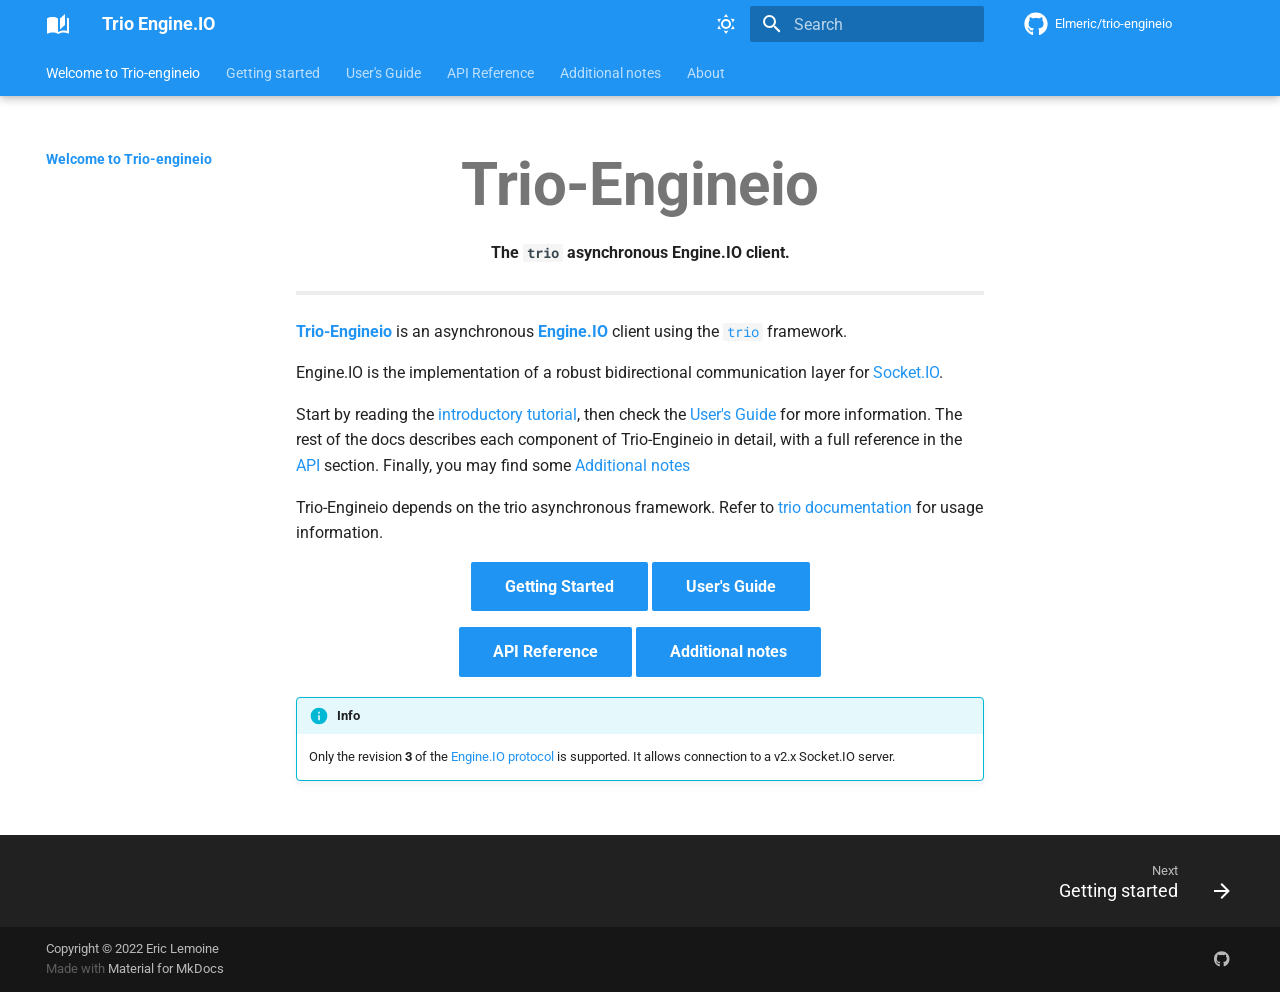
<file: index.html>
<!doctype html>
<html lang="en" class="no-js">
  <head>
    
      <meta charset="utf-8">
      <meta name="viewport" content="width=device-width,initial-scale=1">
      
        <meta name="description" content="An asynchronous Engine.IO client using the trio framework.">
      
      
      
        <link rel="canonical" href="https://Elmeric.github.io/trio-engineio/">
      
      <link rel="icon" href="assets/images/favicon.png">
      <meta name="generator" content="mkdocs-1.4.2, mkdocs-material-8.5.10">
    
    
      
        <title>Trio Engine.IO</title>
      
    
    
      <link rel="stylesheet" href="assets/stylesheets/main.472b142f.min.css">
      
        
        <link rel="stylesheet" href="assets/stylesheets/palette.08040f6c.min.css">
        
      
      

    
    
    
      
        
        
        <link rel="preconnect" href="https://fonts.gstatic.com" crossorigin>
        <link rel="stylesheet" href="https://fonts.googleapis.com/css?family=Roboto:300,300i,400,400i,700,700i%7CRoboto+Mono:400,400i,700,700i&display=fallback">
        <style>:root{--md-text-font:"Roboto";--md-code-font:"Roboto Mono"}</style>
      
    
    
      <link rel="stylesheet" href="assets/_mkdocstrings.css">
    
      <link rel="stylesheet" href="css/extra.css">
    
      <link rel="stylesheet" href="css/material.css">
    
      <link rel="stylesheet" href="css/mkdocstrings.css">
    
    <script>__md_scope=new URL(".",location),__md_hash=e=>[...e].reduce((e,_)=>(e<<5)-e+_.charCodeAt(0),0),__md_get=(e,_=localStorage,t=__md_scope)=>JSON.parse(_.getItem(t.pathname+"."+e)),__md_set=(e,_,t=localStorage,a=__md_scope)=>{try{t.setItem(a.pathname+"."+e,JSON.stringify(_))}catch(e){}}</script>
    
      

    
    
    
  </head>
  
  
    
    
      
    
    
    
    
    <body dir="ltr" data-md-color-scheme="default" data-md-color-primary="blue" data-md-color-accent="purple">
  
    
    
      <script>var palette=__md_get("__palette");if(palette&&"object"==typeof palette.color)for(var key of Object.keys(palette.color))document.body.setAttribute("data-md-color-"+key,palette.color[key])</script>
    
    <input class="md-toggle" data-md-toggle="drawer" type="checkbox" id="__drawer" autocomplete="off">
    <input class="md-toggle" data-md-toggle="search" type="checkbox" id="__search" autocomplete="off">
    <label class="md-overlay" for="__drawer"></label>
    <div data-md-component="skip">
      
        
        <a href="#trio-engineio" class="md-skip">
          Skip to content
        </a>
      
    </div>
    <div data-md-component="announce">
      
    </div>
    
    
      

  

<header class="md-header md-header--lifted" data-md-component="header">
  <nav class="md-header__inner md-grid" aria-label="Header">
    <a href="." title="Trio Engine.IO" class="md-header__button md-logo" aria-label="Trio Engine.IO" data-md-component="logo">
      
  
  <svg xmlns="http://www.w3.org/2000/svg" viewBox="0 0 24 24"><path d="m19 2-5 4.5v11l5-4.5V2M6.5 5C4.55 5 2.45 5.4 1 6.5v14.66c0 .25.25.5.5.5.1 0 .15-.07.25-.07 1.35-.65 3.3-1.09 4.75-1.09 1.95 0 4.05.4 5.5 1.5 1.35-.85 3.8-1.5 5.5-1.5 1.65 0 3.35.31 4.75 1.06.1.05.15.03.25.03.25 0 .5-.25.5-.5V6.5c-.6-.45-1.25-.75-2-1V19c-1.1-.35-2.3-.5-3.5-.5-1.7 0-4.15.65-5.5 1.5V6.5C10.55 5.4 8.45 5 6.5 5Z"/></svg>

    </a>
    <label class="md-header__button md-icon" for="__drawer">
      <svg xmlns="http://www.w3.org/2000/svg" viewBox="0 0 24 24"><path d="M3 6h18v2H3V6m0 5h18v2H3v-2m0 5h18v2H3v-2Z"/></svg>
    </label>
    <div class="md-header__title" data-md-component="header-title">
      <div class="md-header__ellipsis">
        <div class="md-header__topic">
          <span class="md-ellipsis">
            Trio Engine.IO
          </span>
        </div>
        <div class="md-header__topic" data-md-component="header-topic">
          <span class="md-ellipsis">
            
              Welcome to Trio-engineio
            
          </span>
        </div>
      </div>
    </div>
    
      <form class="md-header__option" data-md-component="palette">
        
          
          
          
          <input class="md-option" data-md-color-media="(prefers-color-scheme: light)" data-md-color-scheme="default" data-md-color-primary="blue" data-md-color-accent="purple"  aria-label="Switch to dark mode"  type="radio" name="__palette" id="__palette_1">
          
            <label class="md-header__button md-icon" title="Switch to dark mode" for="__palette_2" hidden>
              <svg xmlns="http://www.w3.org/2000/svg" viewBox="0 0 24 24"><path d="M12 7a5 5 0 0 1 5 5 5 5 0 0 1-5 5 5 5 0 0 1-5-5 5 5 0 0 1 5-5m0 2a3 3 0 0 0-3 3 3 3 0 0 0 3 3 3 3 0 0 0 3-3 3 3 0 0 0-3-3m0-7 2.39 3.42C13.65 5.15 12.84 5 12 5c-.84 0-1.65.15-2.39.42L12 2M3.34 7l4.16-.35A7.2 7.2 0 0 0 5.94 8.5c-.44.74-.69 1.5-.83 2.29L3.34 7m.02 10 1.76-3.77a7.131 7.131 0 0 0 2.38 4.14L3.36 17M20.65 7l-1.77 3.79a7.023 7.023 0 0 0-2.38-4.15l4.15.36m-.01 10-4.14.36c.59-.51 1.12-1.14 1.54-1.86.42-.73.69-1.5.83-2.29L20.64 17M12 22l-2.41-3.44c.74.27 1.55.44 2.41.44.82 0 1.63-.17 2.37-.44L12 22Z"/></svg>
            </label>
          
        
          
          
          
          <input class="md-option" data-md-color-media="(prefers-color-scheme: dark)" data-md-color-scheme="slate" data-md-color-primary="black" data-md-color-accent="lime"  aria-label="Switch to light mode"  type="radio" name="__palette" id="__palette_2">
          
            <label class="md-header__button md-icon" title="Switch to light mode" for="__palette_1" hidden>
              <svg xmlns="http://www.w3.org/2000/svg" viewBox="0 0 24 24"><path d="m17.75 4.09-2.53 1.94.91 3.06-2.63-1.81-2.63 1.81.91-3.06-2.53-1.94L12.44 4l1.06-3 1.06 3 3.19.09m3.5 6.91-1.64 1.25.59 1.98-1.7-1.17-1.7 1.17.59-1.98L15.75 11l2.06-.05L18.5 9l.69 1.95 2.06.05m-2.28 4.95c.83-.08 1.72 1.1 1.19 1.85-.32.45-.66.87-1.08 1.27C15.17 23 8.84 23 4.94 19.07c-3.91-3.9-3.91-10.24 0-14.14.4-.4.82-.76 1.27-1.08.75-.53 1.93.36 1.85 1.19-.27 2.86.69 5.83 2.89 8.02a9.96 9.96 0 0 0 8.02 2.89m-1.64 2.02a12.08 12.08 0 0 1-7.8-3.47c-2.17-2.19-3.33-5-3.49-7.82-2.81 3.14-2.7 7.96.31 10.98 3.02 3.01 7.84 3.12 10.98.31Z"/></svg>
            </label>
          
        
      </form>
    
    
    
      <label class="md-header__button md-icon" for="__search">
        <svg xmlns="http://www.w3.org/2000/svg" viewBox="0 0 24 24"><path d="M9.5 3A6.5 6.5 0 0 1 16 9.5c0 1.61-.59 3.09-1.56 4.23l.27.27h.79l5 5-1.5 1.5-5-5v-.79l-.27-.27A6.516 6.516 0 0 1 9.5 16 6.5 6.5 0 0 1 3 9.5 6.5 6.5 0 0 1 9.5 3m0 2C7 5 5 7 5 9.5S7 14 9.5 14 14 12 14 9.5 12 5 9.5 5Z"/></svg>
      </label>
      <div class="md-search" data-md-component="search" role="dialog">
  <label class="md-search__overlay" for="__search"></label>
  <div class="md-search__inner" role="search">
    <form class="md-search__form" name="search">
      <input type="text" class="md-search__input" name="query" aria-label="Search" placeholder="Search" autocapitalize="off" autocorrect="off" autocomplete="off" spellcheck="false" data-md-component="search-query" required>
      <label class="md-search__icon md-icon" for="__search">
        <svg xmlns="http://www.w3.org/2000/svg" viewBox="0 0 24 24"><path d="M9.5 3A6.5 6.5 0 0 1 16 9.5c0 1.61-.59 3.09-1.56 4.23l.27.27h.79l5 5-1.5 1.5-5-5v-.79l-.27-.27A6.516 6.516 0 0 1 9.5 16 6.5 6.5 0 0 1 3 9.5 6.5 6.5 0 0 1 9.5 3m0 2C7 5 5 7 5 9.5S7 14 9.5 14 14 12 14 9.5 12 5 9.5 5Z"/></svg>
        <svg xmlns="http://www.w3.org/2000/svg" viewBox="0 0 24 24"><path d="M20 11v2H8l5.5 5.5-1.42 1.42L4.16 12l7.92-7.92L13.5 5.5 8 11h12Z"/></svg>
      </label>
      <nav class="md-search__options" aria-label="Search">
        
        <button type="reset" class="md-search__icon md-icon" title="Clear" aria-label="Clear" tabindex="-1">
          <svg xmlns="http://www.w3.org/2000/svg" viewBox="0 0 24 24"><path d="M19 6.41 17.59 5 12 10.59 6.41 5 5 6.41 10.59 12 5 17.59 6.41 19 12 13.41 17.59 19 19 17.59 13.41 12 19 6.41Z"/></svg>
        </button>
      </nav>
      
    </form>
    <div class="md-search__output">
      <div class="md-search__scrollwrap" data-md-scrollfix>
        <div class="md-search-result" data-md-component="search-result">
          <div class="md-search-result__meta">
            Initializing search
          </div>
          <ol class="md-search-result__list"></ol>
        </div>
      </div>
    </div>
  </div>
</div>
    
    
      <div class="md-header__source">
        <a href="https://github.com/Elmeric/trio-engineio" title="Go to repository" class="md-source" data-md-component="source">
  <div class="md-source__icon md-icon">
    
    <svg xmlns="http://www.w3.org/2000/svg" viewBox="0 0 496 512"><!--! Font Awesome Free 6.2.0 by @fontawesome - https://fontawesome.com License - https://fontawesome.com/license/free (Icons: CC BY 4.0, Fonts: SIL OFL 1.1, Code: MIT License) Copyright 2022 Fonticons, Inc.--><path d="M165.9 397.4c0 2-2.3 3.6-5.2 3.6-3.3.3-5.6-1.3-5.6-3.6 0-2 2.3-3.6 5.2-3.6 3-.3 5.6 1.3 5.6 3.6zm-31.1-4.5c-.7 2 1.3 4.3 4.3 4.9 2.6 1 5.6 0 6.2-2s-1.3-4.3-4.3-5.2c-2.6-.7-5.5.3-6.2 2.3zm44.2-1.7c-2.9.7-4.9 2.6-4.6 4.9.3 2 2.9 3.3 5.9 2.6 2.9-.7 4.9-2.6 4.6-4.6-.3-1.9-3-3.2-5.9-2.9zM244.8 8C106.1 8 0 113.3 0 252c0 110.9 69.8 205.8 169.5 239.2 12.8 2.3 17.3-5.6 17.3-12.1 0-6.2-.3-40.4-.3-61.4 0 0-70 15-84.7-29.8 0 0-11.4-29.1-27.8-36.6 0 0-22.9-15.7 1.6-15.4 0 0 24.9 2 38.6 25.8 21.9 38.6 58.6 27.5 72.9 20.9 2.3-16 8.8-27.1 16-33.7-55.9-6.2-112.3-14.3-112.3-110.5 0-27.5 7.6-41.3 23.6-58.9-2.6-6.5-11.1-33.3 2.6-67.9 20.9-6.5 69 27 69 27 20-5.6 41.5-8.5 62.8-8.5s42.8 2.9 62.8 8.5c0 0 48.1-33.6 69-27 13.7 34.7 5.2 61.4 2.6 67.9 16 17.7 25.8 31.5 25.8 58.9 0 96.5-58.9 104.2-114.8 110.5 9.2 7.9 17 22.9 17 46.4 0 33.7-.3 75.4-.3 83.6 0 6.5 4.6 14.4 17.3 12.1C428.2 457.8 496 362.9 496 252 496 113.3 383.5 8 244.8 8zM97.2 352.9c-1.3 1-1 3.3.7 5.2 1.6 1.6 3.9 2.3 5.2 1 1.3-1 1-3.3-.7-5.2-1.6-1.6-3.9-2.3-5.2-1zm-10.8-8.1c-.7 1.3.3 2.9 2.3 3.9 1.6 1 3.6.7 4.3-.7.7-1.3-.3-2.9-2.3-3.9-2-.6-3.6-.3-4.3.7zm32.4 35.6c-1.6 1.3-1 4.3 1.3 6.2 2.3 2.3 5.2 2.6 6.5 1 1.3-1.3.7-4.3-1.3-6.2-2.2-2.3-5.2-2.6-6.5-1zm-11.4-14.7c-1.6 1-1.6 3.6 0 5.9 1.6 2.3 4.3 3.3 5.6 2.3 1.6-1.3 1.6-3.9 0-6.2-1.4-2.3-4-3.3-5.6-2z"/></svg>
  </div>
  <div class="md-source__repository">
    Elmeric/trio-engineio
  </div>
</a>
      </div>
    
  </nav>
  
    
      
<nav class="md-tabs" aria-label="Tabs" data-md-component="tabs">
  <div class="md-tabs__inner md-grid">
    <ul class="md-tabs__list">
      
        
  
  
    
  


  <li class="md-tabs__item">
    <a href="." class="md-tabs__link md-tabs__link--active">
      Welcome to Trio-engineio
    </a>
  </li>

      
        
  
  


  <li class="md-tabs__item">
    <a href="tutorials/" class="md-tabs__link">
      Getting started
    </a>
  </li>

      
        
  
  


  <li class="md-tabs__item">
    <a href="how-to-guides/" class="md-tabs__link">
      User's Guide
    </a>
  </li>

      
        
  
  


  <li class="md-tabs__item">
    <a href="reference/" class="md-tabs__link">
      API Reference
    </a>
  </li>

      
        
  
  


  <li class="md-tabs__item">
    <a href="explanation/" class="md-tabs__link">
      Additional notes
    </a>
  </li>

      
        
  
  


  
  
  
    <li class="md-tabs__item">
      <a href="changelog/" class="md-tabs__link">
        About
      </a>
    </li>
  

      
    </ul>
  </div>
</nav>
    
  
</header>
    
    <div class="md-container" data-md-component="container">
      
      
        
      
      <main class="md-main" data-md-component="main">
        <div class="md-main__inner md-grid">
          
            
              
              <div class="md-sidebar md-sidebar--primary" data-md-component="sidebar" data-md-type="navigation" >
                <div class="md-sidebar__scrollwrap">
                  <div class="md-sidebar__inner">
                    

  


<nav class="md-nav md-nav--primary md-nav--lifted" aria-label="Navigation" data-md-level="0">
  <label class="md-nav__title" for="__drawer">
    <a href="." title="Trio Engine.IO" class="md-nav__button md-logo" aria-label="Trio Engine.IO" data-md-component="logo">
      
  
  <svg xmlns="http://www.w3.org/2000/svg" viewBox="0 0 24 24"><path d="m19 2-5 4.5v11l5-4.5V2M6.5 5C4.55 5 2.45 5.4 1 6.5v14.66c0 .25.25.5.5.5.1 0 .15-.07.25-.07 1.35-.65 3.3-1.09 4.75-1.09 1.95 0 4.05.4 5.5 1.5 1.35-.85 3.8-1.5 5.5-1.5 1.65 0 3.35.31 4.75 1.06.1.05.15.03.25.03.25 0 .5-.25.5-.5V6.5c-.6-.45-1.25-.75-2-1V19c-1.1-.35-2.3-.5-3.5-.5-1.7 0-4.15.65-5.5 1.5V6.5C10.55 5.4 8.45 5 6.5 5Z"/></svg>

    </a>
    Trio Engine.IO
  </label>
  
    <div class="md-nav__source">
      <a href="https://github.com/Elmeric/trio-engineio" title="Go to repository" class="md-source" data-md-component="source">
  <div class="md-source__icon md-icon">
    
    <svg xmlns="http://www.w3.org/2000/svg" viewBox="0 0 496 512"><!--! Font Awesome Free 6.2.0 by @fontawesome - https://fontawesome.com License - https://fontawesome.com/license/free (Icons: CC BY 4.0, Fonts: SIL OFL 1.1, Code: MIT License) Copyright 2022 Fonticons, Inc.--><path d="M165.9 397.4c0 2-2.3 3.6-5.2 3.6-3.3.3-5.6-1.3-5.6-3.6 0-2 2.3-3.6 5.2-3.6 3-.3 5.6 1.3 5.6 3.6zm-31.1-4.5c-.7 2 1.3 4.3 4.3 4.9 2.6 1 5.6 0 6.2-2s-1.3-4.3-4.3-5.2c-2.6-.7-5.5.3-6.2 2.3zm44.2-1.7c-2.9.7-4.9 2.6-4.6 4.9.3 2 2.9 3.3 5.9 2.6 2.9-.7 4.9-2.6 4.6-4.6-.3-1.9-3-3.2-5.9-2.9zM244.8 8C106.1 8 0 113.3 0 252c0 110.9 69.8 205.8 169.5 239.2 12.8 2.3 17.3-5.6 17.3-12.1 0-6.2-.3-40.4-.3-61.4 0 0-70 15-84.7-29.8 0 0-11.4-29.1-27.8-36.6 0 0-22.9-15.7 1.6-15.4 0 0 24.9 2 38.6 25.8 21.9 38.6 58.6 27.5 72.9 20.9 2.3-16 8.8-27.1 16-33.7-55.9-6.2-112.3-14.3-112.3-110.5 0-27.5 7.6-41.3 23.6-58.9-2.6-6.5-11.1-33.3 2.6-67.9 20.9-6.5 69 27 69 27 20-5.6 41.5-8.5 62.8-8.5s42.8 2.9 62.8 8.5c0 0 48.1-33.6 69-27 13.7 34.7 5.2 61.4 2.6 67.9 16 17.7 25.8 31.5 25.8 58.9 0 96.5-58.9 104.2-114.8 110.5 9.2 7.9 17 22.9 17 46.4 0 33.7-.3 75.4-.3 83.6 0 6.5 4.6 14.4 17.3 12.1C428.2 457.8 496 362.9 496 252 496 113.3 383.5 8 244.8 8zM97.2 352.9c-1.3 1-1 3.3.7 5.2 1.6 1.6 3.9 2.3 5.2 1 1.3-1 1-3.3-.7-5.2-1.6-1.6-3.9-2.3-5.2-1zm-10.8-8.1c-.7 1.3.3 2.9 2.3 3.9 1.6 1 3.6.7 4.3-.7.7-1.3-.3-2.9-2.3-3.9-2-.6-3.6-.3-4.3.7zm32.4 35.6c-1.6 1.3-1 4.3 1.3 6.2 2.3 2.3 5.2 2.6 6.5 1 1.3-1.3.7-4.3-1.3-6.2-2.2-2.3-5.2-2.6-6.5-1zm-11.4-14.7c-1.6 1-1.6 3.6 0 5.9 1.6 2.3 4.3 3.3 5.6 2.3 1.6-1.3 1.6-3.9 0-6.2-1.4-2.3-4-3.3-5.6-2z"/></svg>
  </div>
  <div class="md-source__repository">
    Elmeric/trio-engineio
  </div>
</a>
    </div>
  
  <ul class="md-nav__list" data-md-scrollfix>
    
      
      
      

  
  
    
  
  
    <li class="md-nav__item md-nav__item--active">
      
      <input class="md-nav__toggle md-toggle" data-md-toggle="toc" type="checkbox" id="__toc">
      
      
        
      
      
      <a href="." class="md-nav__link md-nav__link--active">
        Welcome to Trio-engineio
      </a>
      
    </li>
  

    
      
      
      

  
  
  
    <li class="md-nav__item">
      <a href="tutorials/" class="md-nav__link">
        Getting started
      </a>
    </li>
  

    
      
      
      

  
  
  
    <li class="md-nav__item">
      <a href="how-to-guides/" class="md-nav__link">
        User's Guide
      </a>
    </li>
  

    
      
      
      

  
  
  
    <li class="md-nav__item">
      <a href="reference/" class="md-nav__link">
        API Reference
      </a>
    </li>
  

    
      
      
      

  
  
  
    <li class="md-nav__item">
      <a href="explanation/" class="md-nav__link">
        Additional notes
      </a>
    </li>
  

    
      
      
      

  
  
  
    
    <li class="md-nav__item md-nav__item--nested">
      
      
        <input class="md-nav__toggle md-toggle" data-md-toggle="__nav_6" type="checkbox" id="__nav_6" >
      
      
      
      
        <label class="md-nav__link" for="__nav_6">
          About
          <span class="md-nav__icon md-icon"></span>
        </label>
      
      <nav class="md-nav" aria-label="About" data-md-level="1">
        <label class="md-nav__title" for="__nav_6">
          <span class="md-nav__icon md-icon"></span>
          About
        </label>
        <ul class="md-nav__list" data-md-scrollfix>
          
            
              
  
  
  
    <li class="md-nav__item">
      <a href="changelog/" class="md-nav__link">
        Changelog
      </a>
    </li>
  

            
          
            
              
  
  
  
    <li class="md-nav__item">
      <a href="credits/" class="md-nav__link">
        Credits
      </a>
    </li>
  

            
          
            
              
  
  
  
    <li class="md-nav__item">
      <a href="license/" class="md-nav__link">
        License
      </a>
    </li>
  

            
          
        </ul>
      </nav>
    </li>
  

    
  </ul>
</nav>
                  </div>
                </div>
              </div>
            
            
              
              <div class="md-sidebar md-sidebar--secondary" data-md-component="sidebar" data-md-type="toc" >
                <div class="md-sidebar__scrollwrap">
                  <div class="md-sidebar__inner">
                    

<nav class="md-nav md-nav--secondary" aria-label="Table of contents">
  
  
  
    
  
  
</nav>
                  </div>
                </div>
              </div>
            
          
          
            <div class="md-content" data-md-component="content">
              <article class="md-content__inner md-typeset">
                
                  

  <a href="https://github.com/Elmeric/trio-engineio/edit/master/docs/index.md" title="Edit this page" class="md-content__button md-icon">
    
    <svg xmlns="http://www.w3.org/2000/svg" viewBox="0 0 24 24"><path d="M20.71 7.04c.39-.39.39-1.04 0-1.41l-2.34-2.34c-.37-.39-1.02-.39-1.41 0l-1.84 1.83 3.75 3.75M3 17.25V21h3.75L17.81 9.93l-3.75-3.75L3 17.25Z"/></svg>
  </a>


<h1 id="trio-engineio"><strong>Trio-Engineio</strong><a class="headerlink" href="#trio-engineio" title="Permanent link">☛</a></h1>
<p><strong>The <code>trio</code> asynchronous Engine.IO client.</strong></p>
<hr />
<p><strong><a href="https://github.com/Elmeric/trio-engineio">Trio-Engineio</a></strong> is an asynchronous <strong><a href="https://github.com/socketio/engine.io">Engine.IO</a></strong> client using the <a href="https://trio.readthedocs.io/en/stable"><code>trio</code></a>
framework.</p>
<p>Engine.IO is the implementation of a robust bidirectional communication layer for
<a href="https://socket.io/docs/v2/">Socket.IO</a>.</p>
<p>Start by reading the <a href="tutorials/">introductory tutorial</a>, then check the
<a href="how-to-guides/">User's Guide</a> for more information.
The rest of the docs describes each component of Trio-Engineio in detail, with a full
reference in the <a href="reference/">API</a> section.
Finally, you may find some <a href="explanation/">Additional notes</a></p>
<p>Trio-Engineio depends on the trio asynchronous framework.
Refer to <a href="https://trio.readthedocs.io/en/stable">trio documentation</a> for usage information. </p>
<div align="center">
<p><a align="center" class="md-button md-button--primary" href="tutorials/">Getting Started</a>
<a align="center" class="md-button md-button--primary" href="how-to-guides/">User's Guide</a></p>
</div>
<div align="center">
<p><a align="center" class="md-button md-button--primary" href="reference/">API Reference</a>
<a align="center" class="md-button md-button--primary" href="explanation/">Additional notes</a></p>
</div>
<div class="admonition info">
<p class="admonition-title">Info</p>
<p>Only the revision <strong>3</strong> of the <a href="https://github.com/socketio/engine.io-protocol/tree/v3">Engine.IO protocol</a>
is supported. It allows connection to a v2.x Socket.IO server.</p>
</div>





                
              </article>
            </div>
          
          
        </div>
        
          <a href="#" class="md-top md-icon" data-md-component="top" hidden>
            <svg xmlns="http://www.w3.org/2000/svg" viewBox="0 0 24 24"><path d="M13 20h-2V8l-5.5 5.5-1.42-1.42L12 4.16l7.92 7.92-1.42 1.42L13 8v12Z"/></svg>
            Back to top
          </a>
        
      </main>
      
        <footer class="md-footer">
  
    
    <nav class="md-footer__inner md-grid" aria-label="Footer" >
      
      
        
        <a href="tutorials/" class="md-footer__link md-footer__link--next" aria-label="Next: Getting started" rel="next">
          <div class="md-footer__title">
            <div class="md-ellipsis">
              <span class="md-footer__direction">
                Next
              </span>
              Getting started
            </div>
          </div>
          <div class="md-footer__button md-icon">
            <svg xmlns="http://www.w3.org/2000/svg" viewBox="0 0 24 24"><path d="M4 11v2h12l-5.5 5.5 1.42 1.42L19.84 12l-7.92-7.92L10.5 5.5 16 11H4Z"/></svg>
          </div>
        </a>
      
    </nav>
  
  <div class="md-footer-meta md-typeset">
    <div class="md-footer-meta__inner md-grid">
      <div class="md-copyright">
  
    <div class="md-copyright__highlight">
      Copyright &copy; 2022 Eric Lemoine
    </div>
  
  
    Made with
    <a href="https://squidfunk.github.io/mkdocs-material/" target="_blank" rel="noopener">
      Material for MkDocs
    </a>
  
</div>
      
        <div class="md-social">
  
    
    
      
      
    
    <a href="https://github.com/Elmeric" target="_blank" rel="noopener" title="github.com" class="md-social__link">
      <svg xmlns="http://www.w3.org/2000/svg" viewBox="0 0 496 512"><!--! Font Awesome Free 6.2.0 by @fontawesome - https://fontawesome.com License - https://fontawesome.com/license/free (Icons: CC BY 4.0, Fonts: SIL OFL 1.1, Code: MIT License) Copyright 2022 Fonticons, Inc.--><path d="M165.9 397.4c0 2-2.3 3.6-5.2 3.6-3.3.3-5.6-1.3-5.6-3.6 0-2 2.3-3.6 5.2-3.6 3-.3 5.6 1.3 5.6 3.6zm-31.1-4.5c-.7 2 1.3 4.3 4.3 4.9 2.6 1 5.6 0 6.2-2s-1.3-4.3-4.3-5.2c-2.6-.7-5.5.3-6.2 2.3zm44.2-1.7c-2.9.7-4.9 2.6-4.6 4.9.3 2 2.9 3.3 5.9 2.6 2.9-.7 4.9-2.6 4.6-4.6-.3-1.9-3-3.2-5.9-2.9zM244.8 8C106.1 8 0 113.3 0 252c0 110.9 69.8 205.8 169.5 239.2 12.8 2.3 17.3-5.6 17.3-12.1 0-6.2-.3-40.4-.3-61.4 0 0-70 15-84.7-29.8 0 0-11.4-29.1-27.8-36.6 0 0-22.9-15.7 1.6-15.4 0 0 24.9 2 38.6 25.8 21.9 38.6 58.6 27.5 72.9 20.9 2.3-16 8.8-27.1 16-33.7-55.9-6.2-112.3-14.3-112.3-110.5 0-27.5 7.6-41.3 23.6-58.9-2.6-6.5-11.1-33.3 2.6-67.9 20.9-6.5 69 27 69 27 20-5.6 41.5-8.5 62.8-8.5s42.8 2.9 62.8 8.5c0 0 48.1-33.6 69-27 13.7 34.7 5.2 61.4 2.6 67.9 16 17.7 25.8 31.5 25.8 58.9 0 96.5-58.9 104.2-114.8 110.5 9.2 7.9 17 22.9 17 46.4 0 33.7-.3 75.4-.3 83.6 0 6.5 4.6 14.4 17.3 12.1C428.2 457.8 496 362.9 496 252 496 113.3 383.5 8 244.8 8zM97.2 352.9c-1.3 1-1 3.3.7 5.2 1.6 1.6 3.9 2.3 5.2 1 1.3-1 1-3.3-.7-5.2-1.6-1.6-3.9-2.3-5.2-1zm-10.8-8.1c-.7 1.3.3 2.9 2.3 3.9 1.6 1 3.6.7 4.3-.7.7-1.3-.3-2.9-2.3-3.9-2-.6-3.6-.3-4.3.7zm32.4 35.6c-1.6 1.3-1 4.3 1.3 6.2 2.3 2.3 5.2 2.6 6.5 1 1.3-1.3.7-4.3-1.3-6.2-2.2-2.3-5.2-2.6-6.5-1zm-11.4-14.7c-1.6 1-1.6 3.6 0 5.9 1.6 2.3 4.3 3.3 5.6 2.3 1.6-1.3 1.6-3.9 0-6.2-1.4-2.3-4-3.3-5.6-2z"/></svg>
    </a>
  
</div>
      
    </div>
  </div>
</footer>
      
    </div>
    <div class="md-dialog" data-md-component="dialog">
      <div class="md-dialog__inner md-typeset"></div>
    </div>
    
    <script id="__config" type="application/json">{"base": ".", "features": ["navigation.tabs", "navigation.tabs.sticky", "navigation.top"], "search": "assets/javascripts/workers/search.16e2a7d4.min.js", "translations": {"clipboard.copied": "Copied to clipboard", "clipboard.copy": "Copy to clipboard", "search.config.lang": "en", "search.config.pipeline": "trimmer, stopWordFilter", "search.config.separator": "[\\s\\-]+", "search.placeholder": "Search", "search.result.more.one": "1 more on this page", "search.result.more.other": "# more on this page", "search.result.none": "No matching documents", "search.result.one": "1 matching document", "search.result.other": "# matching documents", "search.result.placeholder": "Type to start searching", "search.result.term.missing": "Missing", "select.version.title": "Select version"}}</script>
    
    
      <script src="assets/javascripts/bundle.d6c3db9e.min.js"></script>
      
    
  </body>
</html>
</file>
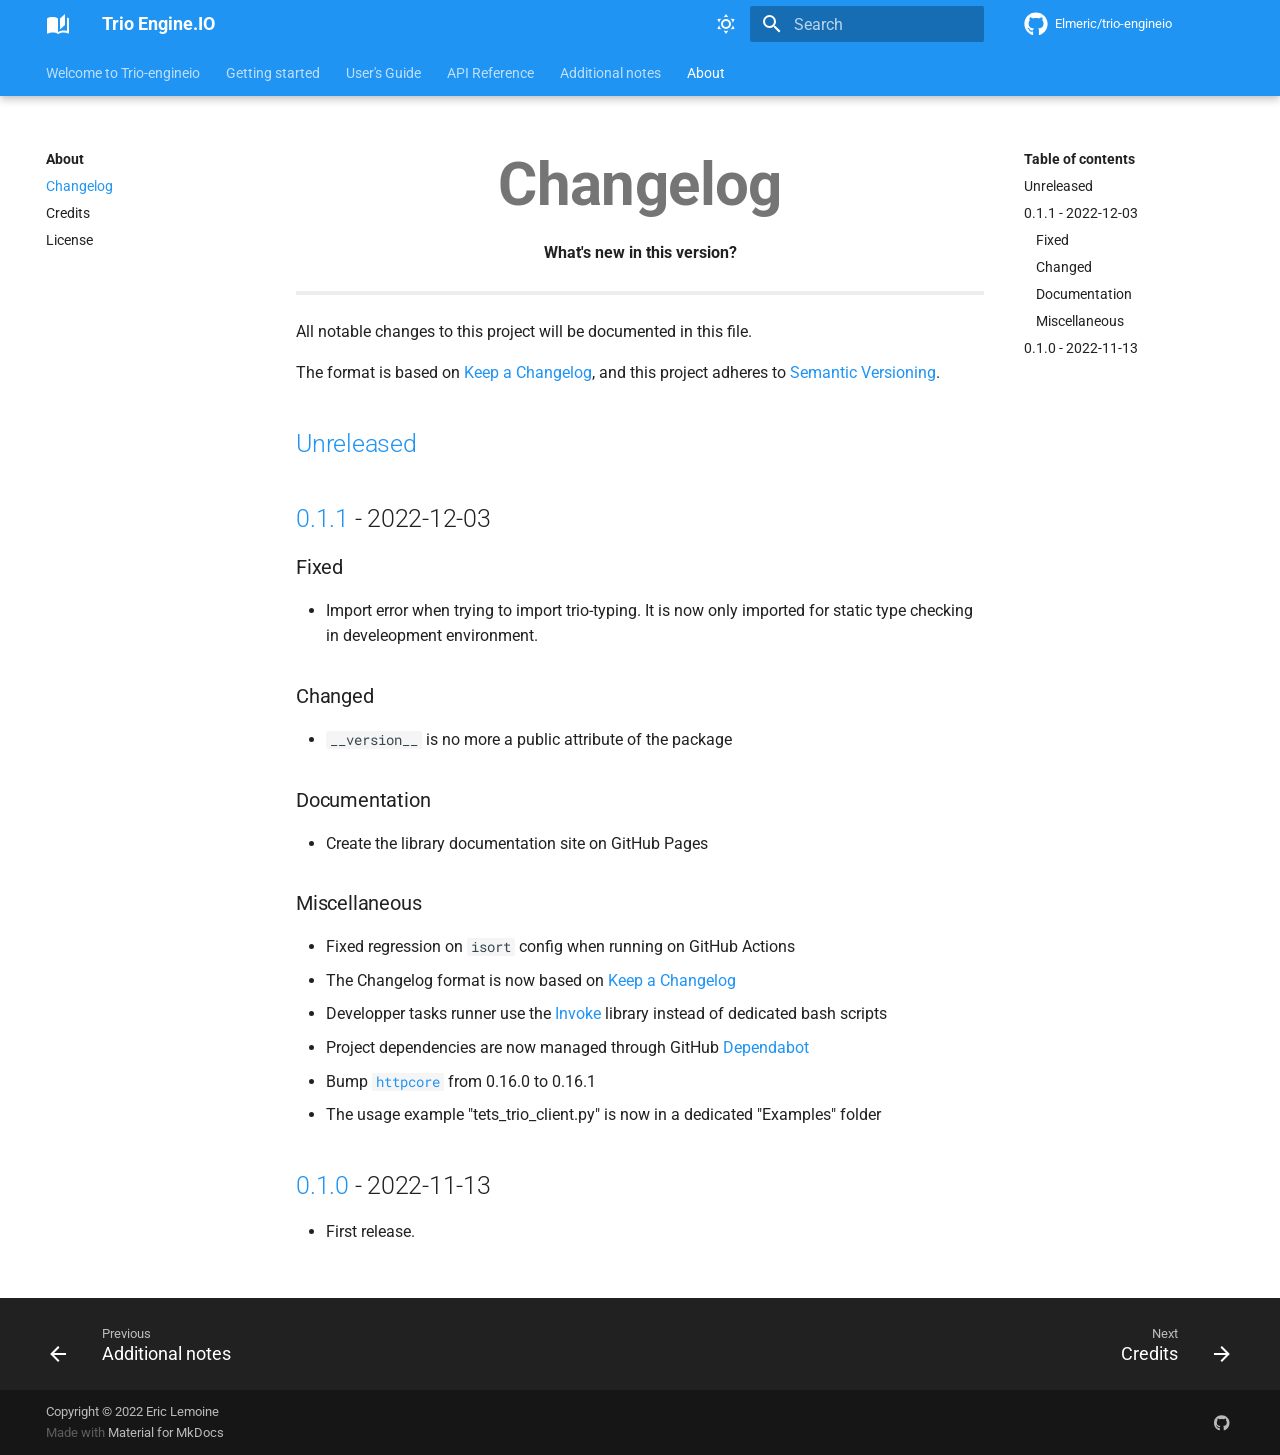
<file: changelog/index.html>
<!doctype html>
<html lang="en" class="no-js">
  <head>
    
      <meta charset="utf-8">
      <meta name="viewport" content="width=device-width,initial-scale=1">
      
        <meta name="description" content="An asynchronous Engine.IO client using the trio framework.">
      
      
      
        <link rel="canonical" href="https://Elmeric.github.io/trio-engineio/changelog/">
      
      <link rel="icon" href="../assets/images/favicon.png">
      <meta name="generator" content="mkdocs-1.4.2, mkdocs-material-8.5.10">
    
    
      
        <title>Changelog - Trio Engine.IO</title>
      
    
    
      <link rel="stylesheet" href="../assets/stylesheets/main.472b142f.min.css">
      
        
        <link rel="stylesheet" href="../assets/stylesheets/palette.08040f6c.min.css">
        
      
      

    
    
    
      
        
        
        <link rel="preconnect" href="https://fonts.gstatic.com" crossorigin>
        <link rel="stylesheet" href="https://fonts.googleapis.com/css?family=Roboto:300,300i,400,400i,700,700i%7CRoboto+Mono:400,400i,700,700i&display=fallback">
        <style>:root{--md-text-font:"Roboto";--md-code-font:"Roboto Mono"}</style>
      
    
    
      <link rel="stylesheet" href="../assets/_mkdocstrings.css">
    
      <link rel="stylesheet" href="../css/extra.css">
    
      <link rel="stylesheet" href="../css/material.css">
    
      <link rel="stylesheet" href="../css/mkdocstrings.css">
    
    <script>__md_scope=new URL("..",location),__md_hash=e=>[...e].reduce((e,_)=>(e<<5)-e+_.charCodeAt(0),0),__md_get=(e,_=localStorage,t=__md_scope)=>JSON.parse(_.getItem(t.pathname+"."+e)),__md_set=(e,_,t=localStorage,a=__md_scope)=>{try{t.setItem(a.pathname+"."+e,JSON.stringify(_))}catch(e){}}</script>
    
      

    
    
    
  </head>
  
  
    
    
      
    
    
    
    
    <body dir="ltr" data-md-color-scheme="default" data-md-color-primary="blue" data-md-color-accent="purple">
  
    
    
      <script>var palette=__md_get("__palette");if(palette&&"object"==typeof palette.color)for(var key of Object.keys(palette.color))document.body.setAttribute("data-md-color-"+key,palette.color[key])</script>
    
    <input class="md-toggle" data-md-toggle="drawer" type="checkbox" id="__drawer" autocomplete="off">
    <input class="md-toggle" data-md-toggle="search" type="checkbox" id="__search" autocomplete="off">
    <label class="md-overlay" for="__drawer"></label>
    <div data-md-component="skip">
      
        
        <a href="#changelog" class="md-skip">
          Skip to content
        </a>
      
    </div>
    <div data-md-component="announce">
      
    </div>
    
    
      

  

<header class="md-header md-header--lifted" data-md-component="header">
  <nav class="md-header__inner md-grid" aria-label="Header">
    <a href=".." title="Trio Engine.IO" class="md-header__button md-logo" aria-label="Trio Engine.IO" data-md-component="logo">
      
  
  <svg xmlns="http://www.w3.org/2000/svg" viewBox="0 0 24 24"><path d="m19 2-5 4.5v11l5-4.5V2M6.5 5C4.55 5 2.45 5.4 1 6.5v14.66c0 .25.25.5.5.5.1 0 .15-.07.25-.07 1.35-.65 3.3-1.09 4.75-1.09 1.95 0 4.05.4 5.5 1.5 1.35-.85 3.8-1.5 5.5-1.5 1.65 0 3.35.31 4.75 1.06.1.05.15.03.25.03.25 0 .5-.25.5-.5V6.5c-.6-.45-1.25-.75-2-1V19c-1.1-.35-2.3-.5-3.5-.5-1.7 0-4.15.65-5.5 1.5V6.5C10.55 5.4 8.45 5 6.5 5Z"/></svg>

    </a>
    <label class="md-header__button md-icon" for="__drawer">
      <svg xmlns="http://www.w3.org/2000/svg" viewBox="0 0 24 24"><path d="M3 6h18v2H3V6m0 5h18v2H3v-2m0 5h18v2H3v-2Z"/></svg>
    </label>
    <div class="md-header__title" data-md-component="header-title">
      <div class="md-header__ellipsis">
        <div class="md-header__topic">
          <span class="md-ellipsis">
            Trio Engine.IO
          </span>
        </div>
        <div class="md-header__topic" data-md-component="header-topic">
          <span class="md-ellipsis">
            
              Changelog
            
          </span>
        </div>
      </div>
    </div>
    
      <form class="md-header__option" data-md-component="palette">
        
          
          
          
          <input class="md-option" data-md-color-media="(prefers-color-scheme: light)" data-md-color-scheme="default" data-md-color-primary="blue" data-md-color-accent="purple"  aria-label="Switch to dark mode"  type="radio" name="__palette" id="__palette_1">
          
            <label class="md-header__button md-icon" title="Switch to dark mode" for="__palette_2" hidden>
              <svg xmlns="http://www.w3.org/2000/svg" viewBox="0 0 24 24"><path d="M12 7a5 5 0 0 1 5 5 5 5 0 0 1-5 5 5 5 0 0 1-5-5 5 5 0 0 1 5-5m0 2a3 3 0 0 0-3 3 3 3 0 0 0 3 3 3 3 0 0 0 3-3 3 3 0 0 0-3-3m0-7 2.39 3.42C13.65 5.15 12.84 5 12 5c-.84 0-1.65.15-2.39.42L12 2M3.34 7l4.16-.35A7.2 7.2 0 0 0 5.94 8.5c-.44.74-.69 1.5-.83 2.29L3.34 7m.02 10 1.76-3.77a7.131 7.131 0 0 0 2.38 4.14L3.36 17M20.65 7l-1.77 3.79a7.023 7.023 0 0 0-2.38-4.15l4.15.36m-.01 10-4.14.36c.59-.51 1.12-1.14 1.54-1.86.42-.73.69-1.5.83-2.29L20.64 17M12 22l-2.41-3.44c.74.27 1.55.44 2.41.44.82 0 1.63-.17 2.37-.44L12 22Z"/></svg>
            </label>
          
        
          
          
          
          <input class="md-option" data-md-color-media="(prefers-color-scheme: dark)" data-md-color-scheme="slate" data-md-color-primary="black" data-md-color-accent="lime"  aria-label="Switch to light mode"  type="radio" name="__palette" id="__palette_2">
          
            <label class="md-header__button md-icon" title="Switch to light mode" for="__palette_1" hidden>
              <svg xmlns="http://www.w3.org/2000/svg" viewBox="0 0 24 24"><path d="m17.75 4.09-2.53 1.94.91 3.06-2.63-1.81-2.63 1.81.91-3.06-2.53-1.94L12.44 4l1.06-3 1.06 3 3.19.09m3.5 6.91-1.64 1.25.59 1.98-1.7-1.17-1.7 1.17.59-1.98L15.75 11l2.06-.05L18.5 9l.69 1.95 2.06.05m-2.28 4.95c.83-.08 1.72 1.1 1.19 1.85-.32.45-.66.87-1.08 1.27C15.17 23 8.84 23 4.94 19.07c-3.91-3.9-3.91-10.24 0-14.14.4-.4.82-.76 1.27-1.08.75-.53 1.93.36 1.85 1.19-.27 2.86.69 5.83 2.89 8.02a9.96 9.96 0 0 0 8.02 2.89m-1.64 2.02a12.08 12.08 0 0 1-7.8-3.47c-2.17-2.19-3.33-5-3.49-7.82-2.81 3.14-2.7 7.96.31 10.98 3.02 3.01 7.84 3.12 10.98.31Z"/></svg>
            </label>
          
        
      </form>
    
    
    
      <label class="md-header__button md-icon" for="__search">
        <svg xmlns="http://www.w3.org/2000/svg" viewBox="0 0 24 24"><path d="M9.5 3A6.5 6.5 0 0 1 16 9.5c0 1.61-.59 3.09-1.56 4.23l.27.27h.79l5 5-1.5 1.5-5-5v-.79l-.27-.27A6.516 6.516 0 0 1 9.5 16 6.5 6.5 0 0 1 3 9.5 6.5 6.5 0 0 1 9.5 3m0 2C7 5 5 7 5 9.5S7 14 9.5 14 14 12 14 9.5 12 5 9.5 5Z"/></svg>
      </label>
      <div class="md-search" data-md-component="search" role="dialog">
  <label class="md-search__overlay" for="__search"></label>
  <div class="md-search__inner" role="search">
    <form class="md-search__form" name="search">
      <input type="text" class="md-search__input" name="query" aria-label="Search" placeholder="Search" autocapitalize="off" autocorrect="off" autocomplete="off" spellcheck="false" data-md-component="search-query" required>
      <label class="md-search__icon md-icon" for="__search">
        <svg xmlns="http://www.w3.org/2000/svg" viewBox="0 0 24 24"><path d="M9.5 3A6.5 6.5 0 0 1 16 9.5c0 1.61-.59 3.09-1.56 4.23l.27.27h.79l5 5-1.5 1.5-5-5v-.79l-.27-.27A6.516 6.516 0 0 1 9.5 16 6.5 6.5 0 0 1 3 9.5 6.5 6.5 0 0 1 9.5 3m0 2C7 5 5 7 5 9.5S7 14 9.5 14 14 12 14 9.5 12 5 9.5 5Z"/></svg>
        <svg xmlns="http://www.w3.org/2000/svg" viewBox="0 0 24 24"><path d="M20 11v2H8l5.5 5.5-1.42 1.42L4.16 12l7.92-7.92L13.5 5.5 8 11h12Z"/></svg>
      </label>
      <nav class="md-search__options" aria-label="Search">
        
        <button type="reset" class="md-search__icon md-icon" title="Clear" aria-label="Clear" tabindex="-1">
          <svg xmlns="http://www.w3.org/2000/svg" viewBox="0 0 24 24"><path d="M19 6.41 17.59 5 12 10.59 6.41 5 5 6.41 10.59 12 5 17.59 6.41 19 12 13.41 17.59 19 19 17.59 13.41 12 19 6.41Z"/></svg>
        </button>
      </nav>
      
    </form>
    <div class="md-search__output">
      <div class="md-search__scrollwrap" data-md-scrollfix>
        <div class="md-search-result" data-md-component="search-result">
          <div class="md-search-result__meta">
            Initializing search
          </div>
          <ol class="md-search-result__list"></ol>
        </div>
      </div>
    </div>
  </div>
</div>
    
    
      <div class="md-header__source">
        <a href="https://github.com/Elmeric/trio-engineio" title="Go to repository" class="md-source" data-md-component="source">
  <div class="md-source__icon md-icon">
    
    <svg xmlns="http://www.w3.org/2000/svg" viewBox="0 0 496 512"><!--! Font Awesome Free 6.2.0 by @fontawesome - https://fontawesome.com License - https://fontawesome.com/license/free (Icons: CC BY 4.0, Fonts: SIL OFL 1.1, Code: MIT License) Copyright 2022 Fonticons, Inc.--><path d="M165.9 397.4c0 2-2.3 3.6-5.2 3.6-3.3.3-5.6-1.3-5.6-3.6 0-2 2.3-3.6 5.2-3.6 3-.3 5.6 1.3 5.6 3.6zm-31.1-4.5c-.7 2 1.3 4.3 4.3 4.9 2.6 1 5.6 0 6.2-2s-1.3-4.3-4.3-5.2c-2.6-.7-5.5.3-6.2 2.3zm44.2-1.7c-2.9.7-4.9 2.6-4.6 4.9.3 2 2.9 3.3 5.9 2.6 2.9-.7 4.9-2.6 4.6-4.6-.3-1.9-3-3.2-5.9-2.9zM244.8 8C106.1 8 0 113.3 0 252c0 110.9 69.8 205.8 169.5 239.2 12.8 2.3 17.3-5.6 17.3-12.1 0-6.2-.3-40.4-.3-61.4 0 0-70 15-84.7-29.8 0 0-11.4-29.1-27.8-36.6 0 0-22.9-15.7 1.6-15.4 0 0 24.9 2 38.6 25.8 21.9 38.6 58.6 27.5 72.9 20.9 2.3-16 8.8-27.1 16-33.7-55.9-6.2-112.3-14.3-112.3-110.5 0-27.5 7.6-41.3 23.6-58.9-2.6-6.5-11.1-33.3 2.6-67.9 20.9-6.5 69 27 69 27 20-5.6 41.5-8.5 62.8-8.5s42.8 2.9 62.8 8.5c0 0 48.1-33.6 69-27 13.7 34.7 5.2 61.4 2.6 67.9 16 17.7 25.8 31.5 25.8 58.9 0 96.5-58.9 104.2-114.8 110.5 9.2 7.9 17 22.9 17 46.4 0 33.7-.3 75.4-.3 83.6 0 6.5 4.6 14.4 17.3 12.1C428.2 457.8 496 362.9 496 252 496 113.3 383.5 8 244.8 8zM97.2 352.9c-1.3 1-1 3.3.7 5.2 1.6 1.6 3.9 2.3 5.2 1 1.3-1 1-3.3-.7-5.2-1.6-1.6-3.9-2.3-5.2-1zm-10.8-8.1c-.7 1.3.3 2.9 2.3 3.9 1.6 1 3.6.7 4.3-.7.7-1.3-.3-2.9-2.3-3.9-2-.6-3.6-.3-4.3.7zm32.4 35.6c-1.6 1.3-1 4.3 1.3 6.2 2.3 2.3 5.2 2.6 6.5 1 1.3-1.3.7-4.3-1.3-6.2-2.2-2.3-5.2-2.6-6.5-1zm-11.4-14.7c-1.6 1-1.6 3.6 0 5.9 1.6 2.3 4.3 3.3 5.6 2.3 1.6-1.3 1.6-3.9 0-6.2-1.4-2.3-4-3.3-5.6-2z"/></svg>
  </div>
  <div class="md-source__repository">
    Elmeric/trio-engineio
  </div>
</a>
      </div>
    
  </nav>
  
    
      
<nav class="md-tabs" aria-label="Tabs" data-md-component="tabs">
  <div class="md-tabs__inner md-grid">
    <ul class="md-tabs__list">
      
        
  
  


  <li class="md-tabs__item">
    <a href=".." class="md-tabs__link">
      Welcome to Trio-engineio
    </a>
  </li>

      
        
  
  


  <li class="md-tabs__item">
    <a href="../tutorials/" class="md-tabs__link">
      Getting started
    </a>
  </li>

      
        
  
  


  <li class="md-tabs__item">
    <a href="../how-to-guides/" class="md-tabs__link">
      User's Guide
    </a>
  </li>

      
        
  
  


  <li class="md-tabs__item">
    <a href="../reference/" class="md-tabs__link">
      API Reference
    </a>
  </li>

      
        
  
  


  <li class="md-tabs__item">
    <a href="../explanation/" class="md-tabs__link">
      Additional notes
    </a>
  </li>

      
        
  
  
    
  


  
  
  
    <li class="md-tabs__item">
      <a href="./" class="md-tabs__link md-tabs__link--active">
        About
      </a>
    </li>
  

      
    </ul>
  </div>
</nav>
    
  
</header>
    
    <div class="md-container" data-md-component="container">
      
      
        
      
      <main class="md-main" data-md-component="main">
        <div class="md-main__inner md-grid">
          
            
              
              <div class="md-sidebar md-sidebar--primary" data-md-component="sidebar" data-md-type="navigation" >
                <div class="md-sidebar__scrollwrap">
                  <div class="md-sidebar__inner">
                    

  


<nav class="md-nav md-nav--primary md-nav--lifted" aria-label="Navigation" data-md-level="0">
  <label class="md-nav__title" for="__drawer">
    <a href=".." title="Trio Engine.IO" class="md-nav__button md-logo" aria-label="Trio Engine.IO" data-md-component="logo">
      
  
  <svg xmlns="http://www.w3.org/2000/svg" viewBox="0 0 24 24"><path d="m19 2-5 4.5v11l5-4.5V2M6.5 5C4.55 5 2.45 5.4 1 6.5v14.66c0 .25.25.5.5.5.1 0 .15-.07.25-.07 1.35-.65 3.3-1.09 4.75-1.09 1.95 0 4.05.4 5.5 1.5 1.35-.85 3.8-1.5 5.5-1.5 1.65 0 3.35.31 4.75 1.06.1.05.15.03.25.03.25 0 .5-.25.5-.5V6.5c-.6-.45-1.25-.75-2-1V19c-1.1-.35-2.3-.5-3.5-.5-1.7 0-4.15.65-5.5 1.5V6.5C10.55 5.4 8.45 5 6.5 5Z"/></svg>

    </a>
    Trio Engine.IO
  </label>
  
    <div class="md-nav__source">
      <a href="https://github.com/Elmeric/trio-engineio" title="Go to repository" class="md-source" data-md-component="source">
  <div class="md-source__icon md-icon">
    
    <svg xmlns="http://www.w3.org/2000/svg" viewBox="0 0 496 512"><!--! Font Awesome Free 6.2.0 by @fontawesome - https://fontawesome.com License - https://fontawesome.com/license/free (Icons: CC BY 4.0, Fonts: SIL OFL 1.1, Code: MIT License) Copyright 2022 Fonticons, Inc.--><path d="M165.9 397.4c0 2-2.3 3.6-5.2 3.6-3.3.3-5.6-1.3-5.6-3.6 0-2 2.3-3.6 5.2-3.6 3-.3 5.6 1.3 5.6 3.6zm-31.1-4.5c-.7 2 1.3 4.3 4.3 4.9 2.6 1 5.6 0 6.2-2s-1.3-4.3-4.3-5.2c-2.6-.7-5.5.3-6.2 2.3zm44.2-1.7c-2.9.7-4.9 2.6-4.6 4.9.3 2 2.9 3.3 5.9 2.6 2.9-.7 4.9-2.6 4.6-4.6-.3-1.9-3-3.2-5.9-2.9zM244.8 8C106.1 8 0 113.3 0 252c0 110.9 69.8 205.8 169.5 239.2 12.8 2.3 17.3-5.6 17.3-12.1 0-6.2-.3-40.4-.3-61.4 0 0-70 15-84.7-29.8 0 0-11.4-29.1-27.8-36.6 0 0-22.9-15.7 1.6-15.4 0 0 24.9 2 38.6 25.8 21.9 38.6 58.6 27.5 72.9 20.9 2.3-16 8.8-27.1 16-33.7-55.9-6.2-112.3-14.3-112.3-110.5 0-27.5 7.6-41.3 23.6-58.9-2.6-6.5-11.1-33.3 2.6-67.9 20.9-6.5 69 27 69 27 20-5.6 41.5-8.5 62.8-8.5s42.8 2.9 62.8 8.5c0 0 48.1-33.6 69-27 13.7 34.7 5.2 61.4 2.6 67.9 16 17.7 25.8 31.5 25.8 58.9 0 96.5-58.9 104.2-114.8 110.5 9.2 7.9 17 22.9 17 46.4 0 33.7-.3 75.4-.3 83.6 0 6.5 4.6 14.4 17.3 12.1C428.2 457.8 496 362.9 496 252 496 113.3 383.5 8 244.8 8zM97.2 352.9c-1.3 1-1 3.3.7 5.2 1.6 1.6 3.9 2.3 5.2 1 1.3-1 1-3.3-.7-5.2-1.6-1.6-3.9-2.3-5.2-1zm-10.8-8.1c-.7 1.3.3 2.9 2.3 3.9 1.6 1 3.6.7 4.3-.7.7-1.3-.3-2.9-2.3-3.9-2-.6-3.6-.3-4.3.7zm32.4 35.6c-1.6 1.3-1 4.3 1.3 6.2 2.3 2.3 5.2 2.6 6.5 1 1.3-1.3.7-4.3-1.3-6.2-2.2-2.3-5.2-2.6-6.5-1zm-11.4-14.7c-1.6 1-1.6 3.6 0 5.9 1.6 2.3 4.3 3.3 5.6 2.3 1.6-1.3 1.6-3.9 0-6.2-1.4-2.3-4-3.3-5.6-2z"/></svg>
  </div>
  <div class="md-source__repository">
    Elmeric/trio-engineio
  </div>
</a>
    </div>
  
  <ul class="md-nav__list" data-md-scrollfix>
    
      
      
      

  
  
  
    <li class="md-nav__item">
      <a href=".." class="md-nav__link">
        Welcome to Trio-engineio
      </a>
    </li>
  

    
      
      
      

  
  
  
    <li class="md-nav__item">
      <a href="../tutorials/" class="md-nav__link">
        Getting started
      </a>
    </li>
  

    
      
      
      

  
  
  
    <li class="md-nav__item">
      <a href="../how-to-guides/" class="md-nav__link">
        User's Guide
      </a>
    </li>
  

    
      
      
      

  
  
  
    <li class="md-nav__item">
      <a href="../reference/" class="md-nav__link">
        API Reference
      </a>
    </li>
  

    
      
      
      

  
  
  
    <li class="md-nav__item">
      <a href="../explanation/" class="md-nav__link">
        Additional notes
      </a>
    </li>
  

    
      
      
      

  
  
    
  
  
    
    <li class="md-nav__item md-nav__item--active md-nav__item--nested">
      
      
        <input class="md-nav__toggle md-toggle" data-md-toggle="__nav_6" type="checkbox" id="__nav_6" checked>
      
      
      
      
        <label class="md-nav__link" for="__nav_6">
          About
          <span class="md-nav__icon md-icon"></span>
        </label>
      
      <nav class="md-nav" aria-label="About" data-md-level="1">
        <label class="md-nav__title" for="__nav_6">
          <span class="md-nav__icon md-icon"></span>
          About
        </label>
        <ul class="md-nav__list" data-md-scrollfix>
          
            
              
  
  
    
  
  
    <li class="md-nav__item md-nav__item--active">
      
      <input class="md-nav__toggle md-toggle" data-md-toggle="toc" type="checkbox" id="__toc">
      
      
        
      
      
        <label class="md-nav__link md-nav__link--active" for="__toc">
          Changelog
          <span class="md-nav__icon md-icon"></span>
        </label>
      
      <a href="./" class="md-nav__link md-nav__link--active">
        Changelog
      </a>
      
        

<nav class="md-nav md-nav--secondary" aria-label="Table of contents">
  
  
  
    
  
  
    <label class="md-nav__title" for="__toc">
      <span class="md-nav__icon md-icon"></span>
      Table of contents
    </label>
    <ul class="md-nav__list" data-md-component="toc" data-md-scrollfix>
      
        <li class="md-nav__item">
  <a href="#unreleased" class="md-nav__link">
    Unreleased
  </a>
  
</li>
      
        <li class="md-nav__item">
  <a href="#011-2022-12-03" class="md-nav__link">
    0.1.1 - 2022-12-03
  </a>
  
    <nav class="md-nav" aria-label="0.1.1 - 2022-12-03">
      <ul class="md-nav__list">
        
          <li class="md-nav__item">
  <a href="#fixed" class="md-nav__link">
    Fixed
  </a>
  
</li>
        
          <li class="md-nav__item">
  <a href="#changed" class="md-nav__link">
    Changed
  </a>
  
</li>
        
          <li class="md-nav__item">
  <a href="#documentation" class="md-nav__link">
    Documentation
  </a>
  
</li>
        
          <li class="md-nav__item">
  <a href="#miscellaneous" class="md-nav__link">
    Miscellaneous
  </a>
  
</li>
        
      </ul>
    </nav>
  
</li>
      
        <li class="md-nav__item">
  <a href="#010-2022-11-13" class="md-nav__link">
    0.1.0 - 2022-11-13
  </a>
  
</li>
      
    </ul>
  
</nav>
      
    </li>
  

            
          
            
              
  
  
  
    <li class="md-nav__item">
      <a href="../credits/" class="md-nav__link">
        Credits
      </a>
    </li>
  

            
          
            
              
  
  
  
    <li class="md-nav__item">
      <a href="../license/" class="md-nav__link">
        License
      </a>
    </li>
  

            
          
        </ul>
      </nav>
    </li>
  

    
  </ul>
</nav>
                  </div>
                </div>
              </div>
            
            
              
              <div class="md-sidebar md-sidebar--secondary" data-md-component="sidebar" data-md-type="toc" >
                <div class="md-sidebar__scrollwrap">
                  <div class="md-sidebar__inner">
                    

<nav class="md-nav md-nav--secondary" aria-label="Table of contents">
  
  
  
    
  
  
    <label class="md-nav__title" for="__toc">
      <span class="md-nav__icon md-icon"></span>
      Table of contents
    </label>
    <ul class="md-nav__list" data-md-component="toc" data-md-scrollfix>
      
        <li class="md-nav__item">
  <a href="#unreleased" class="md-nav__link">
    Unreleased
  </a>
  
</li>
      
        <li class="md-nav__item">
  <a href="#011-2022-12-03" class="md-nav__link">
    0.1.1 - 2022-12-03
  </a>
  
    <nav class="md-nav" aria-label="0.1.1 - 2022-12-03">
      <ul class="md-nav__list">
        
          <li class="md-nav__item">
  <a href="#fixed" class="md-nav__link">
    Fixed
  </a>
  
</li>
        
          <li class="md-nav__item">
  <a href="#changed" class="md-nav__link">
    Changed
  </a>
  
</li>
        
          <li class="md-nav__item">
  <a href="#documentation" class="md-nav__link">
    Documentation
  </a>
  
</li>
        
          <li class="md-nav__item">
  <a href="#miscellaneous" class="md-nav__link">
    Miscellaneous
  </a>
  
</li>
        
      </ul>
    </nav>
  
</li>
      
        <li class="md-nav__item">
  <a href="#010-2022-11-13" class="md-nav__link">
    0.1.0 - 2022-11-13
  </a>
  
</li>
      
    </ul>
  
</nav>
                  </div>
                </div>
              </div>
            
          
          
            <div class="md-content" data-md-component="content">
              <article class="md-content__inner md-typeset">
                
                  

  <a href="https://github.com/Elmeric/trio-engineio/edit/master/docs/changelog.md" title="Edit this page" class="md-content__button md-icon">
    
    <svg xmlns="http://www.w3.org/2000/svg" viewBox="0 0 24 24"><path d="M20.71 7.04c.39-.39.39-1.04 0-1.41l-2.34-2.34c-.37-.39-1.02-.39-1.41 0l-1.84 1.83 3.75 3.75M3 17.25V21h3.75L17.81 9.93l-3.75-3.75L3 17.25Z"/></svg>
  </a>


<h1 id="changelog"><strong>Changelog</strong><a class="headerlink" href="#changelog" title="Permanent link">☛</a></h1>
<p><strong>What's new in this version?</strong></p>
<hr />
<p>All notable changes to this project will be documented in this file.</p>
<p>The format is based on <a href="https://keepachangelog.com/en/1.0.0/">Keep a Changelog</a>, and this project adheres
to <a href="https://semver.org/spec/v2.0.0.html">Semantic Versioning</a>.</p>
<h2 id="unreleased"><a href="https://github.com/Elmeric/trio-engineio/compare/v0.1.1...HEAD">Unreleased</a><a class="headerlink" href="#unreleased" title="Permanent link">☛</a></h2>
<h2 id="011-2022-12-03"><a href="https://github.com/Elmeric/trio-engineio/compare/v0.1.0...v0.1.1">0.1.1</a> - 2022-12-03<a class="headerlink" href="#011-2022-12-03" title="Permanent link">☛</a></h2>
<h3 id="fixed">Fixed<a class="headerlink" href="#fixed" title="Permanent link">☛</a></h3>
<ul>
<li>Import error when trying to import trio-typing. It is now only imported for 
static type checking in develeopment environment.</li>
</ul>
<h3 id="changed">Changed<a class="headerlink" href="#changed" title="Permanent link">☛</a></h3>
<ul>
<li><code>__version__</code> is no more a public attribute of the package</li>
</ul>
<h3 id="documentation">Documentation<a class="headerlink" href="#documentation" title="Permanent link">☛</a></h3>
<ul>
<li>Create the library documentation site on GitHub Pages</li>
</ul>
<h3 id="miscellaneous">Miscellaneous<a class="headerlink" href="#miscellaneous" title="Permanent link">☛</a></h3>
<ul>
<li>Fixed regression on <code>isort</code> config when running on GitHub Actions</li>
<li>The Changelog format is now based on <a href="https://keepachangelog.com/en/1.0.0/">Keep a Changelog</a></li>
<li>Developper tasks runner use the <a href="https://www.pyinvoke.org/">Invoke</a> library instead of
dedicated bash scripts</li>
<li>Project dependencies are now managed through GitHub <a href="https://docs.github.com/en/code-security/dependabot/dependabot-version-updates/about-dependabot-version-updates">Dependabot</a> </li>
<li>Bump <a href="https://www.encode.io/httpcore/"><code>httpcore</code></a> from 0.16.0 to 0.16.1</li>
<li>The usage example "tets_trio_client.py" is now in a dedicated "Examples" folder</li>
</ul>
<h2 id="010-2022-11-13"><a href="https://github.com/Elmeric/trio-engineio/releases/tag/v0.1.0">0.1.0</a> - 2022-11-13<a class="headerlink" href="#010-2022-11-13" title="Permanent link">☛</a></h2>
<ul>
<li>First release.</li>
</ul>





                
              </article>
            </div>
          
          
        </div>
        
          <a href="#" class="md-top md-icon" data-md-component="top" hidden>
            <svg xmlns="http://www.w3.org/2000/svg" viewBox="0 0 24 24"><path d="M13 20h-2V8l-5.5 5.5-1.42-1.42L12 4.16l7.92 7.92-1.42 1.42L13 8v12Z"/></svg>
            Back to top
          </a>
        
      </main>
      
        <footer class="md-footer">
  
    
    <nav class="md-footer__inner md-grid" aria-label="Footer" >
      
        
        <a href="../explanation/" class="md-footer__link md-footer__link--prev" aria-label="Previous: Additional notes" rel="prev">
          <div class="md-footer__button md-icon">
            <svg xmlns="http://www.w3.org/2000/svg" viewBox="0 0 24 24"><path d="M20 11v2H8l5.5 5.5-1.42 1.42L4.16 12l7.92-7.92L13.5 5.5 8 11h12Z"/></svg>
          </div>
          <div class="md-footer__title">
            <div class="md-ellipsis">
              <span class="md-footer__direction">
                Previous
              </span>
              Additional notes
            </div>
          </div>
        </a>
      
      
        
        <a href="../credits/" class="md-footer__link md-footer__link--next" aria-label="Next: Credits" rel="next">
          <div class="md-footer__title">
            <div class="md-ellipsis">
              <span class="md-footer__direction">
                Next
              </span>
              Credits
            </div>
          </div>
          <div class="md-footer__button md-icon">
            <svg xmlns="http://www.w3.org/2000/svg" viewBox="0 0 24 24"><path d="M4 11v2h12l-5.5 5.5 1.42 1.42L19.84 12l-7.92-7.92L10.5 5.5 16 11H4Z"/></svg>
          </div>
        </a>
      
    </nav>
  
  <div class="md-footer-meta md-typeset">
    <div class="md-footer-meta__inner md-grid">
      <div class="md-copyright">
  
    <div class="md-copyright__highlight">
      Copyright &copy; 2022 Eric Lemoine
    </div>
  
  
    Made with
    <a href="https://squidfunk.github.io/mkdocs-material/" target="_blank" rel="noopener">
      Material for MkDocs
    </a>
  
</div>
      
        <div class="md-social">
  
    
    
      
      
    
    <a href="https://github.com/Elmeric" target="_blank" rel="noopener" title="github.com" class="md-social__link">
      <svg xmlns="http://www.w3.org/2000/svg" viewBox="0 0 496 512"><!--! Font Awesome Free 6.2.0 by @fontawesome - https://fontawesome.com License - https://fontawesome.com/license/free (Icons: CC BY 4.0, Fonts: SIL OFL 1.1, Code: MIT License) Copyright 2022 Fonticons, Inc.--><path d="M165.9 397.4c0 2-2.3 3.6-5.2 3.6-3.3.3-5.6-1.3-5.6-3.6 0-2 2.3-3.6 5.2-3.6 3-.3 5.6 1.3 5.6 3.6zm-31.1-4.5c-.7 2 1.3 4.3 4.3 4.9 2.6 1 5.6 0 6.2-2s-1.3-4.3-4.3-5.2c-2.6-.7-5.5.3-6.2 2.3zm44.2-1.7c-2.9.7-4.9 2.6-4.6 4.9.3 2 2.9 3.3 5.9 2.6 2.9-.7 4.9-2.6 4.6-4.6-.3-1.9-3-3.2-5.9-2.9zM244.8 8C106.1 8 0 113.3 0 252c0 110.9 69.8 205.8 169.5 239.2 12.8 2.3 17.3-5.6 17.3-12.1 0-6.2-.3-40.4-.3-61.4 0 0-70 15-84.7-29.8 0 0-11.4-29.1-27.8-36.6 0 0-22.9-15.7 1.6-15.4 0 0 24.9 2 38.6 25.8 21.9 38.6 58.6 27.5 72.9 20.9 2.3-16 8.8-27.1 16-33.7-55.9-6.2-112.3-14.3-112.3-110.5 0-27.5 7.6-41.3 23.6-58.9-2.6-6.5-11.1-33.3 2.6-67.9 20.9-6.5 69 27 69 27 20-5.6 41.5-8.5 62.8-8.5s42.8 2.9 62.8 8.5c0 0 48.1-33.6 69-27 13.7 34.7 5.2 61.4 2.6 67.9 16 17.7 25.8 31.5 25.8 58.9 0 96.5-58.9 104.2-114.8 110.5 9.2 7.9 17 22.9 17 46.4 0 33.7-.3 75.4-.3 83.6 0 6.5 4.6 14.4 17.3 12.1C428.2 457.8 496 362.9 496 252 496 113.3 383.5 8 244.8 8zM97.2 352.9c-1.3 1-1 3.3.7 5.2 1.6 1.6 3.9 2.3 5.2 1 1.3-1 1-3.3-.7-5.2-1.6-1.6-3.9-2.3-5.2-1zm-10.8-8.1c-.7 1.3.3 2.9 2.3 3.9 1.6 1 3.6.7 4.3-.7.7-1.3-.3-2.9-2.3-3.9-2-.6-3.6-.3-4.3.7zm32.4 35.6c-1.6 1.3-1 4.3 1.3 6.2 2.3 2.3 5.2 2.6 6.5 1 1.3-1.3.7-4.3-1.3-6.2-2.2-2.3-5.2-2.6-6.5-1zm-11.4-14.7c-1.6 1-1.6 3.6 0 5.9 1.6 2.3 4.3 3.3 5.6 2.3 1.6-1.3 1.6-3.9 0-6.2-1.4-2.3-4-3.3-5.6-2z"/></svg>
    </a>
  
</div>
      
    </div>
  </div>
</footer>
      
    </div>
    <div class="md-dialog" data-md-component="dialog">
      <div class="md-dialog__inner md-typeset"></div>
    </div>
    
    <script id="__config" type="application/json">{"base": "..", "features": ["navigation.tabs", "navigation.tabs.sticky", "navigation.top"], "search": "../assets/javascripts/workers/search.16e2a7d4.min.js", "translations": {"clipboard.copied": "Copied to clipboard", "clipboard.copy": "Copy to clipboard", "search.config.lang": "en", "search.config.pipeline": "trimmer, stopWordFilter", "search.config.separator": "[\\s\\-]+", "search.placeholder": "Search", "search.result.more.one": "1 more on this page", "search.result.more.other": "# more on this page", "search.result.none": "No matching documents", "search.result.one": "1 matching document", "search.result.other": "# matching documents", "search.result.placeholder": "Type to start searching", "search.result.term.missing": "Missing", "select.version.title": "Select version"}}</script>
    
    
      <script src="../assets/javascripts/bundle.d6c3db9e.min.js"></script>
      
    
  </body>
</html>
</file>
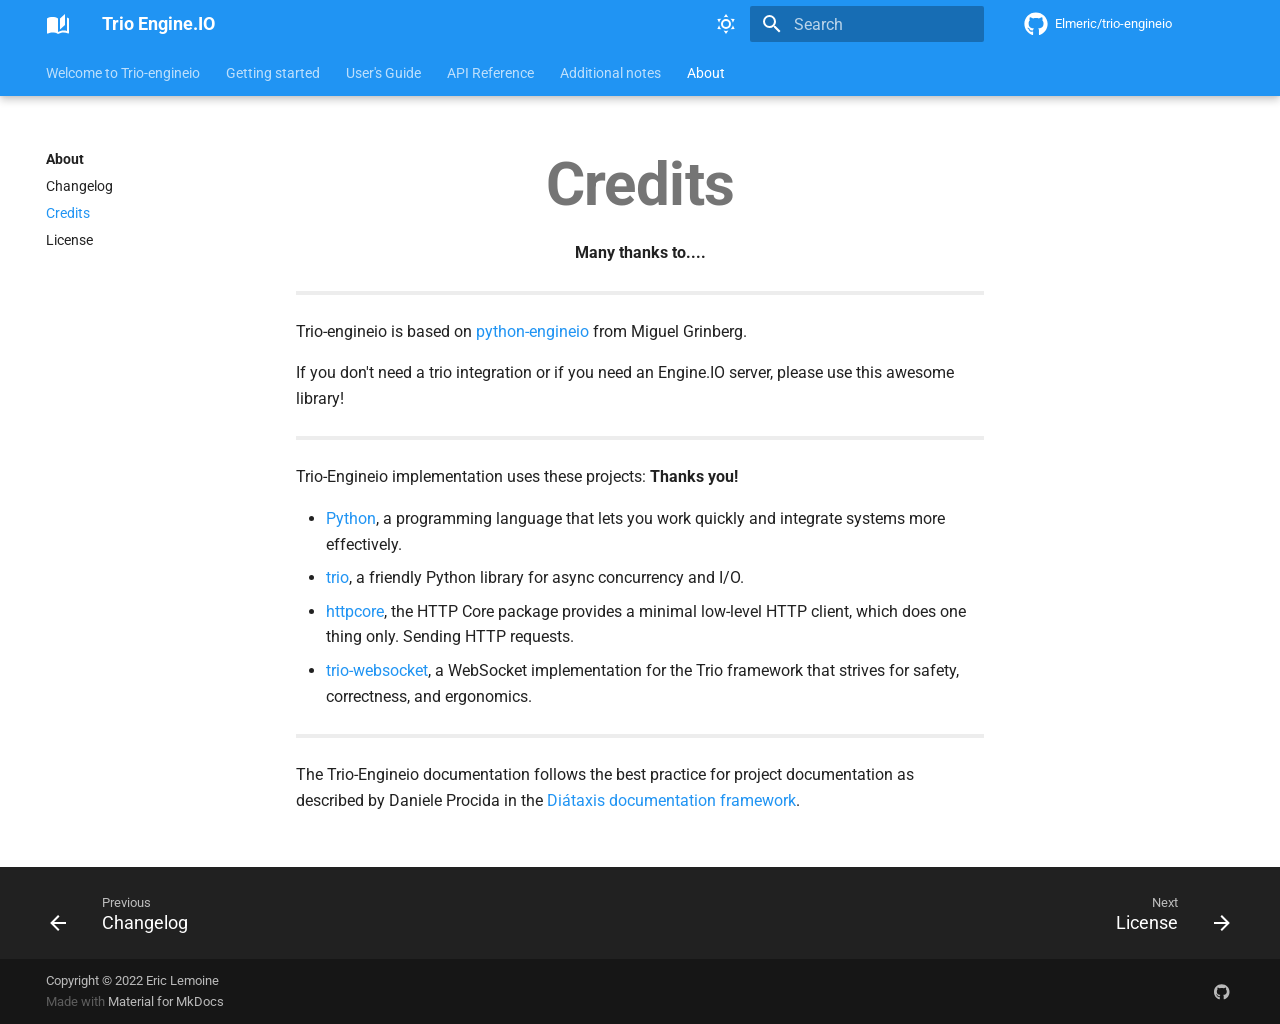
<file: credits/index.html>
<!doctype html>
<html lang="en" class="no-js">
  <head>
    
      <meta charset="utf-8">
      <meta name="viewport" content="width=device-width,initial-scale=1">
      
        <meta name="description" content="An asynchronous Engine.IO client using the trio framework.">
      
      
      
        <link rel="canonical" href="https://Elmeric.github.io/trio-engineio/credits/">
      
      <link rel="icon" href="../assets/images/favicon.png">
      <meta name="generator" content="mkdocs-1.4.2, mkdocs-material-8.5.10">
    
    
      
        <title>Credits - Trio Engine.IO</title>
      
    
    
      <link rel="stylesheet" href="../assets/stylesheets/main.472b142f.min.css">
      
        
        <link rel="stylesheet" href="../assets/stylesheets/palette.08040f6c.min.css">
        
      
      

    
    
    
      
        
        
        <link rel="preconnect" href="https://fonts.gstatic.com" crossorigin>
        <link rel="stylesheet" href="https://fonts.googleapis.com/css?family=Roboto:300,300i,400,400i,700,700i%7CRoboto+Mono:400,400i,700,700i&display=fallback">
        <style>:root{--md-text-font:"Roboto";--md-code-font:"Roboto Mono"}</style>
      
    
    
      <link rel="stylesheet" href="../assets/_mkdocstrings.css">
    
      <link rel="stylesheet" href="../css/extra.css">
    
      <link rel="stylesheet" href="../css/material.css">
    
      <link rel="stylesheet" href="../css/mkdocstrings.css">
    
    <script>__md_scope=new URL("..",location),__md_hash=e=>[...e].reduce((e,_)=>(e<<5)-e+_.charCodeAt(0),0),__md_get=(e,_=localStorage,t=__md_scope)=>JSON.parse(_.getItem(t.pathname+"."+e)),__md_set=(e,_,t=localStorage,a=__md_scope)=>{try{t.setItem(a.pathname+"."+e,JSON.stringify(_))}catch(e){}}</script>
    
      

    
    
    
  </head>
  
  
    
    
      
    
    
    
    
    <body dir="ltr" data-md-color-scheme="default" data-md-color-primary="blue" data-md-color-accent="purple">
  
    
    
      <script>var palette=__md_get("__palette");if(palette&&"object"==typeof palette.color)for(var key of Object.keys(palette.color))document.body.setAttribute("data-md-color-"+key,palette.color[key])</script>
    
    <input class="md-toggle" data-md-toggle="drawer" type="checkbox" id="__drawer" autocomplete="off">
    <input class="md-toggle" data-md-toggle="search" type="checkbox" id="__search" autocomplete="off">
    <label class="md-overlay" for="__drawer"></label>
    <div data-md-component="skip">
      
        
        <a href="#credits" class="md-skip">
          Skip to content
        </a>
      
    </div>
    <div data-md-component="announce">
      
    </div>
    
    
      

  

<header class="md-header md-header--lifted" data-md-component="header">
  <nav class="md-header__inner md-grid" aria-label="Header">
    <a href=".." title="Trio Engine.IO" class="md-header__button md-logo" aria-label="Trio Engine.IO" data-md-component="logo">
      
  
  <svg xmlns="http://www.w3.org/2000/svg" viewBox="0 0 24 24"><path d="m19 2-5 4.5v11l5-4.5V2M6.5 5C4.55 5 2.45 5.4 1 6.5v14.66c0 .25.25.5.5.5.1 0 .15-.07.25-.07 1.35-.65 3.3-1.09 4.75-1.09 1.95 0 4.05.4 5.5 1.5 1.35-.85 3.8-1.5 5.5-1.5 1.65 0 3.35.31 4.75 1.06.1.05.15.03.25.03.25 0 .5-.25.5-.5V6.5c-.6-.45-1.25-.75-2-1V19c-1.1-.35-2.3-.5-3.5-.5-1.7 0-4.15.65-5.5 1.5V6.5C10.55 5.4 8.45 5 6.5 5Z"/></svg>

    </a>
    <label class="md-header__button md-icon" for="__drawer">
      <svg xmlns="http://www.w3.org/2000/svg" viewBox="0 0 24 24"><path d="M3 6h18v2H3V6m0 5h18v2H3v-2m0 5h18v2H3v-2Z"/></svg>
    </label>
    <div class="md-header__title" data-md-component="header-title">
      <div class="md-header__ellipsis">
        <div class="md-header__topic">
          <span class="md-ellipsis">
            Trio Engine.IO
          </span>
        </div>
        <div class="md-header__topic" data-md-component="header-topic">
          <span class="md-ellipsis">
            
              Credits
            
          </span>
        </div>
      </div>
    </div>
    
      <form class="md-header__option" data-md-component="palette">
        
          
          
          
          <input class="md-option" data-md-color-media="(prefers-color-scheme: light)" data-md-color-scheme="default" data-md-color-primary="blue" data-md-color-accent="purple"  aria-label="Switch to dark mode"  type="radio" name="__palette" id="__palette_1">
          
            <label class="md-header__button md-icon" title="Switch to dark mode" for="__palette_2" hidden>
              <svg xmlns="http://www.w3.org/2000/svg" viewBox="0 0 24 24"><path d="M12 7a5 5 0 0 1 5 5 5 5 0 0 1-5 5 5 5 0 0 1-5-5 5 5 0 0 1 5-5m0 2a3 3 0 0 0-3 3 3 3 0 0 0 3 3 3 3 0 0 0 3-3 3 3 0 0 0-3-3m0-7 2.39 3.42C13.65 5.15 12.84 5 12 5c-.84 0-1.65.15-2.39.42L12 2M3.34 7l4.16-.35A7.2 7.2 0 0 0 5.94 8.5c-.44.74-.69 1.5-.83 2.29L3.34 7m.02 10 1.76-3.77a7.131 7.131 0 0 0 2.38 4.14L3.36 17M20.65 7l-1.77 3.79a7.023 7.023 0 0 0-2.38-4.15l4.15.36m-.01 10-4.14.36c.59-.51 1.12-1.14 1.54-1.86.42-.73.69-1.5.83-2.29L20.64 17M12 22l-2.41-3.44c.74.27 1.55.44 2.41.44.82 0 1.63-.17 2.37-.44L12 22Z"/></svg>
            </label>
          
        
          
          
          
          <input class="md-option" data-md-color-media="(prefers-color-scheme: dark)" data-md-color-scheme="slate" data-md-color-primary="black" data-md-color-accent="lime"  aria-label="Switch to light mode"  type="radio" name="__palette" id="__palette_2">
          
            <label class="md-header__button md-icon" title="Switch to light mode" for="__palette_1" hidden>
              <svg xmlns="http://www.w3.org/2000/svg" viewBox="0 0 24 24"><path d="m17.75 4.09-2.53 1.94.91 3.06-2.63-1.81-2.63 1.81.91-3.06-2.53-1.94L12.44 4l1.06-3 1.06 3 3.19.09m3.5 6.91-1.64 1.25.59 1.98-1.7-1.17-1.7 1.17.59-1.98L15.75 11l2.06-.05L18.5 9l.69 1.95 2.06.05m-2.28 4.95c.83-.08 1.72 1.1 1.19 1.85-.32.45-.66.87-1.08 1.27C15.17 23 8.84 23 4.94 19.07c-3.91-3.9-3.91-10.24 0-14.14.4-.4.82-.76 1.27-1.08.75-.53 1.93.36 1.85 1.19-.27 2.86.69 5.83 2.89 8.02a9.96 9.96 0 0 0 8.02 2.89m-1.64 2.02a12.08 12.08 0 0 1-7.8-3.47c-2.17-2.19-3.33-5-3.49-7.82-2.81 3.14-2.7 7.96.31 10.98 3.02 3.01 7.84 3.12 10.98.31Z"/></svg>
            </label>
          
        
      </form>
    
    
    
      <label class="md-header__button md-icon" for="__search">
        <svg xmlns="http://www.w3.org/2000/svg" viewBox="0 0 24 24"><path d="M9.5 3A6.5 6.5 0 0 1 16 9.5c0 1.61-.59 3.09-1.56 4.23l.27.27h.79l5 5-1.5 1.5-5-5v-.79l-.27-.27A6.516 6.516 0 0 1 9.5 16 6.5 6.5 0 0 1 3 9.5 6.5 6.5 0 0 1 9.5 3m0 2C7 5 5 7 5 9.5S7 14 9.5 14 14 12 14 9.5 12 5 9.5 5Z"/></svg>
      </label>
      <div class="md-search" data-md-component="search" role="dialog">
  <label class="md-search__overlay" for="__search"></label>
  <div class="md-search__inner" role="search">
    <form class="md-search__form" name="search">
      <input type="text" class="md-search__input" name="query" aria-label="Search" placeholder="Search" autocapitalize="off" autocorrect="off" autocomplete="off" spellcheck="false" data-md-component="search-query" required>
      <label class="md-search__icon md-icon" for="__search">
        <svg xmlns="http://www.w3.org/2000/svg" viewBox="0 0 24 24"><path d="M9.5 3A6.5 6.5 0 0 1 16 9.5c0 1.61-.59 3.09-1.56 4.23l.27.27h.79l5 5-1.5 1.5-5-5v-.79l-.27-.27A6.516 6.516 0 0 1 9.5 16 6.5 6.5 0 0 1 3 9.5 6.5 6.5 0 0 1 9.5 3m0 2C7 5 5 7 5 9.5S7 14 9.5 14 14 12 14 9.5 12 5 9.5 5Z"/></svg>
        <svg xmlns="http://www.w3.org/2000/svg" viewBox="0 0 24 24"><path d="M20 11v2H8l5.5 5.5-1.42 1.42L4.16 12l7.92-7.92L13.5 5.5 8 11h12Z"/></svg>
      </label>
      <nav class="md-search__options" aria-label="Search">
        
        <button type="reset" class="md-search__icon md-icon" title="Clear" aria-label="Clear" tabindex="-1">
          <svg xmlns="http://www.w3.org/2000/svg" viewBox="0 0 24 24"><path d="M19 6.41 17.59 5 12 10.59 6.41 5 5 6.41 10.59 12 5 17.59 6.41 19 12 13.41 17.59 19 19 17.59 13.41 12 19 6.41Z"/></svg>
        </button>
      </nav>
      
    </form>
    <div class="md-search__output">
      <div class="md-search__scrollwrap" data-md-scrollfix>
        <div class="md-search-result" data-md-component="search-result">
          <div class="md-search-result__meta">
            Initializing search
          </div>
          <ol class="md-search-result__list"></ol>
        </div>
      </div>
    </div>
  </div>
</div>
    
    
      <div class="md-header__source">
        <a href="https://github.com/Elmeric/trio-engineio" title="Go to repository" class="md-source" data-md-component="source">
  <div class="md-source__icon md-icon">
    
    <svg xmlns="http://www.w3.org/2000/svg" viewBox="0 0 496 512"><!--! Font Awesome Free 6.2.0 by @fontawesome - https://fontawesome.com License - https://fontawesome.com/license/free (Icons: CC BY 4.0, Fonts: SIL OFL 1.1, Code: MIT License) Copyright 2022 Fonticons, Inc.--><path d="M165.9 397.4c0 2-2.3 3.6-5.2 3.6-3.3.3-5.6-1.3-5.6-3.6 0-2 2.3-3.6 5.2-3.6 3-.3 5.6 1.3 5.6 3.6zm-31.1-4.5c-.7 2 1.3 4.3 4.3 4.9 2.6 1 5.6 0 6.2-2s-1.3-4.3-4.3-5.2c-2.6-.7-5.5.3-6.2 2.3zm44.2-1.7c-2.9.7-4.9 2.6-4.6 4.9.3 2 2.9 3.3 5.9 2.6 2.9-.7 4.9-2.6 4.6-4.6-.3-1.9-3-3.2-5.9-2.9zM244.8 8C106.1 8 0 113.3 0 252c0 110.9 69.8 205.8 169.5 239.2 12.8 2.3 17.3-5.6 17.3-12.1 0-6.2-.3-40.4-.3-61.4 0 0-70 15-84.7-29.8 0 0-11.4-29.1-27.8-36.6 0 0-22.9-15.7 1.6-15.4 0 0 24.9 2 38.6 25.8 21.9 38.6 58.6 27.5 72.9 20.9 2.3-16 8.8-27.1 16-33.7-55.9-6.2-112.3-14.3-112.3-110.5 0-27.5 7.6-41.3 23.6-58.9-2.6-6.5-11.1-33.3 2.6-67.9 20.9-6.5 69 27 69 27 20-5.6 41.5-8.5 62.8-8.5s42.8 2.9 62.8 8.5c0 0 48.1-33.6 69-27 13.7 34.7 5.2 61.4 2.6 67.9 16 17.7 25.8 31.5 25.8 58.9 0 96.5-58.9 104.2-114.8 110.5 9.2 7.9 17 22.9 17 46.4 0 33.7-.3 75.4-.3 83.6 0 6.5 4.6 14.4 17.3 12.1C428.2 457.8 496 362.9 496 252 496 113.3 383.5 8 244.8 8zM97.2 352.9c-1.3 1-1 3.3.7 5.2 1.6 1.6 3.9 2.3 5.2 1 1.3-1 1-3.3-.7-5.2-1.6-1.6-3.9-2.3-5.2-1zm-10.8-8.1c-.7 1.3.3 2.9 2.3 3.9 1.6 1 3.6.7 4.3-.7.7-1.3-.3-2.9-2.3-3.9-2-.6-3.6-.3-4.3.7zm32.4 35.6c-1.6 1.3-1 4.3 1.3 6.2 2.3 2.3 5.2 2.6 6.5 1 1.3-1.3.7-4.3-1.3-6.2-2.2-2.3-5.2-2.6-6.5-1zm-11.4-14.7c-1.6 1-1.6 3.6 0 5.9 1.6 2.3 4.3 3.3 5.6 2.3 1.6-1.3 1.6-3.9 0-6.2-1.4-2.3-4-3.3-5.6-2z"/></svg>
  </div>
  <div class="md-source__repository">
    Elmeric/trio-engineio
  </div>
</a>
      </div>
    
  </nav>
  
    
      
<nav class="md-tabs" aria-label="Tabs" data-md-component="tabs">
  <div class="md-tabs__inner md-grid">
    <ul class="md-tabs__list">
      
        
  
  


  <li class="md-tabs__item">
    <a href=".." class="md-tabs__link">
      Welcome to Trio-engineio
    </a>
  </li>

      
        
  
  


  <li class="md-tabs__item">
    <a href="../tutorials/" class="md-tabs__link">
      Getting started
    </a>
  </li>

      
        
  
  


  <li class="md-tabs__item">
    <a href="../how-to-guides/" class="md-tabs__link">
      User's Guide
    </a>
  </li>

      
        
  
  


  <li class="md-tabs__item">
    <a href="../reference/" class="md-tabs__link">
      API Reference
    </a>
  </li>

      
        
  
  


  <li class="md-tabs__item">
    <a href="../explanation/" class="md-tabs__link">
      Additional notes
    </a>
  </li>

      
        
  
  
    
  


  
  
  
    <li class="md-tabs__item">
      <a href="../changelog/" class="md-tabs__link md-tabs__link--active">
        About
      </a>
    </li>
  

      
    </ul>
  </div>
</nav>
    
  
</header>
    
    <div class="md-container" data-md-component="container">
      
      
        
      
      <main class="md-main" data-md-component="main">
        <div class="md-main__inner md-grid">
          
            
              
              <div class="md-sidebar md-sidebar--primary" data-md-component="sidebar" data-md-type="navigation" >
                <div class="md-sidebar__scrollwrap">
                  <div class="md-sidebar__inner">
                    

  


<nav class="md-nav md-nav--primary md-nav--lifted" aria-label="Navigation" data-md-level="0">
  <label class="md-nav__title" for="__drawer">
    <a href=".." title="Trio Engine.IO" class="md-nav__button md-logo" aria-label="Trio Engine.IO" data-md-component="logo">
      
  
  <svg xmlns="http://www.w3.org/2000/svg" viewBox="0 0 24 24"><path d="m19 2-5 4.5v11l5-4.5V2M6.5 5C4.55 5 2.45 5.4 1 6.5v14.66c0 .25.25.5.5.5.1 0 .15-.07.25-.07 1.35-.65 3.3-1.09 4.75-1.09 1.95 0 4.05.4 5.5 1.5 1.35-.85 3.8-1.5 5.5-1.5 1.65 0 3.35.31 4.75 1.06.1.05.15.03.25.03.25 0 .5-.25.5-.5V6.5c-.6-.45-1.25-.75-2-1V19c-1.1-.35-2.3-.5-3.5-.5-1.7 0-4.15.65-5.5 1.5V6.5C10.55 5.4 8.45 5 6.5 5Z"/></svg>

    </a>
    Trio Engine.IO
  </label>
  
    <div class="md-nav__source">
      <a href="https://github.com/Elmeric/trio-engineio" title="Go to repository" class="md-source" data-md-component="source">
  <div class="md-source__icon md-icon">
    
    <svg xmlns="http://www.w3.org/2000/svg" viewBox="0 0 496 512"><!--! Font Awesome Free 6.2.0 by @fontawesome - https://fontawesome.com License - https://fontawesome.com/license/free (Icons: CC BY 4.0, Fonts: SIL OFL 1.1, Code: MIT License) Copyright 2022 Fonticons, Inc.--><path d="M165.9 397.4c0 2-2.3 3.6-5.2 3.6-3.3.3-5.6-1.3-5.6-3.6 0-2 2.3-3.6 5.2-3.6 3-.3 5.6 1.3 5.6 3.6zm-31.1-4.5c-.7 2 1.3 4.3 4.3 4.9 2.6 1 5.6 0 6.2-2s-1.3-4.3-4.3-5.2c-2.6-.7-5.5.3-6.2 2.3zm44.2-1.7c-2.9.7-4.9 2.6-4.6 4.9.3 2 2.9 3.3 5.9 2.6 2.9-.7 4.9-2.6 4.6-4.6-.3-1.9-3-3.2-5.9-2.9zM244.8 8C106.1 8 0 113.3 0 252c0 110.9 69.8 205.8 169.5 239.2 12.8 2.3 17.3-5.6 17.3-12.1 0-6.2-.3-40.4-.3-61.4 0 0-70 15-84.7-29.8 0 0-11.4-29.1-27.8-36.6 0 0-22.9-15.7 1.6-15.4 0 0 24.9 2 38.6 25.8 21.9 38.6 58.6 27.5 72.9 20.9 2.3-16 8.8-27.1 16-33.7-55.9-6.2-112.3-14.3-112.3-110.5 0-27.5 7.6-41.3 23.6-58.9-2.6-6.5-11.1-33.3 2.6-67.9 20.9-6.5 69 27 69 27 20-5.6 41.5-8.5 62.8-8.5s42.8 2.9 62.8 8.5c0 0 48.1-33.6 69-27 13.7 34.7 5.2 61.4 2.6 67.9 16 17.7 25.8 31.5 25.8 58.9 0 96.5-58.9 104.2-114.8 110.5 9.2 7.9 17 22.9 17 46.4 0 33.7-.3 75.4-.3 83.6 0 6.5 4.6 14.4 17.3 12.1C428.2 457.8 496 362.9 496 252 496 113.3 383.5 8 244.8 8zM97.2 352.9c-1.3 1-1 3.3.7 5.2 1.6 1.6 3.9 2.3 5.2 1 1.3-1 1-3.3-.7-5.2-1.6-1.6-3.9-2.3-5.2-1zm-10.8-8.1c-.7 1.3.3 2.9 2.3 3.9 1.6 1 3.6.7 4.3-.7.7-1.3-.3-2.9-2.3-3.9-2-.6-3.6-.3-4.3.7zm32.4 35.6c-1.6 1.3-1 4.3 1.3 6.2 2.3 2.3 5.2 2.6 6.5 1 1.3-1.3.7-4.3-1.3-6.2-2.2-2.3-5.2-2.6-6.5-1zm-11.4-14.7c-1.6 1-1.6 3.6 0 5.9 1.6 2.3 4.3 3.3 5.6 2.3 1.6-1.3 1.6-3.9 0-6.2-1.4-2.3-4-3.3-5.6-2z"/></svg>
  </div>
  <div class="md-source__repository">
    Elmeric/trio-engineio
  </div>
</a>
    </div>
  
  <ul class="md-nav__list" data-md-scrollfix>
    
      
      
      

  
  
  
    <li class="md-nav__item">
      <a href=".." class="md-nav__link">
        Welcome to Trio-engineio
      </a>
    </li>
  

    
      
      
      

  
  
  
    <li class="md-nav__item">
      <a href="../tutorials/" class="md-nav__link">
        Getting started
      </a>
    </li>
  

    
      
      
      

  
  
  
    <li class="md-nav__item">
      <a href="../how-to-guides/" class="md-nav__link">
        User's Guide
      </a>
    </li>
  

    
      
      
      

  
  
  
    <li class="md-nav__item">
      <a href="../reference/" class="md-nav__link">
        API Reference
      </a>
    </li>
  

    
      
      
      

  
  
  
    <li class="md-nav__item">
      <a href="../explanation/" class="md-nav__link">
        Additional notes
      </a>
    </li>
  

    
      
      
      

  
  
    
  
  
    
    <li class="md-nav__item md-nav__item--active md-nav__item--nested">
      
      
        <input class="md-nav__toggle md-toggle" data-md-toggle="__nav_6" type="checkbox" id="__nav_6" checked>
      
      
      
      
        <label class="md-nav__link" for="__nav_6">
          About
          <span class="md-nav__icon md-icon"></span>
        </label>
      
      <nav class="md-nav" aria-label="About" data-md-level="1">
        <label class="md-nav__title" for="__nav_6">
          <span class="md-nav__icon md-icon"></span>
          About
        </label>
        <ul class="md-nav__list" data-md-scrollfix>
          
            
              
  
  
  
    <li class="md-nav__item">
      <a href="../changelog/" class="md-nav__link">
        Changelog
      </a>
    </li>
  

            
          
            
              
  
  
    
  
  
    <li class="md-nav__item md-nav__item--active">
      
      <input class="md-nav__toggle md-toggle" data-md-toggle="toc" type="checkbox" id="__toc">
      
      
        
      
      
      <a href="./" class="md-nav__link md-nav__link--active">
        Credits
      </a>
      
    </li>
  

            
          
            
              
  
  
  
    <li class="md-nav__item">
      <a href="../license/" class="md-nav__link">
        License
      </a>
    </li>
  

            
          
        </ul>
      </nav>
    </li>
  

    
  </ul>
</nav>
                  </div>
                </div>
              </div>
            
            
              
              <div class="md-sidebar md-sidebar--secondary" data-md-component="sidebar" data-md-type="toc" >
                <div class="md-sidebar__scrollwrap">
                  <div class="md-sidebar__inner">
                    

<nav class="md-nav md-nav--secondary" aria-label="Table of contents">
  
  
  
    
  
  
</nav>
                  </div>
                </div>
              </div>
            
          
          
            <div class="md-content" data-md-component="content">
              <article class="md-content__inner md-typeset">
                
                  

  <a href="https://github.com/Elmeric/trio-engineio/edit/master/docs/credits.md" title="Edit this page" class="md-content__button md-icon">
    
    <svg xmlns="http://www.w3.org/2000/svg" viewBox="0 0 24 24"><path d="M20.71 7.04c.39-.39.39-1.04 0-1.41l-2.34-2.34c-.37-.39-1.02-.39-1.41 0l-1.84 1.83 3.75 3.75M3 17.25V21h3.75L17.81 9.93l-3.75-3.75L3 17.25Z"/></svg>
  </a>


<h1 id="credits"><strong>Credits</strong><a class="headerlink" href="#credits" title="Permanent link">☛</a></h1>
<p><strong>Many thanks to....</strong></p>
<hr />
<p>Trio-engineio is based on <a href="https://github.com/miguelgrinberg/python-engineio">python-engineio</a> from Miguel Grinberg.</p>
<p>If you don't need a trio integration or if you need an Engine.IO server, please
use this awesome library!</p>
<hr />
<p>Trio-Engineio implementation uses these projects: <strong> Thanks you!</strong></p>
<ul>
<li><a href="https://www.python.org">Python</a>, a programming language that lets you work quickly and integrate systems
more effectively.</li>
<li><a href="https://trio.readthedocs.io/en/stable">trio</a>, a friendly Python library for async concurrency and I/O.</li>
<li><a href="https://www.encode.io/httpcore">httpcore</a>, the HTTP Core package provides a minimal low-level HTTP client,
which does one thing only. Sending HTTP requests.</li>
<li><a href="https://trio-websocket.readthedocs.io/en/stable">trio-websocket</a>, a WebSocket implementation for the Trio framework that strives for 
safety, correctness, and ergonomics.</li>
</ul>
<hr />
<p>The Trio-Engineio documentation follows the best practice for project documentation
as described by Daniele Procida in the <a href="https://diataxis.fr">Diátaxis documentation framework</a>.</p>





                
              </article>
            </div>
          
          
        </div>
        
          <a href="#" class="md-top md-icon" data-md-component="top" hidden>
            <svg xmlns="http://www.w3.org/2000/svg" viewBox="0 0 24 24"><path d="M13 20h-2V8l-5.5 5.5-1.42-1.42L12 4.16l7.92 7.92-1.42 1.42L13 8v12Z"/></svg>
            Back to top
          </a>
        
      </main>
      
        <footer class="md-footer">
  
    
    <nav class="md-footer__inner md-grid" aria-label="Footer" >
      
        
        <a href="../changelog/" class="md-footer__link md-footer__link--prev" aria-label="Previous: Changelog" rel="prev">
          <div class="md-footer__button md-icon">
            <svg xmlns="http://www.w3.org/2000/svg" viewBox="0 0 24 24"><path d="M20 11v2H8l5.5 5.5-1.42 1.42L4.16 12l7.92-7.92L13.5 5.5 8 11h12Z"/></svg>
          </div>
          <div class="md-footer__title">
            <div class="md-ellipsis">
              <span class="md-footer__direction">
                Previous
              </span>
              Changelog
            </div>
          </div>
        </a>
      
      
        
        <a href="../license/" class="md-footer__link md-footer__link--next" aria-label="Next: License" rel="next">
          <div class="md-footer__title">
            <div class="md-ellipsis">
              <span class="md-footer__direction">
                Next
              </span>
              License
            </div>
          </div>
          <div class="md-footer__button md-icon">
            <svg xmlns="http://www.w3.org/2000/svg" viewBox="0 0 24 24"><path d="M4 11v2h12l-5.5 5.5 1.42 1.42L19.84 12l-7.92-7.92L10.5 5.5 16 11H4Z"/></svg>
          </div>
        </a>
      
    </nav>
  
  <div class="md-footer-meta md-typeset">
    <div class="md-footer-meta__inner md-grid">
      <div class="md-copyright">
  
    <div class="md-copyright__highlight">
      Copyright &copy; 2022 Eric Lemoine
    </div>
  
  
    Made with
    <a href="https://squidfunk.github.io/mkdocs-material/" target="_blank" rel="noopener">
      Material for MkDocs
    </a>
  
</div>
      
        <div class="md-social">
  
    
    
      
      
    
    <a href="https://github.com/Elmeric" target="_blank" rel="noopener" title="github.com" class="md-social__link">
      <svg xmlns="http://www.w3.org/2000/svg" viewBox="0 0 496 512"><!--! Font Awesome Free 6.2.0 by @fontawesome - https://fontawesome.com License - https://fontawesome.com/license/free (Icons: CC BY 4.0, Fonts: SIL OFL 1.1, Code: MIT License) Copyright 2022 Fonticons, Inc.--><path d="M165.9 397.4c0 2-2.3 3.6-5.2 3.6-3.3.3-5.6-1.3-5.6-3.6 0-2 2.3-3.6 5.2-3.6 3-.3 5.6 1.3 5.6 3.6zm-31.1-4.5c-.7 2 1.3 4.3 4.3 4.9 2.6 1 5.6 0 6.2-2s-1.3-4.3-4.3-5.2c-2.6-.7-5.5.3-6.2 2.3zm44.2-1.7c-2.9.7-4.9 2.6-4.6 4.9.3 2 2.9 3.3 5.9 2.6 2.9-.7 4.9-2.6 4.6-4.6-.3-1.9-3-3.2-5.9-2.9zM244.8 8C106.1 8 0 113.3 0 252c0 110.9 69.8 205.8 169.5 239.2 12.8 2.3 17.3-5.6 17.3-12.1 0-6.2-.3-40.4-.3-61.4 0 0-70 15-84.7-29.8 0 0-11.4-29.1-27.8-36.6 0 0-22.9-15.7 1.6-15.4 0 0 24.9 2 38.6 25.8 21.9 38.6 58.6 27.5 72.9 20.9 2.3-16 8.8-27.1 16-33.7-55.9-6.2-112.3-14.3-112.3-110.5 0-27.5 7.6-41.3 23.6-58.9-2.6-6.5-11.1-33.3 2.6-67.9 20.9-6.5 69 27 69 27 20-5.6 41.5-8.5 62.8-8.5s42.8 2.9 62.8 8.5c0 0 48.1-33.6 69-27 13.7 34.7 5.2 61.4 2.6 67.9 16 17.7 25.8 31.5 25.8 58.9 0 96.5-58.9 104.2-114.8 110.5 9.2 7.9 17 22.9 17 46.4 0 33.7-.3 75.4-.3 83.6 0 6.5 4.6 14.4 17.3 12.1C428.2 457.8 496 362.9 496 252 496 113.3 383.5 8 244.8 8zM97.2 352.9c-1.3 1-1 3.3.7 5.2 1.6 1.6 3.9 2.3 5.2 1 1.3-1 1-3.3-.7-5.2-1.6-1.6-3.9-2.3-5.2-1zm-10.8-8.1c-.7 1.3.3 2.9 2.3 3.9 1.6 1 3.6.7 4.3-.7.7-1.3-.3-2.9-2.3-3.9-2-.6-3.6-.3-4.3.7zm32.4 35.6c-1.6 1.3-1 4.3 1.3 6.2 2.3 2.3 5.2 2.6 6.5 1 1.3-1.3.7-4.3-1.3-6.2-2.2-2.3-5.2-2.6-6.5-1zm-11.4-14.7c-1.6 1-1.6 3.6 0 5.9 1.6 2.3 4.3 3.3 5.6 2.3 1.6-1.3 1.6-3.9 0-6.2-1.4-2.3-4-3.3-5.6-2z"/></svg>
    </a>
  
</div>
      
    </div>
  </div>
</footer>
      
    </div>
    <div class="md-dialog" data-md-component="dialog">
      <div class="md-dialog__inner md-typeset"></div>
    </div>
    
    <script id="__config" type="application/json">{"base": "..", "features": ["navigation.tabs", "navigation.tabs.sticky", "navigation.top"], "search": "../assets/javascripts/workers/search.16e2a7d4.min.js", "translations": {"clipboard.copied": "Copied to clipboard", "clipboard.copy": "Copy to clipboard", "search.config.lang": "en", "search.config.pipeline": "trimmer, stopWordFilter", "search.config.separator": "[\\s\\-]+", "search.placeholder": "Search", "search.result.more.one": "1 more on this page", "search.result.more.other": "# more on this page", "search.result.none": "No matching documents", "search.result.one": "1 matching document", "search.result.other": "# matching documents", "search.result.placeholder": "Type to start searching", "search.result.term.missing": "Missing", "select.version.title": "Select version"}}</script>
    
    
      <script src="../assets/javascripts/bundle.d6c3db9e.min.js"></script>
      
    
  </body>
</html>
</file>
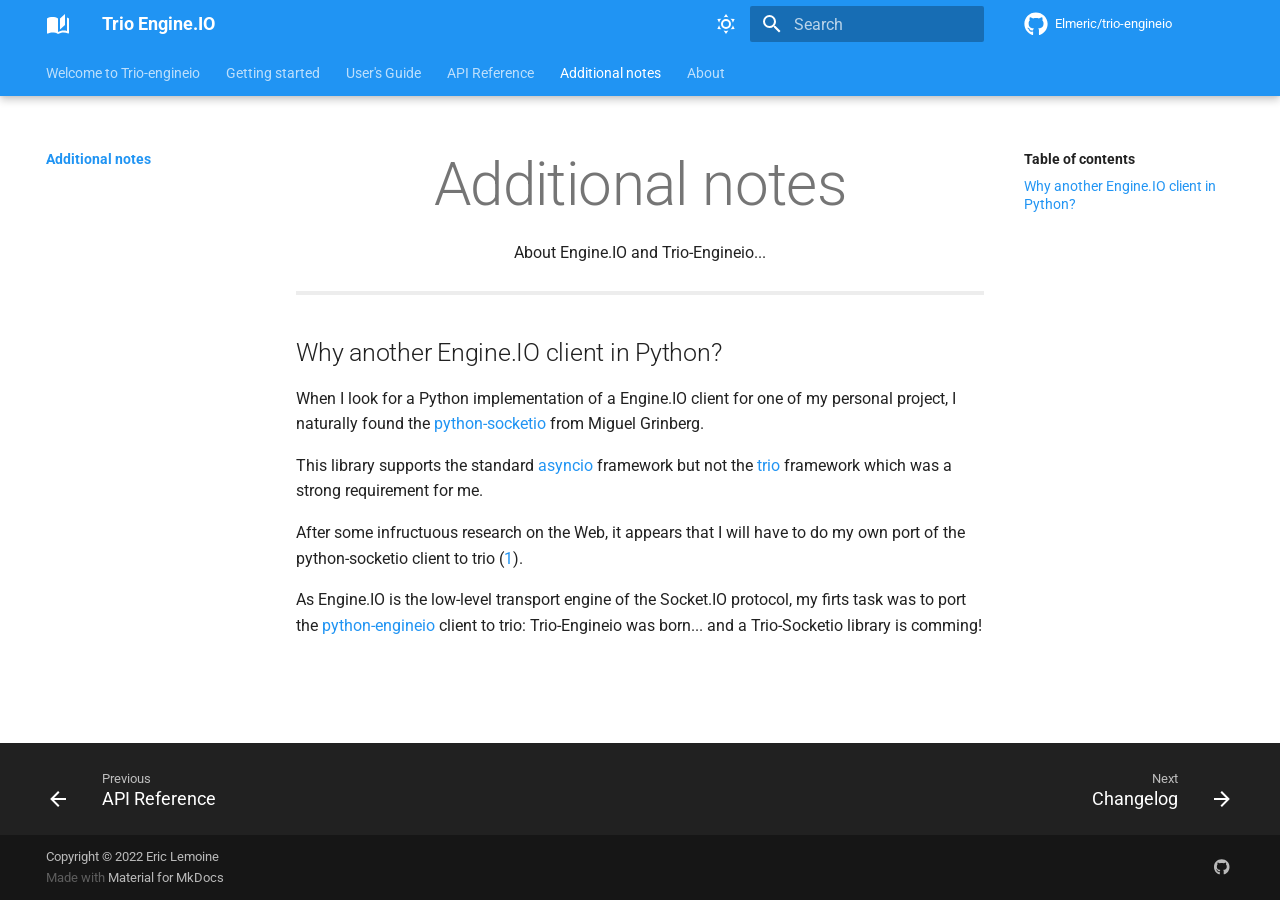
<file: explanation/index.html>
<!doctype html>
<html lang="en" class="no-js">
  <head>
    
      <meta charset="utf-8">
      <meta name="viewport" content="width=device-width,initial-scale=1">
      
        <meta name="description" content="An asynchronous Engine.IO client using the trio framework.">
      
      
      
        <link rel="canonical" href="https://Elmeric.github.io/trio-engineio/explanation/">
      
      <link rel="icon" href="../assets/images/favicon.png">
      <meta name="generator" content="mkdocs-1.4.2, mkdocs-material-8.5.10">
    
    
      
        <title>Additional notes - Trio Engine.IO</title>
      
    
    
      <link rel="stylesheet" href="../assets/stylesheets/main.472b142f.min.css">
      
        
        <link rel="stylesheet" href="../assets/stylesheets/palette.08040f6c.min.css">
        
      
      

    
    
    
      
        
        
        <link rel="preconnect" href="https://fonts.gstatic.com" crossorigin>
        <link rel="stylesheet" href="https://fonts.googleapis.com/css?family=Roboto:300,300i,400,400i,700,700i%7CRoboto+Mono:400,400i,700,700i&display=fallback">
        <style>:root{--md-text-font:"Roboto";--md-code-font:"Roboto Mono"}</style>
      
    
    
      <link rel="stylesheet" href="../assets/_mkdocstrings.css">
    
      <link rel="stylesheet" href="../css/extra.css">
    
      <link rel="stylesheet" href="../css/material.css">
    
      <link rel="stylesheet" href="../css/mkdocstrings.css">
    
    <script>__md_scope=new URL("..",location),__md_hash=e=>[...e].reduce((e,_)=>(e<<5)-e+_.charCodeAt(0),0),__md_get=(e,_=localStorage,t=__md_scope)=>JSON.parse(_.getItem(t.pathname+"."+e)),__md_set=(e,_,t=localStorage,a=__md_scope)=>{try{t.setItem(a.pathname+"."+e,JSON.stringify(_))}catch(e){}}</script>
    
      

    
    
    
  </head>
  
  
    
    
      
    
    
    
    
    <body dir="ltr" data-md-color-scheme="default" data-md-color-primary="blue" data-md-color-accent="purple">
  
    
    
      <script>var palette=__md_get("__palette");if(palette&&"object"==typeof palette.color)for(var key of Object.keys(palette.color))document.body.setAttribute("data-md-color-"+key,palette.color[key])</script>
    
    <input class="md-toggle" data-md-toggle="drawer" type="checkbox" id="__drawer" autocomplete="off">
    <input class="md-toggle" data-md-toggle="search" type="checkbox" id="__search" autocomplete="off">
    <label class="md-overlay" for="__drawer"></label>
    <div data-md-component="skip">
      
        
        <a href="#additional-notes" class="md-skip">
          Skip to content
        </a>
      
    </div>
    <div data-md-component="announce">
      
    </div>
    
    
      

  

<header class="md-header md-header--lifted" data-md-component="header">
  <nav class="md-header__inner md-grid" aria-label="Header">
    <a href=".." title="Trio Engine.IO" class="md-header__button md-logo" aria-label="Trio Engine.IO" data-md-component="logo">
      
  
  <svg xmlns="http://www.w3.org/2000/svg" viewBox="0 0 24 24"><path d="m19 2-5 4.5v11l5-4.5V2M6.5 5C4.55 5 2.45 5.4 1 6.5v14.66c0 .25.25.5.5.5.1 0 .15-.07.25-.07 1.35-.65 3.3-1.09 4.75-1.09 1.95 0 4.05.4 5.5 1.5 1.35-.85 3.8-1.5 5.5-1.5 1.65 0 3.35.31 4.75 1.06.1.05.15.03.25.03.25 0 .5-.25.5-.5V6.5c-.6-.45-1.25-.75-2-1V19c-1.1-.35-2.3-.5-3.5-.5-1.7 0-4.15.65-5.5 1.5V6.5C10.55 5.4 8.45 5 6.5 5Z"/></svg>

    </a>
    <label class="md-header__button md-icon" for="__drawer">
      <svg xmlns="http://www.w3.org/2000/svg" viewBox="0 0 24 24"><path d="M3 6h18v2H3V6m0 5h18v2H3v-2m0 5h18v2H3v-2Z"/></svg>
    </label>
    <div class="md-header__title" data-md-component="header-title">
      <div class="md-header__ellipsis">
        <div class="md-header__topic">
          <span class="md-ellipsis">
            Trio Engine.IO
          </span>
        </div>
        <div class="md-header__topic" data-md-component="header-topic">
          <span class="md-ellipsis">
            
              Additional notes
            
          </span>
        </div>
      </div>
    </div>
    
      <form class="md-header__option" data-md-component="palette">
        
          
          
          
          <input class="md-option" data-md-color-media="(prefers-color-scheme: light)" data-md-color-scheme="default" data-md-color-primary="blue" data-md-color-accent="purple"  aria-label="Switch to dark mode"  type="radio" name="__palette" id="__palette_1">
          
            <label class="md-header__button md-icon" title="Switch to dark mode" for="__palette_2" hidden>
              <svg xmlns="http://www.w3.org/2000/svg" viewBox="0 0 24 24"><path d="M12 7a5 5 0 0 1 5 5 5 5 0 0 1-5 5 5 5 0 0 1-5-5 5 5 0 0 1 5-5m0 2a3 3 0 0 0-3 3 3 3 0 0 0 3 3 3 3 0 0 0 3-3 3 3 0 0 0-3-3m0-7 2.39 3.42C13.65 5.15 12.84 5 12 5c-.84 0-1.65.15-2.39.42L12 2M3.34 7l4.16-.35A7.2 7.2 0 0 0 5.94 8.5c-.44.74-.69 1.5-.83 2.29L3.34 7m.02 10 1.76-3.77a7.131 7.131 0 0 0 2.38 4.14L3.36 17M20.65 7l-1.77 3.79a7.023 7.023 0 0 0-2.38-4.15l4.15.36m-.01 10-4.14.36c.59-.51 1.12-1.14 1.54-1.86.42-.73.69-1.5.83-2.29L20.64 17M12 22l-2.41-3.44c.74.27 1.55.44 2.41.44.82 0 1.63-.17 2.37-.44L12 22Z"/></svg>
            </label>
          
        
          
          
          
          <input class="md-option" data-md-color-media="(prefers-color-scheme: dark)" data-md-color-scheme="slate" data-md-color-primary="black" data-md-color-accent="lime"  aria-label="Switch to light mode"  type="radio" name="__palette" id="__palette_2">
          
            <label class="md-header__button md-icon" title="Switch to light mode" for="__palette_1" hidden>
              <svg xmlns="http://www.w3.org/2000/svg" viewBox="0 0 24 24"><path d="m17.75 4.09-2.53 1.94.91 3.06-2.63-1.81-2.63 1.81.91-3.06-2.53-1.94L12.44 4l1.06-3 1.06 3 3.19.09m3.5 6.91-1.64 1.25.59 1.98-1.7-1.17-1.7 1.17.59-1.98L15.75 11l2.06-.05L18.5 9l.69 1.95 2.06.05m-2.28 4.95c.83-.08 1.72 1.1 1.19 1.85-.32.45-.66.87-1.08 1.27C15.17 23 8.84 23 4.94 19.07c-3.91-3.9-3.91-10.24 0-14.14.4-.4.82-.76 1.27-1.08.75-.53 1.93.36 1.85 1.19-.27 2.86.69 5.83 2.89 8.02a9.96 9.96 0 0 0 8.02 2.89m-1.64 2.02a12.08 12.08 0 0 1-7.8-3.47c-2.17-2.19-3.33-5-3.49-7.82-2.81 3.14-2.7 7.96.31 10.98 3.02 3.01 7.84 3.12 10.98.31Z"/></svg>
            </label>
          
        
      </form>
    
    
    
      <label class="md-header__button md-icon" for="__search">
        <svg xmlns="http://www.w3.org/2000/svg" viewBox="0 0 24 24"><path d="M9.5 3A6.5 6.5 0 0 1 16 9.5c0 1.61-.59 3.09-1.56 4.23l.27.27h.79l5 5-1.5 1.5-5-5v-.79l-.27-.27A6.516 6.516 0 0 1 9.5 16 6.5 6.5 0 0 1 3 9.5 6.5 6.5 0 0 1 9.5 3m0 2C7 5 5 7 5 9.5S7 14 9.5 14 14 12 14 9.5 12 5 9.5 5Z"/></svg>
      </label>
      <div class="md-search" data-md-component="search" role="dialog">
  <label class="md-search__overlay" for="__search"></label>
  <div class="md-search__inner" role="search">
    <form class="md-search__form" name="search">
      <input type="text" class="md-search__input" name="query" aria-label="Search" placeholder="Search" autocapitalize="off" autocorrect="off" autocomplete="off" spellcheck="false" data-md-component="search-query" required>
      <label class="md-search__icon md-icon" for="__search">
        <svg xmlns="http://www.w3.org/2000/svg" viewBox="0 0 24 24"><path d="M9.5 3A6.5 6.5 0 0 1 16 9.5c0 1.61-.59 3.09-1.56 4.23l.27.27h.79l5 5-1.5 1.5-5-5v-.79l-.27-.27A6.516 6.516 0 0 1 9.5 16 6.5 6.5 0 0 1 3 9.5 6.5 6.5 0 0 1 9.5 3m0 2C7 5 5 7 5 9.5S7 14 9.5 14 14 12 14 9.5 12 5 9.5 5Z"/></svg>
        <svg xmlns="http://www.w3.org/2000/svg" viewBox="0 0 24 24"><path d="M20 11v2H8l5.5 5.5-1.42 1.42L4.16 12l7.92-7.92L13.5 5.5 8 11h12Z"/></svg>
      </label>
      <nav class="md-search__options" aria-label="Search">
        
        <button type="reset" class="md-search__icon md-icon" title="Clear" aria-label="Clear" tabindex="-1">
          <svg xmlns="http://www.w3.org/2000/svg" viewBox="0 0 24 24"><path d="M19 6.41 17.59 5 12 10.59 6.41 5 5 6.41 10.59 12 5 17.59 6.41 19 12 13.41 17.59 19 19 17.59 13.41 12 19 6.41Z"/></svg>
        </button>
      </nav>
      
    </form>
    <div class="md-search__output">
      <div class="md-search__scrollwrap" data-md-scrollfix>
        <div class="md-search-result" data-md-component="search-result">
          <div class="md-search-result__meta">
            Initializing search
          </div>
          <ol class="md-search-result__list"></ol>
        </div>
      </div>
    </div>
  </div>
</div>
    
    
      <div class="md-header__source">
        <a href="https://github.com/Elmeric/trio-engineio" title="Go to repository" class="md-source" data-md-component="source">
  <div class="md-source__icon md-icon">
    
    <svg xmlns="http://www.w3.org/2000/svg" viewBox="0 0 496 512"><!--! Font Awesome Free 6.2.0 by @fontawesome - https://fontawesome.com License - https://fontawesome.com/license/free (Icons: CC BY 4.0, Fonts: SIL OFL 1.1, Code: MIT License) Copyright 2022 Fonticons, Inc.--><path d="M165.9 397.4c0 2-2.3 3.6-5.2 3.6-3.3.3-5.6-1.3-5.6-3.6 0-2 2.3-3.6 5.2-3.6 3-.3 5.6 1.3 5.6 3.6zm-31.1-4.5c-.7 2 1.3 4.3 4.3 4.9 2.6 1 5.6 0 6.2-2s-1.3-4.3-4.3-5.2c-2.6-.7-5.5.3-6.2 2.3zm44.2-1.7c-2.9.7-4.9 2.6-4.6 4.9.3 2 2.9 3.3 5.9 2.6 2.9-.7 4.9-2.6 4.6-4.6-.3-1.9-3-3.2-5.9-2.9zM244.8 8C106.1 8 0 113.3 0 252c0 110.9 69.8 205.8 169.5 239.2 12.8 2.3 17.3-5.6 17.3-12.1 0-6.2-.3-40.4-.3-61.4 0 0-70 15-84.7-29.8 0 0-11.4-29.1-27.8-36.6 0 0-22.9-15.7 1.6-15.4 0 0 24.9 2 38.6 25.8 21.9 38.6 58.6 27.5 72.9 20.9 2.3-16 8.8-27.1 16-33.7-55.9-6.2-112.3-14.3-112.3-110.5 0-27.5 7.6-41.3 23.6-58.9-2.6-6.5-11.1-33.3 2.6-67.9 20.9-6.5 69 27 69 27 20-5.6 41.5-8.5 62.8-8.5s42.8 2.9 62.8 8.5c0 0 48.1-33.6 69-27 13.7 34.7 5.2 61.4 2.6 67.9 16 17.7 25.8 31.5 25.8 58.9 0 96.5-58.9 104.2-114.8 110.5 9.2 7.9 17 22.9 17 46.4 0 33.7-.3 75.4-.3 83.6 0 6.5 4.6 14.4 17.3 12.1C428.2 457.8 496 362.9 496 252 496 113.3 383.5 8 244.8 8zM97.2 352.9c-1.3 1-1 3.3.7 5.2 1.6 1.6 3.9 2.3 5.2 1 1.3-1 1-3.3-.7-5.2-1.6-1.6-3.9-2.3-5.2-1zm-10.8-8.1c-.7 1.3.3 2.9 2.3 3.9 1.6 1 3.6.7 4.3-.7.7-1.3-.3-2.9-2.3-3.9-2-.6-3.6-.3-4.3.7zm32.4 35.6c-1.6 1.3-1 4.3 1.3 6.2 2.3 2.3 5.2 2.6 6.5 1 1.3-1.3.7-4.3-1.3-6.2-2.2-2.3-5.2-2.6-6.5-1zm-11.4-14.7c-1.6 1-1.6 3.6 0 5.9 1.6 2.3 4.3 3.3 5.6 2.3 1.6-1.3 1.6-3.9 0-6.2-1.4-2.3-4-3.3-5.6-2z"/></svg>
  </div>
  <div class="md-source__repository">
    Elmeric/trio-engineio
  </div>
</a>
      </div>
    
  </nav>
  
    
      
<nav class="md-tabs" aria-label="Tabs" data-md-component="tabs">
  <div class="md-tabs__inner md-grid">
    <ul class="md-tabs__list">
      
        
  
  


  <li class="md-tabs__item">
    <a href=".." class="md-tabs__link">
      Welcome to Trio-engineio
    </a>
  </li>

      
        
  
  


  <li class="md-tabs__item">
    <a href="../tutorials/" class="md-tabs__link">
      Getting started
    </a>
  </li>

      
        
  
  


  <li class="md-tabs__item">
    <a href="../how-to-guides/" class="md-tabs__link">
      User's Guide
    </a>
  </li>

      
        
  
  


  <li class="md-tabs__item">
    <a href="../reference/" class="md-tabs__link">
      API Reference
    </a>
  </li>

      
        
  
  
    
  


  <li class="md-tabs__item">
    <a href="./" class="md-tabs__link md-tabs__link--active">
      Additional notes
    </a>
  </li>

      
        
  
  


  
  
  
    <li class="md-tabs__item">
      <a href="../changelog/" class="md-tabs__link">
        About
      </a>
    </li>
  

      
    </ul>
  </div>
</nav>
    
  
</header>
    
    <div class="md-container" data-md-component="container">
      
      
        
      
      <main class="md-main" data-md-component="main">
        <div class="md-main__inner md-grid">
          
            
              
              <div class="md-sidebar md-sidebar--primary" data-md-component="sidebar" data-md-type="navigation" >
                <div class="md-sidebar__scrollwrap">
                  <div class="md-sidebar__inner">
                    

  


<nav class="md-nav md-nav--primary md-nav--lifted" aria-label="Navigation" data-md-level="0">
  <label class="md-nav__title" for="__drawer">
    <a href=".." title="Trio Engine.IO" class="md-nav__button md-logo" aria-label="Trio Engine.IO" data-md-component="logo">
      
  
  <svg xmlns="http://www.w3.org/2000/svg" viewBox="0 0 24 24"><path d="m19 2-5 4.5v11l5-4.5V2M6.5 5C4.55 5 2.45 5.4 1 6.5v14.66c0 .25.25.5.5.5.1 0 .15-.07.25-.07 1.35-.65 3.3-1.09 4.75-1.09 1.95 0 4.05.4 5.5 1.5 1.35-.85 3.8-1.5 5.5-1.5 1.65 0 3.35.31 4.75 1.06.1.05.15.03.25.03.25 0 .5-.25.5-.5V6.5c-.6-.45-1.25-.75-2-1V19c-1.1-.35-2.3-.5-3.5-.5-1.7 0-4.15.65-5.5 1.5V6.5C10.55 5.4 8.45 5 6.5 5Z"/></svg>

    </a>
    Trio Engine.IO
  </label>
  
    <div class="md-nav__source">
      <a href="https://github.com/Elmeric/trio-engineio" title="Go to repository" class="md-source" data-md-component="source">
  <div class="md-source__icon md-icon">
    
    <svg xmlns="http://www.w3.org/2000/svg" viewBox="0 0 496 512"><!--! Font Awesome Free 6.2.0 by @fontawesome - https://fontawesome.com License - https://fontawesome.com/license/free (Icons: CC BY 4.0, Fonts: SIL OFL 1.1, Code: MIT License) Copyright 2022 Fonticons, Inc.--><path d="M165.9 397.4c0 2-2.3 3.6-5.2 3.6-3.3.3-5.6-1.3-5.6-3.6 0-2 2.3-3.6 5.2-3.6 3-.3 5.6 1.3 5.6 3.6zm-31.1-4.5c-.7 2 1.3 4.3 4.3 4.9 2.6 1 5.6 0 6.2-2s-1.3-4.3-4.3-5.2c-2.6-.7-5.5.3-6.2 2.3zm44.2-1.7c-2.9.7-4.9 2.6-4.6 4.9.3 2 2.9 3.3 5.9 2.6 2.9-.7 4.9-2.6 4.6-4.6-.3-1.9-3-3.2-5.9-2.9zM244.8 8C106.1 8 0 113.3 0 252c0 110.9 69.8 205.8 169.5 239.2 12.8 2.3 17.3-5.6 17.3-12.1 0-6.2-.3-40.4-.3-61.4 0 0-70 15-84.7-29.8 0 0-11.4-29.1-27.8-36.6 0 0-22.9-15.7 1.6-15.4 0 0 24.9 2 38.6 25.8 21.9 38.6 58.6 27.5 72.9 20.9 2.3-16 8.8-27.1 16-33.7-55.9-6.2-112.3-14.3-112.3-110.5 0-27.5 7.6-41.3 23.6-58.9-2.6-6.5-11.1-33.3 2.6-67.9 20.9-6.5 69 27 69 27 20-5.6 41.5-8.5 62.8-8.5s42.8 2.9 62.8 8.5c0 0 48.1-33.6 69-27 13.7 34.7 5.2 61.4 2.6 67.9 16 17.7 25.8 31.5 25.8 58.9 0 96.5-58.9 104.2-114.8 110.5 9.2 7.9 17 22.9 17 46.4 0 33.7-.3 75.4-.3 83.6 0 6.5 4.6 14.4 17.3 12.1C428.2 457.8 496 362.9 496 252 496 113.3 383.5 8 244.8 8zM97.2 352.9c-1.3 1-1 3.3.7 5.2 1.6 1.6 3.9 2.3 5.2 1 1.3-1 1-3.3-.7-5.2-1.6-1.6-3.9-2.3-5.2-1zm-10.8-8.1c-.7 1.3.3 2.9 2.3 3.9 1.6 1 3.6.7 4.3-.7.7-1.3-.3-2.9-2.3-3.9-2-.6-3.6-.3-4.3.7zm32.4 35.6c-1.6 1.3-1 4.3 1.3 6.2 2.3 2.3 5.2 2.6 6.5 1 1.3-1.3.7-4.3-1.3-6.2-2.2-2.3-5.2-2.6-6.5-1zm-11.4-14.7c-1.6 1-1.6 3.6 0 5.9 1.6 2.3 4.3 3.3 5.6 2.3 1.6-1.3 1.6-3.9 0-6.2-1.4-2.3-4-3.3-5.6-2z"/></svg>
  </div>
  <div class="md-source__repository">
    Elmeric/trio-engineio
  </div>
</a>
    </div>
  
  <ul class="md-nav__list" data-md-scrollfix>
    
      
      
      

  
  
  
    <li class="md-nav__item">
      <a href=".." class="md-nav__link">
        Welcome to Trio-engineio
      </a>
    </li>
  

    
      
      
      

  
  
  
    <li class="md-nav__item">
      <a href="../tutorials/" class="md-nav__link">
        Getting started
      </a>
    </li>
  

    
      
      
      

  
  
  
    <li class="md-nav__item">
      <a href="../how-to-guides/" class="md-nav__link">
        User's Guide
      </a>
    </li>
  

    
      
      
      

  
  
  
    <li class="md-nav__item">
      <a href="../reference/" class="md-nav__link">
        API Reference
      </a>
    </li>
  

    
      
      
      

  
  
    
  
  
    <li class="md-nav__item md-nav__item--active">
      
      <input class="md-nav__toggle md-toggle" data-md-toggle="toc" type="checkbox" id="__toc">
      
      
        
      
      
        <label class="md-nav__link md-nav__link--active" for="__toc">
          Additional notes
          <span class="md-nav__icon md-icon"></span>
        </label>
      
      <a href="./" class="md-nav__link md-nav__link--active">
        Additional notes
      </a>
      
        

<nav class="md-nav md-nav--secondary" aria-label="Table of contents">
  
  
  
    
  
  
    <label class="md-nav__title" for="__toc">
      <span class="md-nav__icon md-icon"></span>
      Table of contents
    </label>
    <ul class="md-nav__list" data-md-component="toc" data-md-scrollfix>
      
        <li class="md-nav__item">
  <a href="#why-another-engineio-client-in-python" class="md-nav__link">
    Why another Engine.IO client in Python?
  </a>
  
</li>
      
    </ul>
  
</nav>
      
    </li>
  

    
      
      
      

  
  
  
    
    <li class="md-nav__item md-nav__item--nested">
      
      
        <input class="md-nav__toggle md-toggle" data-md-toggle="__nav_6" type="checkbox" id="__nav_6" >
      
      
      
      
        <label class="md-nav__link" for="__nav_6">
          About
          <span class="md-nav__icon md-icon"></span>
        </label>
      
      <nav class="md-nav" aria-label="About" data-md-level="1">
        <label class="md-nav__title" for="__nav_6">
          <span class="md-nav__icon md-icon"></span>
          About
        </label>
        <ul class="md-nav__list" data-md-scrollfix>
          
            
              
  
  
  
    <li class="md-nav__item">
      <a href="../changelog/" class="md-nav__link">
        Changelog
      </a>
    </li>
  

            
          
            
              
  
  
  
    <li class="md-nav__item">
      <a href="../credits/" class="md-nav__link">
        Credits
      </a>
    </li>
  

            
          
            
              
  
  
  
    <li class="md-nav__item">
      <a href="../license/" class="md-nav__link">
        License
      </a>
    </li>
  

            
          
        </ul>
      </nav>
    </li>
  

    
  </ul>
</nav>
                  </div>
                </div>
              </div>
            
            
              
              <div class="md-sidebar md-sidebar--secondary" data-md-component="sidebar" data-md-type="toc" >
                <div class="md-sidebar__scrollwrap">
                  <div class="md-sidebar__inner">
                    

<nav class="md-nav md-nav--secondary" aria-label="Table of contents">
  
  
  
    
  
  
    <label class="md-nav__title" for="__toc">
      <span class="md-nav__icon md-icon"></span>
      Table of contents
    </label>
    <ul class="md-nav__list" data-md-component="toc" data-md-scrollfix>
      
        <li class="md-nav__item">
  <a href="#why-another-engineio-client-in-python" class="md-nav__link">
    Why another Engine.IO client in Python?
  </a>
  
</li>
      
    </ul>
  
</nav>
                  </div>
                </div>
              </div>
            
          
          
            <div class="md-content" data-md-component="content">
              <article class="md-content__inner md-typeset">
                
                  

  <a href="https://github.com/Elmeric/trio-engineio/edit/master/docs/explanation.md" title="Edit this page" class="md-content__button md-icon">
    
    <svg xmlns="http://www.w3.org/2000/svg" viewBox="0 0 24 24"><path d="M20.71 7.04c.39-.39.39-1.04 0-1.41l-2.34-2.34c-.37-.39-1.02-.39-1.41 0l-1.84 1.83 3.75 3.75M3 17.25V21h3.75L17.81 9.93l-3.75-3.75L3 17.25Z"/></svg>
  </a>


<h1 id="additional-notes">Additional notes<a class="headerlink" href="#additional-notes" title="Permanent link">☛</a></h1>
<p>About Engine.IO and Trio-Engineio...</p>
<hr />
<h2 id="why-another-engineio-client-in-python">Why another Engine.IO client in Python?<a class="headerlink" href="#why-another-engineio-client-in-python" title="Permanent link">☛</a></h2>
<p>When I look for a Python implementation of a Engine.IO client for one of my personal
project, I naturally found the <a href="https://github.com/miguelgrinberg/python-socketio">python-socketio</a> from Miguel Grinberg.</p>
<p>This library supports the standard <a href="https://docs.python.org/3/library/asyncio.html">asyncio</a> framework but not the <a href="https://trio.readthedocs.io/en/stable">trio</a> framework which 
was a strong requirement for me.</p>
<p>After some infructuous research on the Web, it appears that I will have to do my own
port of the python-socketio client to trio (<a href="https://stackoverflow.com/a/62753938/20078583">1</a>).</p>
<p>As Engine.IO is the low-level transport engine of the Socket.IO protocol, my firts
task was to port the <a href="https://github.com/miguelgrinberg/python-engineio">python-engineio</a> client to trio: Trio-Engineio was born... and
a Trio-Socketio library is comming!</p>





                
              </article>
            </div>
          
          
        </div>
        
          <a href="#" class="md-top md-icon" data-md-component="top" hidden>
            <svg xmlns="http://www.w3.org/2000/svg" viewBox="0 0 24 24"><path d="M13 20h-2V8l-5.5 5.5-1.42-1.42L12 4.16l7.92 7.92-1.42 1.42L13 8v12Z"/></svg>
            Back to top
          </a>
        
      </main>
      
        <footer class="md-footer">
  
    
    <nav class="md-footer__inner md-grid" aria-label="Footer" >
      
        
        <a href="../reference/" class="md-footer__link md-footer__link--prev" aria-label="Previous: API Reference" rel="prev">
          <div class="md-footer__button md-icon">
            <svg xmlns="http://www.w3.org/2000/svg" viewBox="0 0 24 24"><path d="M20 11v2H8l5.5 5.5-1.42 1.42L4.16 12l7.92-7.92L13.5 5.5 8 11h12Z"/></svg>
          </div>
          <div class="md-footer__title">
            <div class="md-ellipsis">
              <span class="md-footer__direction">
                Previous
              </span>
              API Reference
            </div>
          </div>
        </a>
      
      
        
        <a href="../changelog/" class="md-footer__link md-footer__link--next" aria-label="Next: Changelog" rel="next">
          <div class="md-footer__title">
            <div class="md-ellipsis">
              <span class="md-footer__direction">
                Next
              </span>
              Changelog
            </div>
          </div>
          <div class="md-footer__button md-icon">
            <svg xmlns="http://www.w3.org/2000/svg" viewBox="0 0 24 24"><path d="M4 11v2h12l-5.5 5.5 1.42 1.42L19.84 12l-7.92-7.92L10.5 5.5 16 11H4Z"/></svg>
          </div>
        </a>
      
    </nav>
  
  <div class="md-footer-meta md-typeset">
    <div class="md-footer-meta__inner md-grid">
      <div class="md-copyright">
  
    <div class="md-copyright__highlight">
      Copyright &copy; 2022 Eric Lemoine
    </div>
  
  
    Made with
    <a href="https://squidfunk.github.io/mkdocs-material/" target="_blank" rel="noopener">
      Material for MkDocs
    </a>
  
</div>
      
        <div class="md-social">
  
    
    
      
      
    
    <a href="https://github.com/Elmeric" target="_blank" rel="noopener" title="github.com" class="md-social__link">
      <svg xmlns="http://www.w3.org/2000/svg" viewBox="0 0 496 512"><!--! Font Awesome Free 6.2.0 by @fontawesome - https://fontawesome.com License - https://fontawesome.com/license/free (Icons: CC BY 4.0, Fonts: SIL OFL 1.1, Code: MIT License) Copyright 2022 Fonticons, Inc.--><path d="M165.9 397.4c0 2-2.3 3.6-5.2 3.6-3.3.3-5.6-1.3-5.6-3.6 0-2 2.3-3.6 5.2-3.6 3-.3 5.6 1.3 5.6 3.6zm-31.1-4.5c-.7 2 1.3 4.3 4.3 4.9 2.6 1 5.6 0 6.2-2s-1.3-4.3-4.3-5.2c-2.6-.7-5.5.3-6.2 2.3zm44.2-1.7c-2.9.7-4.9 2.6-4.6 4.9.3 2 2.9 3.3 5.9 2.6 2.9-.7 4.9-2.6 4.6-4.6-.3-1.9-3-3.2-5.9-2.9zM244.8 8C106.1 8 0 113.3 0 252c0 110.9 69.8 205.8 169.5 239.2 12.8 2.3 17.3-5.6 17.3-12.1 0-6.2-.3-40.4-.3-61.4 0 0-70 15-84.7-29.8 0 0-11.4-29.1-27.8-36.6 0 0-22.9-15.7 1.6-15.4 0 0 24.9 2 38.6 25.8 21.9 38.6 58.6 27.5 72.9 20.9 2.3-16 8.8-27.1 16-33.7-55.9-6.2-112.3-14.3-112.3-110.5 0-27.5 7.6-41.3 23.6-58.9-2.6-6.5-11.1-33.3 2.6-67.9 20.9-6.5 69 27 69 27 20-5.6 41.5-8.5 62.8-8.5s42.8 2.9 62.8 8.5c0 0 48.1-33.6 69-27 13.7 34.7 5.2 61.4 2.6 67.9 16 17.7 25.8 31.5 25.8 58.9 0 96.5-58.9 104.2-114.8 110.5 9.2 7.9 17 22.9 17 46.4 0 33.7-.3 75.4-.3 83.6 0 6.5 4.6 14.4 17.3 12.1C428.2 457.8 496 362.9 496 252 496 113.3 383.5 8 244.8 8zM97.2 352.9c-1.3 1-1 3.3.7 5.2 1.6 1.6 3.9 2.3 5.2 1 1.3-1 1-3.3-.7-5.2-1.6-1.6-3.9-2.3-5.2-1zm-10.8-8.1c-.7 1.3.3 2.9 2.3 3.9 1.6 1 3.6.7 4.3-.7.7-1.3-.3-2.9-2.3-3.9-2-.6-3.6-.3-4.3.7zm32.4 35.6c-1.6 1.3-1 4.3 1.3 6.2 2.3 2.3 5.2 2.6 6.5 1 1.3-1.3.7-4.3-1.3-6.2-2.2-2.3-5.2-2.6-6.5-1zm-11.4-14.7c-1.6 1-1.6 3.6 0 5.9 1.6 2.3 4.3 3.3 5.6 2.3 1.6-1.3 1.6-3.9 0-6.2-1.4-2.3-4-3.3-5.6-2z"/></svg>
    </a>
  
</div>
      
    </div>
  </div>
</footer>
      
    </div>
    <div class="md-dialog" data-md-component="dialog">
      <div class="md-dialog__inner md-typeset"></div>
    </div>
    
    <script id="__config" type="application/json">{"base": "..", "features": ["navigation.tabs", "navigation.tabs.sticky", "navigation.top"], "search": "../assets/javascripts/workers/search.16e2a7d4.min.js", "translations": {"clipboard.copied": "Copied to clipboard", "clipboard.copy": "Copy to clipboard", "search.config.lang": "en", "search.config.pipeline": "trimmer, stopWordFilter", "search.config.separator": "[\\s\\-]+", "search.placeholder": "Search", "search.result.more.one": "1 more on this page", "search.result.more.other": "# more on this page", "search.result.none": "No matching documents", "search.result.one": "1 matching document", "search.result.other": "# matching documents", "search.result.placeholder": "Type to start searching", "search.result.term.missing": "Missing", "select.version.title": "Select version"}}</script>
    
    
      <script src="../assets/javascripts/bundle.d6c3db9e.min.js"></script>
      
    
  </body>
</html>
</file>
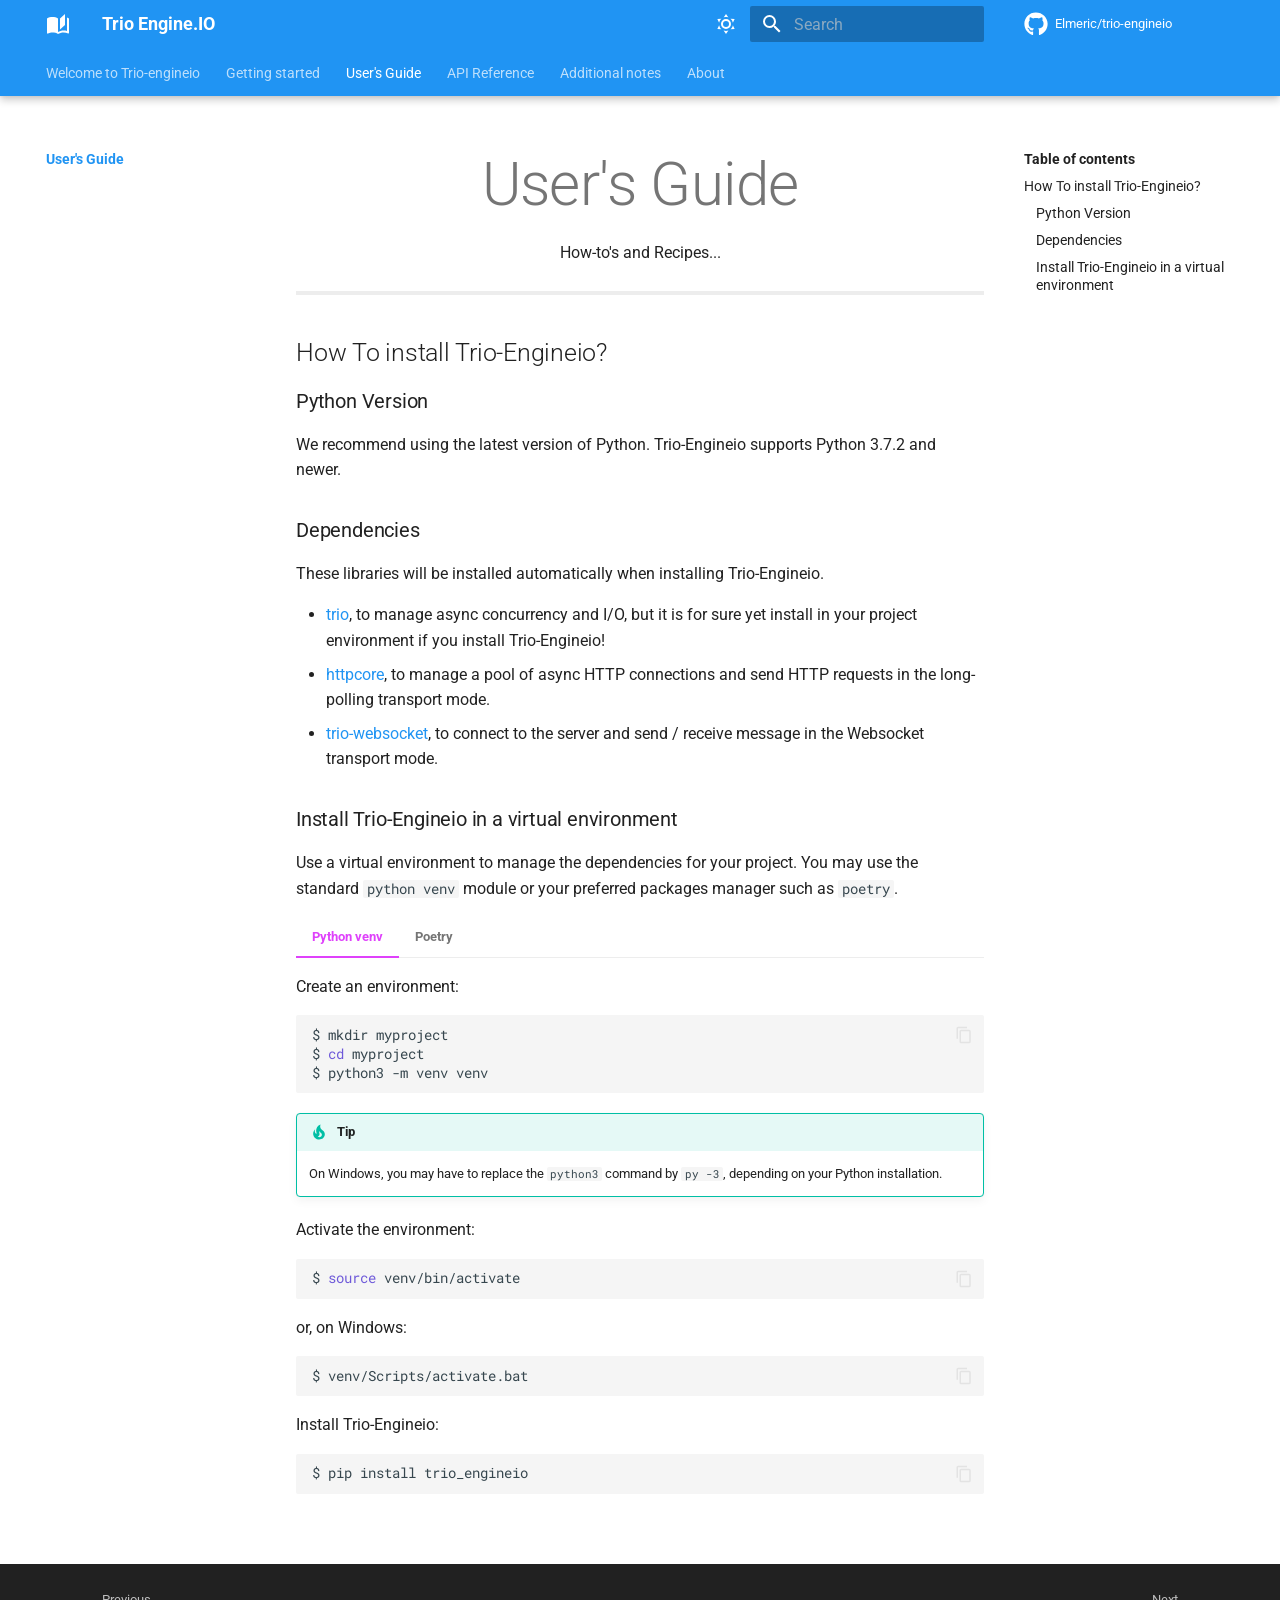
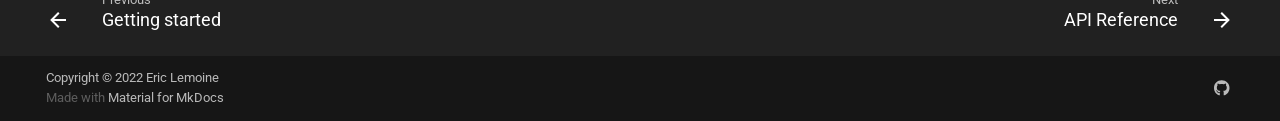
<file: how-to-guides/index.html>
<!doctype html>
<html lang="en" class="no-js">
  <head>
    
      <meta charset="utf-8">
      <meta name="viewport" content="width=device-width,initial-scale=1">
      
        <meta name="description" content="An asynchronous Engine.IO client using the trio framework.">
      
      
      
        <link rel="canonical" href="https://Elmeric.github.io/trio-engineio/how-to-guides/">
      
      <link rel="icon" href="../assets/images/favicon.png">
      <meta name="generator" content="mkdocs-1.4.2, mkdocs-material-8.5.10">
    
    
      
        <title>User's Guide - Trio Engine.IO</title>
      
    
    
      <link rel="stylesheet" href="../assets/stylesheets/main.472b142f.min.css">
      
        
        <link rel="stylesheet" href="../assets/stylesheets/palette.08040f6c.min.css">
        
      
      

    
    
    
      
        
        
        <link rel="preconnect" href="https://fonts.gstatic.com" crossorigin>
        <link rel="stylesheet" href="https://fonts.googleapis.com/css?family=Roboto:300,300i,400,400i,700,700i%7CRoboto+Mono:400,400i,700,700i&display=fallback">
        <style>:root{--md-text-font:"Roboto";--md-code-font:"Roboto Mono"}</style>
      
    
    
      <link rel="stylesheet" href="../assets/_mkdocstrings.css">
    
      <link rel="stylesheet" href="../css/extra.css">
    
      <link rel="stylesheet" href="../css/material.css">
    
      <link rel="stylesheet" href="../css/mkdocstrings.css">
    
    <script>__md_scope=new URL("..",location),__md_hash=e=>[...e].reduce((e,_)=>(e<<5)-e+_.charCodeAt(0),0),__md_get=(e,_=localStorage,t=__md_scope)=>JSON.parse(_.getItem(t.pathname+"."+e)),__md_set=(e,_,t=localStorage,a=__md_scope)=>{try{t.setItem(a.pathname+"."+e,JSON.stringify(_))}catch(e){}}</script>
    
      

    
    
    
  </head>
  
  
    
    
      
    
    
    
    
    <body dir="ltr" data-md-color-scheme="default" data-md-color-primary="blue" data-md-color-accent="purple">
  
    
    
      <script>var palette=__md_get("__palette");if(palette&&"object"==typeof palette.color)for(var key of Object.keys(palette.color))document.body.setAttribute("data-md-color-"+key,palette.color[key])</script>
    
    <input class="md-toggle" data-md-toggle="drawer" type="checkbox" id="__drawer" autocomplete="off">
    <input class="md-toggle" data-md-toggle="search" type="checkbox" id="__search" autocomplete="off">
    <label class="md-overlay" for="__drawer"></label>
    <div data-md-component="skip">
      
        
        <a href="#users-guide" class="md-skip">
          Skip to content
        </a>
      
    </div>
    <div data-md-component="announce">
      
    </div>
    
    
      

  

<header class="md-header md-header--lifted" data-md-component="header">
  <nav class="md-header__inner md-grid" aria-label="Header">
    <a href=".." title="Trio Engine.IO" class="md-header__button md-logo" aria-label="Trio Engine.IO" data-md-component="logo">
      
  
  <svg xmlns="http://www.w3.org/2000/svg" viewBox="0 0 24 24"><path d="m19 2-5 4.5v11l5-4.5V2M6.5 5C4.55 5 2.45 5.4 1 6.5v14.66c0 .25.25.5.5.5.1 0 .15-.07.25-.07 1.35-.65 3.3-1.09 4.75-1.09 1.95 0 4.05.4 5.5 1.5 1.35-.85 3.8-1.5 5.5-1.5 1.65 0 3.35.31 4.75 1.06.1.05.15.03.25.03.25 0 .5-.25.5-.5V6.5c-.6-.45-1.25-.75-2-1V19c-1.1-.35-2.3-.5-3.5-.5-1.7 0-4.15.65-5.5 1.5V6.5C10.55 5.4 8.45 5 6.5 5Z"/></svg>

    </a>
    <label class="md-header__button md-icon" for="__drawer">
      <svg xmlns="http://www.w3.org/2000/svg" viewBox="0 0 24 24"><path d="M3 6h18v2H3V6m0 5h18v2H3v-2m0 5h18v2H3v-2Z"/></svg>
    </label>
    <div class="md-header__title" data-md-component="header-title">
      <div class="md-header__ellipsis">
        <div class="md-header__topic">
          <span class="md-ellipsis">
            Trio Engine.IO
          </span>
        </div>
        <div class="md-header__topic" data-md-component="header-topic">
          <span class="md-ellipsis">
            
              User's Guide
            
          </span>
        </div>
      </div>
    </div>
    
      <form class="md-header__option" data-md-component="palette">
        
          
          
          
          <input class="md-option" data-md-color-media="(prefers-color-scheme: light)" data-md-color-scheme="default" data-md-color-primary="blue" data-md-color-accent="purple"  aria-label="Switch to dark mode"  type="radio" name="__palette" id="__palette_1">
          
            <label class="md-header__button md-icon" title="Switch to dark mode" for="__palette_2" hidden>
              <svg xmlns="http://www.w3.org/2000/svg" viewBox="0 0 24 24"><path d="M12 7a5 5 0 0 1 5 5 5 5 0 0 1-5 5 5 5 0 0 1-5-5 5 5 0 0 1 5-5m0 2a3 3 0 0 0-3 3 3 3 0 0 0 3 3 3 3 0 0 0 3-3 3 3 0 0 0-3-3m0-7 2.39 3.42C13.65 5.15 12.84 5 12 5c-.84 0-1.65.15-2.39.42L12 2M3.34 7l4.16-.35A7.2 7.2 0 0 0 5.94 8.5c-.44.74-.69 1.5-.83 2.29L3.34 7m.02 10 1.76-3.77a7.131 7.131 0 0 0 2.38 4.14L3.36 17M20.65 7l-1.77 3.79a7.023 7.023 0 0 0-2.38-4.15l4.15.36m-.01 10-4.14.36c.59-.51 1.12-1.14 1.54-1.86.42-.73.69-1.5.83-2.29L20.64 17M12 22l-2.41-3.44c.74.27 1.55.44 2.41.44.82 0 1.63-.17 2.37-.44L12 22Z"/></svg>
            </label>
          
        
          
          
          
          <input class="md-option" data-md-color-media="(prefers-color-scheme: dark)" data-md-color-scheme="slate" data-md-color-primary="black" data-md-color-accent="lime"  aria-label="Switch to light mode"  type="radio" name="__palette" id="__palette_2">
          
            <label class="md-header__button md-icon" title="Switch to light mode" for="__palette_1" hidden>
              <svg xmlns="http://www.w3.org/2000/svg" viewBox="0 0 24 24"><path d="m17.75 4.09-2.53 1.94.91 3.06-2.63-1.81-2.63 1.81.91-3.06-2.53-1.94L12.44 4l1.06-3 1.06 3 3.19.09m3.5 6.91-1.64 1.25.59 1.98-1.7-1.17-1.7 1.17.59-1.98L15.75 11l2.06-.05L18.5 9l.69 1.95 2.06.05m-2.28 4.95c.83-.08 1.72 1.1 1.19 1.85-.32.45-.66.87-1.08 1.27C15.17 23 8.84 23 4.94 19.07c-3.91-3.9-3.91-10.24 0-14.14.4-.4.82-.76 1.27-1.08.75-.53 1.93.36 1.85 1.19-.27 2.86.69 5.83 2.89 8.02a9.96 9.96 0 0 0 8.02 2.89m-1.64 2.02a12.08 12.08 0 0 1-7.8-3.47c-2.17-2.19-3.33-5-3.49-7.82-2.81 3.14-2.7 7.96.31 10.98 3.02 3.01 7.84 3.12 10.98.31Z"/></svg>
            </label>
          
        
      </form>
    
    
    
      <label class="md-header__button md-icon" for="__search">
        <svg xmlns="http://www.w3.org/2000/svg" viewBox="0 0 24 24"><path d="M9.5 3A6.5 6.5 0 0 1 16 9.5c0 1.61-.59 3.09-1.56 4.23l.27.27h.79l5 5-1.5 1.5-5-5v-.79l-.27-.27A6.516 6.516 0 0 1 9.5 16 6.5 6.5 0 0 1 3 9.5 6.5 6.5 0 0 1 9.5 3m0 2C7 5 5 7 5 9.5S7 14 9.5 14 14 12 14 9.5 12 5 9.5 5Z"/></svg>
      </label>
      <div class="md-search" data-md-component="search" role="dialog">
  <label class="md-search__overlay" for="__search"></label>
  <div class="md-search__inner" role="search">
    <form class="md-search__form" name="search">
      <input type="text" class="md-search__input" name="query" aria-label="Search" placeholder="Search" autocapitalize="off" autocorrect="off" autocomplete="off" spellcheck="false" data-md-component="search-query" required>
      <label class="md-search__icon md-icon" for="__search">
        <svg xmlns="http://www.w3.org/2000/svg" viewBox="0 0 24 24"><path d="M9.5 3A6.5 6.5 0 0 1 16 9.5c0 1.61-.59 3.09-1.56 4.23l.27.27h.79l5 5-1.5 1.5-5-5v-.79l-.27-.27A6.516 6.516 0 0 1 9.5 16 6.5 6.5 0 0 1 3 9.5 6.5 6.5 0 0 1 9.5 3m0 2C7 5 5 7 5 9.5S7 14 9.5 14 14 12 14 9.5 12 5 9.5 5Z"/></svg>
        <svg xmlns="http://www.w3.org/2000/svg" viewBox="0 0 24 24"><path d="M20 11v2H8l5.5 5.5-1.42 1.42L4.16 12l7.92-7.92L13.5 5.5 8 11h12Z"/></svg>
      </label>
      <nav class="md-search__options" aria-label="Search">
        
        <button type="reset" class="md-search__icon md-icon" title="Clear" aria-label="Clear" tabindex="-1">
          <svg xmlns="http://www.w3.org/2000/svg" viewBox="0 0 24 24"><path d="M19 6.41 17.59 5 12 10.59 6.41 5 5 6.41 10.59 12 5 17.59 6.41 19 12 13.41 17.59 19 19 17.59 13.41 12 19 6.41Z"/></svg>
        </button>
      </nav>
      
    </form>
    <div class="md-search__output">
      <div class="md-search__scrollwrap" data-md-scrollfix>
        <div class="md-search-result" data-md-component="search-result">
          <div class="md-search-result__meta">
            Initializing search
          </div>
          <ol class="md-search-result__list"></ol>
        </div>
      </div>
    </div>
  </div>
</div>
    
    
      <div class="md-header__source">
        <a href="https://github.com/Elmeric/trio-engineio" title="Go to repository" class="md-source" data-md-component="source">
  <div class="md-source__icon md-icon">
    
    <svg xmlns="http://www.w3.org/2000/svg" viewBox="0 0 496 512"><!--! Font Awesome Free 6.2.0 by @fontawesome - https://fontawesome.com License - https://fontawesome.com/license/free (Icons: CC BY 4.0, Fonts: SIL OFL 1.1, Code: MIT License) Copyright 2022 Fonticons, Inc.--><path d="M165.9 397.4c0 2-2.3 3.6-5.2 3.6-3.3.3-5.6-1.3-5.6-3.6 0-2 2.3-3.6 5.2-3.6 3-.3 5.6 1.3 5.6 3.6zm-31.1-4.5c-.7 2 1.3 4.3 4.3 4.9 2.6 1 5.6 0 6.2-2s-1.3-4.3-4.3-5.2c-2.6-.7-5.5.3-6.2 2.3zm44.2-1.7c-2.9.7-4.9 2.6-4.6 4.9.3 2 2.9 3.3 5.9 2.6 2.9-.7 4.9-2.6 4.6-4.6-.3-1.9-3-3.2-5.9-2.9zM244.8 8C106.1 8 0 113.3 0 252c0 110.9 69.8 205.8 169.5 239.2 12.8 2.3 17.3-5.6 17.3-12.1 0-6.2-.3-40.4-.3-61.4 0 0-70 15-84.7-29.8 0 0-11.4-29.1-27.8-36.6 0 0-22.9-15.7 1.6-15.4 0 0 24.9 2 38.6 25.8 21.9 38.6 58.6 27.5 72.9 20.9 2.3-16 8.8-27.1 16-33.7-55.9-6.2-112.3-14.3-112.3-110.5 0-27.5 7.6-41.3 23.6-58.9-2.6-6.5-11.1-33.3 2.6-67.9 20.9-6.5 69 27 69 27 20-5.6 41.5-8.5 62.8-8.5s42.8 2.9 62.8 8.5c0 0 48.1-33.6 69-27 13.7 34.7 5.2 61.4 2.6 67.9 16 17.7 25.8 31.5 25.8 58.9 0 96.5-58.9 104.2-114.8 110.5 9.2 7.9 17 22.9 17 46.4 0 33.7-.3 75.4-.3 83.6 0 6.5 4.6 14.4 17.3 12.1C428.2 457.8 496 362.9 496 252 496 113.3 383.5 8 244.8 8zM97.2 352.9c-1.3 1-1 3.3.7 5.2 1.6 1.6 3.9 2.3 5.2 1 1.3-1 1-3.3-.7-5.2-1.6-1.6-3.9-2.3-5.2-1zm-10.8-8.1c-.7 1.3.3 2.9 2.3 3.9 1.6 1 3.6.7 4.3-.7.7-1.3-.3-2.9-2.3-3.9-2-.6-3.6-.3-4.3.7zm32.4 35.6c-1.6 1.3-1 4.3 1.3 6.2 2.3 2.3 5.2 2.6 6.5 1 1.3-1.3.7-4.3-1.3-6.2-2.2-2.3-5.2-2.6-6.5-1zm-11.4-14.7c-1.6 1-1.6 3.6 0 5.9 1.6 2.3 4.3 3.3 5.6 2.3 1.6-1.3 1.6-3.9 0-6.2-1.4-2.3-4-3.3-5.6-2z"/></svg>
  </div>
  <div class="md-source__repository">
    Elmeric/trio-engineio
  </div>
</a>
      </div>
    
  </nav>
  
    
      
<nav class="md-tabs" aria-label="Tabs" data-md-component="tabs">
  <div class="md-tabs__inner md-grid">
    <ul class="md-tabs__list">
      
        
  
  


  <li class="md-tabs__item">
    <a href=".." class="md-tabs__link">
      Welcome to Trio-engineio
    </a>
  </li>

      
        
  
  


  <li class="md-tabs__item">
    <a href="../tutorials/" class="md-tabs__link">
      Getting started
    </a>
  </li>

      
        
  
  
    
  


  <li class="md-tabs__item">
    <a href="./" class="md-tabs__link md-tabs__link--active">
      User's Guide
    </a>
  </li>

      
        
  
  


  <li class="md-tabs__item">
    <a href="../reference/" class="md-tabs__link">
      API Reference
    </a>
  </li>

      
        
  
  


  <li class="md-tabs__item">
    <a href="../explanation/" class="md-tabs__link">
      Additional notes
    </a>
  </li>

      
        
  
  


  
  
  
    <li class="md-tabs__item">
      <a href="../changelog/" class="md-tabs__link">
        About
      </a>
    </li>
  

      
    </ul>
  </div>
</nav>
    
  
</header>
    
    <div class="md-container" data-md-component="container">
      
      
        
      
      <main class="md-main" data-md-component="main">
        <div class="md-main__inner md-grid">
          
            
              
              <div class="md-sidebar md-sidebar--primary" data-md-component="sidebar" data-md-type="navigation" >
                <div class="md-sidebar__scrollwrap">
                  <div class="md-sidebar__inner">
                    

  


<nav class="md-nav md-nav--primary md-nav--lifted" aria-label="Navigation" data-md-level="0">
  <label class="md-nav__title" for="__drawer">
    <a href=".." title="Trio Engine.IO" class="md-nav__button md-logo" aria-label="Trio Engine.IO" data-md-component="logo">
      
  
  <svg xmlns="http://www.w3.org/2000/svg" viewBox="0 0 24 24"><path d="m19 2-5 4.5v11l5-4.5V2M6.5 5C4.55 5 2.45 5.4 1 6.5v14.66c0 .25.25.5.5.5.1 0 .15-.07.25-.07 1.35-.65 3.3-1.09 4.75-1.09 1.95 0 4.05.4 5.5 1.5 1.35-.85 3.8-1.5 5.5-1.5 1.65 0 3.35.31 4.75 1.06.1.05.15.03.25.03.25 0 .5-.25.5-.5V6.5c-.6-.45-1.25-.75-2-1V19c-1.1-.35-2.3-.5-3.5-.5-1.7 0-4.15.65-5.5 1.5V6.5C10.55 5.4 8.45 5 6.5 5Z"/></svg>

    </a>
    Trio Engine.IO
  </label>
  
    <div class="md-nav__source">
      <a href="https://github.com/Elmeric/trio-engineio" title="Go to repository" class="md-source" data-md-component="source">
  <div class="md-source__icon md-icon">
    
    <svg xmlns="http://www.w3.org/2000/svg" viewBox="0 0 496 512"><!--! Font Awesome Free 6.2.0 by @fontawesome - https://fontawesome.com License - https://fontawesome.com/license/free (Icons: CC BY 4.0, Fonts: SIL OFL 1.1, Code: MIT License) Copyright 2022 Fonticons, Inc.--><path d="M165.9 397.4c0 2-2.3 3.6-5.2 3.6-3.3.3-5.6-1.3-5.6-3.6 0-2 2.3-3.6 5.2-3.6 3-.3 5.6 1.3 5.6 3.6zm-31.1-4.5c-.7 2 1.3 4.3 4.3 4.9 2.6 1 5.6 0 6.2-2s-1.3-4.3-4.3-5.2c-2.6-.7-5.5.3-6.2 2.3zm44.2-1.7c-2.9.7-4.9 2.6-4.6 4.9.3 2 2.9 3.3 5.9 2.6 2.9-.7 4.9-2.6 4.6-4.6-.3-1.9-3-3.2-5.9-2.9zM244.8 8C106.1 8 0 113.3 0 252c0 110.9 69.8 205.8 169.5 239.2 12.8 2.3 17.3-5.6 17.3-12.1 0-6.2-.3-40.4-.3-61.4 0 0-70 15-84.7-29.8 0 0-11.4-29.1-27.8-36.6 0 0-22.9-15.7 1.6-15.4 0 0 24.9 2 38.6 25.8 21.9 38.6 58.6 27.5 72.9 20.9 2.3-16 8.8-27.1 16-33.7-55.9-6.2-112.3-14.3-112.3-110.5 0-27.5 7.6-41.3 23.6-58.9-2.6-6.5-11.1-33.3 2.6-67.9 20.9-6.5 69 27 69 27 20-5.6 41.5-8.5 62.8-8.5s42.8 2.9 62.8 8.5c0 0 48.1-33.6 69-27 13.7 34.7 5.2 61.4 2.6 67.9 16 17.7 25.8 31.5 25.8 58.9 0 96.5-58.9 104.2-114.8 110.5 9.2 7.9 17 22.9 17 46.4 0 33.7-.3 75.4-.3 83.6 0 6.5 4.6 14.4 17.3 12.1C428.2 457.8 496 362.9 496 252 496 113.3 383.5 8 244.8 8zM97.2 352.9c-1.3 1-1 3.3.7 5.2 1.6 1.6 3.9 2.3 5.2 1 1.3-1 1-3.3-.7-5.2-1.6-1.6-3.9-2.3-5.2-1zm-10.8-8.1c-.7 1.3.3 2.9 2.3 3.9 1.6 1 3.6.7 4.3-.7.7-1.3-.3-2.9-2.3-3.9-2-.6-3.6-.3-4.3.7zm32.4 35.6c-1.6 1.3-1 4.3 1.3 6.2 2.3 2.3 5.2 2.6 6.5 1 1.3-1.3.7-4.3-1.3-6.2-2.2-2.3-5.2-2.6-6.5-1zm-11.4-14.7c-1.6 1-1.6 3.6 0 5.9 1.6 2.3 4.3 3.3 5.6 2.3 1.6-1.3 1.6-3.9 0-6.2-1.4-2.3-4-3.3-5.6-2z"/></svg>
  </div>
  <div class="md-source__repository">
    Elmeric/trio-engineio
  </div>
</a>
    </div>
  
  <ul class="md-nav__list" data-md-scrollfix>
    
      
      
      

  
  
  
    <li class="md-nav__item">
      <a href=".." class="md-nav__link">
        Welcome to Trio-engineio
      </a>
    </li>
  

    
      
      
      

  
  
  
    <li class="md-nav__item">
      <a href="../tutorials/" class="md-nav__link">
        Getting started
      </a>
    </li>
  

    
      
      
      

  
  
    
  
  
    <li class="md-nav__item md-nav__item--active">
      
      <input class="md-nav__toggle md-toggle" data-md-toggle="toc" type="checkbox" id="__toc">
      
      
        
      
      
        <label class="md-nav__link md-nav__link--active" for="__toc">
          User's Guide
          <span class="md-nav__icon md-icon"></span>
        </label>
      
      <a href="./" class="md-nav__link md-nav__link--active">
        User's Guide
      </a>
      
        

<nav class="md-nav md-nav--secondary" aria-label="Table of contents">
  
  
  
    
  
  
    <label class="md-nav__title" for="__toc">
      <span class="md-nav__icon md-icon"></span>
      Table of contents
    </label>
    <ul class="md-nav__list" data-md-component="toc" data-md-scrollfix>
      
        <li class="md-nav__item">
  <a href="#how-to-install-trio-engineio" class="md-nav__link">
    How To install Trio-Engineio?
  </a>
  
    <nav class="md-nav" aria-label="How To install Trio-Engineio?">
      <ul class="md-nav__list">
        
          <li class="md-nav__item">
  <a href="#python-version" class="md-nav__link">
    Python Version
  </a>
  
</li>
        
          <li class="md-nav__item">
  <a href="#dependencies" class="md-nav__link">
    Dependencies
  </a>
  
</li>
        
          <li class="md-nav__item">
  <a href="#install-trio-engineio-in-a-virtual-environment" class="md-nav__link">
    Install Trio-Engineio in a virtual environment
  </a>
  
</li>
        
      </ul>
    </nav>
  
</li>
      
    </ul>
  
</nav>
      
    </li>
  

    
      
      
      

  
  
  
    <li class="md-nav__item">
      <a href="../reference/" class="md-nav__link">
        API Reference
      </a>
    </li>
  

    
      
      
      

  
  
  
    <li class="md-nav__item">
      <a href="../explanation/" class="md-nav__link">
        Additional notes
      </a>
    </li>
  

    
      
      
      

  
  
  
    
    <li class="md-nav__item md-nav__item--nested">
      
      
        <input class="md-nav__toggle md-toggle" data-md-toggle="__nav_6" type="checkbox" id="__nav_6" >
      
      
      
      
        <label class="md-nav__link" for="__nav_6">
          About
          <span class="md-nav__icon md-icon"></span>
        </label>
      
      <nav class="md-nav" aria-label="About" data-md-level="1">
        <label class="md-nav__title" for="__nav_6">
          <span class="md-nav__icon md-icon"></span>
          About
        </label>
        <ul class="md-nav__list" data-md-scrollfix>
          
            
              
  
  
  
    <li class="md-nav__item">
      <a href="../changelog/" class="md-nav__link">
        Changelog
      </a>
    </li>
  

            
          
            
              
  
  
  
    <li class="md-nav__item">
      <a href="../credits/" class="md-nav__link">
        Credits
      </a>
    </li>
  

            
          
            
              
  
  
  
    <li class="md-nav__item">
      <a href="../license/" class="md-nav__link">
        License
      </a>
    </li>
  

            
          
        </ul>
      </nav>
    </li>
  

    
  </ul>
</nav>
                  </div>
                </div>
              </div>
            
            
              
              <div class="md-sidebar md-sidebar--secondary" data-md-component="sidebar" data-md-type="toc" >
                <div class="md-sidebar__scrollwrap">
                  <div class="md-sidebar__inner">
                    

<nav class="md-nav md-nav--secondary" aria-label="Table of contents">
  
  
  
    
  
  
    <label class="md-nav__title" for="__toc">
      <span class="md-nav__icon md-icon"></span>
      Table of contents
    </label>
    <ul class="md-nav__list" data-md-component="toc" data-md-scrollfix>
      
        <li class="md-nav__item">
  <a href="#how-to-install-trio-engineio" class="md-nav__link">
    How To install Trio-Engineio?
  </a>
  
    <nav class="md-nav" aria-label="How To install Trio-Engineio?">
      <ul class="md-nav__list">
        
          <li class="md-nav__item">
  <a href="#python-version" class="md-nav__link">
    Python Version
  </a>
  
</li>
        
          <li class="md-nav__item">
  <a href="#dependencies" class="md-nav__link">
    Dependencies
  </a>
  
</li>
        
          <li class="md-nav__item">
  <a href="#install-trio-engineio-in-a-virtual-environment" class="md-nav__link">
    Install Trio-Engineio in a virtual environment
  </a>
  
</li>
        
      </ul>
    </nav>
  
</li>
      
    </ul>
  
</nav>
                  </div>
                </div>
              </div>
            
          
          
            <div class="md-content" data-md-component="content">
              <article class="md-content__inner md-typeset">
                
                  

  <a href="https://github.com/Elmeric/trio-engineio/edit/master/docs/how-to-guides.md" title="Edit this page" class="md-content__button md-icon">
    
    <svg xmlns="http://www.w3.org/2000/svg" viewBox="0 0 24 24"><path d="M20.71 7.04c.39-.39.39-1.04 0-1.41l-2.34-2.34c-.37-.39-1.02-.39-1.41 0l-1.84 1.83 3.75 3.75M3 17.25V21h3.75L17.81 9.93l-3.75-3.75L3 17.25Z"/></svg>
  </a>


<h1 id="users-guide">User's Guide<a class="headerlink" href="#users-guide" title="Permanent link">☛</a></h1>
<p>How-to's and Recipes...</p>
<hr />
<h2 id="how-to-install-trio-engineio">How To install Trio-Engineio?<a class="headerlink" href="#how-to-install-trio-engineio" title="Permanent link">☛</a></h2>
<h3 id="python-version">Python Version<a class="headerlink" href="#python-version" title="Permanent link">☛</a></h3>
<p>We recommend using the latest version of Python. Trio-Engineio supports Python
3.7.2 and newer.</p>
<h3 id="dependencies">Dependencies<a class="headerlink" href="#dependencies" title="Permanent link">☛</a></h3>
<p>These libraries will be installed automatically when installing Trio-Engineio.</p>
<ul>
<li><a href="https://trio.readthedocs.io/en/stable">trio</a>, to manage async concurrency and I/O, but it is for sure yet install in your
project environment if you install Trio-Engineio!</li>
<li><a href="https://www.encode.io/httpcore">httpcore</a>, to manage a pool of async HTTP connections and send HTTP requests in the
long-polling transport mode.</li>
<li><a href="https://trio-websocket.readthedocs.io/en/stable">trio-websocket</a>, to connect to the server and send / receive message in the Websocket
transport mode.</li>
</ul>
<h3 id="install-trio-engineio-in-a-virtual-environment">Install Trio-Engineio in a virtual environment<a class="headerlink" href="#install-trio-engineio-in-a-virtual-environment" title="Permanent link">☛</a></h3>
<p>Use a virtual environment to manage the dependencies for your project. You may use the
standard <code>python venv</code> module or your preferred packages manager such as <code>poetry</code>.</p>
<div class="tabbed-set tabbed-alternate" data-tabs="1:2"><input checked="checked" id="__tabbed_1_1" name="__tabbed_1" type="radio" /><input id="__tabbed_1_2" name="__tabbed_1" type="radio" /><div class="tabbed-labels"><label for="__tabbed_1_1">Python venv</label><label for="__tabbed_1_2">Poetry</label></div>
<div class="tabbed-content">
<div class="tabbed-block">
<p>Create an environment:
<div class="highlight"><pre><span></span><code>$ mkdir myproject
$ <span class="nb">cd</span> myproject
$ python3 -m venv venv
</code></pre></div></p>
<div class="admonition tip">
<p class="admonition-title">Tip</p>
<p>On Windows, you may have to replace the <code>python3</code> command by <code>py -3</code>, depending
on your Python installation.</p>
</div>
<p>Activate the environment:
<div class="highlight"><pre><span></span><code>$ <span class="nb">source</span> venv/bin/activate
</code></pre></div>
or, on Windows:
<div class="highlight"><pre><span></span><code>$ venv/Scripts/activate.bat
</code></pre></div></p>
<p>Install Trio-Engineio:
<div class="highlight"><pre><span></span><code>$ pip install trio_engineio
</code></pre></div></p>
</div>
<div class="tabbed-block">
<p>Setup a new project:
<div class="highlight"><pre><span></span><code>$ poetry new --src myproject
</code></pre></div></p>
<p>Add a dependency to Trio-Engineio and install it:
<div class="highlight"><pre><span></span><code>$ poetry add trio_engineio
$ poetry install
</code></pre></div></p>
<p>Activate the project environment created by Poetry:
<div class="highlight"><pre><span></span><code>$ <span class="nb">source</span> <span class="o">{</span>path_to_venv<span class="o">}</span>/bin/activate
</code></pre></div>
or, on Windows:
<div class="highlight"><pre><span></span><code>$ <span class="o">{</span>path_to_venv<span class="o">}</span>/Scripts/activate.bat
</code></pre></div></p>
<div class="admonition tip">
<p class="admonition-title">Tip</p>
<p>You can retrieve the {path_to_venv} created by Poetry with:
<div class="highlight"><pre><span></span><code>$ poetry env info --path
</code></pre></div></p>
</div>
</div>
</div>
</div>





                
              </article>
            </div>
          
          
        </div>
        
          <a href="#" class="md-top md-icon" data-md-component="top" hidden>
            <svg xmlns="http://www.w3.org/2000/svg" viewBox="0 0 24 24"><path d="M13 20h-2V8l-5.5 5.5-1.42-1.42L12 4.16l7.92 7.92-1.42 1.42L13 8v12Z"/></svg>
            Back to top
          </a>
        
      </main>
      
        <footer class="md-footer">
  
    
    <nav class="md-footer__inner md-grid" aria-label="Footer" >
      
        
        <a href="../tutorials/" class="md-footer__link md-footer__link--prev" aria-label="Previous: Getting started" rel="prev">
          <div class="md-footer__button md-icon">
            <svg xmlns="http://www.w3.org/2000/svg" viewBox="0 0 24 24"><path d="M20 11v2H8l5.5 5.5-1.42 1.42L4.16 12l7.92-7.92L13.5 5.5 8 11h12Z"/></svg>
          </div>
          <div class="md-footer__title">
            <div class="md-ellipsis">
              <span class="md-footer__direction">
                Previous
              </span>
              Getting started
            </div>
          </div>
        </a>
      
      
        
        <a href="../reference/" class="md-footer__link md-footer__link--next" aria-label="Next: API Reference" rel="next">
          <div class="md-footer__title">
            <div class="md-ellipsis">
              <span class="md-footer__direction">
                Next
              </span>
              API Reference
            </div>
          </div>
          <div class="md-footer__button md-icon">
            <svg xmlns="http://www.w3.org/2000/svg" viewBox="0 0 24 24"><path d="M4 11v2h12l-5.5 5.5 1.42 1.42L19.84 12l-7.92-7.92L10.5 5.5 16 11H4Z"/></svg>
          </div>
        </a>
      
    </nav>
  
  <div class="md-footer-meta md-typeset">
    <div class="md-footer-meta__inner md-grid">
      <div class="md-copyright">
  
    <div class="md-copyright__highlight">
      Copyright &copy; 2022 Eric Lemoine
    </div>
  
  
    Made with
    <a href="https://squidfunk.github.io/mkdocs-material/" target="_blank" rel="noopener">
      Material for MkDocs
    </a>
  
</div>
      
        <div class="md-social">
  
    
    
      
      
    
    <a href="https://github.com/Elmeric" target="_blank" rel="noopener" title="github.com" class="md-social__link">
      <svg xmlns="http://www.w3.org/2000/svg" viewBox="0 0 496 512"><!--! Font Awesome Free 6.2.0 by @fontawesome - https://fontawesome.com License - https://fontawesome.com/license/free (Icons: CC BY 4.0, Fonts: SIL OFL 1.1, Code: MIT License) Copyright 2022 Fonticons, Inc.--><path d="M165.9 397.4c0 2-2.3 3.6-5.2 3.6-3.3.3-5.6-1.3-5.6-3.6 0-2 2.3-3.6 5.2-3.6 3-.3 5.6 1.3 5.6 3.6zm-31.1-4.5c-.7 2 1.3 4.3 4.3 4.9 2.6 1 5.6 0 6.2-2s-1.3-4.3-4.3-5.2c-2.6-.7-5.5.3-6.2 2.3zm44.2-1.7c-2.9.7-4.9 2.6-4.6 4.9.3 2 2.9 3.3 5.9 2.6 2.9-.7 4.9-2.6 4.6-4.6-.3-1.9-3-3.2-5.9-2.9zM244.8 8C106.1 8 0 113.3 0 252c0 110.9 69.8 205.8 169.5 239.2 12.8 2.3 17.3-5.6 17.3-12.1 0-6.2-.3-40.4-.3-61.4 0 0-70 15-84.7-29.8 0 0-11.4-29.1-27.8-36.6 0 0-22.9-15.7 1.6-15.4 0 0 24.9 2 38.6 25.8 21.9 38.6 58.6 27.5 72.9 20.9 2.3-16 8.8-27.1 16-33.7-55.9-6.2-112.3-14.3-112.3-110.5 0-27.5 7.6-41.3 23.6-58.9-2.6-6.5-11.1-33.3 2.6-67.9 20.9-6.5 69 27 69 27 20-5.6 41.5-8.5 62.8-8.5s42.8 2.9 62.8 8.5c0 0 48.1-33.6 69-27 13.7 34.7 5.2 61.4 2.6 67.9 16 17.7 25.8 31.5 25.8 58.9 0 96.5-58.9 104.2-114.8 110.5 9.2 7.9 17 22.9 17 46.4 0 33.7-.3 75.4-.3 83.6 0 6.5 4.6 14.4 17.3 12.1C428.2 457.8 496 362.9 496 252 496 113.3 383.5 8 244.8 8zM97.2 352.9c-1.3 1-1 3.3.7 5.2 1.6 1.6 3.9 2.3 5.2 1 1.3-1 1-3.3-.7-5.2-1.6-1.6-3.9-2.3-5.2-1zm-10.8-8.1c-.7 1.3.3 2.9 2.3 3.9 1.6 1 3.6.7 4.3-.7.7-1.3-.3-2.9-2.3-3.9-2-.6-3.6-.3-4.3.7zm32.4 35.6c-1.6 1.3-1 4.3 1.3 6.2 2.3 2.3 5.2 2.6 6.5 1 1.3-1.3.7-4.3-1.3-6.2-2.2-2.3-5.2-2.6-6.5-1zm-11.4-14.7c-1.6 1-1.6 3.6 0 5.9 1.6 2.3 4.3 3.3 5.6 2.3 1.6-1.3 1.6-3.9 0-6.2-1.4-2.3-4-3.3-5.6-2z"/></svg>
    </a>
  
</div>
      
    </div>
  </div>
</footer>
      
    </div>
    <div class="md-dialog" data-md-component="dialog">
      <div class="md-dialog__inner md-typeset"></div>
    </div>
    
    <script id="__config" type="application/json">{"base": "..", "features": ["navigation.tabs", "navigation.tabs.sticky", "navigation.top"], "search": "../assets/javascripts/workers/search.16e2a7d4.min.js", "translations": {"clipboard.copied": "Copied to clipboard", "clipboard.copy": "Copy to clipboard", "search.config.lang": "en", "search.config.pipeline": "trimmer, stopWordFilter", "search.config.separator": "[\\s\\-]+", "search.placeholder": "Search", "search.result.more.one": "1 more on this page", "search.result.more.other": "# more on this page", "search.result.none": "No matching documents", "search.result.one": "1 matching document", "search.result.other": "# matching documents", "search.result.placeholder": "Type to start searching", "search.result.term.missing": "Missing", "select.version.title": "Select version"}}</script>
    
    
      <script src="../assets/javascripts/bundle.d6c3db9e.min.js"></script>
      
    
  </body>
</html>
</file>
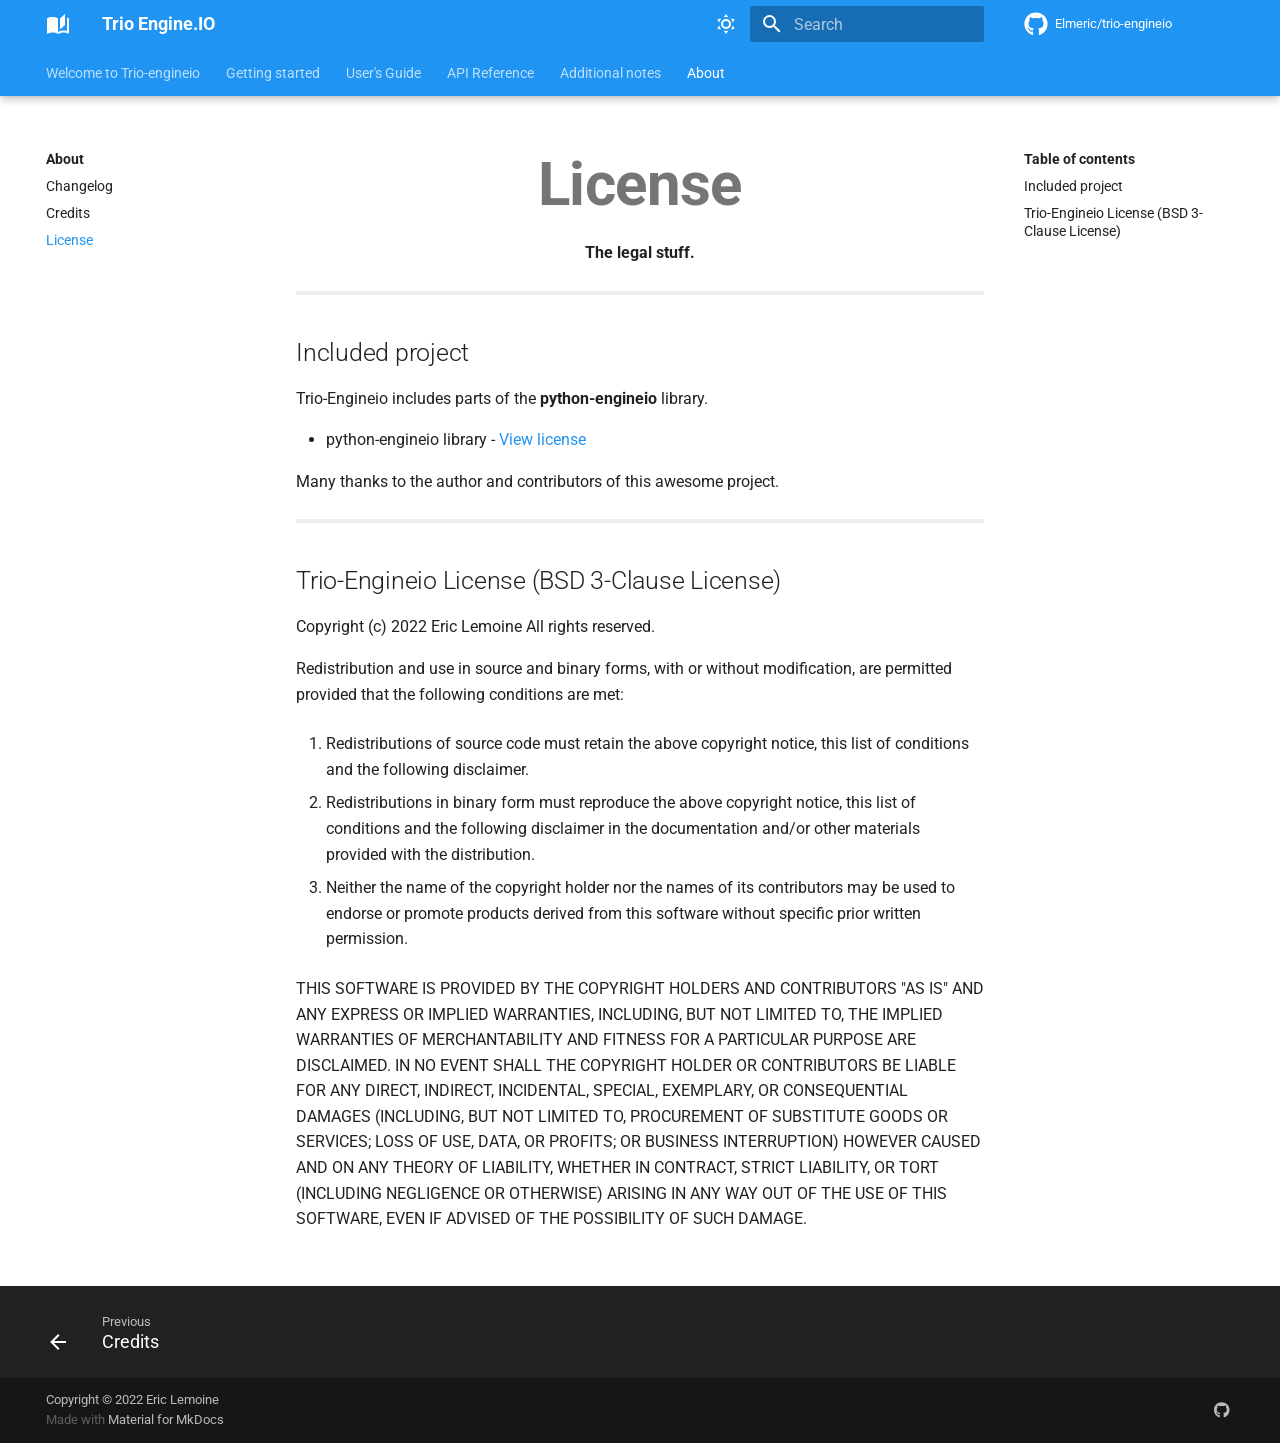
<file: license/index.html>
<!doctype html>
<html lang="en" class="no-js">
  <head>
    
      <meta charset="utf-8">
      <meta name="viewport" content="width=device-width,initial-scale=1">
      
        <meta name="description" content="An asynchronous Engine.IO client using the trio framework.">
      
      
      
        <link rel="canonical" href="https://Elmeric.github.io/trio-engineio/license/">
      
      <link rel="icon" href="../assets/images/favicon.png">
      <meta name="generator" content="mkdocs-1.4.2, mkdocs-material-8.5.10">
    
    
      
        <title>License - Trio Engine.IO</title>
      
    
    
      <link rel="stylesheet" href="../assets/stylesheets/main.472b142f.min.css">
      
        
        <link rel="stylesheet" href="../assets/stylesheets/palette.08040f6c.min.css">
        
      
      

    
    
    
      
        
        
        <link rel="preconnect" href="https://fonts.gstatic.com" crossorigin>
        <link rel="stylesheet" href="https://fonts.googleapis.com/css?family=Roboto:300,300i,400,400i,700,700i%7CRoboto+Mono:400,400i,700,700i&display=fallback">
        <style>:root{--md-text-font:"Roboto";--md-code-font:"Roboto Mono"}</style>
      
    
    
      <link rel="stylesheet" href="../assets/_mkdocstrings.css">
    
      <link rel="stylesheet" href="../css/extra.css">
    
      <link rel="stylesheet" href="../css/material.css">
    
      <link rel="stylesheet" href="../css/mkdocstrings.css">
    
    <script>__md_scope=new URL("..",location),__md_hash=e=>[...e].reduce((e,_)=>(e<<5)-e+_.charCodeAt(0),0),__md_get=(e,_=localStorage,t=__md_scope)=>JSON.parse(_.getItem(t.pathname+"."+e)),__md_set=(e,_,t=localStorage,a=__md_scope)=>{try{t.setItem(a.pathname+"."+e,JSON.stringify(_))}catch(e){}}</script>
    
      

    
    
    
  </head>
  
  
    
    
      
    
    
    
    
    <body dir="ltr" data-md-color-scheme="default" data-md-color-primary="blue" data-md-color-accent="purple">
  
    
    
      <script>var palette=__md_get("__palette");if(palette&&"object"==typeof palette.color)for(var key of Object.keys(palette.color))document.body.setAttribute("data-md-color-"+key,palette.color[key])</script>
    
    <input class="md-toggle" data-md-toggle="drawer" type="checkbox" id="__drawer" autocomplete="off">
    <input class="md-toggle" data-md-toggle="search" type="checkbox" id="__search" autocomplete="off">
    <label class="md-overlay" for="__drawer"></label>
    <div data-md-component="skip">
      
        
        <a href="#license" class="md-skip">
          Skip to content
        </a>
      
    </div>
    <div data-md-component="announce">
      
    </div>
    
    
      

  

<header class="md-header md-header--lifted" data-md-component="header">
  <nav class="md-header__inner md-grid" aria-label="Header">
    <a href=".." title="Trio Engine.IO" class="md-header__button md-logo" aria-label="Trio Engine.IO" data-md-component="logo">
      
  
  <svg xmlns="http://www.w3.org/2000/svg" viewBox="0 0 24 24"><path d="m19 2-5 4.5v11l5-4.5V2M6.5 5C4.55 5 2.45 5.4 1 6.5v14.66c0 .25.25.5.5.5.1 0 .15-.07.25-.07 1.35-.65 3.3-1.09 4.75-1.09 1.95 0 4.05.4 5.5 1.5 1.35-.85 3.8-1.5 5.5-1.5 1.65 0 3.35.31 4.75 1.06.1.05.15.03.25.03.25 0 .5-.25.5-.5V6.5c-.6-.45-1.25-.75-2-1V19c-1.1-.35-2.3-.5-3.5-.5-1.7 0-4.15.65-5.5 1.5V6.5C10.55 5.4 8.45 5 6.5 5Z"/></svg>

    </a>
    <label class="md-header__button md-icon" for="__drawer">
      <svg xmlns="http://www.w3.org/2000/svg" viewBox="0 0 24 24"><path d="M3 6h18v2H3V6m0 5h18v2H3v-2m0 5h18v2H3v-2Z"/></svg>
    </label>
    <div class="md-header__title" data-md-component="header-title">
      <div class="md-header__ellipsis">
        <div class="md-header__topic">
          <span class="md-ellipsis">
            Trio Engine.IO
          </span>
        </div>
        <div class="md-header__topic" data-md-component="header-topic">
          <span class="md-ellipsis">
            
              License
            
          </span>
        </div>
      </div>
    </div>
    
      <form class="md-header__option" data-md-component="palette">
        
          
          
          
          <input class="md-option" data-md-color-media="(prefers-color-scheme: light)" data-md-color-scheme="default" data-md-color-primary="blue" data-md-color-accent="purple"  aria-label="Switch to dark mode"  type="radio" name="__palette" id="__palette_1">
          
            <label class="md-header__button md-icon" title="Switch to dark mode" for="__palette_2" hidden>
              <svg xmlns="http://www.w3.org/2000/svg" viewBox="0 0 24 24"><path d="M12 7a5 5 0 0 1 5 5 5 5 0 0 1-5 5 5 5 0 0 1-5-5 5 5 0 0 1 5-5m0 2a3 3 0 0 0-3 3 3 3 0 0 0 3 3 3 3 0 0 0 3-3 3 3 0 0 0-3-3m0-7 2.39 3.42C13.65 5.15 12.84 5 12 5c-.84 0-1.65.15-2.39.42L12 2M3.34 7l4.16-.35A7.2 7.2 0 0 0 5.94 8.5c-.44.74-.69 1.5-.83 2.29L3.34 7m.02 10 1.76-3.77a7.131 7.131 0 0 0 2.38 4.14L3.36 17M20.65 7l-1.77 3.79a7.023 7.023 0 0 0-2.38-4.15l4.15.36m-.01 10-4.14.36c.59-.51 1.12-1.14 1.54-1.86.42-.73.69-1.5.83-2.29L20.64 17M12 22l-2.41-3.44c.74.27 1.55.44 2.41.44.82 0 1.63-.17 2.37-.44L12 22Z"/></svg>
            </label>
          
        
          
          
          
          <input class="md-option" data-md-color-media="(prefers-color-scheme: dark)" data-md-color-scheme="slate" data-md-color-primary="black" data-md-color-accent="lime"  aria-label="Switch to light mode"  type="radio" name="__palette" id="__palette_2">
          
            <label class="md-header__button md-icon" title="Switch to light mode" for="__palette_1" hidden>
              <svg xmlns="http://www.w3.org/2000/svg" viewBox="0 0 24 24"><path d="m17.75 4.09-2.53 1.94.91 3.06-2.63-1.81-2.63 1.81.91-3.06-2.53-1.94L12.44 4l1.06-3 1.06 3 3.19.09m3.5 6.91-1.64 1.25.59 1.98-1.7-1.17-1.7 1.17.59-1.98L15.75 11l2.06-.05L18.5 9l.69 1.95 2.06.05m-2.28 4.95c.83-.08 1.72 1.1 1.19 1.85-.32.45-.66.87-1.08 1.27C15.17 23 8.84 23 4.94 19.07c-3.91-3.9-3.91-10.24 0-14.14.4-.4.82-.76 1.27-1.08.75-.53 1.93.36 1.85 1.19-.27 2.86.69 5.83 2.89 8.02a9.96 9.96 0 0 0 8.02 2.89m-1.64 2.02a12.08 12.08 0 0 1-7.8-3.47c-2.17-2.19-3.33-5-3.49-7.82-2.81 3.14-2.7 7.96.31 10.98 3.02 3.01 7.84 3.12 10.98.31Z"/></svg>
            </label>
          
        
      </form>
    
    
    
      <label class="md-header__button md-icon" for="__search">
        <svg xmlns="http://www.w3.org/2000/svg" viewBox="0 0 24 24"><path d="M9.5 3A6.5 6.5 0 0 1 16 9.5c0 1.61-.59 3.09-1.56 4.23l.27.27h.79l5 5-1.5 1.5-5-5v-.79l-.27-.27A6.516 6.516 0 0 1 9.5 16 6.5 6.5 0 0 1 3 9.5 6.5 6.5 0 0 1 9.5 3m0 2C7 5 5 7 5 9.5S7 14 9.5 14 14 12 14 9.5 12 5 9.5 5Z"/></svg>
      </label>
      <div class="md-search" data-md-component="search" role="dialog">
  <label class="md-search__overlay" for="__search"></label>
  <div class="md-search__inner" role="search">
    <form class="md-search__form" name="search">
      <input type="text" class="md-search__input" name="query" aria-label="Search" placeholder="Search" autocapitalize="off" autocorrect="off" autocomplete="off" spellcheck="false" data-md-component="search-query" required>
      <label class="md-search__icon md-icon" for="__search">
        <svg xmlns="http://www.w3.org/2000/svg" viewBox="0 0 24 24"><path d="M9.5 3A6.5 6.5 0 0 1 16 9.5c0 1.61-.59 3.09-1.56 4.23l.27.27h.79l5 5-1.5 1.5-5-5v-.79l-.27-.27A6.516 6.516 0 0 1 9.5 16 6.5 6.5 0 0 1 3 9.5 6.5 6.5 0 0 1 9.5 3m0 2C7 5 5 7 5 9.5S7 14 9.5 14 14 12 14 9.5 12 5 9.5 5Z"/></svg>
        <svg xmlns="http://www.w3.org/2000/svg" viewBox="0 0 24 24"><path d="M20 11v2H8l5.5 5.5-1.42 1.42L4.16 12l7.92-7.92L13.5 5.5 8 11h12Z"/></svg>
      </label>
      <nav class="md-search__options" aria-label="Search">
        
        <button type="reset" class="md-search__icon md-icon" title="Clear" aria-label="Clear" tabindex="-1">
          <svg xmlns="http://www.w3.org/2000/svg" viewBox="0 0 24 24"><path d="M19 6.41 17.59 5 12 10.59 6.41 5 5 6.41 10.59 12 5 17.59 6.41 19 12 13.41 17.59 19 19 17.59 13.41 12 19 6.41Z"/></svg>
        </button>
      </nav>
      
    </form>
    <div class="md-search__output">
      <div class="md-search__scrollwrap" data-md-scrollfix>
        <div class="md-search-result" data-md-component="search-result">
          <div class="md-search-result__meta">
            Initializing search
          </div>
          <ol class="md-search-result__list"></ol>
        </div>
      </div>
    </div>
  </div>
</div>
    
    
      <div class="md-header__source">
        <a href="https://github.com/Elmeric/trio-engineio" title="Go to repository" class="md-source" data-md-component="source">
  <div class="md-source__icon md-icon">
    
    <svg xmlns="http://www.w3.org/2000/svg" viewBox="0 0 496 512"><!--! Font Awesome Free 6.2.0 by @fontawesome - https://fontawesome.com License - https://fontawesome.com/license/free (Icons: CC BY 4.0, Fonts: SIL OFL 1.1, Code: MIT License) Copyright 2022 Fonticons, Inc.--><path d="M165.9 397.4c0 2-2.3 3.6-5.2 3.6-3.3.3-5.6-1.3-5.6-3.6 0-2 2.3-3.6 5.2-3.6 3-.3 5.6 1.3 5.6 3.6zm-31.1-4.5c-.7 2 1.3 4.3 4.3 4.9 2.6 1 5.6 0 6.2-2s-1.3-4.3-4.3-5.2c-2.6-.7-5.5.3-6.2 2.3zm44.2-1.7c-2.9.7-4.9 2.6-4.6 4.9.3 2 2.9 3.3 5.9 2.6 2.9-.7 4.9-2.6 4.6-4.6-.3-1.9-3-3.2-5.9-2.9zM244.8 8C106.1 8 0 113.3 0 252c0 110.9 69.8 205.8 169.5 239.2 12.8 2.3 17.3-5.6 17.3-12.1 0-6.2-.3-40.4-.3-61.4 0 0-70 15-84.7-29.8 0 0-11.4-29.1-27.8-36.6 0 0-22.9-15.7 1.6-15.4 0 0 24.9 2 38.6 25.8 21.9 38.6 58.6 27.5 72.9 20.9 2.3-16 8.8-27.1 16-33.7-55.9-6.2-112.3-14.3-112.3-110.5 0-27.5 7.6-41.3 23.6-58.9-2.6-6.5-11.1-33.3 2.6-67.9 20.9-6.5 69 27 69 27 20-5.6 41.5-8.5 62.8-8.5s42.8 2.9 62.8 8.5c0 0 48.1-33.6 69-27 13.7 34.7 5.2 61.4 2.6 67.9 16 17.7 25.8 31.5 25.8 58.9 0 96.5-58.9 104.2-114.8 110.5 9.2 7.9 17 22.9 17 46.4 0 33.7-.3 75.4-.3 83.6 0 6.5 4.6 14.4 17.3 12.1C428.2 457.8 496 362.9 496 252 496 113.3 383.5 8 244.8 8zM97.2 352.9c-1.3 1-1 3.3.7 5.2 1.6 1.6 3.9 2.3 5.2 1 1.3-1 1-3.3-.7-5.2-1.6-1.6-3.9-2.3-5.2-1zm-10.8-8.1c-.7 1.3.3 2.9 2.3 3.9 1.6 1 3.6.7 4.3-.7.7-1.3-.3-2.9-2.3-3.9-2-.6-3.6-.3-4.3.7zm32.4 35.6c-1.6 1.3-1 4.3 1.3 6.2 2.3 2.3 5.2 2.6 6.5 1 1.3-1.3.7-4.3-1.3-6.2-2.2-2.3-5.2-2.6-6.5-1zm-11.4-14.7c-1.6 1-1.6 3.6 0 5.9 1.6 2.3 4.3 3.3 5.6 2.3 1.6-1.3 1.6-3.9 0-6.2-1.4-2.3-4-3.3-5.6-2z"/></svg>
  </div>
  <div class="md-source__repository">
    Elmeric/trio-engineio
  </div>
</a>
      </div>
    
  </nav>
  
    
      
<nav class="md-tabs" aria-label="Tabs" data-md-component="tabs">
  <div class="md-tabs__inner md-grid">
    <ul class="md-tabs__list">
      
        
  
  


  <li class="md-tabs__item">
    <a href=".." class="md-tabs__link">
      Welcome to Trio-engineio
    </a>
  </li>

      
        
  
  


  <li class="md-tabs__item">
    <a href="../tutorials/" class="md-tabs__link">
      Getting started
    </a>
  </li>

      
        
  
  


  <li class="md-tabs__item">
    <a href="../how-to-guides/" class="md-tabs__link">
      User's Guide
    </a>
  </li>

      
        
  
  


  <li class="md-tabs__item">
    <a href="../reference/" class="md-tabs__link">
      API Reference
    </a>
  </li>

      
        
  
  


  <li class="md-tabs__item">
    <a href="../explanation/" class="md-tabs__link">
      Additional notes
    </a>
  </li>

      
        
  
  
    
  


  
  
  
    <li class="md-tabs__item">
      <a href="../changelog/" class="md-tabs__link md-tabs__link--active">
        About
      </a>
    </li>
  

      
    </ul>
  </div>
</nav>
    
  
</header>
    
    <div class="md-container" data-md-component="container">
      
      
        
      
      <main class="md-main" data-md-component="main">
        <div class="md-main__inner md-grid">
          
            
              
              <div class="md-sidebar md-sidebar--primary" data-md-component="sidebar" data-md-type="navigation" >
                <div class="md-sidebar__scrollwrap">
                  <div class="md-sidebar__inner">
                    

  


<nav class="md-nav md-nav--primary md-nav--lifted" aria-label="Navigation" data-md-level="0">
  <label class="md-nav__title" for="__drawer">
    <a href=".." title="Trio Engine.IO" class="md-nav__button md-logo" aria-label="Trio Engine.IO" data-md-component="logo">
      
  
  <svg xmlns="http://www.w3.org/2000/svg" viewBox="0 0 24 24"><path d="m19 2-5 4.5v11l5-4.5V2M6.5 5C4.55 5 2.45 5.4 1 6.5v14.66c0 .25.25.5.5.5.1 0 .15-.07.25-.07 1.35-.65 3.3-1.09 4.75-1.09 1.95 0 4.05.4 5.5 1.5 1.35-.85 3.8-1.5 5.5-1.5 1.65 0 3.35.31 4.75 1.06.1.05.15.03.25.03.25 0 .5-.25.5-.5V6.5c-.6-.45-1.25-.75-2-1V19c-1.1-.35-2.3-.5-3.5-.5-1.7 0-4.15.65-5.5 1.5V6.5C10.55 5.4 8.45 5 6.5 5Z"/></svg>

    </a>
    Trio Engine.IO
  </label>
  
    <div class="md-nav__source">
      <a href="https://github.com/Elmeric/trio-engineio" title="Go to repository" class="md-source" data-md-component="source">
  <div class="md-source__icon md-icon">
    
    <svg xmlns="http://www.w3.org/2000/svg" viewBox="0 0 496 512"><!--! Font Awesome Free 6.2.0 by @fontawesome - https://fontawesome.com License - https://fontawesome.com/license/free (Icons: CC BY 4.0, Fonts: SIL OFL 1.1, Code: MIT License) Copyright 2022 Fonticons, Inc.--><path d="M165.9 397.4c0 2-2.3 3.6-5.2 3.6-3.3.3-5.6-1.3-5.6-3.6 0-2 2.3-3.6 5.2-3.6 3-.3 5.6 1.3 5.6 3.6zm-31.1-4.5c-.7 2 1.3 4.3 4.3 4.9 2.6 1 5.6 0 6.2-2s-1.3-4.3-4.3-5.2c-2.6-.7-5.5.3-6.2 2.3zm44.2-1.7c-2.9.7-4.9 2.6-4.6 4.9.3 2 2.9 3.3 5.9 2.6 2.9-.7 4.9-2.6 4.6-4.6-.3-1.9-3-3.2-5.9-2.9zM244.8 8C106.1 8 0 113.3 0 252c0 110.9 69.8 205.8 169.5 239.2 12.8 2.3 17.3-5.6 17.3-12.1 0-6.2-.3-40.4-.3-61.4 0 0-70 15-84.7-29.8 0 0-11.4-29.1-27.8-36.6 0 0-22.9-15.7 1.6-15.4 0 0 24.9 2 38.6 25.8 21.9 38.6 58.6 27.5 72.9 20.9 2.3-16 8.8-27.1 16-33.7-55.9-6.2-112.3-14.3-112.3-110.5 0-27.5 7.6-41.3 23.6-58.9-2.6-6.5-11.1-33.3 2.6-67.9 20.9-6.5 69 27 69 27 20-5.6 41.5-8.5 62.8-8.5s42.8 2.9 62.8 8.5c0 0 48.1-33.6 69-27 13.7 34.7 5.2 61.4 2.6 67.9 16 17.7 25.8 31.5 25.8 58.9 0 96.5-58.9 104.2-114.8 110.5 9.2 7.9 17 22.9 17 46.4 0 33.7-.3 75.4-.3 83.6 0 6.5 4.6 14.4 17.3 12.1C428.2 457.8 496 362.9 496 252 496 113.3 383.5 8 244.8 8zM97.2 352.9c-1.3 1-1 3.3.7 5.2 1.6 1.6 3.9 2.3 5.2 1 1.3-1 1-3.3-.7-5.2-1.6-1.6-3.9-2.3-5.2-1zm-10.8-8.1c-.7 1.3.3 2.9 2.3 3.9 1.6 1 3.6.7 4.3-.7.7-1.3-.3-2.9-2.3-3.9-2-.6-3.6-.3-4.3.7zm32.4 35.6c-1.6 1.3-1 4.3 1.3 6.2 2.3 2.3 5.2 2.6 6.5 1 1.3-1.3.7-4.3-1.3-6.2-2.2-2.3-5.2-2.6-6.5-1zm-11.4-14.7c-1.6 1-1.6 3.6 0 5.9 1.6 2.3 4.3 3.3 5.6 2.3 1.6-1.3 1.6-3.9 0-6.2-1.4-2.3-4-3.3-5.6-2z"/></svg>
  </div>
  <div class="md-source__repository">
    Elmeric/trio-engineio
  </div>
</a>
    </div>
  
  <ul class="md-nav__list" data-md-scrollfix>
    
      
      
      

  
  
  
    <li class="md-nav__item">
      <a href=".." class="md-nav__link">
        Welcome to Trio-engineio
      </a>
    </li>
  

    
      
      
      

  
  
  
    <li class="md-nav__item">
      <a href="../tutorials/" class="md-nav__link">
        Getting started
      </a>
    </li>
  

    
      
      
      

  
  
  
    <li class="md-nav__item">
      <a href="../how-to-guides/" class="md-nav__link">
        User's Guide
      </a>
    </li>
  

    
      
      
      

  
  
  
    <li class="md-nav__item">
      <a href="../reference/" class="md-nav__link">
        API Reference
      </a>
    </li>
  

    
      
      
      

  
  
  
    <li class="md-nav__item">
      <a href="../explanation/" class="md-nav__link">
        Additional notes
      </a>
    </li>
  

    
      
      
      

  
  
    
  
  
    
    <li class="md-nav__item md-nav__item--active md-nav__item--nested">
      
      
        <input class="md-nav__toggle md-toggle" data-md-toggle="__nav_6" type="checkbox" id="__nav_6" checked>
      
      
      
      
        <label class="md-nav__link" for="__nav_6">
          About
          <span class="md-nav__icon md-icon"></span>
        </label>
      
      <nav class="md-nav" aria-label="About" data-md-level="1">
        <label class="md-nav__title" for="__nav_6">
          <span class="md-nav__icon md-icon"></span>
          About
        </label>
        <ul class="md-nav__list" data-md-scrollfix>
          
            
              
  
  
  
    <li class="md-nav__item">
      <a href="../changelog/" class="md-nav__link">
        Changelog
      </a>
    </li>
  

            
          
            
              
  
  
  
    <li class="md-nav__item">
      <a href="../credits/" class="md-nav__link">
        Credits
      </a>
    </li>
  

            
          
            
              
  
  
    
  
  
    <li class="md-nav__item md-nav__item--active">
      
      <input class="md-nav__toggle md-toggle" data-md-toggle="toc" type="checkbox" id="__toc">
      
      
        
      
      
        <label class="md-nav__link md-nav__link--active" for="__toc">
          License
          <span class="md-nav__icon md-icon"></span>
        </label>
      
      <a href="./" class="md-nav__link md-nav__link--active">
        License
      </a>
      
        

<nav class="md-nav md-nav--secondary" aria-label="Table of contents">
  
  
  
    
  
  
    <label class="md-nav__title" for="__toc">
      <span class="md-nav__icon md-icon"></span>
      Table of contents
    </label>
    <ul class="md-nav__list" data-md-component="toc" data-md-scrollfix>
      
        <li class="md-nav__item">
  <a href="#included-project" class="md-nav__link">
    Included project
  </a>
  
</li>
      
        <li class="md-nav__item">
  <a href="#trio-engineio-license-bsd-3-clause-license" class="md-nav__link">
    Trio-Engineio License (BSD 3-Clause License)
  </a>
  
</li>
      
    </ul>
  
</nav>
      
    </li>
  

            
          
        </ul>
      </nav>
    </li>
  

    
  </ul>
</nav>
                  </div>
                </div>
              </div>
            
            
              
              <div class="md-sidebar md-sidebar--secondary" data-md-component="sidebar" data-md-type="toc" >
                <div class="md-sidebar__scrollwrap">
                  <div class="md-sidebar__inner">
                    

<nav class="md-nav md-nav--secondary" aria-label="Table of contents">
  
  
  
    
  
  
    <label class="md-nav__title" for="__toc">
      <span class="md-nav__icon md-icon"></span>
      Table of contents
    </label>
    <ul class="md-nav__list" data-md-component="toc" data-md-scrollfix>
      
        <li class="md-nav__item">
  <a href="#included-project" class="md-nav__link">
    Included project
  </a>
  
</li>
      
        <li class="md-nav__item">
  <a href="#trio-engineio-license-bsd-3-clause-license" class="md-nav__link">
    Trio-Engineio License (BSD 3-Clause License)
  </a>
  
</li>
      
    </ul>
  
</nav>
                  </div>
                </div>
              </div>
            
          
          
            <div class="md-content" data-md-component="content">
              <article class="md-content__inner md-typeset">
                
                  

  <a href="https://github.com/Elmeric/trio-engineio/edit/master/docs/license.md" title="Edit this page" class="md-content__button md-icon">
    
    <svg xmlns="http://www.w3.org/2000/svg" viewBox="0 0 24 24"><path d="M20.71 7.04c.39-.39.39-1.04 0-1.41l-2.34-2.34c-.37-.39-1.02-.39-1.41 0l-1.84 1.83 3.75 3.75M3 17.25V21h3.75L17.81 9.93l-3.75-3.75L3 17.25Z"/></svg>
  </a>


<h1 id="license"><strong>License</strong><a class="headerlink" href="#license" title="Permanent link">☛</a></h1>
<p><strong>The legal stuff.</strong></p>
<hr />
<h2 id="included-project">Included project<a class="headerlink" href="#included-project" title="Permanent link">☛</a></h2>
<p>Trio-Engineio includes parts of the <strong>python-engineio</strong> library.</p>
<ul>
<li>python-engineio library - <a href="https://github.com/miguelgrinberg/python-engineio/blob/main/LICENSE">View license</a></li>
</ul>
<p>Many thanks to the author and contributors of this awesome project.</p>
<hr />
<h2 id="trio-engineio-license-bsd-3-clause-license">Trio-Engineio License (BSD 3-Clause License)<a class="headerlink" href="#trio-engineio-license-bsd-3-clause-license" title="Permanent link">☛</a></h2>
<p>Copyright (c) 2022 Eric Lemoine
All rights reserved.</p>
<p>Redistribution and use in source and binary forms, with or without
modification, are permitted provided that the following conditions are met:</p>
<ol>
<li>
<p>Redistributions of source code must retain the above copyright notice, this
list of conditions and the following disclaimer.</p>
</li>
<li>
<p>Redistributions in binary form must reproduce the above copyright notice,
this list of conditions and the following disclaimer in the documentation
and/or other materials provided with the distribution.</p>
</li>
<li>
<p>Neither the name of the copyright holder nor the names of its
contributors may be used to endorse or promote products derived from
this software without specific prior written permission.</p>
</li>
</ol>
<p>THIS SOFTWARE IS PROVIDED BY THE COPYRIGHT HOLDERS AND CONTRIBUTORS "AS IS"
AND ANY EXPRESS OR IMPLIED WARRANTIES, INCLUDING, BUT NOT LIMITED TO, THE
IMPLIED WARRANTIES OF MERCHANTABILITY AND FITNESS FOR A PARTICULAR PURPOSE ARE
DISCLAIMED. IN NO EVENT SHALL THE COPYRIGHT HOLDER OR CONTRIBUTORS BE LIABLE
FOR ANY DIRECT, INDIRECT, INCIDENTAL, SPECIAL, EXEMPLARY, OR CONSEQUENTIAL
DAMAGES (INCLUDING, BUT NOT LIMITED TO, PROCUREMENT OF SUBSTITUTE GOODS OR
SERVICES; LOSS OF USE, DATA, OR PROFITS; OR BUSINESS INTERRUPTION) HOWEVER
CAUSED AND ON ANY THEORY OF LIABILITY, WHETHER IN CONTRACT, STRICT LIABILITY,
OR TORT (INCLUDING NEGLIGENCE OR OTHERWISE) ARISING IN ANY WAY OUT OF THE USE
OF THIS SOFTWARE, EVEN IF ADVISED OF THE POSSIBILITY OF SUCH DAMAGE.</p>





                
              </article>
            </div>
          
          
        </div>
        
          <a href="#" class="md-top md-icon" data-md-component="top" hidden>
            <svg xmlns="http://www.w3.org/2000/svg" viewBox="0 0 24 24"><path d="M13 20h-2V8l-5.5 5.5-1.42-1.42L12 4.16l7.92 7.92-1.42 1.42L13 8v12Z"/></svg>
            Back to top
          </a>
        
      </main>
      
        <footer class="md-footer">
  
    
    <nav class="md-footer__inner md-grid" aria-label="Footer" >
      
        
        <a href="../credits/" class="md-footer__link md-footer__link--prev" aria-label="Previous: Credits" rel="prev">
          <div class="md-footer__button md-icon">
            <svg xmlns="http://www.w3.org/2000/svg" viewBox="0 0 24 24"><path d="M20 11v2H8l5.5 5.5-1.42 1.42L4.16 12l7.92-7.92L13.5 5.5 8 11h12Z"/></svg>
          </div>
          <div class="md-footer__title">
            <div class="md-ellipsis">
              <span class="md-footer__direction">
                Previous
              </span>
              Credits
            </div>
          </div>
        </a>
      
      
    </nav>
  
  <div class="md-footer-meta md-typeset">
    <div class="md-footer-meta__inner md-grid">
      <div class="md-copyright">
  
    <div class="md-copyright__highlight">
      Copyright &copy; 2022 Eric Lemoine
    </div>
  
  
    Made with
    <a href="https://squidfunk.github.io/mkdocs-material/" target="_blank" rel="noopener">
      Material for MkDocs
    </a>
  
</div>
      
        <div class="md-social">
  
    
    
      
      
    
    <a href="https://github.com/Elmeric" target="_blank" rel="noopener" title="github.com" class="md-social__link">
      <svg xmlns="http://www.w3.org/2000/svg" viewBox="0 0 496 512"><!--! Font Awesome Free 6.2.0 by @fontawesome - https://fontawesome.com License - https://fontawesome.com/license/free (Icons: CC BY 4.0, Fonts: SIL OFL 1.1, Code: MIT License) Copyright 2022 Fonticons, Inc.--><path d="M165.9 397.4c0 2-2.3 3.6-5.2 3.6-3.3.3-5.6-1.3-5.6-3.6 0-2 2.3-3.6 5.2-3.6 3-.3 5.6 1.3 5.6 3.6zm-31.1-4.5c-.7 2 1.3 4.3 4.3 4.9 2.6 1 5.6 0 6.2-2s-1.3-4.3-4.3-5.2c-2.6-.7-5.5.3-6.2 2.3zm44.2-1.7c-2.9.7-4.9 2.6-4.6 4.9.3 2 2.9 3.3 5.9 2.6 2.9-.7 4.9-2.6 4.6-4.6-.3-1.9-3-3.2-5.9-2.9zM244.8 8C106.1 8 0 113.3 0 252c0 110.9 69.8 205.8 169.5 239.2 12.8 2.3 17.3-5.6 17.3-12.1 0-6.2-.3-40.4-.3-61.4 0 0-70 15-84.7-29.8 0 0-11.4-29.1-27.8-36.6 0 0-22.9-15.7 1.6-15.4 0 0 24.9 2 38.6 25.8 21.9 38.6 58.6 27.5 72.9 20.9 2.3-16 8.8-27.1 16-33.7-55.9-6.2-112.3-14.3-112.3-110.5 0-27.5 7.6-41.3 23.6-58.9-2.6-6.5-11.1-33.3 2.6-67.9 20.9-6.5 69 27 69 27 20-5.6 41.5-8.5 62.8-8.5s42.8 2.9 62.8 8.5c0 0 48.1-33.6 69-27 13.7 34.7 5.2 61.4 2.6 67.9 16 17.7 25.8 31.5 25.8 58.9 0 96.5-58.9 104.2-114.8 110.5 9.2 7.9 17 22.9 17 46.4 0 33.7-.3 75.4-.3 83.6 0 6.5 4.6 14.4 17.3 12.1C428.2 457.8 496 362.9 496 252 496 113.3 383.5 8 244.8 8zM97.2 352.9c-1.3 1-1 3.3.7 5.2 1.6 1.6 3.9 2.3 5.2 1 1.3-1 1-3.3-.7-5.2-1.6-1.6-3.9-2.3-5.2-1zm-10.8-8.1c-.7 1.3.3 2.9 2.3 3.9 1.6 1 3.6.7 4.3-.7.7-1.3-.3-2.9-2.3-3.9-2-.6-3.6-.3-4.3.7zm32.4 35.6c-1.6 1.3-1 4.3 1.3 6.2 2.3 2.3 5.2 2.6 6.5 1 1.3-1.3.7-4.3-1.3-6.2-2.2-2.3-5.2-2.6-6.5-1zm-11.4-14.7c-1.6 1-1.6 3.6 0 5.9 1.6 2.3 4.3 3.3 5.6 2.3 1.6-1.3 1.6-3.9 0-6.2-1.4-2.3-4-3.3-5.6-2z"/></svg>
    </a>
  
</div>
      
    </div>
  </div>
</footer>
      
    </div>
    <div class="md-dialog" data-md-component="dialog">
      <div class="md-dialog__inner md-typeset"></div>
    </div>
    
    <script id="__config" type="application/json">{"base": "..", "features": ["navigation.tabs", "navigation.tabs.sticky", "navigation.top"], "search": "../assets/javascripts/workers/search.16e2a7d4.min.js", "translations": {"clipboard.copied": "Copied to clipboard", "clipboard.copy": "Copy to clipboard", "search.config.lang": "en", "search.config.pipeline": "trimmer, stopWordFilter", "search.config.separator": "[\\s\\-]+", "search.placeholder": "Search", "search.result.more.one": "1 more on this page", "search.result.more.other": "# more on this page", "search.result.none": "No matching documents", "search.result.one": "1 matching document", "search.result.other": "# matching documents", "search.result.placeholder": "Type to start searching", "search.result.term.missing": "Missing", "select.version.title": "Select version"}}</script>
    
    
      <script src="../assets/javascripts/bundle.d6c3db9e.min.js"></script>
      
    
  </body>
</html>
</file>
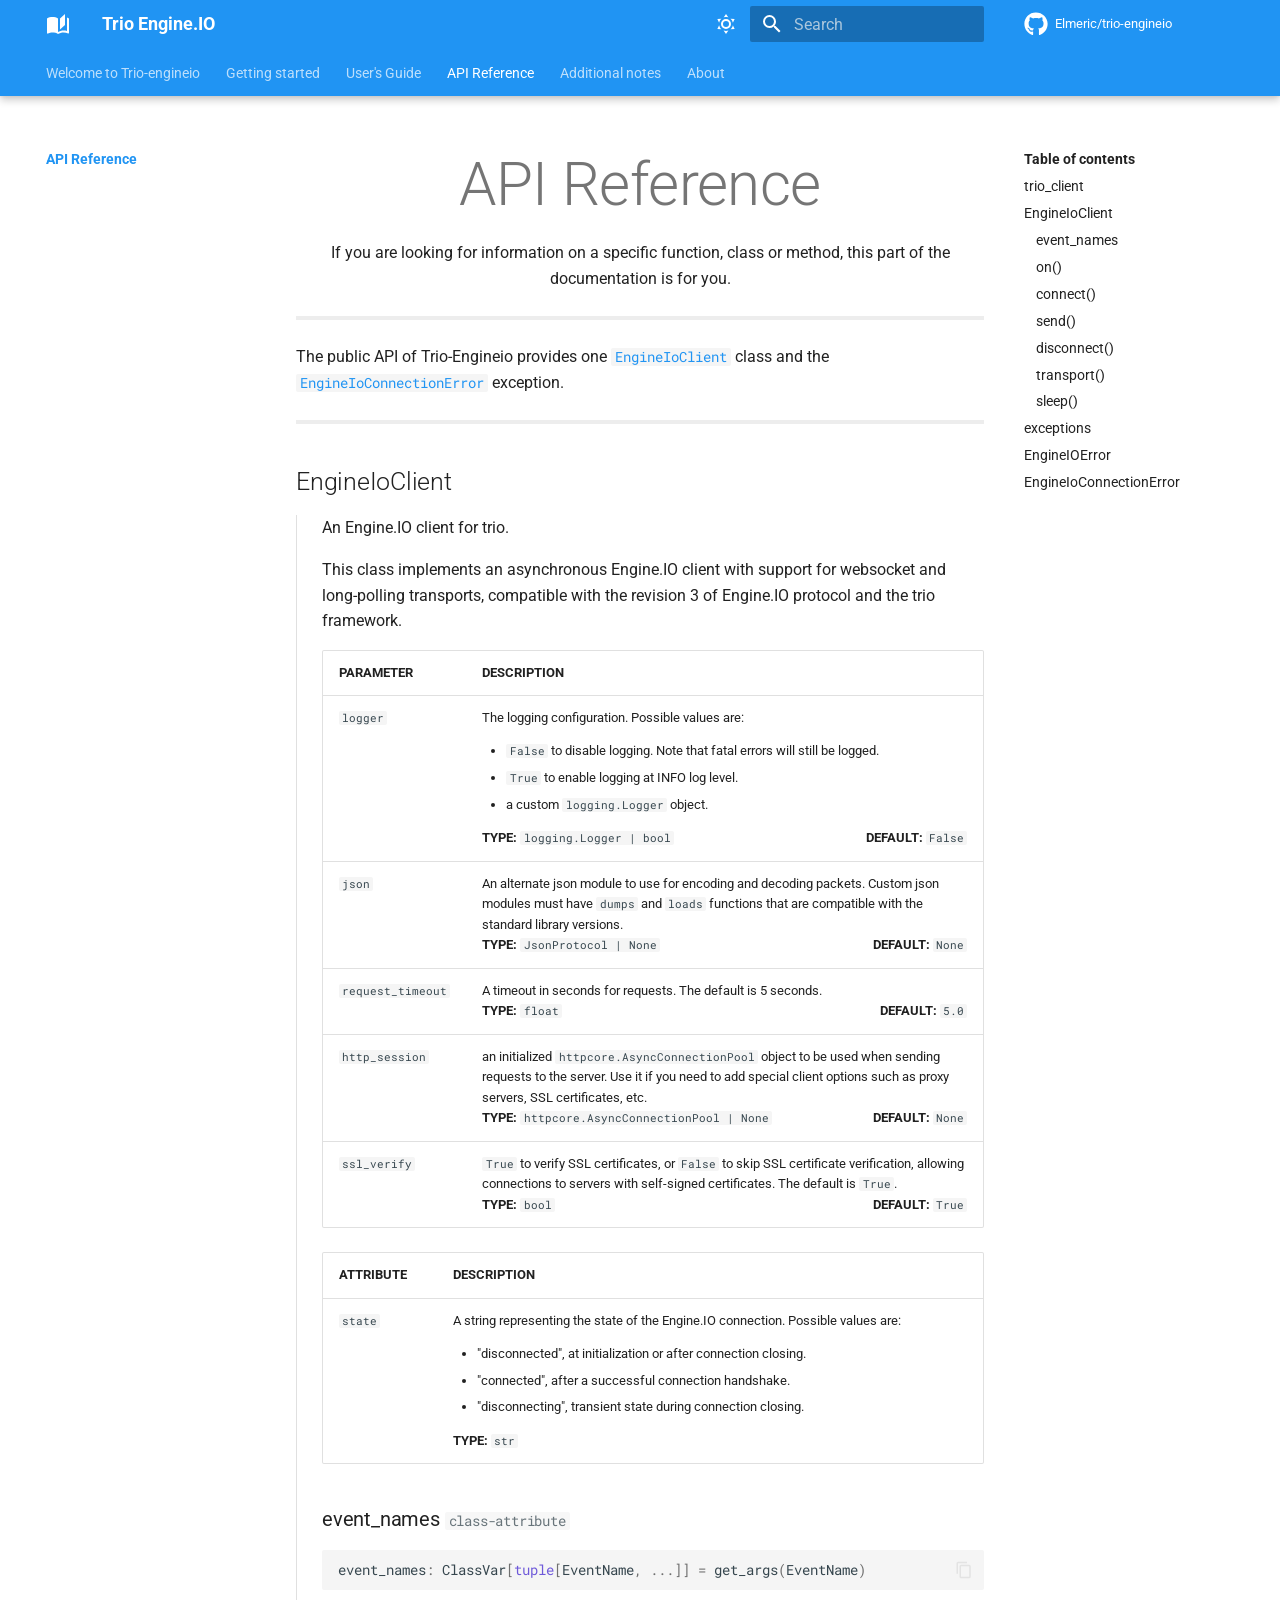
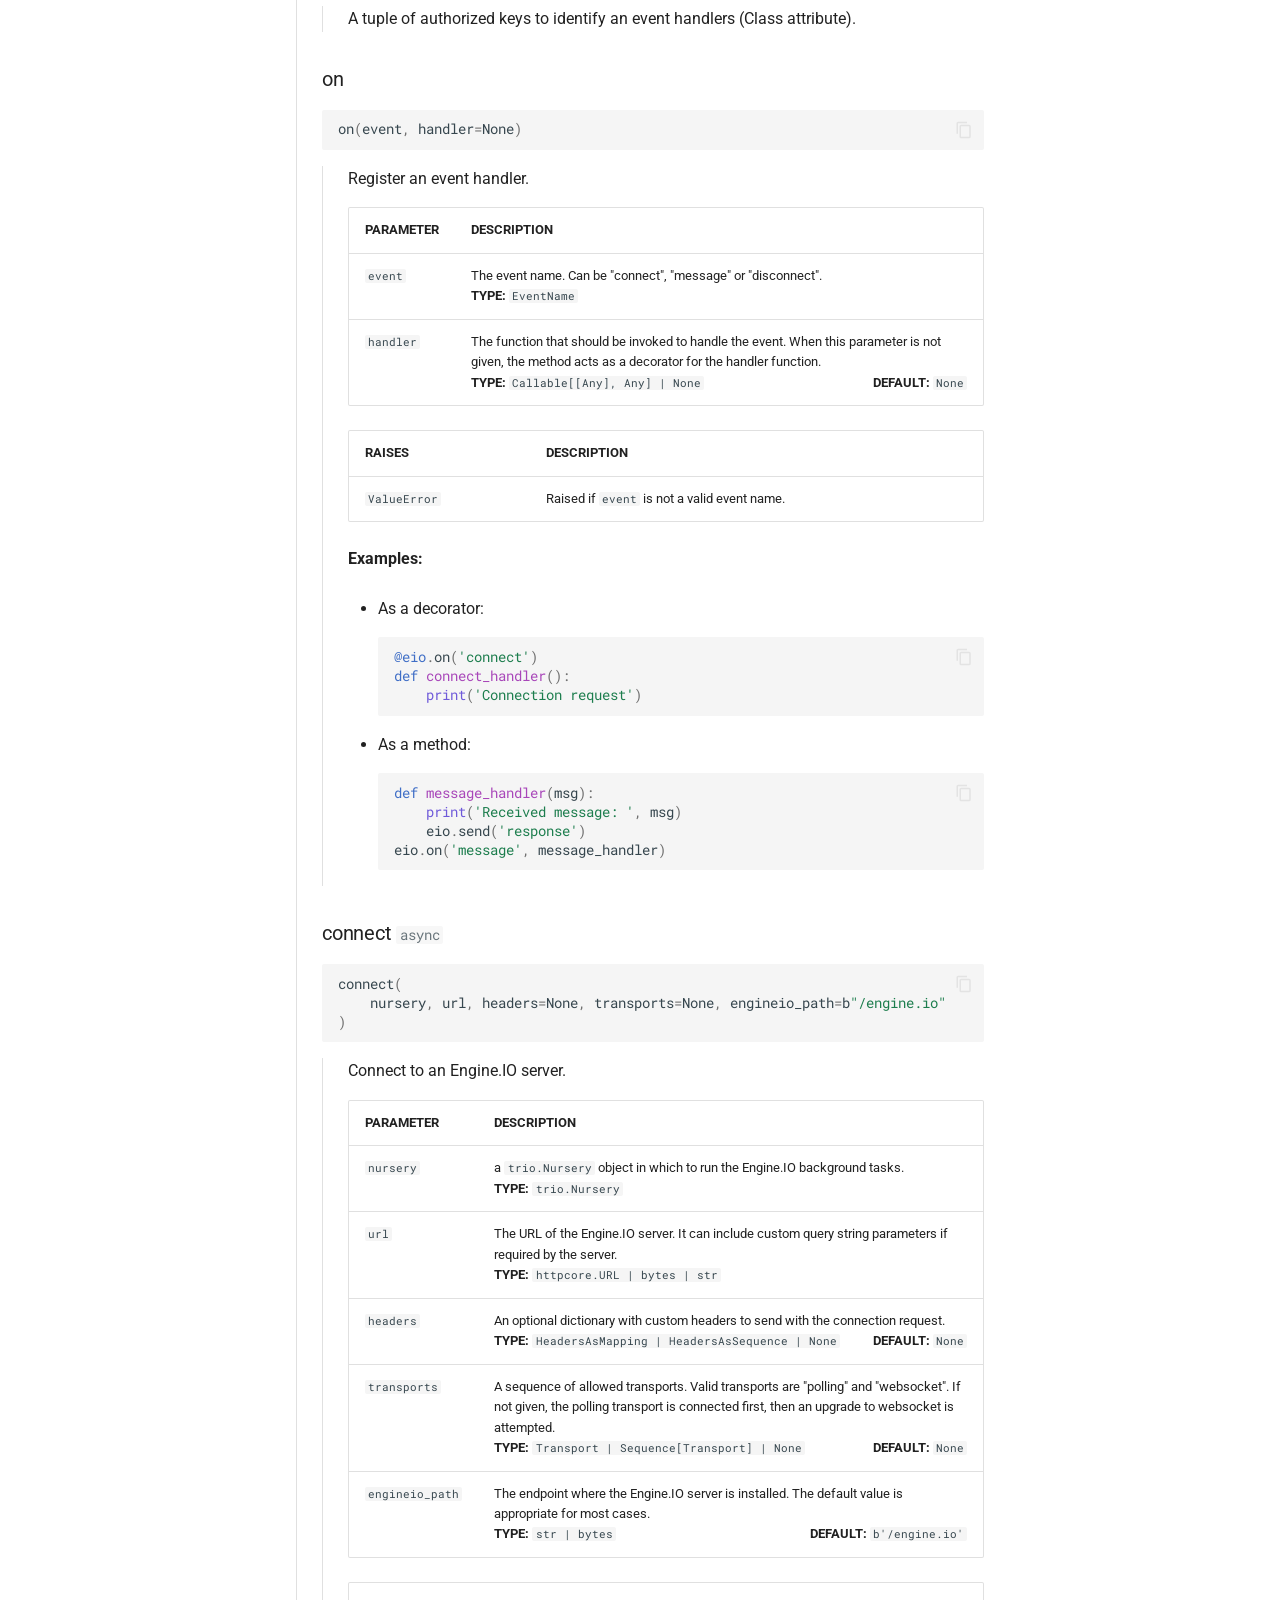
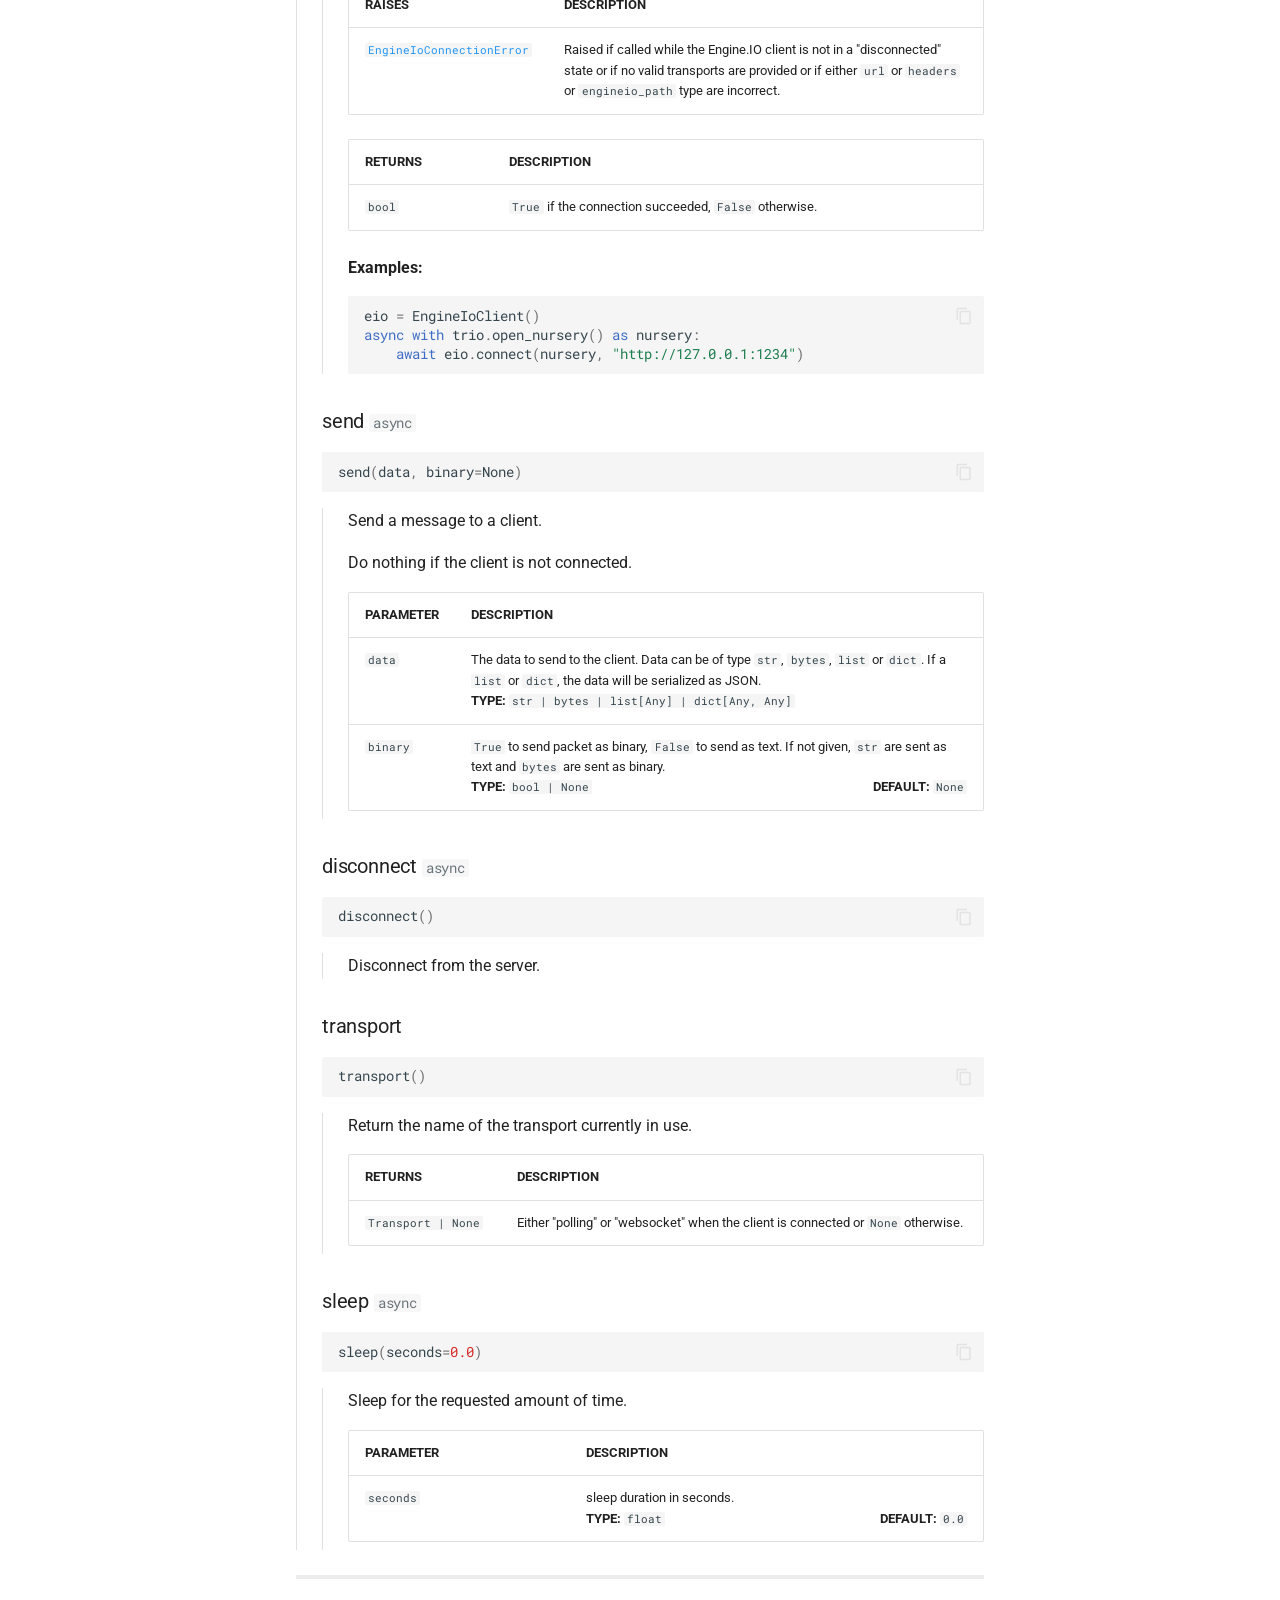
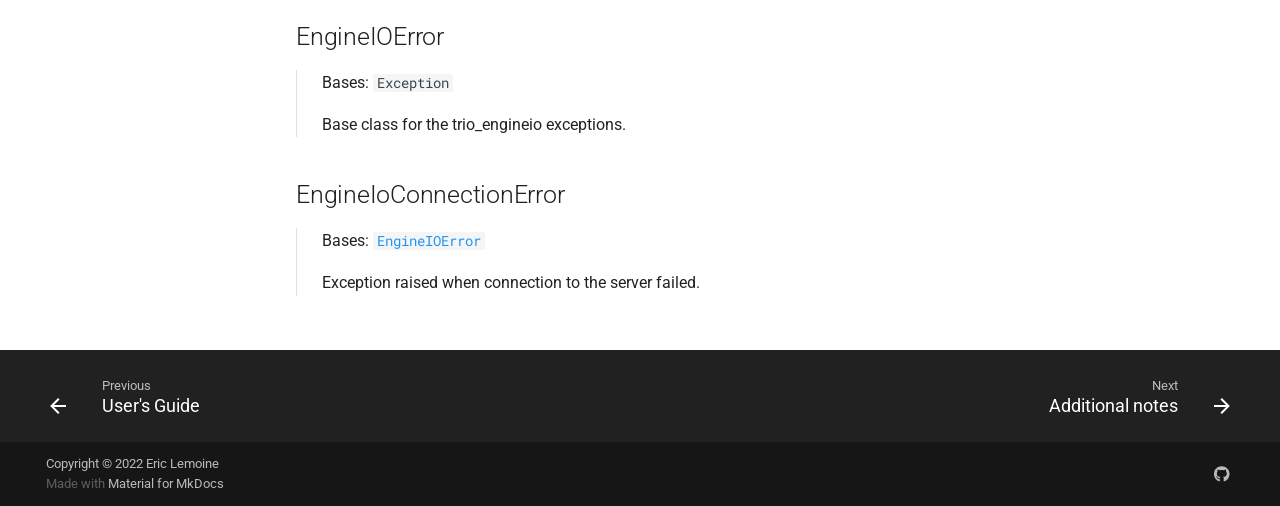
<file: reference/index.html>
<!doctype html>
<html lang="en" class="no-js">
  <head>
    
      <meta charset="utf-8">
      <meta name="viewport" content="width=device-width,initial-scale=1">
      
        <meta name="description" content="An asynchronous Engine.IO client using the trio framework.">
      
      
      
        <link rel="canonical" href="https://Elmeric.github.io/trio-engineio/reference/">
      
      <link rel="icon" href="../assets/images/favicon.png">
      <meta name="generator" content="mkdocs-1.4.2, mkdocs-material-8.5.10">
    
    
      
        <title>API Reference - Trio Engine.IO</title>
      
    
    
      <link rel="stylesheet" href="../assets/stylesheets/main.472b142f.min.css">
      
        
        <link rel="stylesheet" href="../assets/stylesheets/palette.08040f6c.min.css">
        
      
      

    
    
    
      
        
        
        <link rel="preconnect" href="https://fonts.gstatic.com" crossorigin>
        <link rel="stylesheet" href="https://fonts.googleapis.com/css?family=Roboto:300,300i,400,400i,700,700i%7CRoboto+Mono:400,400i,700,700i&display=fallback">
        <style>:root{--md-text-font:"Roboto";--md-code-font:"Roboto Mono"}</style>
      
    
    
      <link rel="stylesheet" href="../assets/_mkdocstrings.css">
    
      <link rel="stylesheet" href="../css/extra.css">
    
      <link rel="stylesheet" href="../css/material.css">
    
      <link rel="stylesheet" href="../css/mkdocstrings.css">
    
    <script>__md_scope=new URL("..",location),__md_hash=e=>[...e].reduce((e,_)=>(e<<5)-e+_.charCodeAt(0),0),__md_get=(e,_=localStorage,t=__md_scope)=>JSON.parse(_.getItem(t.pathname+"."+e)),__md_set=(e,_,t=localStorage,a=__md_scope)=>{try{t.setItem(a.pathname+"."+e,JSON.stringify(_))}catch(e){}}</script>
    
      

    
    
    
  </head>
  
  
    
    
      
    
    
    
    
    <body dir="ltr" data-md-color-scheme="default" data-md-color-primary="blue" data-md-color-accent="purple">
  
    
    
      <script>var palette=__md_get("__palette");if(palette&&"object"==typeof palette.color)for(var key of Object.keys(palette.color))document.body.setAttribute("data-md-color-"+key,palette.color[key])</script>
    
    <input class="md-toggle" data-md-toggle="drawer" type="checkbox" id="__drawer" autocomplete="off">
    <input class="md-toggle" data-md-toggle="search" type="checkbox" id="__search" autocomplete="off">
    <label class="md-overlay" for="__drawer"></label>
    <div data-md-component="skip">
      
        
        <a href="#api-reference" class="md-skip">
          Skip to content
        </a>
      
    </div>
    <div data-md-component="announce">
      
    </div>
    
    
      

  

<header class="md-header md-header--lifted" data-md-component="header">
  <nav class="md-header__inner md-grid" aria-label="Header">
    <a href=".." title="Trio Engine.IO" class="md-header__button md-logo" aria-label="Trio Engine.IO" data-md-component="logo">
      
  
  <svg xmlns="http://www.w3.org/2000/svg" viewBox="0 0 24 24"><path d="m19 2-5 4.5v11l5-4.5V2M6.5 5C4.55 5 2.45 5.4 1 6.5v14.66c0 .25.25.5.5.5.1 0 .15-.07.25-.07 1.35-.65 3.3-1.09 4.75-1.09 1.95 0 4.05.4 5.5 1.5 1.35-.85 3.8-1.5 5.5-1.5 1.65 0 3.35.31 4.75 1.06.1.05.15.03.25.03.25 0 .5-.25.5-.5V6.5c-.6-.45-1.25-.75-2-1V19c-1.1-.35-2.3-.5-3.5-.5-1.7 0-4.15.65-5.5 1.5V6.5C10.55 5.4 8.45 5 6.5 5Z"/></svg>

    </a>
    <label class="md-header__button md-icon" for="__drawer">
      <svg xmlns="http://www.w3.org/2000/svg" viewBox="0 0 24 24"><path d="M3 6h18v2H3V6m0 5h18v2H3v-2m0 5h18v2H3v-2Z"/></svg>
    </label>
    <div class="md-header__title" data-md-component="header-title">
      <div class="md-header__ellipsis">
        <div class="md-header__topic">
          <span class="md-ellipsis">
            Trio Engine.IO
          </span>
        </div>
        <div class="md-header__topic" data-md-component="header-topic">
          <span class="md-ellipsis">
            
              API Reference
            
          </span>
        </div>
      </div>
    </div>
    
      <form class="md-header__option" data-md-component="palette">
        
          
          
          
          <input class="md-option" data-md-color-media="(prefers-color-scheme: light)" data-md-color-scheme="default" data-md-color-primary="blue" data-md-color-accent="purple"  aria-label="Switch to dark mode"  type="radio" name="__palette" id="__palette_1">
          
            <label class="md-header__button md-icon" title="Switch to dark mode" for="__palette_2" hidden>
              <svg xmlns="http://www.w3.org/2000/svg" viewBox="0 0 24 24"><path d="M12 7a5 5 0 0 1 5 5 5 5 0 0 1-5 5 5 5 0 0 1-5-5 5 5 0 0 1 5-5m0 2a3 3 0 0 0-3 3 3 3 0 0 0 3 3 3 3 0 0 0 3-3 3 3 0 0 0-3-3m0-7 2.39 3.42C13.65 5.15 12.84 5 12 5c-.84 0-1.65.15-2.39.42L12 2M3.34 7l4.16-.35A7.2 7.2 0 0 0 5.94 8.5c-.44.74-.69 1.5-.83 2.29L3.34 7m.02 10 1.76-3.77a7.131 7.131 0 0 0 2.38 4.14L3.36 17M20.65 7l-1.77 3.79a7.023 7.023 0 0 0-2.38-4.15l4.15.36m-.01 10-4.14.36c.59-.51 1.12-1.14 1.54-1.86.42-.73.69-1.5.83-2.29L20.64 17M12 22l-2.41-3.44c.74.27 1.55.44 2.41.44.82 0 1.63-.17 2.37-.44L12 22Z"/></svg>
            </label>
          
        
          
          
          
          <input class="md-option" data-md-color-media="(prefers-color-scheme: dark)" data-md-color-scheme="slate" data-md-color-primary="black" data-md-color-accent="lime"  aria-label="Switch to light mode"  type="radio" name="__palette" id="__palette_2">
          
            <label class="md-header__button md-icon" title="Switch to light mode" for="__palette_1" hidden>
              <svg xmlns="http://www.w3.org/2000/svg" viewBox="0 0 24 24"><path d="m17.75 4.09-2.53 1.94.91 3.06-2.63-1.81-2.63 1.81.91-3.06-2.53-1.94L12.44 4l1.06-3 1.06 3 3.19.09m3.5 6.91-1.64 1.25.59 1.98-1.7-1.17-1.7 1.17.59-1.98L15.75 11l2.06-.05L18.5 9l.69 1.95 2.06.05m-2.28 4.95c.83-.08 1.72 1.1 1.19 1.85-.32.45-.66.87-1.08 1.27C15.17 23 8.84 23 4.94 19.07c-3.91-3.9-3.91-10.24 0-14.14.4-.4.82-.76 1.27-1.08.75-.53 1.93.36 1.85 1.19-.27 2.86.69 5.83 2.89 8.02a9.96 9.96 0 0 0 8.02 2.89m-1.64 2.02a12.08 12.08 0 0 1-7.8-3.47c-2.17-2.19-3.33-5-3.49-7.82-2.81 3.14-2.7 7.96.31 10.98 3.02 3.01 7.84 3.12 10.98.31Z"/></svg>
            </label>
          
        
      </form>
    
    
    
      <label class="md-header__button md-icon" for="__search">
        <svg xmlns="http://www.w3.org/2000/svg" viewBox="0 0 24 24"><path d="M9.5 3A6.5 6.5 0 0 1 16 9.5c0 1.61-.59 3.09-1.56 4.23l.27.27h.79l5 5-1.5 1.5-5-5v-.79l-.27-.27A6.516 6.516 0 0 1 9.5 16 6.5 6.5 0 0 1 3 9.5 6.5 6.5 0 0 1 9.5 3m0 2C7 5 5 7 5 9.5S7 14 9.5 14 14 12 14 9.5 12 5 9.5 5Z"/></svg>
      </label>
      <div class="md-search" data-md-component="search" role="dialog">
  <label class="md-search__overlay" for="__search"></label>
  <div class="md-search__inner" role="search">
    <form class="md-search__form" name="search">
      <input type="text" class="md-search__input" name="query" aria-label="Search" placeholder="Search" autocapitalize="off" autocorrect="off" autocomplete="off" spellcheck="false" data-md-component="search-query" required>
      <label class="md-search__icon md-icon" for="__search">
        <svg xmlns="http://www.w3.org/2000/svg" viewBox="0 0 24 24"><path d="M9.5 3A6.5 6.5 0 0 1 16 9.5c0 1.61-.59 3.09-1.56 4.23l.27.27h.79l5 5-1.5 1.5-5-5v-.79l-.27-.27A6.516 6.516 0 0 1 9.5 16 6.5 6.5 0 0 1 3 9.5 6.5 6.5 0 0 1 9.5 3m0 2C7 5 5 7 5 9.5S7 14 9.5 14 14 12 14 9.5 12 5 9.5 5Z"/></svg>
        <svg xmlns="http://www.w3.org/2000/svg" viewBox="0 0 24 24"><path d="M20 11v2H8l5.5 5.5-1.42 1.42L4.16 12l7.92-7.92L13.5 5.5 8 11h12Z"/></svg>
      </label>
      <nav class="md-search__options" aria-label="Search">
        
        <button type="reset" class="md-search__icon md-icon" title="Clear" aria-label="Clear" tabindex="-1">
          <svg xmlns="http://www.w3.org/2000/svg" viewBox="0 0 24 24"><path d="M19 6.41 17.59 5 12 10.59 6.41 5 5 6.41 10.59 12 5 17.59 6.41 19 12 13.41 17.59 19 19 17.59 13.41 12 19 6.41Z"/></svg>
        </button>
      </nav>
      
    </form>
    <div class="md-search__output">
      <div class="md-search__scrollwrap" data-md-scrollfix>
        <div class="md-search-result" data-md-component="search-result">
          <div class="md-search-result__meta">
            Initializing search
          </div>
          <ol class="md-search-result__list"></ol>
        </div>
      </div>
    </div>
  </div>
</div>
    
    
      <div class="md-header__source">
        <a href="https://github.com/Elmeric/trio-engineio" title="Go to repository" class="md-source" data-md-component="source">
  <div class="md-source__icon md-icon">
    
    <svg xmlns="http://www.w3.org/2000/svg" viewBox="0 0 496 512"><!--! Font Awesome Free 6.2.0 by @fontawesome - https://fontawesome.com License - https://fontawesome.com/license/free (Icons: CC BY 4.0, Fonts: SIL OFL 1.1, Code: MIT License) Copyright 2022 Fonticons, Inc.--><path d="M165.9 397.4c0 2-2.3 3.6-5.2 3.6-3.3.3-5.6-1.3-5.6-3.6 0-2 2.3-3.6 5.2-3.6 3-.3 5.6 1.3 5.6 3.6zm-31.1-4.5c-.7 2 1.3 4.3 4.3 4.9 2.6 1 5.6 0 6.2-2s-1.3-4.3-4.3-5.2c-2.6-.7-5.5.3-6.2 2.3zm44.2-1.7c-2.9.7-4.9 2.6-4.6 4.9.3 2 2.9 3.3 5.9 2.6 2.9-.7 4.9-2.6 4.6-4.6-.3-1.9-3-3.2-5.9-2.9zM244.8 8C106.1 8 0 113.3 0 252c0 110.9 69.8 205.8 169.5 239.2 12.8 2.3 17.3-5.6 17.3-12.1 0-6.2-.3-40.4-.3-61.4 0 0-70 15-84.7-29.8 0 0-11.4-29.1-27.8-36.6 0 0-22.9-15.7 1.6-15.4 0 0 24.9 2 38.6 25.8 21.9 38.6 58.6 27.5 72.9 20.9 2.3-16 8.8-27.1 16-33.7-55.9-6.2-112.3-14.3-112.3-110.5 0-27.5 7.6-41.3 23.6-58.9-2.6-6.5-11.1-33.3 2.6-67.9 20.9-6.5 69 27 69 27 20-5.6 41.5-8.5 62.8-8.5s42.8 2.9 62.8 8.5c0 0 48.1-33.6 69-27 13.7 34.7 5.2 61.4 2.6 67.9 16 17.7 25.8 31.5 25.8 58.9 0 96.5-58.9 104.2-114.8 110.5 9.2 7.9 17 22.9 17 46.4 0 33.7-.3 75.4-.3 83.6 0 6.5 4.6 14.4 17.3 12.1C428.2 457.8 496 362.9 496 252 496 113.3 383.5 8 244.8 8zM97.2 352.9c-1.3 1-1 3.3.7 5.2 1.6 1.6 3.9 2.3 5.2 1 1.3-1 1-3.3-.7-5.2-1.6-1.6-3.9-2.3-5.2-1zm-10.8-8.1c-.7 1.3.3 2.9 2.3 3.9 1.6 1 3.6.7 4.3-.7.7-1.3-.3-2.9-2.3-3.9-2-.6-3.6-.3-4.3.7zm32.4 35.6c-1.6 1.3-1 4.3 1.3 6.2 2.3 2.3 5.2 2.6 6.5 1 1.3-1.3.7-4.3-1.3-6.2-2.2-2.3-5.2-2.6-6.5-1zm-11.4-14.7c-1.6 1-1.6 3.6 0 5.9 1.6 2.3 4.3 3.3 5.6 2.3 1.6-1.3 1.6-3.9 0-6.2-1.4-2.3-4-3.3-5.6-2z"/></svg>
  </div>
  <div class="md-source__repository">
    Elmeric/trio-engineio
  </div>
</a>
      </div>
    
  </nav>
  
    
      
<nav class="md-tabs" aria-label="Tabs" data-md-component="tabs">
  <div class="md-tabs__inner md-grid">
    <ul class="md-tabs__list">
      
        
  
  


  <li class="md-tabs__item">
    <a href=".." class="md-tabs__link">
      Welcome to Trio-engineio
    </a>
  </li>

      
        
  
  


  <li class="md-tabs__item">
    <a href="../tutorials/" class="md-tabs__link">
      Getting started
    </a>
  </li>

      
        
  
  


  <li class="md-tabs__item">
    <a href="../how-to-guides/" class="md-tabs__link">
      User's Guide
    </a>
  </li>

      
        
  
  
    
  


  <li class="md-tabs__item">
    <a href="./" class="md-tabs__link md-tabs__link--active">
      API Reference
    </a>
  </li>

      
        
  
  


  <li class="md-tabs__item">
    <a href="../explanation/" class="md-tabs__link">
      Additional notes
    </a>
  </li>

      
        
  
  


  
  
  
    <li class="md-tabs__item">
      <a href="../changelog/" class="md-tabs__link">
        About
      </a>
    </li>
  

      
    </ul>
  </div>
</nav>
    
  
</header>
    
    <div class="md-container" data-md-component="container">
      
      
        
      
      <main class="md-main" data-md-component="main">
        <div class="md-main__inner md-grid">
          
            
              
              <div class="md-sidebar md-sidebar--primary" data-md-component="sidebar" data-md-type="navigation" >
                <div class="md-sidebar__scrollwrap">
                  <div class="md-sidebar__inner">
                    

  


<nav class="md-nav md-nav--primary md-nav--lifted" aria-label="Navigation" data-md-level="0">
  <label class="md-nav__title" for="__drawer">
    <a href=".." title="Trio Engine.IO" class="md-nav__button md-logo" aria-label="Trio Engine.IO" data-md-component="logo">
      
  
  <svg xmlns="http://www.w3.org/2000/svg" viewBox="0 0 24 24"><path d="m19 2-5 4.5v11l5-4.5V2M6.5 5C4.55 5 2.45 5.4 1 6.5v14.66c0 .25.25.5.5.5.1 0 .15-.07.25-.07 1.35-.65 3.3-1.09 4.75-1.09 1.95 0 4.05.4 5.5 1.5 1.35-.85 3.8-1.5 5.5-1.5 1.65 0 3.35.31 4.75 1.06.1.05.15.03.25.03.25 0 .5-.25.5-.5V6.5c-.6-.45-1.25-.75-2-1V19c-1.1-.35-2.3-.5-3.5-.5-1.7 0-4.15.65-5.5 1.5V6.5C10.55 5.4 8.45 5 6.5 5Z"/></svg>

    </a>
    Trio Engine.IO
  </label>
  
    <div class="md-nav__source">
      <a href="https://github.com/Elmeric/trio-engineio" title="Go to repository" class="md-source" data-md-component="source">
  <div class="md-source__icon md-icon">
    
    <svg xmlns="http://www.w3.org/2000/svg" viewBox="0 0 496 512"><!--! Font Awesome Free 6.2.0 by @fontawesome - https://fontawesome.com License - https://fontawesome.com/license/free (Icons: CC BY 4.0, Fonts: SIL OFL 1.1, Code: MIT License) Copyright 2022 Fonticons, Inc.--><path d="M165.9 397.4c0 2-2.3 3.6-5.2 3.6-3.3.3-5.6-1.3-5.6-3.6 0-2 2.3-3.6 5.2-3.6 3-.3 5.6 1.3 5.6 3.6zm-31.1-4.5c-.7 2 1.3 4.3 4.3 4.9 2.6 1 5.6 0 6.2-2s-1.3-4.3-4.3-5.2c-2.6-.7-5.5.3-6.2 2.3zm44.2-1.7c-2.9.7-4.9 2.6-4.6 4.9.3 2 2.9 3.3 5.9 2.6 2.9-.7 4.9-2.6 4.6-4.6-.3-1.9-3-3.2-5.9-2.9zM244.8 8C106.1 8 0 113.3 0 252c0 110.9 69.8 205.8 169.5 239.2 12.8 2.3 17.3-5.6 17.3-12.1 0-6.2-.3-40.4-.3-61.4 0 0-70 15-84.7-29.8 0 0-11.4-29.1-27.8-36.6 0 0-22.9-15.7 1.6-15.4 0 0 24.9 2 38.6 25.8 21.9 38.6 58.6 27.5 72.9 20.9 2.3-16 8.8-27.1 16-33.7-55.9-6.2-112.3-14.3-112.3-110.5 0-27.5 7.6-41.3 23.6-58.9-2.6-6.5-11.1-33.3 2.6-67.9 20.9-6.5 69 27 69 27 20-5.6 41.5-8.5 62.8-8.5s42.8 2.9 62.8 8.5c0 0 48.1-33.6 69-27 13.7 34.7 5.2 61.4 2.6 67.9 16 17.7 25.8 31.5 25.8 58.9 0 96.5-58.9 104.2-114.8 110.5 9.2 7.9 17 22.9 17 46.4 0 33.7-.3 75.4-.3 83.6 0 6.5 4.6 14.4 17.3 12.1C428.2 457.8 496 362.9 496 252 496 113.3 383.5 8 244.8 8zM97.2 352.9c-1.3 1-1 3.3.7 5.2 1.6 1.6 3.9 2.3 5.2 1 1.3-1 1-3.3-.7-5.2-1.6-1.6-3.9-2.3-5.2-1zm-10.8-8.1c-.7 1.3.3 2.9 2.3 3.9 1.6 1 3.6.7 4.3-.7.7-1.3-.3-2.9-2.3-3.9-2-.6-3.6-.3-4.3.7zm32.4 35.6c-1.6 1.3-1 4.3 1.3 6.2 2.3 2.3 5.2 2.6 6.5 1 1.3-1.3.7-4.3-1.3-6.2-2.2-2.3-5.2-2.6-6.5-1zm-11.4-14.7c-1.6 1-1.6 3.6 0 5.9 1.6 2.3 4.3 3.3 5.6 2.3 1.6-1.3 1.6-3.9 0-6.2-1.4-2.3-4-3.3-5.6-2z"/></svg>
  </div>
  <div class="md-source__repository">
    Elmeric/trio-engineio
  </div>
</a>
    </div>
  
  <ul class="md-nav__list" data-md-scrollfix>
    
      
      
      

  
  
  
    <li class="md-nav__item">
      <a href=".." class="md-nav__link">
        Welcome to Trio-engineio
      </a>
    </li>
  

    
      
      
      

  
  
  
    <li class="md-nav__item">
      <a href="../tutorials/" class="md-nav__link">
        Getting started
      </a>
    </li>
  

    
      
      
      

  
  
  
    <li class="md-nav__item">
      <a href="../how-to-guides/" class="md-nav__link">
        User's Guide
      </a>
    </li>
  

    
      
      
      

  
  
    
  
  
    <li class="md-nav__item md-nav__item--active">
      
      <input class="md-nav__toggle md-toggle" data-md-toggle="toc" type="checkbox" id="__toc">
      
      
        
      
      
        <label class="md-nav__link md-nav__link--active" for="__toc">
          API Reference
          <span class="md-nav__icon md-icon"></span>
        </label>
      
      <a href="./" class="md-nav__link md-nav__link--active">
        API Reference
      </a>
      
        

<nav class="md-nav md-nav--secondary" aria-label="Table of contents">
  
  
  
    
  
  
    <label class="md-nav__title" for="__toc">
      <span class="md-nav__icon md-icon"></span>
      Table of contents
    </label>
    <ul class="md-nav__list" data-md-component="toc" data-md-scrollfix>
      
        <li class="md-nav__item">
  <a href="#trio_engineio.trio_client" class="md-nav__link">
    trio_client
  </a>
  
</li>
      
        <li class="md-nav__item">
  <a href="#trio_engineio.trio_client.EngineIoClient" class="md-nav__link">
    EngineIoClient
  </a>
  
    <nav class="md-nav" aria-label="EngineIoClient">
      <ul class="md-nav__list">
        
          <li class="md-nav__item">
  <a href="#trio_engineio.trio_client.EngineIoClient.event_names" class="md-nav__link">
    event_names
  </a>
  
</li>
        
          <li class="md-nav__item">
  <a href="#trio_engineio.trio_client.EngineIoClient.on" class="md-nav__link">
    on()
  </a>
  
</li>
        
          <li class="md-nav__item">
  <a href="#trio_engineio.trio_client.EngineIoClient.connect" class="md-nav__link">
    connect()
  </a>
  
</li>
        
          <li class="md-nav__item">
  <a href="#trio_engineio.trio_client.EngineIoClient.send" class="md-nav__link">
    send()
  </a>
  
</li>
        
          <li class="md-nav__item">
  <a href="#trio_engineio.trio_client.EngineIoClient.disconnect" class="md-nav__link">
    disconnect()
  </a>
  
</li>
        
          <li class="md-nav__item">
  <a href="#trio_engineio.trio_client.EngineIoClient.transport" class="md-nav__link">
    transport()
  </a>
  
</li>
        
          <li class="md-nav__item">
  <a href="#trio_engineio.trio_client.EngineIoClient.sleep" class="md-nav__link">
    sleep()
  </a>
  
</li>
        
      </ul>
    </nav>
  
</li>
      
        <li class="md-nav__item">
  <a href="#trio_engineio.exceptions" class="md-nav__link">
    exceptions
  </a>
  
</li>
      
        <li class="md-nav__item">
  <a href="#trio_engineio.exceptions.EngineIOError" class="md-nav__link">
    EngineIOError
  </a>
  
</li>
      
        <li class="md-nav__item">
  <a href="#trio_engineio.exceptions.EngineIoConnectionError" class="md-nav__link">
    EngineIoConnectionError
  </a>
  
</li>
      
    </ul>
  
</nav>
      
    </li>
  

    
      
      
      

  
  
  
    <li class="md-nav__item">
      <a href="../explanation/" class="md-nav__link">
        Additional notes
      </a>
    </li>
  

    
      
      
      

  
  
  
    
    <li class="md-nav__item md-nav__item--nested">
      
      
        <input class="md-nav__toggle md-toggle" data-md-toggle="__nav_6" type="checkbox" id="__nav_6" >
      
      
      
      
        <label class="md-nav__link" for="__nav_6">
          About
          <span class="md-nav__icon md-icon"></span>
        </label>
      
      <nav class="md-nav" aria-label="About" data-md-level="1">
        <label class="md-nav__title" for="__nav_6">
          <span class="md-nav__icon md-icon"></span>
          About
        </label>
        <ul class="md-nav__list" data-md-scrollfix>
          
            
              
  
  
  
    <li class="md-nav__item">
      <a href="../changelog/" class="md-nav__link">
        Changelog
      </a>
    </li>
  

            
          
            
              
  
  
  
    <li class="md-nav__item">
      <a href="../credits/" class="md-nav__link">
        Credits
      </a>
    </li>
  

            
          
            
              
  
  
  
    <li class="md-nav__item">
      <a href="../license/" class="md-nav__link">
        License
      </a>
    </li>
  

            
          
        </ul>
      </nav>
    </li>
  

    
  </ul>
</nav>
                  </div>
                </div>
              </div>
            
            
              
              <div class="md-sidebar md-sidebar--secondary" data-md-component="sidebar" data-md-type="toc" >
                <div class="md-sidebar__scrollwrap">
                  <div class="md-sidebar__inner">
                    

<nav class="md-nav md-nav--secondary" aria-label="Table of contents">
  
  
  
    
  
  
    <label class="md-nav__title" for="__toc">
      <span class="md-nav__icon md-icon"></span>
      Table of contents
    </label>
    <ul class="md-nav__list" data-md-component="toc" data-md-scrollfix>
      
        <li class="md-nav__item">
  <a href="#trio_engineio.trio_client" class="md-nav__link">
    trio_client
  </a>
  
</li>
      
        <li class="md-nav__item">
  <a href="#trio_engineio.trio_client.EngineIoClient" class="md-nav__link">
    EngineIoClient
  </a>
  
    <nav class="md-nav" aria-label="EngineIoClient">
      <ul class="md-nav__list">
        
          <li class="md-nav__item">
  <a href="#trio_engineio.trio_client.EngineIoClient.event_names" class="md-nav__link">
    event_names
  </a>
  
</li>
        
          <li class="md-nav__item">
  <a href="#trio_engineio.trio_client.EngineIoClient.on" class="md-nav__link">
    on()
  </a>
  
</li>
        
          <li class="md-nav__item">
  <a href="#trio_engineio.trio_client.EngineIoClient.connect" class="md-nav__link">
    connect()
  </a>
  
</li>
        
          <li class="md-nav__item">
  <a href="#trio_engineio.trio_client.EngineIoClient.send" class="md-nav__link">
    send()
  </a>
  
</li>
        
          <li class="md-nav__item">
  <a href="#trio_engineio.trio_client.EngineIoClient.disconnect" class="md-nav__link">
    disconnect()
  </a>
  
</li>
        
          <li class="md-nav__item">
  <a href="#trio_engineio.trio_client.EngineIoClient.transport" class="md-nav__link">
    transport()
  </a>
  
</li>
        
          <li class="md-nav__item">
  <a href="#trio_engineio.trio_client.EngineIoClient.sleep" class="md-nav__link">
    sleep()
  </a>
  
</li>
        
      </ul>
    </nav>
  
</li>
      
        <li class="md-nav__item">
  <a href="#trio_engineio.exceptions" class="md-nav__link">
    exceptions
  </a>
  
</li>
      
        <li class="md-nav__item">
  <a href="#trio_engineio.exceptions.EngineIOError" class="md-nav__link">
    EngineIOError
  </a>
  
</li>
      
        <li class="md-nav__item">
  <a href="#trio_engineio.exceptions.EngineIoConnectionError" class="md-nav__link">
    EngineIoConnectionError
  </a>
  
</li>
      
    </ul>
  
</nav>
                  </div>
                </div>
              </div>
            
          
          
            <div class="md-content" data-md-component="content">
              <article class="md-content__inner md-typeset">
                
                  

  <a href="https://github.com/Elmeric/trio-engineio/edit/master/docs/reference.md" title="Edit this page" class="md-content__button md-icon">
    
    <svg xmlns="http://www.w3.org/2000/svg" viewBox="0 0 24 24"><path d="M20.71 7.04c.39-.39.39-1.04 0-1.41l-2.34-2.34c-.37-.39-1.02-.39-1.41 0l-1.84 1.83 3.75 3.75M3 17.25V21h3.75L17.81 9.93l-3.75-3.75L3 17.25Z"/></svg>
  </a>


<h1 id="api-reference">API Reference<a class="headerlink" href="#api-reference" title="Permanent link">☛</a></h1>
<p>If you are looking for information on a specific function, class or method, 
this part of the documentation is for you.</p>
<hr />
<p>The public API of Trio-Engineio provides one <a href="./#trio_engineio.trio_client.EngineIoClient"><code>EngineIoClient</code></a> class
and the <a href="./#trio_engineio.exceptions.EngineIoConnectionError"><code>EngineIoConnectionError</code></a> exception.</p>
<hr />


<div class="doc doc-object doc-module">


<a id="trio_engineio.trio_client"></a>
  <div class="doc doc-contents first">

  

  <div class="doc doc-children">








<div class="doc doc-object doc-class">



<h2 id="trio_engineio.trio_client.EngineIoClient" class="doc doc-heading">
        <span class="doc doc-object-name doc-class-name">EngineIoClient</span>


<a href="#trio_engineio.trio_client.EngineIoClient" class="headerlink" title="Permanent link">☛</a></h2>


  <div class="doc doc-contents ">

  
      <p>An Engine.IO client for trio.</p>
<p>This class implements an asynchronous Engine.IO client with support for websocket
and long-polling transports, compatible with the revision 3 of Engine.IO protocol
and the trio framework.</p>

  <table>
    <thead>
      <tr>
        <th><b>PARAMETER</b></th>
        <th><b>DESCRIPTION</b></th>
      </tr>
    </thead>
    <tbody>
        <tr>
          <td><code>logger</code></td>
          <td class="doc-param-details">
            <p>The logging configuration. Possible values are:</p>
<ul>
<li><code>False</code> to disable logging. Note that fatal errors will still be logged.</li>
<li><code>True</code> to enable logging at INFO log level.</li>
<li>a custom <code>logging.Logger</code> object.</li>
</ul>
            <p>
                <span class="doc-param-annotation">
                  <b>TYPE:</b>
                    <code>logging.<span title="logging.Logger">Logger</span> | bool</code>
                </span>
                <span class="doc-param-default">
                  <b>DEFAULT:</b> 
                    <code>False</code>
                </span>
            </p>
          </td>
        </tr>
        <tr>
          <td><code>json</code></td>
          <td class="doc-param-details">
            <p>An alternate json module to use for encoding and decoding packets.
Custom json modules must have <code>dumps</code> and <code>loads</code> functions that are
compatible with the standard library versions.</p>
            <p>
                <span class="doc-param-annotation">
                  <b>TYPE:</b>
                    <code><span title="trio_engineio.eio_types.JsonProtocol">JsonProtocol</span> | None</code>
                </span>
                <span class="doc-param-default">
                  <b>DEFAULT:</b> 
                    <code>None</code>
                </span>
            </p>
          </td>
        </tr>
        <tr>
          <td><code>request_timeout</code></td>
          <td class="doc-param-details">
            <p>A timeout in seconds for requests. The default is 5 seconds.</p>
            <p>
                <span class="doc-param-annotation">
                  <b>TYPE:</b>
                    <code>float</code>
                </span>
                <span class="doc-param-default">
                  <b>DEFAULT:</b> 
                    <code>5.0</code>
                </span>
            </p>
          </td>
        </tr>
        <tr>
          <td><code>http_session</code></td>
          <td class="doc-param-details">
            <p>an initialized <code>httpcore.AsyncConnectionPool</code> object to be used
when sending requests to the server. Use it if you need to add special
client options such as proxy servers, SSL certificates, etc.</p>
            <p>
                <span class="doc-param-annotation">
                  <b>TYPE:</b>
                    <code>httpcore.<span title="httpcore.AsyncConnectionPool">AsyncConnectionPool</span> | None</code>
                </span>
                <span class="doc-param-default">
                  <b>DEFAULT:</b> 
                    <code>None</code>
                </span>
            </p>
          </td>
        </tr>
        <tr>
          <td><code>ssl_verify</code></td>
          <td class="doc-param-details">
            <p><code>True</code> to verify SSL certificates, or <code>False</code> to skip SSL
certificate verification, allowing connections to servers with self-signed
certificates. The default is <code>True</code>.</p>
            <p>
                <span class="doc-param-annotation">
                  <b>TYPE:</b>
                    <code>bool</code>
                </span>
                <span class="doc-param-default">
                  <b>DEFAULT:</b> 
                    <code>True</code>
                </span>
            </p>
          </td>
        </tr>
    </tbody>
  </table>

  <table>
    <thead>
      <tr>
        <th><b>ATTRIBUTE</b></th>
        <th><b>DESCRIPTION</b></th>
      </tr>
    </thead>
    <tbody>
        <tr>
          <td><code>state</code></td>
          <td class="doc-attribute-details">
            <p>A string representing the state of the Engine.IO connection. Possible
values are:</p>
<ul>
<li>"disconnected", at initialization or after connection closing.</li>
<li>"connected", after a successful connection handshake.</li>
<li>"disconnecting", transient state during connection closing.</li>
</ul>
            <p>
                <span class="doc-attribute-annotation">
                  <b>TYPE:</b>
                    <code>str</code>
                </span>
            </p>
          </td>
        </tr>
    </tbody>
  </table>



  

  <div class="doc doc-children">







<div class="doc doc-object doc-attribute">



<h3 id="trio_engineio.trio_client.EngineIoClient.event_names" class="doc doc-heading">
        <span class="doc doc-object-name doc-attribute-name">event_names</span>

  
  <span class="doc doc-labels">
      <small class="doc doc-label doc-label-class-attribute"><code>class-attribute</code></small>
  </span>

<a href="#trio_engineio.trio_client.EngineIoClient.event_names" class="headerlink" title="Permanent link">☛</a></h3>
<div class="highlight"><pre><span></span><code><span class="n">event_names</span><span class="p">:</span> <span class="n">ClassVar</span><span class="p">[</span><span class="nb">tuple</span><span class="p">[</span><span class="n">EventName</span><span class="p">,</span> <span class="o">...</span><span class="p">]]</span> <span class="o">=</span> <span class="n">get_args</span><span class="p">(</span><span class="n">EventName</span><span class="p">)</span>
</code></pre></div>

  <div class="doc doc-contents ">
  
      <p>A tuple of authorized keys to identify an event handlers (Class attribute).</p>
  </div>

</div>



<div class="doc doc-object doc-function">



<h3 id="trio_engineio.trio_client.EngineIoClient.on" class="doc doc-heading">
        <span class="doc doc-object-name doc-function-name">on</span>


<a href="#trio_engineio.trio_client.EngineIoClient.on" class="headerlink" title="Permanent link">☛</a></h3>
<div class="highlight"><pre><span></span><code><span class="n">on</span><span class="p">(</span><span class="n">event</span><span class="p">,</span> <span class="n">handler</span><span class="o">=</span><span class="kc">None</span><span class="p">)</span>
</code></pre></div>

  <div class="doc doc-contents ">
  
      <p>Register an event handler.</p>

  <table>
    <thead>
      <tr>
        <th><b>PARAMETER</b></th>
        <th><b>DESCRIPTION</b></th>
      </tr>
    </thead>
    <tbody>
        <tr>
          <td><code>event</code></td>
          <td class="doc-param-details">
            <p>The event name. Can be "connect", "message" or "disconnect".</p>
            <p>
                <span class="doc-param-annotation">
                  <b>TYPE:</b>
                    <code><span title="trio_engineio.eio_types.EventName">EventName</span></code>
                </span>
            </p>
          </td>
        </tr>
        <tr>
          <td><code>handler</code></td>
          <td class="doc-param-details">
            <p>The function that should be invoked to handle the event.
When this parameter is not given, the method acts as a decorator for
the handler function.</p>
            <p>
                <span class="doc-param-annotation">
                  <b>TYPE:</b>
                    <code><span title="typing.Callable">Callable</span>[[<span title="typing.Any">Any</span>], <span title="typing.Any">Any</span>] | None</code>
                </span>
                <span class="doc-param-default">
                  <b>DEFAULT:</b> 
                    <code>None</code>
                </span>
            </p>
          </td>
        </tr>
    </tbody>
  </table>

  <table>
    <thead>
      <tr>
        <th><b>RAISES</b></th>
        <th><b>DESCRIPTION</b></th>
      </tr>
    </thead>
    <tbody>
        <tr>
          <td>
            <span class="doc-raises-annotation">
                <code>ValueError</code>
            </span>
          </td>
          <td class="doc-raises-details">
            <p>Raised if <code>event</code> is not a valid event name.</p>
          </td>
        </tr>
    </tbody>
  </table>

<p><strong>Examples:</strong></p>
    <ul>
<li>
<p>As a decorator:
    <div class="highlight"><pre><span></span><code><span class="nd">@eio</span><span class="o">.</span><span class="n">on</span><span class="p">(</span><span class="s1">&#39;connect&#39;</span><span class="p">)</span>
<span class="k">def</span> <span class="nf">connect_handler</span><span class="p">():</span>
    <span class="nb">print</span><span class="p">(</span><span class="s1">&#39;Connection request&#39;</span><span class="p">)</span>
</code></pre></div></p>
</li>
<li>
<p>As a method:
    <div class="highlight"><pre><span></span><code><span class="k">def</span> <span class="nf">message_handler</span><span class="p">(</span><span class="n">msg</span><span class="p">):</span>
    <span class="nb">print</span><span class="p">(</span><span class="s1">&#39;Received message: &#39;</span><span class="p">,</span> <span class="n">msg</span><span class="p">)</span>
    <span class="n">eio</span><span class="o">.</span><span class="n">send</span><span class="p">(</span><span class="s1">&#39;response&#39;</span><span class="p">)</span>
<span class="n">eio</span><span class="o">.</span><span class="n">on</span><span class="p">(</span><span class="s1">&#39;message&#39;</span><span class="p">,</span> <span class="n">message_handler</span><span class="p">)</span>
</code></pre></div></p>
</li>
</ul>

  </div>

</div>

<div class="doc doc-object doc-function">



<h3 id="trio_engineio.trio_client.EngineIoClient.connect" class="doc doc-heading">
        <span class="doc doc-object-name doc-function-name">connect</span>

  
  <span class="doc doc-labels">
      <small class="doc doc-label doc-label-async"><code>async</code></small>
  </span>

<a href="#trio_engineio.trio_client.EngineIoClient.connect" class="headerlink" title="Permanent link">☛</a></h3>
<div class="highlight"><pre><span></span><code><span class="n">connect</span><span class="p">(</span>
    <span class="n">nursery</span><span class="p">,</span> <span class="n">url</span><span class="p">,</span> <span class="n">headers</span><span class="o">=</span><span class="kc">None</span><span class="p">,</span> <span class="n">transports</span><span class="o">=</span><span class="kc">None</span><span class="p">,</span> <span class="n">engineio_path</span><span class="o">=</span><span class="sa">b</span><span class="s2">&quot;/engine.io&quot;</span>
<span class="p">)</span>
</code></pre></div>

  <div class="doc doc-contents ">
  
      <p>Connect to an Engine.IO server.</p>

  <table>
    <thead>
      <tr>
        <th><b>PARAMETER</b></th>
        <th><b>DESCRIPTION</b></th>
      </tr>
    </thead>
    <tbody>
        <tr>
          <td><code>nursery</code></td>
          <td class="doc-param-details">
            <p>a <code>trio.Nursery</code> object in which to run the Engine.IO background
tasks.</p>
            <p>
                <span class="doc-param-annotation">
                  <b>TYPE:</b>
                    <code>trio.<span title="trio.Nursery">Nursery</span></code>
                </span>
            </p>
          </td>
        </tr>
        <tr>
          <td><code>url</code></td>
          <td class="doc-param-details">
            <p>The URL of the Engine.IO server. It can include custom query string
parameters if required by the server.</p>
            <p>
                <span class="doc-param-annotation">
                  <b>TYPE:</b>
                    <code>httpcore.<span title="httpcore.URL">URL</span> | bytes | str</code>
                </span>
            </p>
          </td>
        </tr>
        <tr>
          <td><code>headers</code></td>
          <td class="doc-param-details">
            <p>An optional dictionary with custom headers to send with the
connection request.</p>
            <p>
                <span class="doc-param-annotation">
                  <b>TYPE:</b>
                    <code><span title="trio_engineio.eio_types.HeadersAsMapping">HeadersAsMapping</span> | <span title="trio_engineio.eio_types.HeadersAsSequence">HeadersAsSequence</span> | None</code>
                </span>
                <span class="doc-param-default">
                  <b>DEFAULT:</b> 
                    <code>None</code>
                </span>
            </p>
          </td>
        </tr>
        <tr>
          <td><code>transports</code></td>
          <td class="doc-param-details">
            <p>A sequence of allowed transports. Valid transports are "polling"
and "websocket". If not given, the polling transport is connected
first, then an upgrade to websocket is attempted.</p>
            <p>
                <span class="doc-param-annotation">
                  <b>TYPE:</b>
                    <code><span title="trio_engineio.eio_types.Transport">Transport</span> | <span title="typing.Sequence">Sequence</span>[<span title="trio_engineio.eio_types.Transport">Transport</span>] | None</code>
                </span>
                <span class="doc-param-default">
                  <b>DEFAULT:</b> 
                    <code>None</code>
                </span>
            </p>
          </td>
        </tr>
        <tr>
          <td><code>engineio_path</code></td>
          <td class="doc-param-details">
            <p>The endpoint where the Engine.IO server is installed.
The default value is appropriate for most cases.</p>
            <p>
                <span class="doc-param-annotation">
                  <b>TYPE:</b>
                    <code>str | bytes</code>
                </span>
                <span class="doc-param-default">
                  <b>DEFAULT:</b> 
                    <code>b&#39;/engine.io&#39;</code>
                </span>
            </p>
          </td>
        </tr>
    </tbody>
  </table>

  <table>
    <thead>
      <tr>
        <th><b>RAISES</b></th>
        <th><b>DESCRIPTION</b></th>
      </tr>
    </thead>
    <tbody>
        <tr>
          <td>
            <span class="doc-raises-annotation">
                <code><a class="autorefs autorefs-internal" title="trio_engineio.exceptions.EngineIoConnectionError" href="#trio_engineio.exceptions.EngineIoConnectionError">EngineIoConnectionError</a></code>
            </span>
          </td>
          <td class="doc-raises-details">
            <p>Raised if called while the Engine.IO client is not
in a "disconnected" state or if no valid transports are provided or if
either <code>url</code> or <code>headers</code> or <code>engineio_path</code> type are incorrect.</p>
          </td>
        </tr>
    </tbody>
  </table>

  <table>
    <thead>
      <tr>
        <th><b>RETURNS</b></th>
        <th><b>DESCRIPTION</b></th>
      </tr>
    </thead>
    <tbody>
        <tr>
          <td>
              <span class="doc-returns-annotation">
                  <code>bool</code>
              </span>
          </td>
          <td class="doc-returns-details">
            <p><code>True</code> if the connection succeeded, <code>False</code> otherwise.</p>
          </td>
        </tr>
    </tbody>
  </table>

<p><strong>Examples:</strong></p>
    <div class="highlight"><pre><span></span><code><span class="n">eio</span> <span class="o">=</span> <span class="n">EngineIoClient</span><span class="p">()</span>
<span class="k">async</span> <span class="k">with</span> <span class="n">trio</span><span class="o">.</span><span class="n">open_nursery</span><span class="p">()</span> <span class="k">as</span> <span class="n">nursery</span><span class="p">:</span>
    <span class="k">await</span> <span class="n">eio</span><span class="o">.</span><span class="n">connect</span><span class="p">(</span><span class="n">nursery</span><span class="p">,</span> <span class="s2">&quot;http://127.0.0.1:1234&quot;</span><span class="p">)</span>
</code></pre></div>

  </div>

</div>

<div class="doc doc-object doc-function">



<h3 id="trio_engineio.trio_client.EngineIoClient.send" class="doc doc-heading">
        <span class="doc doc-object-name doc-function-name">send</span>

  
  <span class="doc doc-labels">
      <small class="doc doc-label doc-label-async"><code>async</code></small>
  </span>

<a href="#trio_engineio.trio_client.EngineIoClient.send" class="headerlink" title="Permanent link">☛</a></h3>
<div class="highlight"><pre><span></span><code><span class="n">send</span><span class="p">(</span><span class="n">data</span><span class="p">,</span> <span class="n">binary</span><span class="o">=</span><span class="kc">None</span><span class="p">)</span>
</code></pre></div>

  <div class="doc doc-contents ">
  
      <p>Send a message to a client.</p>
<p>Do nothing if the client is not connected.</p>

  <table>
    <thead>
      <tr>
        <th><b>PARAMETER</b></th>
        <th><b>DESCRIPTION</b></th>
      </tr>
    </thead>
    <tbody>
        <tr>
          <td><code>data</code></td>
          <td class="doc-param-details">
            <p>The data to send to the client.
Data can be of type <code>str</code>, <code>bytes</code>, <code>list</code> or <code>dict</code>.
If a <code>list</code> or <code>dict</code>, the data will be serialized as JSON.</p>
            <p>
                <span class="doc-param-annotation">
                  <b>TYPE:</b>
                    <code>str | bytes | list[<span title="typing.Any">Any</span>] | dict[<span title="typing.Any">Any</span>, <span title="typing.Any">Any</span>]</code>
                </span>
            </p>
          </td>
        </tr>
        <tr>
          <td><code>binary</code></td>
          <td class="doc-param-details">
            <p><code>True</code> to send packet as binary, <code>False</code> to send as text.
If not given, <code>str</code> are sent as text and <code>bytes</code> are sent as binary.</p>
            <p>
                <span class="doc-param-annotation">
                  <b>TYPE:</b>
                    <code>bool | None</code>
                </span>
                <span class="doc-param-default">
                  <b>DEFAULT:</b> 
                    <code>None</code>
                </span>
            </p>
          </td>
        </tr>
    </tbody>
  </table>

  </div>

</div>

<div class="doc doc-object doc-function">



<h3 id="trio_engineio.trio_client.EngineIoClient.disconnect" class="doc doc-heading">
        <span class="doc doc-object-name doc-function-name">disconnect</span>

  
  <span class="doc doc-labels">
      <small class="doc doc-label doc-label-async"><code>async</code></small>
  </span>

<a href="#trio_engineio.trio_client.EngineIoClient.disconnect" class="headerlink" title="Permanent link">☛</a></h3>
<div class="highlight"><pre><span></span><code><span class="n">disconnect</span><span class="p">()</span>
</code></pre></div>

  <div class="doc doc-contents ">
  
      <p>Disconnect from the server.</p>

  </div>

</div>

<div class="doc doc-object doc-function">



<h3 id="trio_engineio.trio_client.EngineIoClient.transport" class="doc doc-heading">
        <span class="doc doc-object-name doc-function-name">transport</span>


<a href="#trio_engineio.trio_client.EngineIoClient.transport" class="headerlink" title="Permanent link">☛</a></h3>
<div class="highlight"><pre><span></span><code><span class="n">transport</span><span class="p">()</span>
</code></pre></div>

  <div class="doc doc-contents ">
  
      <p>Return the name of the transport currently in use.</p>

  <table>
    <thead>
      <tr>
        <th><b>RETURNS</b></th>
        <th><b>DESCRIPTION</b></th>
      </tr>
    </thead>
    <tbody>
        <tr>
          <td>
              <span class="doc-returns-annotation">
                  <code><span title="trio_engineio.eio_types.Transport">Transport</span> | None</code>
              </span>
          </td>
          <td class="doc-returns-details">
            <p>Either "polling" or "websocket" when the client is connected
or <code>None</code> otherwise.</p>
          </td>
        </tr>
    </tbody>
  </table>

  </div>

</div>

<div class="doc doc-object doc-function">



<h3 id="trio_engineio.trio_client.EngineIoClient.sleep" class="doc doc-heading">
        <span class="doc doc-object-name doc-function-name">sleep</span>

  
  <span class="doc doc-labels">
      <small class="doc doc-label doc-label-async"><code>async</code></small>
  </span>

<a href="#trio_engineio.trio_client.EngineIoClient.sleep" class="headerlink" title="Permanent link">☛</a></h3>
<div class="highlight"><pre><span></span><code><span class="n">sleep</span><span class="p">(</span><span class="n">seconds</span><span class="o">=</span><span class="mf">0.0</span><span class="p">)</span>
</code></pre></div>

  <div class="doc doc-contents ">
  
      <p>Sleep for the requested amount of time.</p>

  <table>
    <thead>
      <tr>
        <th><b>PARAMETER</b></th>
        <th><b>DESCRIPTION</b></th>
      </tr>
    </thead>
    <tbody>
        <tr>
          <td><code>seconds</code></td>
          <td class="doc-param-details">
            <p>sleep duration in seconds.</p>
            <p>
                <span class="doc-param-annotation">
                  <b>TYPE:</b>
                    <code>float</code>
                </span>
                <span class="doc-param-default">
                  <b>DEFAULT:</b> 
                    <code>0.0</code>
                </span>
            </p>
          </td>
        </tr>
    </tbody>
  </table>

  </div>

</div>



  </div>

  </div>

</div>




  </div>

  </div>

</div><hr />


<div class="doc doc-object doc-module">


<a id="trio_engineio.exceptions"></a>
  <div class="doc doc-contents first">

  

  <div class="doc doc-children">








<div class="doc doc-object doc-class">



<h2 id="trio_engineio.exceptions.EngineIOError" class="doc doc-heading">
        <span class="doc doc-object-name doc-class-name">EngineIOError</span>


<a href="#trio_engineio.exceptions.EngineIOError" class="headerlink" title="Permanent link">☛</a></h2>


  <div class="doc doc-contents ">
      <p class="doc doc-class-bases">
        Bases: <code>Exception</code></p>

  
      <p>Base class for the trio_engineio exceptions.</p>



  </div>

</div>

<div class="doc doc-object doc-class">



<h2 id="trio_engineio.exceptions.EngineIoConnectionError" class="doc doc-heading">
        <span class="doc doc-object-name doc-class-name">EngineIoConnectionError</span>


<a href="#trio_engineio.exceptions.EngineIoConnectionError" class="headerlink" title="Permanent link">☛</a></h2>


  <div class="doc doc-contents ">
      <p class="doc doc-class-bases">
        Bases: <code><a class="autorefs autorefs-internal" title="trio_engineio.exceptions.EngineIOError" href="#trio_engineio.exceptions.EngineIOError">EngineIOError</a></code></p>

  
      <p>Exception raised when connection to the server failed.</p>



  </div>

</div>




  </div>

  </div>

</div>





                
              </article>
            </div>
          
          
        </div>
        
          <a href="#" class="md-top md-icon" data-md-component="top" hidden>
            <svg xmlns="http://www.w3.org/2000/svg" viewBox="0 0 24 24"><path d="M13 20h-2V8l-5.5 5.5-1.42-1.42L12 4.16l7.92 7.92-1.42 1.42L13 8v12Z"/></svg>
            Back to top
          </a>
        
      </main>
      
        <footer class="md-footer">
  
    
    <nav class="md-footer__inner md-grid" aria-label="Footer" >
      
        
        <a href="../how-to-guides/" class="md-footer__link md-footer__link--prev" aria-label="Previous: User&#39;s Guide" rel="prev">
          <div class="md-footer__button md-icon">
            <svg xmlns="http://www.w3.org/2000/svg" viewBox="0 0 24 24"><path d="M20 11v2H8l5.5 5.5-1.42 1.42L4.16 12l7.92-7.92L13.5 5.5 8 11h12Z"/></svg>
          </div>
          <div class="md-footer__title">
            <div class="md-ellipsis">
              <span class="md-footer__direction">
                Previous
              </span>
              User's Guide
            </div>
          </div>
        </a>
      
      
        
        <a href="../explanation/" class="md-footer__link md-footer__link--next" aria-label="Next: Additional notes" rel="next">
          <div class="md-footer__title">
            <div class="md-ellipsis">
              <span class="md-footer__direction">
                Next
              </span>
              Additional notes
            </div>
          </div>
          <div class="md-footer__button md-icon">
            <svg xmlns="http://www.w3.org/2000/svg" viewBox="0 0 24 24"><path d="M4 11v2h12l-5.5 5.5 1.42 1.42L19.84 12l-7.92-7.92L10.5 5.5 16 11H4Z"/></svg>
          </div>
        </a>
      
    </nav>
  
  <div class="md-footer-meta md-typeset">
    <div class="md-footer-meta__inner md-grid">
      <div class="md-copyright">
  
    <div class="md-copyright__highlight">
      Copyright &copy; 2022 Eric Lemoine
    </div>
  
  
    Made with
    <a href="https://squidfunk.github.io/mkdocs-material/" target="_blank" rel="noopener">
      Material for MkDocs
    </a>
  
</div>
      
        <div class="md-social">
  
    
    
      
      
    
    <a href="https://github.com/Elmeric" target="_blank" rel="noopener" title="github.com" class="md-social__link">
      <svg xmlns="http://www.w3.org/2000/svg" viewBox="0 0 496 512"><!--! Font Awesome Free 6.2.0 by @fontawesome - https://fontawesome.com License - https://fontawesome.com/license/free (Icons: CC BY 4.0, Fonts: SIL OFL 1.1, Code: MIT License) Copyright 2022 Fonticons, Inc.--><path d="M165.9 397.4c0 2-2.3 3.6-5.2 3.6-3.3.3-5.6-1.3-5.6-3.6 0-2 2.3-3.6 5.2-3.6 3-.3 5.6 1.3 5.6 3.6zm-31.1-4.5c-.7 2 1.3 4.3 4.3 4.9 2.6 1 5.6 0 6.2-2s-1.3-4.3-4.3-5.2c-2.6-.7-5.5.3-6.2 2.3zm44.2-1.7c-2.9.7-4.9 2.6-4.6 4.9.3 2 2.9 3.3 5.9 2.6 2.9-.7 4.9-2.6 4.6-4.6-.3-1.9-3-3.2-5.9-2.9zM244.8 8C106.1 8 0 113.3 0 252c0 110.9 69.8 205.8 169.5 239.2 12.8 2.3 17.3-5.6 17.3-12.1 0-6.2-.3-40.4-.3-61.4 0 0-70 15-84.7-29.8 0 0-11.4-29.1-27.8-36.6 0 0-22.9-15.7 1.6-15.4 0 0 24.9 2 38.6 25.8 21.9 38.6 58.6 27.5 72.9 20.9 2.3-16 8.8-27.1 16-33.7-55.9-6.2-112.3-14.3-112.3-110.5 0-27.5 7.6-41.3 23.6-58.9-2.6-6.5-11.1-33.3 2.6-67.9 20.9-6.5 69 27 69 27 20-5.6 41.5-8.5 62.8-8.5s42.8 2.9 62.8 8.5c0 0 48.1-33.6 69-27 13.7 34.7 5.2 61.4 2.6 67.9 16 17.7 25.8 31.5 25.8 58.9 0 96.5-58.9 104.2-114.8 110.5 9.2 7.9 17 22.9 17 46.4 0 33.7-.3 75.4-.3 83.6 0 6.5 4.6 14.4 17.3 12.1C428.2 457.8 496 362.9 496 252 496 113.3 383.5 8 244.8 8zM97.2 352.9c-1.3 1-1 3.3.7 5.2 1.6 1.6 3.9 2.3 5.2 1 1.3-1 1-3.3-.7-5.2-1.6-1.6-3.9-2.3-5.2-1zm-10.8-8.1c-.7 1.3.3 2.9 2.3 3.9 1.6 1 3.6.7 4.3-.7.7-1.3-.3-2.9-2.3-3.9-2-.6-3.6-.3-4.3.7zm32.4 35.6c-1.6 1.3-1 4.3 1.3 6.2 2.3 2.3 5.2 2.6 6.5 1 1.3-1.3.7-4.3-1.3-6.2-2.2-2.3-5.2-2.6-6.5-1zm-11.4-14.7c-1.6 1-1.6 3.6 0 5.9 1.6 2.3 4.3 3.3 5.6 2.3 1.6-1.3 1.6-3.9 0-6.2-1.4-2.3-4-3.3-5.6-2z"/></svg>
    </a>
  
</div>
      
    </div>
  </div>
</footer>
      
    </div>
    <div class="md-dialog" data-md-component="dialog">
      <div class="md-dialog__inner md-typeset"></div>
    </div>
    
    <script id="__config" type="application/json">{"base": "..", "features": ["navigation.tabs", "navigation.tabs.sticky", "navigation.top"], "search": "../assets/javascripts/workers/search.16e2a7d4.min.js", "translations": {"clipboard.copied": "Copied to clipboard", "clipboard.copy": "Copy to clipboard", "search.config.lang": "en", "search.config.pipeline": "trimmer, stopWordFilter", "search.config.separator": "[\\s\\-]+", "search.placeholder": "Search", "search.result.more.one": "1 more on this page", "search.result.more.other": "# more on this page", "search.result.none": "No matching documents", "search.result.one": "1 matching document", "search.result.other": "# matching documents", "search.result.placeholder": "Type to start searching", "search.result.term.missing": "Missing", "select.version.title": "Select version"}}</script>
    
    
      <script src="../assets/javascripts/bundle.d6c3db9e.min.js"></script>
      
    
  </body>
</html>
</file>
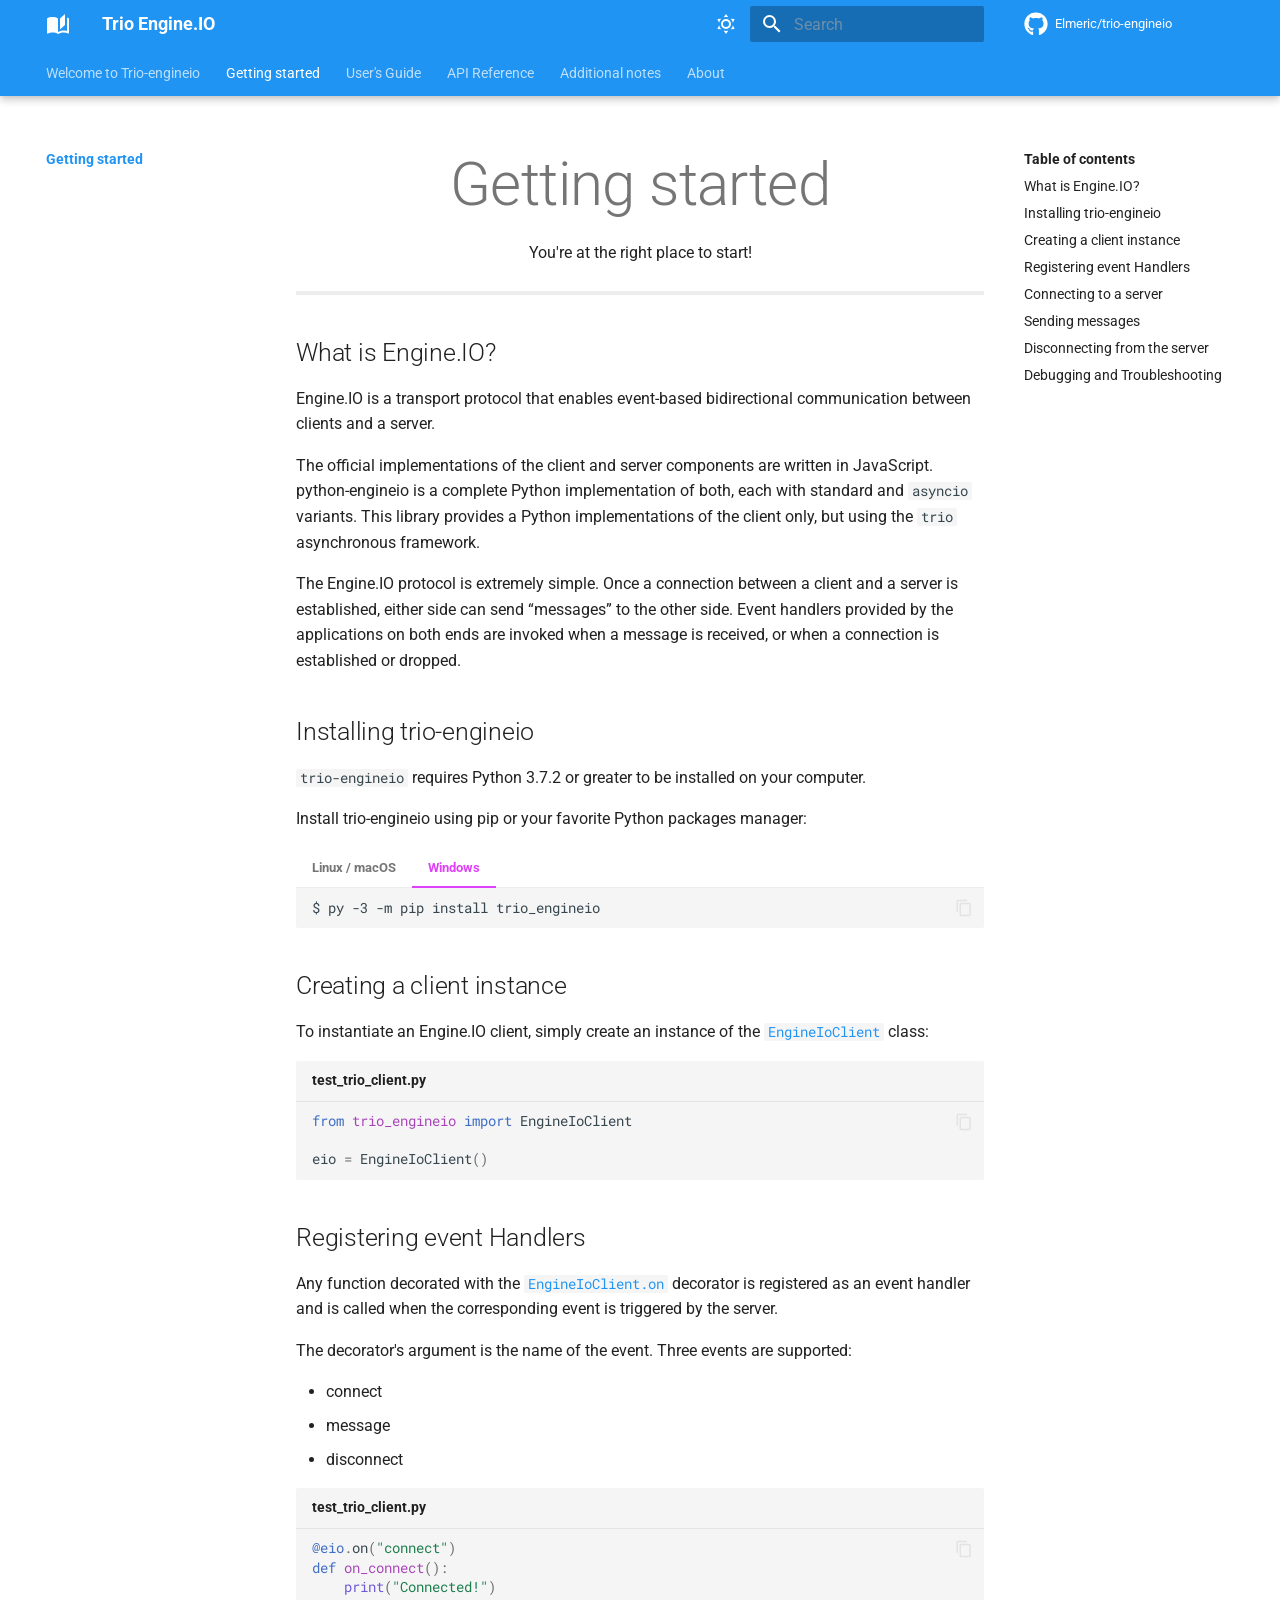
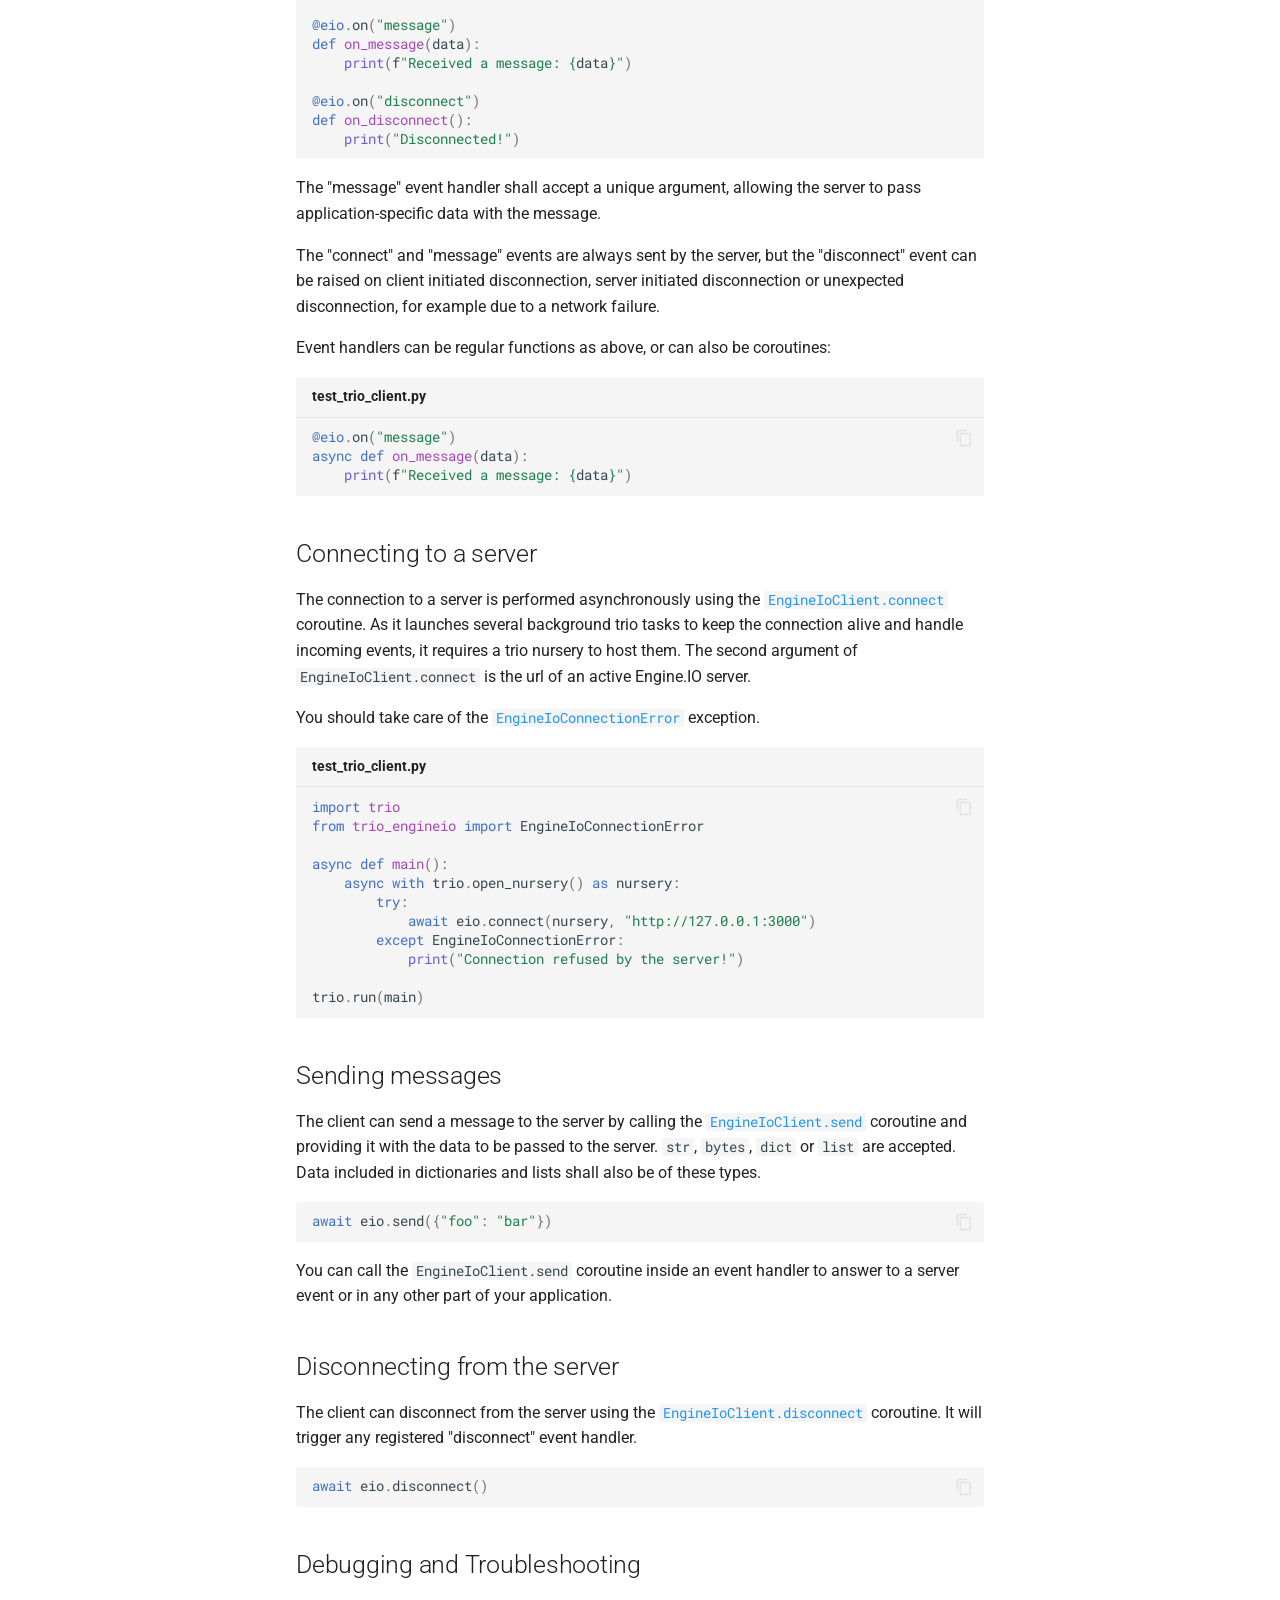
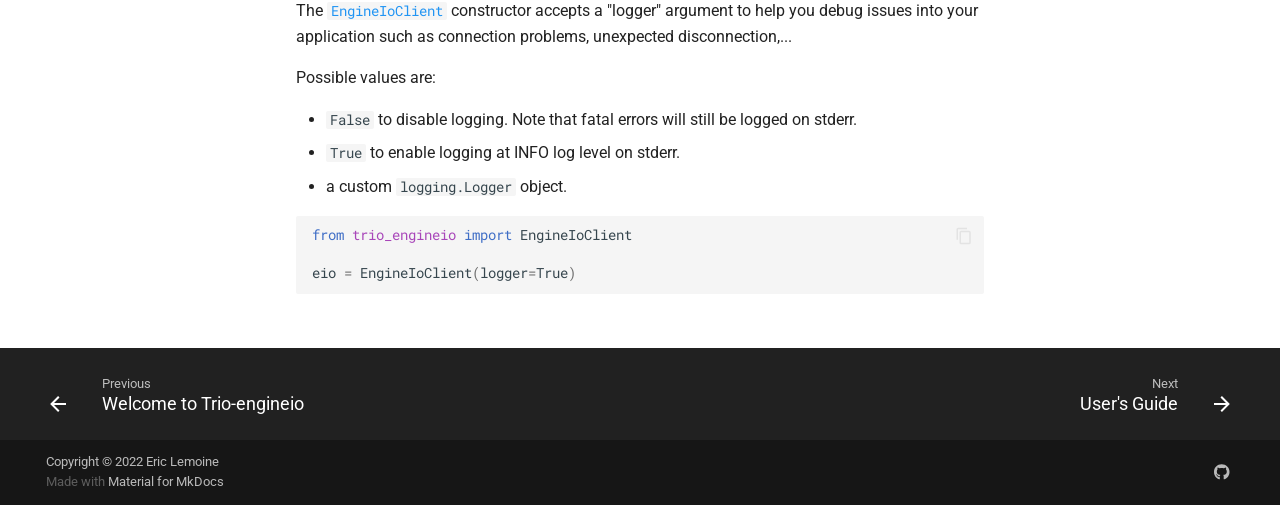
<file: tutorials/index.html>
<!doctype html>
<html lang="en" class="no-js">
  <head>
    
      <meta charset="utf-8">
      <meta name="viewport" content="width=device-width,initial-scale=1">
      
        <meta name="description" content="An asynchronous Engine.IO client using the trio framework.">
      
      
      
        <link rel="canonical" href="https://Elmeric.github.io/trio-engineio/tutorials/">
      
      <link rel="icon" href="../assets/images/favicon.png">
      <meta name="generator" content="mkdocs-1.4.2, mkdocs-material-8.5.10">
    
    
      
        <title>Getting started - Trio Engine.IO</title>
      
    
    
      <link rel="stylesheet" href="../assets/stylesheets/main.472b142f.min.css">
      
        
        <link rel="stylesheet" href="../assets/stylesheets/palette.08040f6c.min.css">
        
      
      

    
    
    
      
        
        
        <link rel="preconnect" href="https://fonts.gstatic.com" crossorigin>
        <link rel="stylesheet" href="https://fonts.googleapis.com/css?family=Roboto:300,300i,400,400i,700,700i%7CRoboto+Mono:400,400i,700,700i&display=fallback">
        <style>:root{--md-text-font:"Roboto";--md-code-font:"Roboto Mono"}</style>
      
    
    
      <link rel="stylesheet" href="../assets/_mkdocstrings.css">
    
      <link rel="stylesheet" href="../css/extra.css">
    
      <link rel="stylesheet" href="../css/material.css">
    
      <link rel="stylesheet" href="../css/mkdocstrings.css">
    
    <script>__md_scope=new URL("..",location),__md_hash=e=>[...e].reduce((e,_)=>(e<<5)-e+_.charCodeAt(0),0),__md_get=(e,_=localStorage,t=__md_scope)=>JSON.parse(_.getItem(t.pathname+"."+e)),__md_set=(e,_,t=localStorage,a=__md_scope)=>{try{t.setItem(a.pathname+"."+e,JSON.stringify(_))}catch(e){}}</script>
    
      

    
    
    
  </head>
  
  
    
    
      
    
    
    
    
    <body dir="ltr" data-md-color-scheme="default" data-md-color-primary="blue" data-md-color-accent="purple">
  
    
    
      <script>var palette=__md_get("__palette");if(palette&&"object"==typeof palette.color)for(var key of Object.keys(palette.color))document.body.setAttribute("data-md-color-"+key,palette.color[key])</script>
    
    <input class="md-toggle" data-md-toggle="drawer" type="checkbox" id="__drawer" autocomplete="off">
    <input class="md-toggle" data-md-toggle="search" type="checkbox" id="__search" autocomplete="off">
    <label class="md-overlay" for="__drawer"></label>
    <div data-md-component="skip">
      
        
        <a href="#getting-started" class="md-skip">
          Skip to content
        </a>
      
    </div>
    <div data-md-component="announce">
      
    </div>
    
    
      

  

<header class="md-header md-header--lifted" data-md-component="header">
  <nav class="md-header__inner md-grid" aria-label="Header">
    <a href=".." title="Trio Engine.IO" class="md-header__button md-logo" aria-label="Trio Engine.IO" data-md-component="logo">
      
  
  <svg xmlns="http://www.w3.org/2000/svg" viewBox="0 0 24 24"><path d="m19 2-5 4.5v11l5-4.5V2M6.5 5C4.55 5 2.45 5.4 1 6.5v14.66c0 .25.25.5.5.5.1 0 .15-.07.25-.07 1.35-.65 3.3-1.09 4.75-1.09 1.95 0 4.05.4 5.5 1.5 1.35-.85 3.8-1.5 5.5-1.5 1.65 0 3.35.31 4.75 1.06.1.05.15.03.25.03.25 0 .5-.25.5-.5V6.5c-.6-.45-1.25-.75-2-1V19c-1.1-.35-2.3-.5-3.5-.5-1.7 0-4.15.65-5.5 1.5V6.5C10.55 5.4 8.45 5 6.5 5Z"/></svg>

    </a>
    <label class="md-header__button md-icon" for="__drawer">
      <svg xmlns="http://www.w3.org/2000/svg" viewBox="0 0 24 24"><path d="M3 6h18v2H3V6m0 5h18v2H3v-2m0 5h18v2H3v-2Z"/></svg>
    </label>
    <div class="md-header__title" data-md-component="header-title">
      <div class="md-header__ellipsis">
        <div class="md-header__topic">
          <span class="md-ellipsis">
            Trio Engine.IO
          </span>
        </div>
        <div class="md-header__topic" data-md-component="header-topic">
          <span class="md-ellipsis">
            
              Getting started
            
          </span>
        </div>
      </div>
    </div>
    
      <form class="md-header__option" data-md-component="palette">
        
          
          
          
          <input class="md-option" data-md-color-media="(prefers-color-scheme: light)" data-md-color-scheme="default" data-md-color-primary="blue" data-md-color-accent="purple"  aria-label="Switch to dark mode"  type="radio" name="__palette" id="__palette_1">
          
            <label class="md-header__button md-icon" title="Switch to dark mode" for="__palette_2" hidden>
              <svg xmlns="http://www.w3.org/2000/svg" viewBox="0 0 24 24"><path d="M12 7a5 5 0 0 1 5 5 5 5 0 0 1-5 5 5 5 0 0 1-5-5 5 5 0 0 1 5-5m0 2a3 3 0 0 0-3 3 3 3 0 0 0 3 3 3 3 0 0 0 3-3 3 3 0 0 0-3-3m0-7 2.39 3.42C13.65 5.15 12.84 5 12 5c-.84 0-1.65.15-2.39.42L12 2M3.34 7l4.16-.35A7.2 7.2 0 0 0 5.94 8.5c-.44.74-.69 1.5-.83 2.29L3.34 7m.02 10 1.76-3.77a7.131 7.131 0 0 0 2.38 4.14L3.36 17M20.65 7l-1.77 3.79a7.023 7.023 0 0 0-2.38-4.15l4.15.36m-.01 10-4.14.36c.59-.51 1.12-1.14 1.54-1.86.42-.73.69-1.5.83-2.29L20.64 17M12 22l-2.41-3.44c.74.27 1.55.44 2.41.44.82 0 1.63-.17 2.37-.44L12 22Z"/></svg>
            </label>
          
        
          
          
          
          <input class="md-option" data-md-color-media="(prefers-color-scheme: dark)" data-md-color-scheme="slate" data-md-color-primary="black" data-md-color-accent="lime"  aria-label="Switch to light mode"  type="radio" name="__palette" id="__palette_2">
          
            <label class="md-header__button md-icon" title="Switch to light mode" for="__palette_1" hidden>
              <svg xmlns="http://www.w3.org/2000/svg" viewBox="0 0 24 24"><path d="m17.75 4.09-2.53 1.94.91 3.06-2.63-1.81-2.63 1.81.91-3.06-2.53-1.94L12.44 4l1.06-3 1.06 3 3.19.09m3.5 6.91-1.64 1.25.59 1.98-1.7-1.17-1.7 1.17.59-1.98L15.75 11l2.06-.05L18.5 9l.69 1.95 2.06.05m-2.28 4.95c.83-.08 1.72 1.1 1.19 1.85-.32.45-.66.87-1.08 1.27C15.17 23 8.84 23 4.94 19.07c-3.91-3.9-3.91-10.24 0-14.14.4-.4.82-.76 1.27-1.08.75-.53 1.93.36 1.85 1.19-.27 2.86.69 5.83 2.89 8.02a9.96 9.96 0 0 0 8.02 2.89m-1.64 2.02a12.08 12.08 0 0 1-7.8-3.47c-2.17-2.19-3.33-5-3.49-7.82-2.81 3.14-2.7 7.96.31 10.98 3.02 3.01 7.84 3.12 10.98.31Z"/></svg>
            </label>
          
        
      </form>
    
    
    
      <label class="md-header__button md-icon" for="__search">
        <svg xmlns="http://www.w3.org/2000/svg" viewBox="0 0 24 24"><path d="M9.5 3A6.5 6.5 0 0 1 16 9.5c0 1.61-.59 3.09-1.56 4.23l.27.27h.79l5 5-1.5 1.5-5-5v-.79l-.27-.27A6.516 6.516 0 0 1 9.5 16 6.5 6.5 0 0 1 3 9.5 6.5 6.5 0 0 1 9.5 3m0 2C7 5 5 7 5 9.5S7 14 9.5 14 14 12 14 9.5 12 5 9.5 5Z"/></svg>
      </label>
      <div class="md-search" data-md-component="search" role="dialog">
  <label class="md-search__overlay" for="__search"></label>
  <div class="md-search__inner" role="search">
    <form class="md-search__form" name="search">
      <input type="text" class="md-search__input" name="query" aria-label="Search" placeholder="Search" autocapitalize="off" autocorrect="off" autocomplete="off" spellcheck="false" data-md-component="search-query" required>
      <label class="md-search__icon md-icon" for="__search">
        <svg xmlns="http://www.w3.org/2000/svg" viewBox="0 0 24 24"><path d="M9.5 3A6.5 6.5 0 0 1 16 9.5c0 1.61-.59 3.09-1.56 4.23l.27.27h.79l5 5-1.5 1.5-5-5v-.79l-.27-.27A6.516 6.516 0 0 1 9.5 16 6.5 6.5 0 0 1 3 9.5 6.5 6.5 0 0 1 9.5 3m0 2C7 5 5 7 5 9.5S7 14 9.5 14 14 12 14 9.5 12 5 9.5 5Z"/></svg>
        <svg xmlns="http://www.w3.org/2000/svg" viewBox="0 0 24 24"><path d="M20 11v2H8l5.5 5.5-1.42 1.42L4.16 12l7.92-7.92L13.5 5.5 8 11h12Z"/></svg>
      </label>
      <nav class="md-search__options" aria-label="Search">
        
        <button type="reset" class="md-search__icon md-icon" title="Clear" aria-label="Clear" tabindex="-1">
          <svg xmlns="http://www.w3.org/2000/svg" viewBox="0 0 24 24"><path d="M19 6.41 17.59 5 12 10.59 6.41 5 5 6.41 10.59 12 5 17.59 6.41 19 12 13.41 17.59 19 19 17.59 13.41 12 19 6.41Z"/></svg>
        </button>
      </nav>
      
    </form>
    <div class="md-search__output">
      <div class="md-search__scrollwrap" data-md-scrollfix>
        <div class="md-search-result" data-md-component="search-result">
          <div class="md-search-result__meta">
            Initializing search
          </div>
          <ol class="md-search-result__list"></ol>
        </div>
      </div>
    </div>
  </div>
</div>
    
    
      <div class="md-header__source">
        <a href="https://github.com/Elmeric/trio-engineio" title="Go to repository" class="md-source" data-md-component="source">
  <div class="md-source__icon md-icon">
    
    <svg xmlns="http://www.w3.org/2000/svg" viewBox="0 0 496 512"><!--! Font Awesome Free 6.2.0 by @fontawesome - https://fontawesome.com License - https://fontawesome.com/license/free (Icons: CC BY 4.0, Fonts: SIL OFL 1.1, Code: MIT License) Copyright 2022 Fonticons, Inc.--><path d="M165.9 397.4c0 2-2.3 3.6-5.2 3.6-3.3.3-5.6-1.3-5.6-3.6 0-2 2.3-3.6 5.2-3.6 3-.3 5.6 1.3 5.6 3.6zm-31.1-4.5c-.7 2 1.3 4.3 4.3 4.9 2.6 1 5.6 0 6.2-2s-1.3-4.3-4.3-5.2c-2.6-.7-5.5.3-6.2 2.3zm44.2-1.7c-2.9.7-4.9 2.6-4.6 4.9.3 2 2.9 3.3 5.9 2.6 2.9-.7 4.9-2.6 4.6-4.6-.3-1.9-3-3.2-5.9-2.9zM244.8 8C106.1 8 0 113.3 0 252c0 110.9 69.8 205.8 169.5 239.2 12.8 2.3 17.3-5.6 17.3-12.1 0-6.2-.3-40.4-.3-61.4 0 0-70 15-84.7-29.8 0 0-11.4-29.1-27.8-36.6 0 0-22.9-15.7 1.6-15.4 0 0 24.9 2 38.6 25.8 21.9 38.6 58.6 27.5 72.9 20.9 2.3-16 8.8-27.1 16-33.7-55.9-6.2-112.3-14.3-112.3-110.5 0-27.5 7.6-41.3 23.6-58.9-2.6-6.5-11.1-33.3 2.6-67.9 20.9-6.5 69 27 69 27 20-5.6 41.5-8.5 62.8-8.5s42.8 2.9 62.8 8.5c0 0 48.1-33.6 69-27 13.7 34.7 5.2 61.4 2.6 67.9 16 17.7 25.8 31.5 25.8 58.9 0 96.5-58.9 104.2-114.8 110.5 9.2 7.9 17 22.9 17 46.4 0 33.7-.3 75.4-.3 83.6 0 6.5 4.6 14.4 17.3 12.1C428.2 457.8 496 362.9 496 252 496 113.3 383.5 8 244.8 8zM97.2 352.9c-1.3 1-1 3.3.7 5.2 1.6 1.6 3.9 2.3 5.2 1 1.3-1 1-3.3-.7-5.2-1.6-1.6-3.9-2.3-5.2-1zm-10.8-8.1c-.7 1.3.3 2.9 2.3 3.9 1.6 1 3.6.7 4.3-.7.7-1.3-.3-2.9-2.3-3.9-2-.6-3.6-.3-4.3.7zm32.4 35.6c-1.6 1.3-1 4.3 1.3 6.2 2.3 2.3 5.2 2.6 6.5 1 1.3-1.3.7-4.3-1.3-6.2-2.2-2.3-5.2-2.6-6.5-1zm-11.4-14.7c-1.6 1-1.6 3.6 0 5.9 1.6 2.3 4.3 3.3 5.6 2.3 1.6-1.3 1.6-3.9 0-6.2-1.4-2.3-4-3.3-5.6-2z"/></svg>
  </div>
  <div class="md-source__repository">
    Elmeric/trio-engineio
  </div>
</a>
      </div>
    
  </nav>
  
    
      
<nav class="md-tabs" aria-label="Tabs" data-md-component="tabs">
  <div class="md-tabs__inner md-grid">
    <ul class="md-tabs__list">
      
        
  
  


  <li class="md-tabs__item">
    <a href=".." class="md-tabs__link">
      Welcome to Trio-engineio
    </a>
  </li>

      
        
  
  
    
  


  <li class="md-tabs__item">
    <a href="./" class="md-tabs__link md-tabs__link--active">
      Getting started
    </a>
  </li>

      
        
  
  


  <li class="md-tabs__item">
    <a href="../how-to-guides/" class="md-tabs__link">
      User's Guide
    </a>
  </li>

      
        
  
  


  <li class="md-tabs__item">
    <a href="../reference/" class="md-tabs__link">
      API Reference
    </a>
  </li>

      
        
  
  


  <li class="md-tabs__item">
    <a href="../explanation/" class="md-tabs__link">
      Additional notes
    </a>
  </li>

      
        
  
  


  
  
  
    <li class="md-tabs__item">
      <a href="../changelog/" class="md-tabs__link">
        About
      </a>
    </li>
  

      
    </ul>
  </div>
</nav>
    
  
</header>
    
    <div class="md-container" data-md-component="container">
      
      
        
      
      <main class="md-main" data-md-component="main">
        <div class="md-main__inner md-grid">
          
            
              
              <div class="md-sidebar md-sidebar--primary" data-md-component="sidebar" data-md-type="navigation" >
                <div class="md-sidebar__scrollwrap">
                  <div class="md-sidebar__inner">
                    

  


<nav class="md-nav md-nav--primary md-nav--lifted" aria-label="Navigation" data-md-level="0">
  <label class="md-nav__title" for="__drawer">
    <a href=".." title="Trio Engine.IO" class="md-nav__button md-logo" aria-label="Trio Engine.IO" data-md-component="logo">
      
  
  <svg xmlns="http://www.w3.org/2000/svg" viewBox="0 0 24 24"><path d="m19 2-5 4.5v11l5-4.5V2M6.5 5C4.55 5 2.45 5.4 1 6.5v14.66c0 .25.25.5.5.5.1 0 .15-.07.25-.07 1.35-.65 3.3-1.09 4.75-1.09 1.95 0 4.05.4 5.5 1.5 1.35-.85 3.8-1.5 5.5-1.5 1.65 0 3.35.31 4.75 1.06.1.05.15.03.25.03.25 0 .5-.25.5-.5V6.5c-.6-.45-1.25-.75-2-1V19c-1.1-.35-2.3-.5-3.5-.5-1.7 0-4.15.65-5.5 1.5V6.5C10.55 5.4 8.45 5 6.5 5Z"/></svg>

    </a>
    Trio Engine.IO
  </label>
  
    <div class="md-nav__source">
      <a href="https://github.com/Elmeric/trio-engineio" title="Go to repository" class="md-source" data-md-component="source">
  <div class="md-source__icon md-icon">
    
    <svg xmlns="http://www.w3.org/2000/svg" viewBox="0 0 496 512"><!--! Font Awesome Free 6.2.0 by @fontawesome - https://fontawesome.com License - https://fontawesome.com/license/free (Icons: CC BY 4.0, Fonts: SIL OFL 1.1, Code: MIT License) Copyright 2022 Fonticons, Inc.--><path d="M165.9 397.4c0 2-2.3 3.6-5.2 3.6-3.3.3-5.6-1.3-5.6-3.6 0-2 2.3-3.6 5.2-3.6 3-.3 5.6 1.3 5.6 3.6zm-31.1-4.5c-.7 2 1.3 4.3 4.3 4.9 2.6 1 5.6 0 6.2-2s-1.3-4.3-4.3-5.2c-2.6-.7-5.5.3-6.2 2.3zm44.2-1.7c-2.9.7-4.9 2.6-4.6 4.9.3 2 2.9 3.3 5.9 2.6 2.9-.7 4.9-2.6 4.6-4.6-.3-1.9-3-3.2-5.9-2.9zM244.8 8C106.1 8 0 113.3 0 252c0 110.9 69.8 205.8 169.5 239.2 12.8 2.3 17.3-5.6 17.3-12.1 0-6.2-.3-40.4-.3-61.4 0 0-70 15-84.7-29.8 0 0-11.4-29.1-27.8-36.6 0 0-22.9-15.7 1.6-15.4 0 0 24.9 2 38.6 25.8 21.9 38.6 58.6 27.5 72.9 20.9 2.3-16 8.8-27.1 16-33.7-55.9-6.2-112.3-14.3-112.3-110.5 0-27.5 7.6-41.3 23.6-58.9-2.6-6.5-11.1-33.3 2.6-67.9 20.9-6.5 69 27 69 27 20-5.6 41.5-8.5 62.8-8.5s42.8 2.9 62.8 8.5c0 0 48.1-33.6 69-27 13.7 34.7 5.2 61.4 2.6 67.9 16 17.7 25.8 31.5 25.8 58.9 0 96.5-58.9 104.2-114.8 110.5 9.2 7.9 17 22.9 17 46.4 0 33.7-.3 75.4-.3 83.6 0 6.5 4.6 14.4 17.3 12.1C428.2 457.8 496 362.9 496 252 496 113.3 383.5 8 244.8 8zM97.2 352.9c-1.3 1-1 3.3.7 5.2 1.6 1.6 3.9 2.3 5.2 1 1.3-1 1-3.3-.7-5.2-1.6-1.6-3.9-2.3-5.2-1zm-10.8-8.1c-.7 1.3.3 2.9 2.3 3.9 1.6 1 3.6.7 4.3-.7.7-1.3-.3-2.9-2.3-3.9-2-.6-3.6-.3-4.3.7zm32.4 35.6c-1.6 1.3-1 4.3 1.3 6.2 2.3 2.3 5.2 2.6 6.5 1 1.3-1.3.7-4.3-1.3-6.2-2.2-2.3-5.2-2.6-6.5-1zm-11.4-14.7c-1.6 1-1.6 3.6 0 5.9 1.6 2.3 4.3 3.3 5.6 2.3 1.6-1.3 1.6-3.9 0-6.2-1.4-2.3-4-3.3-5.6-2z"/></svg>
  </div>
  <div class="md-source__repository">
    Elmeric/trio-engineio
  </div>
</a>
    </div>
  
  <ul class="md-nav__list" data-md-scrollfix>
    
      
      
      

  
  
  
    <li class="md-nav__item">
      <a href=".." class="md-nav__link">
        Welcome to Trio-engineio
      </a>
    </li>
  

    
      
      
      

  
  
    
  
  
    <li class="md-nav__item md-nav__item--active">
      
      <input class="md-nav__toggle md-toggle" data-md-toggle="toc" type="checkbox" id="__toc">
      
      
        
      
      
        <label class="md-nav__link md-nav__link--active" for="__toc">
          Getting started
          <span class="md-nav__icon md-icon"></span>
        </label>
      
      <a href="./" class="md-nav__link md-nav__link--active">
        Getting started
      </a>
      
        

<nav class="md-nav md-nav--secondary" aria-label="Table of contents">
  
  
  
    
  
  
    <label class="md-nav__title" for="__toc">
      <span class="md-nav__icon md-icon"></span>
      Table of contents
    </label>
    <ul class="md-nav__list" data-md-component="toc" data-md-scrollfix>
      
        <li class="md-nav__item">
  <a href="#what-is-engineio" class="md-nav__link">
    What is Engine.IO?
  </a>
  
</li>
      
        <li class="md-nav__item">
  <a href="#installing-trio-engineio" class="md-nav__link">
    Installing trio-engineio
  </a>
  
</li>
      
        <li class="md-nav__item">
  <a href="#creating-a-client-instance" class="md-nav__link">
    Creating a client instance
  </a>
  
</li>
      
        <li class="md-nav__item">
  <a href="#registering-event-handlers" class="md-nav__link">
    Registering event Handlers
  </a>
  
</li>
      
        <li class="md-nav__item">
  <a href="#connecting-to-a-server" class="md-nav__link">
    Connecting to a server
  </a>
  
</li>
      
        <li class="md-nav__item">
  <a href="#sending-messages" class="md-nav__link">
    Sending messages
  </a>
  
</li>
      
        <li class="md-nav__item">
  <a href="#disconnecting-from-the-server" class="md-nav__link">
    Disconnecting from the server
  </a>
  
</li>
      
        <li class="md-nav__item">
  <a href="#debugging-and-troubleshooting" class="md-nav__link">
    Debugging and Troubleshooting
  </a>
  
</li>
      
    </ul>
  
</nav>
      
    </li>
  

    
      
      
      

  
  
  
    <li class="md-nav__item">
      <a href="../how-to-guides/" class="md-nav__link">
        User's Guide
      </a>
    </li>
  

    
      
      
      

  
  
  
    <li class="md-nav__item">
      <a href="../reference/" class="md-nav__link">
        API Reference
      </a>
    </li>
  

    
      
      
      

  
  
  
    <li class="md-nav__item">
      <a href="../explanation/" class="md-nav__link">
        Additional notes
      </a>
    </li>
  

    
      
      
      

  
  
  
    
    <li class="md-nav__item md-nav__item--nested">
      
      
        <input class="md-nav__toggle md-toggle" data-md-toggle="__nav_6" type="checkbox" id="__nav_6" >
      
      
      
      
        <label class="md-nav__link" for="__nav_6">
          About
          <span class="md-nav__icon md-icon"></span>
        </label>
      
      <nav class="md-nav" aria-label="About" data-md-level="1">
        <label class="md-nav__title" for="__nav_6">
          <span class="md-nav__icon md-icon"></span>
          About
        </label>
        <ul class="md-nav__list" data-md-scrollfix>
          
            
              
  
  
  
    <li class="md-nav__item">
      <a href="../changelog/" class="md-nav__link">
        Changelog
      </a>
    </li>
  

            
          
            
              
  
  
  
    <li class="md-nav__item">
      <a href="../credits/" class="md-nav__link">
        Credits
      </a>
    </li>
  

            
          
            
              
  
  
  
    <li class="md-nav__item">
      <a href="../license/" class="md-nav__link">
        License
      </a>
    </li>
  

            
          
        </ul>
      </nav>
    </li>
  

    
  </ul>
</nav>
                  </div>
                </div>
              </div>
            
            
              
              <div class="md-sidebar md-sidebar--secondary" data-md-component="sidebar" data-md-type="toc" >
                <div class="md-sidebar__scrollwrap">
                  <div class="md-sidebar__inner">
                    

<nav class="md-nav md-nav--secondary" aria-label="Table of contents">
  
  
  
    
  
  
    <label class="md-nav__title" for="__toc">
      <span class="md-nav__icon md-icon"></span>
      Table of contents
    </label>
    <ul class="md-nav__list" data-md-component="toc" data-md-scrollfix>
      
        <li class="md-nav__item">
  <a href="#what-is-engineio" class="md-nav__link">
    What is Engine.IO?
  </a>
  
</li>
      
        <li class="md-nav__item">
  <a href="#installing-trio-engineio" class="md-nav__link">
    Installing trio-engineio
  </a>
  
</li>
      
        <li class="md-nav__item">
  <a href="#creating-a-client-instance" class="md-nav__link">
    Creating a client instance
  </a>
  
</li>
      
        <li class="md-nav__item">
  <a href="#registering-event-handlers" class="md-nav__link">
    Registering event Handlers
  </a>
  
</li>
      
        <li class="md-nav__item">
  <a href="#connecting-to-a-server" class="md-nav__link">
    Connecting to a server
  </a>
  
</li>
      
        <li class="md-nav__item">
  <a href="#sending-messages" class="md-nav__link">
    Sending messages
  </a>
  
</li>
      
        <li class="md-nav__item">
  <a href="#disconnecting-from-the-server" class="md-nav__link">
    Disconnecting from the server
  </a>
  
</li>
      
        <li class="md-nav__item">
  <a href="#debugging-and-troubleshooting" class="md-nav__link">
    Debugging and Troubleshooting
  </a>
  
</li>
      
    </ul>
  
</nav>
                  </div>
                </div>
              </div>
            
          
          
            <div class="md-content" data-md-component="content">
              <article class="md-content__inner md-typeset">
                
                  

  <a href="https://github.com/Elmeric/trio-engineio/edit/master/docs/tutorials.md" title="Edit this page" class="md-content__button md-icon">
    
    <svg xmlns="http://www.w3.org/2000/svg" viewBox="0 0 24 24"><path d="M20.71 7.04c.39-.39.39-1.04 0-1.41l-2.34-2.34c-.37-.39-1.02-.39-1.41 0l-1.84 1.83 3.75 3.75M3 17.25V21h3.75L17.81 9.93l-3.75-3.75L3 17.25Z"/></svg>
  </a>


<h1 id="getting-started">Getting started<a class="headerlink" href="#getting-started" title="Permanent link">☛</a></h1>
<p>You're at the right place to start!</p>
<hr />
<h2 id="what-is-engineio">What is Engine.IO?<a class="headerlink" href="#what-is-engineio" title="Permanent link">☛</a></h2>
<p>Engine.IO is a transport protocol that enables event-based bidirectional communication
between clients and a server.</p>
<p>The official implementations of the client and server components are written in
JavaScript.
python-engineio is a complete Python implementation of both, each with standard and
<code>asyncio</code> variants.
This library provides a Python implementations of the client only, but using the <code>trio</code>
asynchronous framework.</p>
<p>The Engine.IO protocol is extremely simple. Once a connection between a client and a
server is established, either side can send “messages” to the other side. Event handlers
provided by the applications on both ends are invoked when a message is received,
or when a connection is established or dropped.</p>
<h2 id="installing-trio-engineio">Installing trio-engineio<a class="headerlink" href="#installing-trio-engineio" title="Permanent link">☛</a></h2>
<p><code>trio-engineio</code> requires Python 3.7.2 or greater to be installed on your computer.</p>
<p>Install trio-engineio using pip or your favorite Python packages manager:</p>
<div class="tabbed-set tabbed-alternate" data-tabs="1:2"><input id="__tabbed_1_1" name="__tabbed_1" type="radio" /><input checked="checked" id="__tabbed_1_2" name="__tabbed_1" type="radio" /><div class="tabbed-labels"><label for="__tabbed_1_1">Linux / macOS</label><label for="__tabbed_1_2">Windows</label></div>
<div class="tabbed-content">
<div class="tabbed-block">
<div class="highlight"><pre><span></span><code>$ python3 -m pip install trio_engineio
</code></pre></div>
</div>
<div class="tabbed-block">
<div class="highlight"><pre><span></span><code>$ py -3 -m pip install trio_engineio
</code></pre></div>
</div>
</div>
</div>
<h2 id="creating-a-client-instance">Creating a client instance<a class="headerlink" href="#creating-a-client-instance" title="Permanent link">☛</a></h2>
<p>To instantiate an Engine.IO client, simply create an instance of the
<a href="../reference/#trio_engineio.trio_client.EngineIoClient"><code>EngineIoClient</code></a> class:</p>
<div class="highlight"><span class="filename">test_trio_client.py</span><pre><span></span><code><span class="kn">from</span> <span class="nn">trio_engineio</span> <span class="kn">import</span> <span class="n">EngineIoClient</span>

<span class="n">eio</span> <span class="o">=</span> <span class="n">EngineIoClient</span><span class="p">()</span>
</code></pre></div>
<h2 id="registering-event-handlers">Registering event Handlers<a class="headerlink" href="#registering-event-handlers" title="Permanent link">☛</a></h2>
<p>Any function decorated with the <a href="../reference/#trio_engineio.trio_client.EngineIoClient.on"><code>EngineIoClient.on</code></a> decorator is registered as an event
handler and is called when the corresponding event is triggered by the server.</p>
<p>The decorator's argument is the name of the event. Three events are supported:</p>
<ul>
<li>connect</li>
<li>message</li>
<li>disconnect</li>
</ul>
<div class="highlight"><span class="filename">test_trio_client.py</span><pre><span></span><code><span class="nd">@eio</span><span class="o">.</span><span class="n">on</span><span class="p">(</span><span class="s2">&quot;connect&quot;</span><span class="p">)</span>
<span class="k">def</span> <span class="nf">on_connect</span><span class="p">():</span>
    <span class="nb">print</span><span class="p">(</span><span class="s2">&quot;Connected!&quot;</span><span class="p">)</span>

<span class="nd">@eio</span><span class="o">.</span><span class="n">on</span><span class="p">(</span><span class="s2">&quot;message&quot;</span><span class="p">)</span>
<span class="k">def</span> <span class="nf">on_message</span><span class="p">(</span><span class="n">data</span><span class="p">):</span>
    <span class="nb">print</span><span class="p">(</span><span class="sa">f</span><span class="s2">&quot;Received a message: </span><span class="si">{</span><span class="n">data</span><span class="si">}</span><span class="s2">&quot;</span><span class="p">)</span>

<span class="nd">@eio</span><span class="o">.</span><span class="n">on</span><span class="p">(</span><span class="s2">&quot;disconnect&quot;</span><span class="p">)</span>
<span class="k">def</span> <span class="nf">on_disconnect</span><span class="p">():</span>
    <span class="nb">print</span><span class="p">(</span><span class="s2">&quot;Disconnected!&quot;</span><span class="p">)</span>
</code></pre></div>
<p>The "message" event handler shall accept a unique argument, allowing the server to pass
application-specific data with the message.</p>
<p>The "connect" and "message" events are always sent by the server, but the "disconnect"
event can be raised on client initiated disconnection, server initiated disconnection
or unexpected disconnection, for example due to a network failure.</p>
<p>Event handlers can be regular functions as above, or can also be coroutines:</p>
<div class="highlight"><span class="filename">test_trio_client.py</span><pre><span></span><code><span class="nd">@eio</span><span class="o">.</span><span class="n">on</span><span class="p">(</span><span class="s2">&quot;message&quot;</span><span class="p">)</span>
<span class="k">async</span> <span class="k">def</span> <span class="nf">on_message</span><span class="p">(</span><span class="n">data</span><span class="p">):</span>
    <span class="nb">print</span><span class="p">(</span><span class="sa">f</span><span class="s2">&quot;Received a message: </span><span class="si">{</span><span class="n">data</span><span class="si">}</span><span class="s2">&quot;</span><span class="p">)</span>
</code></pre></div>
<h2 id="connecting-to-a-server">Connecting to a server<a class="headerlink" href="#connecting-to-a-server" title="Permanent link">☛</a></h2>
<p>The connection to a server is performed asynchronously using the
<a href="../reference/#trio_engineio.trio_client.EngineIoClient.connect"><code>EngineIoClient.connect</code></a> coroutine. As it launches several background
trio tasks to keep the connection alive and handle incoming events, it requires
a trio nursery to host them. The second argument of <code>EngineIoClient.connect</code> is
the url of an active Engine.IO server.</p>
<p>You should take care of the <a href="../reference/#trio_engineio.exceptions.EngineIoConnectionError"><code>EngineIoConnectionError</code></a>
exception.</p>
<div class="highlight"><span class="filename">test_trio_client.py</span><pre><span></span><code><span class="kn">import</span> <span class="nn">trio</span>
<span class="kn">from</span> <span class="nn">trio_engineio</span> <span class="kn">import</span> <span class="n">EngineIoConnectionError</span>

<span class="k">async</span> <span class="k">def</span> <span class="nf">main</span><span class="p">():</span>
    <span class="k">async</span> <span class="k">with</span> <span class="n">trio</span><span class="o">.</span><span class="n">open_nursery</span><span class="p">()</span> <span class="k">as</span> <span class="n">nursery</span><span class="p">:</span>
        <span class="k">try</span><span class="p">:</span>
            <span class="k">await</span> <span class="n">eio</span><span class="o">.</span><span class="n">connect</span><span class="p">(</span><span class="n">nursery</span><span class="p">,</span> <span class="s2">&quot;http://127.0.0.1:3000&quot;</span><span class="p">)</span>
        <span class="k">except</span> <span class="n">EngineIoConnectionError</span><span class="p">:</span>
            <span class="nb">print</span><span class="p">(</span><span class="s2">&quot;Connection refused by the server!&quot;</span><span class="p">)</span>

<span class="n">trio</span><span class="o">.</span><span class="n">run</span><span class="p">(</span><span class="n">main</span><span class="p">)</span>
</code></pre></div>
<h2 id="sending-messages">Sending messages<a class="headerlink" href="#sending-messages" title="Permanent link">☛</a></h2>
<p>The client can send a message to the server by calling the <a href="../reference/#trio_engineio.trio_client.EngineIoClient.send"><code>EngineIoClient.send</code></a>
coroutine and providing it with the data to be passed to the server.
<code>str</code>, <code>bytes</code>, <code>dict</code> or <code>list</code> are accepted. Data included in dictionaries and lists
shall also be of these types.</p>
<div class="highlight"><pre><span></span><code><span class="k">await</span> <span class="n">eio</span><span class="o">.</span><span class="n">send</span><span class="p">({</span><span class="s2">&quot;foo&quot;</span><span class="p">:</span> <span class="s2">&quot;bar&quot;</span><span class="p">})</span>
</code></pre></div>
<p>You can call the <code>EngineIoClient.send</code> coroutine inside an event handler to answer to a
server event or in any other part of your application.</p>
<h2 id="disconnecting-from-the-server">Disconnecting from the server<a class="headerlink" href="#disconnecting-from-the-server" title="Permanent link">☛</a></h2>
<p>The client can disconnect from the server using the <a href="../reference/#trio_engineio.trio_client.EngineIoClient.disconnect"><code>EngineIoClient.disconnect</code></a>
coroutine. It will trigger any registered "disconnect" event handler.</p>
<div class="highlight"><pre><span></span><code><span class="k">await</span> <span class="n">eio</span><span class="o">.</span><span class="n">disconnect</span><span class="p">()</span>
</code></pre></div>
<h2 id="debugging-and-troubleshooting">Debugging and Troubleshooting<a class="headerlink" href="#debugging-and-troubleshooting" title="Permanent link">☛</a></h2>
<p>The <a href="../reference/#trio_engineio.trio_client.EngineIoClient"><code>EngineIoClient</code></a> constructor accepts a "logger" argument to help
you debug issues into your application such as connection problems, unexpected
disconnection,...</p>
<p>Possible values are:</p>
<ul>
<li><code>False</code> to disable logging. Note that fatal errors will still be logged on stderr.</li>
<li><code>True</code> to enable logging at INFO log level on stderr.</li>
<li>a custom <code>logging.Logger</code> object.</li>
</ul>
<div class="highlight"><pre><span></span><code><span class="kn">from</span> <span class="nn">trio_engineio</span> <span class="kn">import</span> <span class="n">EngineIoClient</span>

<span class="n">eio</span> <span class="o">=</span> <span class="n">EngineIoClient</span><span class="p">(</span><span class="n">logger</span><span class="o">=</span><span class="kc">True</span><span class="p">)</span>
</code></pre></div>





                
              </article>
            </div>
          
          
        </div>
        
          <a href="#" class="md-top md-icon" data-md-component="top" hidden>
            <svg xmlns="http://www.w3.org/2000/svg" viewBox="0 0 24 24"><path d="M13 20h-2V8l-5.5 5.5-1.42-1.42L12 4.16l7.92 7.92-1.42 1.42L13 8v12Z"/></svg>
            Back to top
          </a>
        
      </main>
      
        <footer class="md-footer">
  
    
    <nav class="md-footer__inner md-grid" aria-label="Footer" >
      
        
        <a href=".." class="md-footer__link md-footer__link--prev" aria-label="Previous: Welcome to Trio-engineio" rel="prev">
          <div class="md-footer__button md-icon">
            <svg xmlns="http://www.w3.org/2000/svg" viewBox="0 0 24 24"><path d="M20 11v2H8l5.5 5.5-1.42 1.42L4.16 12l7.92-7.92L13.5 5.5 8 11h12Z"/></svg>
          </div>
          <div class="md-footer__title">
            <div class="md-ellipsis">
              <span class="md-footer__direction">
                Previous
              </span>
              Welcome to Trio-engineio
            </div>
          </div>
        </a>
      
      
        
        <a href="../how-to-guides/" class="md-footer__link md-footer__link--next" aria-label="Next: User&#39;s Guide" rel="next">
          <div class="md-footer__title">
            <div class="md-ellipsis">
              <span class="md-footer__direction">
                Next
              </span>
              User's Guide
            </div>
          </div>
          <div class="md-footer__button md-icon">
            <svg xmlns="http://www.w3.org/2000/svg" viewBox="0 0 24 24"><path d="M4 11v2h12l-5.5 5.5 1.42 1.42L19.84 12l-7.92-7.92L10.5 5.5 16 11H4Z"/></svg>
          </div>
        </a>
      
    </nav>
  
  <div class="md-footer-meta md-typeset">
    <div class="md-footer-meta__inner md-grid">
      <div class="md-copyright">
  
    <div class="md-copyright__highlight">
      Copyright &copy; 2022 Eric Lemoine
    </div>
  
  
    Made with
    <a href="https://squidfunk.github.io/mkdocs-material/" target="_blank" rel="noopener">
      Material for MkDocs
    </a>
  
</div>
      
        <div class="md-social">
  
    
    
      
      
    
    <a href="https://github.com/Elmeric" target="_blank" rel="noopener" title="github.com" class="md-social__link">
      <svg xmlns="http://www.w3.org/2000/svg" viewBox="0 0 496 512"><!--! Font Awesome Free 6.2.0 by @fontawesome - https://fontawesome.com License - https://fontawesome.com/license/free (Icons: CC BY 4.0, Fonts: SIL OFL 1.1, Code: MIT License) Copyright 2022 Fonticons, Inc.--><path d="M165.9 397.4c0 2-2.3 3.6-5.2 3.6-3.3.3-5.6-1.3-5.6-3.6 0-2 2.3-3.6 5.2-3.6 3-.3 5.6 1.3 5.6 3.6zm-31.1-4.5c-.7 2 1.3 4.3 4.3 4.9 2.6 1 5.6 0 6.2-2s-1.3-4.3-4.3-5.2c-2.6-.7-5.5.3-6.2 2.3zm44.2-1.7c-2.9.7-4.9 2.6-4.6 4.9.3 2 2.9 3.3 5.9 2.6 2.9-.7 4.9-2.6 4.6-4.6-.3-1.9-3-3.2-5.9-2.9zM244.8 8C106.1 8 0 113.3 0 252c0 110.9 69.8 205.8 169.5 239.2 12.8 2.3 17.3-5.6 17.3-12.1 0-6.2-.3-40.4-.3-61.4 0 0-70 15-84.7-29.8 0 0-11.4-29.1-27.8-36.6 0 0-22.9-15.7 1.6-15.4 0 0 24.9 2 38.6 25.8 21.9 38.6 58.6 27.5 72.9 20.9 2.3-16 8.8-27.1 16-33.7-55.9-6.2-112.3-14.3-112.3-110.5 0-27.5 7.6-41.3 23.6-58.9-2.6-6.5-11.1-33.3 2.6-67.9 20.9-6.5 69 27 69 27 20-5.6 41.5-8.5 62.8-8.5s42.8 2.9 62.8 8.5c0 0 48.1-33.6 69-27 13.7 34.7 5.2 61.4 2.6 67.9 16 17.7 25.8 31.5 25.8 58.9 0 96.5-58.9 104.2-114.8 110.5 9.2 7.9 17 22.9 17 46.4 0 33.7-.3 75.4-.3 83.6 0 6.5 4.6 14.4 17.3 12.1C428.2 457.8 496 362.9 496 252 496 113.3 383.5 8 244.8 8zM97.2 352.9c-1.3 1-1 3.3.7 5.2 1.6 1.6 3.9 2.3 5.2 1 1.3-1 1-3.3-.7-5.2-1.6-1.6-3.9-2.3-5.2-1zm-10.8-8.1c-.7 1.3.3 2.9 2.3 3.9 1.6 1 3.6.7 4.3-.7.7-1.3-.3-2.9-2.3-3.9-2-.6-3.6-.3-4.3.7zm32.4 35.6c-1.6 1.3-1 4.3 1.3 6.2 2.3 2.3 5.2 2.6 6.5 1 1.3-1.3.7-4.3-1.3-6.2-2.2-2.3-5.2-2.6-6.5-1zm-11.4-14.7c-1.6 1-1.6 3.6 0 5.9 1.6 2.3 4.3 3.3 5.6 2.3 1.6-1.3 1.6-3.9 0-6.2-1.4-2.3-4-3.3-5.6-2z"/></svg>
    </a>
  
</div>
      
    </div>
  </div>
</footer>
      
    </div>
    <div class="md-dialog" data-md-component="dialog">
      <div class="md-dialog__inner md-typeset"></div>
    </div>
    
    <script id="__config" type="application/json">{"base": "..", "features": ["navigation.tabs", "navigation.tabs.sticky", "navigation.top"], "search": "../assets/javascripts/workers/search.16e2a7d4.min.js", "translations": {"clipboard.copied": "Copied to clipboard", "clipboard.copy": "Copy to clipboard", "search.config.lang": "en", "search.config.pipeline": "trimmer, stopWordFilter", "search.config.separator": "[\\s\\-]+", "search.placeholder": "Search", "search.result.more.one": "1 more on this page", "search.result.more.other": "# more on this page", "search.result.none": "No matching documents", "search.result.one": "1 matching document", "search.result.other": "# matching documents", "search.result.placeholder": "Type to start searching", "search.result.term.missing": "Missing", "select.version.title": "Select version"}}</script>
    
    
      <script src="../assets/javascripts/bundle.d6c3db9e.min.js"></script>
      
    
  </body>
</html>
</file>
<file: assets/_mkdocstrings.css>
/* Don't capitalize names. */
h5.doc-heading {
  text-transform: none !important;
}

/* Avoid breaking parameters name, etc. in table cells. */
.doc-contents td code {
  word-break: normal !important;
}

/* For pieces of Markdown rendered in table cells. */
.doc-contents td p {
  margin-top: 0 !important;
  margin-bottom: 0 !important;
}

/* Max width for docstring sections tables. */
.doc .md-typeset__table,
.doc .md-typeset__table table {
  display: table !important;
  width: 100%;
}
.doc .md-typeset__table tr {
  display: table-row;
}

/* Avoid line breaks in rendered fields. */
.field-body p {
  display: inline;
}

/* Defaults in Spacy table style. */
.doc-param-default {
  float: right;
}
</file>
<file: css/extra.css>
.md-typeset hr {
    border-bottom-width: 0.2rem;
}

div.md-content h1:first-of-type {
    text-align: center;
    font-size: 60px;
    font-weight: 300;
    margin-bottom: 0.25em;
}

article.md-typeset > p:first-of-type {
    text-align: center;
}

div.md-content p.admonition-title:first-of-type {
    text-align: left;
}

div.md-content h1:first-of-type .headerlink {
    display: none;
}

.md-content__button {
    display: none;
}
</file>
<file: css/material.css>
/* More space at the bottom of the page. */
.md-main__inner {
  margin-bottom: 1.5rem;
}
</file>
<file: css/mkdocstrings.css>
/* Indentation. */
div.doc-contents:not(.first) {
  padding-left: 25px;
  border-left: .05rem solid var(--md-typeset-table-color);
}

/* Mark external links as such. */
a.autorefs-external::after {
  /* https://primer.style/octicons/arrow-up-right-24 */
  background-image: url('data:image/svg+xml,<svg xmlns="http://www.w3.org/2000/svg" viewBox="0 0 24 24"><path fill="rgb(0, 0, 0)" d="M18.25 15.5a.75.75 0 00.75-.75v-9a.75.75 0 00-.75-.75h-9a.75.75 0 000 1.5h7.19L6.22 16.72a.75.75 0 101.06 1.06L17.5 7.56v7.19c0 .414.336.75.75.75z"></path></svg>');
  content: ' ';

  display: inline-block;
  position: relative;
  top: 0.1em;
  margin-left: 0.2em;
  margin-right: 0.1em;

  height: 1em;
  width: 1em;
  border-radius: 100%;
  background-color: var(--md-typeset-a-color);
}
a.autorefs-external:hover::after {
  background-color: var(--md-accent-fg-color);
}
</file>
<file: assets/stylesheets/main.472b142f.min.css>
@charset "UTF-8";html{-webkit-text-size-adjust:none;-moz-text-size-adjust:none;-ms-text-size-adjust:none;text-size-adjust:none;box-sizing:border-box}*,:after,:before{box-sizing:inherit}@media (prefers-reduced-motion){*,:after,:before{transition:none!important}}body{margin:0}a,button,input,label{-webkit-tap-highlight-color:transparent}a{color:inherit;text-decoration:none}hr{border:0;box-sizing:initial;display:block;height:.05rem;overflow:visible;padding:0}small{font-size:80%}sub,sup{line-height:1em}img{border-style:none}table{border-collapse:initial;border-spacing:0}td,th{font-weight:400;vertical-align:top}button{background:transparent;border:0;font-family:inherit;font-size:inherit;margin:0;padding:0}input{border:0;outline:none}:root{--md-primary-fg-color:#4051b5;--md-primary-fg-color--light:#5d6cc0;--md-primary-fg-color--dark:#303fa1;--md-primary-bg-color:#fff;--md-primary-bg-color--light:hsla(0,0%,100%,.7);--md-accent-fg-color:#526cfe;--md-accent-fg-color--transparent:rgba(82,108,254,.1);--md-accent-bg-color:#fff;--md-accent-bg-color--light:hsla(0,0%,100%,.7)}:root,[data-md-color-scheme=default]{--md-default-fg-color:rgba(0,0,0,.87);--md-default-fg-color--light:rgba(0,0,0,.54);--md-default-fg-color--lighter:rgba(0,0,0,.32);--md-default-fg-color--lightest:rgba(0,0,0,.07);--md-default-bg-color:#fff;--md-default-bg-color--light:hsla(0,0%,100%,.7);--md-default-bg-color--lighter:hsla(0,0%,100%,.3);--md-default-bg-color--lightest:hsla(0,0%,100%,.12);--md-code-fg-color:#36464e;--md-code-bg-color:#f5f5f5;--md-code-hl-color:rgba(255,255,0,.5);--md-code-hl-number-color:#d52a2a;--md-code-hl-special-color:#db1457;--md-code-hl-function-color:#a846b9;--md-code-hl-constant-color:#6e59d9;--md-code-hl-keyword-color:#3f6ec6;--md-code-hl-string-color:#1c7d4d;--md-code-hl-name-color:var(--md-code-fg-color);--md-code-hl-operator-color:var(--md-default-fg-color--light);--md-code-hl-punctuation-color:var(--md-default-fg-color--light);--md-code-hl-comment-color:var(--md-default-fg-color--light);--md-code-hl-generic-color:var(--md-default-fg-color--light);--md-code-hl-variable-color:var(--md-default-fg-color--light);--md-typeset-color:var(--md-default-fg-color);--md-typeset-a-color:var(--md-primary-fg-color);--md-typeset-mark-color:rgba(255,255,0,.5);--md-typeset-del-color:rgba(245,80,61,.15);--md-typeset-ins-color:rgba(11,213,112,.15);--md-typeset-kbd-color:#fafafa;--md-typeset-kbd-accent-color:#fff;--md-typeset-kbd-border-color:#b8b8b8;--md-typeset-table-color:rgba(0,0,0,.12);--md-admonition-fg-color:var(--md-default-fg-color);--md-admonition-bg-color:var(--md-default-bg-color);--md-footer-fg-color:#fff;--md-footer-fg-color--light:hsla(0,0%,100%,.7);--md-footer-fg-color--lighter:hsla(0,0%,100%,.3);--md-footer-bg-color:rgba(0,0,0,.87);--md-footer-bg-color--dark:rgba(0,0,0,.32);--md-shadow-z1:0 0.2rem 0.5rem rgba(0,0,0,.05),0 0 0.05rem rgba(0,0,0,.1);--md-shadow-z2:0 0.2rem 0.5rem rgba(0,0,0,.1),0 0 0.05rem rgba(0,0,0,.25);--md-shadow-z3:0 0.2rem 0.5rem rgba(0,0,0,.2),0 0 0.05rem rgba(0,0,0,.35)}.md-icon svg{fill:currentcolor;display:block;height:1.2rem;width:1.2rem}body{-webkit-font-smoothing:antialiased;-moz-osx-font-smoothing:grayscale;--md-text-font-family:var(--md-text-font,_),-apple-system,BlinkMacSystemFont,Helvetica,Arial,sans-serif;--md-code-font-family:var(--md-code-font,_),SFMono-Regular,Consolas,Menlo,monospace}body,input{font-feature-settings:"kern","liga";font-family:var(--md-text-font-family)}body,code,input,kbd,pre{color:var(--md-typeset-color)}code,kbd,pre{font-feature-settings:"kern";font-family:var(--md-code-font-family)}:root{--md-typeset-table-sort-icon:url('data:image/svg+xml;charset=utf-8,<svg xmlns="http://www.w3.org/2000/svg" viewBox="0 0 24 24"><path d="m18 21-4-4h3V7h-3l4-4 4 4h-3v10h3M2 19v-2h10v2M2 13v-2h7v2M2 7V5h4v2H2Z"/></svg>');--md-typeset-table-sort-icon--asc:url('data:image/svg+xml;charset=utf-8,<svg xmlns="http://www.w3.org/2000/svg" viewBox="0 0 24 24"><path d="M19 17h3l-4 4-4-4h3V3h2M2 17h10v2H2M6 5v2H2V5m0 6h7v2H2v-2Z"/></svg>');--md-typeset-table-sort-icon--desc:url('data:image/svg+xml;charset=utf-8,<svg xmlns="http://www.w3.org/2000/svg" viewBox="0 0 24 24"><path d="M19 7h3l-4-4-4 4h3v14h2M2 17h10v2H2M6 5v2H2V5m0 6h7v2H2v-2Z"/></svg>')}.md-typeset{-webkit-print-color-adjust:exact;color-adjust:exact;font-size:.8rem;line-height:1.6}@media print{.md-typeset{font-size:.68rem}}.md-typeset blockquote,.md-typeset dl,.md-typeset figure,.md-typeset ol,.md-typeset pre,.md-typeset ul{margin-bottom:1em;margin-top:1em}.md-typeset h1{color:var(--md-default-fg-color--light);font-size:2em;line-height:1.3;margin:0 0 1.25em}.md-typeset h1,.md-typeset h2{font-weight:300;letter-spacing:-.01em}.md-typeset h2{font-size:1.5625em;line-height:1.4;margin:1.6em 0 .64em}.md-typeset h3{font-size:1.25em;font-weight:400;letter-spacing:-.01em;line-height:1.5;margin:1.6em 0 .8em}.md-typeset h2+h3{margin-top:.8em}.md-typeset h4{font-weight:700;letter-spacing:-.01em;margin:1em 0}.md-typeset h5,.md-typeset h6{color:var(--md-default-fg-color--light);font-size:.8em;font-weight:700;letter-spacing:-.01em;margin:1.25em 0}.md-typeset h5{text-transform:uppercase}.md-typeset hr{border-bottom:.05rem solid var(--md-default-fg-color--lightest);display:flow-root;margin:1.5em 0}.md-typeset a{color:var(--md-typeset-a-color);word-break:break-word}.md-typeset a,.md-typeset a:before{transition:color 125ms}.md-typeset a:focus,.md-typeset a:hover{color:var(--md-accent-fg-color)}.md-typeset a:focus code,.md-typeset a:hover code{background-color:var(--md-accent-fg-color--transparent)}.md-typeset a code{color:currentcolor;transition:background-color 125ms}.md-typeset a.focus-visible{outline-color:var(--md-accent-fg-color);outline-offset:.2rem}.md-typeset code,.md-typeset kbd,.md-typeset pre{color:var(--md-code-fg-color);direction:ltr;font-variant-ligatures:none}@media print{.md-typeset code,.md-typeset kbd,.md-typeset pre{white-space:pre-wrap}}.md-typeset code{background-color:var(--md-code-bg-color);border-radius:.1rem;-webkit-box-decoration-break:clone;box-decoration-break:clone;font-size:.85em;padding:0 .2941176471em;word-break:break-word}.md-typeset code:not(.focus-visible){-webkit-tap-highlight-color:transparent;outline:none}.md-typeset pre{display:flow-root;line-height:1.4;position:relative}.md-typeset pre>code{-webkit-box-decoration-break:slice;box-decoration-break:slice;box-shadow:none;display:block;margin:0;outline-color:var(--md-accent-fg-color);overflow:auto;padding:.7720588235em 1.1764705882em;scrollbar-color:var(--md-default-fg-color--lighter) transparent;scrollbar-width:thin;touch-action:auto;word-break:normal}.md-typeset pre>code:hover{scrollbar-color:var(--md-accent-fg-color) transparent}.md-typeset pre>code::-webkit-scrollbar{height:.2rem;width:.2rem}.md-typeset pre>code::-webkit-scrollbar-thumb{background-color:var(--md-default-fg-color--lighter)}.md-typeset pre>code::-webkit-scrollbar-thumb:hover{background-color:var(--md-accent-fg-color)}.md-typeset kbd{background-color:var(--md-typeset-kbd-color);border-radius:.1rem;box-shadow:0 .1rem 0 .05rem var(--md-typeset-kbd-border-color),0 .1rem 0 var(--md-typeset-kbd-border-color),0 -.1rem .2rem var(--md-typeset-kbd-accent-color) inset;color:var(--md-default-fg-color);display:inline-block;font-size:.75em;padding:0 .6666666667em;vertical-align:text-top;word-break:break-word}.md-typeset mark{background-color:var(--md-typeset-mark-color);-webkit-box-decoration-break:clone;box-decoration-break:clone;color:inherit;word-break:break-word}.md-typeset abbr{border-bottom:.05rem dotted var(--md-default-fg-color--light);cursor:help;text-decoration:none}@media (hover:none){.md-typeset abbr{position:relative}.md-typeset abbr[title]:-webkit-any(:focus,:hover):after{background-color:var(--md-default-fg-color);border-radius:.1rem;box-shadow:var(--md-shadow-z3);color:var(--md-default-bg-color);content:attr(title);display:inline-block;font-size:.7rem;margin-top:2em;max-width:80%;min-width:-webkit-max-content;min-width:max-content;padding:.2rem .3rem;position:absolute;width:auto}.md-typeset abbr[title]:-moz-any(:focus,:hover):after{background-color:var(--md-default-fg-color);border-radius:.1rem;box-shadow:var(--md-shadow-z3);color:var(--md-default-bg-color);content:attr(title);display:inline-block;font-size:.7rem;margin-top:2em;max-width:80%;min-width:-moz-max-content;min-width:max-content;padding:.2rem .3rem;position:absolute;width:auto}[dir=ltr] .md-typeset abbr[title]:-webkit-any(:focus,:hover):after{left:0}[dir=ltr] .md-typeset abbr[title]:-moz-any(:focus,:hover):after{left:0}[dir=ltr] .md-typeset abbr[title]:is(:focus,:hover):after{left:0}[dir=rtl] .md-typeset abbr[title]:-webkit-any(:focus,:hover):after{right:0}[dir=rtl] .md-typeset abbr[title]:-moz-any(:focus,:hover):after{right:0}[dir=rtl] .md-typeset abbr[title]:is(:focus,:hover):after{right:0}.md-typeset abbr[title]:is(:focus,:hover):after{background-color:var(--md-default-fg-color);border-radius:.1rem;box-shadow:var(--md-shadow-z3);color:var(--md-default-bg-color);content:attr(title);display:inline-block;font-size:.7rem;margin-top:2em;max-width:80%;min-width:-webkit-max-content;min-width:-moz-max-content;min-width:max-content;padding:.2rem .3rem;position:absolute;width:auto}}.md-typeset small{opacity:.75}[dir=ltr] .md-typeset sub,[dir=ltr] .md-typeset sup{margin-left:.078125em}[dir=rtl] .md-typeset sub,[dir=rtl] .md-typeset sup{margin-right:.078125em}[dir=ltr] .md-typeset blockquote{padding-left:.6rem}[dir=rtl] .md-typeset blockquote{padding-right:.6rem}[dir=ltr] .md-typeset blockquote{border-left:.2rem solid var(--md-default-fg-color--lighter)}[dir=rtl] .md-typeset blockquote{border-right:.2rem solid var(--md-default-fg-color--lighter)}.md-typeset blockquote{color:var(--md-default-fg-color--light);margin-left:0;margin-right:0}.md-typeset ul{list-style-type:disc}[dir=ltr] .md-typeset ol,[dir=ltr] .md-typeset ul{margin-left:.625em}[dir=rtl] .md-typeset ol,[dir=rtl] .md-typeset ul{margin-right:.625em}.md-typeset ol,.md-typeset ul{padding:0}.md-typeset ol:not([hidden]),.md-typeset ul:not([hidden]){display:flow-root}.md-typeset ol ol,.md-typeset ul ol{list-style-type:lower-alpha}.md-typeset ol ol ol,.md-typeset ul ol ol{list-style-type:lower-roman}[dir=ltr] .md-typeset ol li,[dir=ltr] .md-typeset ul li{margin-left:1.25em}[dir=rtl] .md-typeset ol li,[dir=rtl] .md-typeset ul li{margin-right:1.25em}.md-typeset ol li,.md-typeset ul li{margin-bottom:.5em}.md-typeset ol li blockquote,.md-typeset ol li p,.md-typeset ul li blockquote,.md-typeset ul li p{margin:.5em 0}.md-typeset ol li:last-child,.md-typeset ul li:last-child{margin-bottom:0}.md-typeset ol li :-webkit-any(ul,ol),.md-typeset ul li :-webkit-any(ul,ol){margin-bottom:.5em;margin-top:.5em}.md-typeset ol li :-moz-any(ul,ol),.md-typeset ul li :-moz-any(ul,ol){margin-bottom:.5em;margin-top:.5em}[dir=ltr] .md-typeset ol li :-webkit-any(ul,ol),[dir=ltr] .md-typeset ul li :-webkit-any(ul,ol){margin-left:.625em}[dir=ltr] .md-typeset ol li :-moz-any(ul,ol),[dir=ltr] .md-typeset ul li :-moz-any(ul,ol){margin-left:.625em}[dir=ltr] .md-typeset ol li :is(ul,ol),[dir=ltr] .md-typeset ul li :is(ul,ol){margin-left:.625em}[dir=rtl] .md-typeset ol li :-webkit-any(ul,ol),[dir=rtl] .md-typeset ul li :-webkit-any(ul,ol){margin-right:.625em}[dir=rtl] .md-typeset ol li :-moz-any(ul,ol),[dir=rtl] .md-typeset ul li :-moz-any(ul,ol){margin-right:.625em}[dir=rtl] .md-typeset ol li :is(ul,ol),[dir=rtl] .md-typeset ul li :is(ul,ol){margin-right:.625em}.md-typeset ol li :is(ul,ol),.md-typeset ul li :is(ul,ol){margin-bottom:.5em;margin-top:.5em}[dir=ltr] .md-typeset dd{margin-left:1.875em}[dir=rtl] .md-typeset dd{margin-right:1.875em}.md-typeset dd{margin-bottom:1.5em;margin-top:1em}.md-typeset img,.md-typeset svg,.md-typeset video{height:auto;max-width:100%}.md-typeset img[align=left]{margin:1em 1em 1em 0}.md-typeset img[align=right]{margin:1em 0 1em 1em}.md-typeset img[align]:only-child{margin-top:0}.md-typeset img[src$="#gh-dark-mode-only"],.md-typeset img[src$="#only-dark"]{display:none}.md-typeset figure{display:flow-root;margin:1em auto;max-width:100%;text-align:center;width:-webkit-fit-content;width:-moz-fit-content;width:fit-content}.md-typeset figure img{display:block}.md-typeset figcaption{font-style:italic;margin:1em auto;max-width:24rem}.md-typeset iframe{max-width:100%}.md-typeset table:not([class]){background-color:var(--md-default-bg-color);border:.05rem solid var(--md-typeset-table-color);border-radius:.1rem;display:inline-block;font-size:.64rem;max-width:100%;overflow:auto;touch-action:auto}@media print{.md-typeset table:not([class]){display:table}}.md-typeset table:not([class])+*{margin-top:1.5em}.md-typeset table:not([class]) :-webkit-any(th,td)>:first-child{margin-top:0}.md-typeset table:not([class]) :-moz-any(th,td)>:first-child{margin-top:0}.md-typeset table:not([class]) :is(th,td)>:first-child{margin-top:0}.md-typeset table:not([class]) :-webkit-any(th,td)>:last-child{margin-bottom:0}.md-typeset table:not([class]) :-moz-any(th,td)>:last-child{margin-bottom:0}.md-typeset table:not([class]) :is(th,td)>:last-child{margin-bottom:0}.md-typeset table:not([class]) :-webkit-any(th,td):not([align]){text-align:left}.md-typeset table:not([class]) :-moz-any(th,td):not([align]){text-align:left}.md-typeset table:not([class]) :is(th,td):not([align]){text-align:left}[dir=rtl] .md-typeset table:not([class]) :-webkit-any(th,td):not([align]){text-align:right}[dir=rtl] .md-typeset table:not([class]) :-moz-any(th,td):not([align]){text-align:right}[dir=rtl] .md-typeset table:not([class]) :is(th,td):not([align]){text-align:right}.md-typeset table:not([class]) th{font-weight:700;min-width:5rem;padding:.9375em 1.25em;vertical-align:top}.md-typeset table:not([class]) td{border-top:.05rem solid var(--md-typeset-table-color);padding:.9375em 1.25em;vertical-align:top}.md-typeset table:not([class]) tbody tr{transition:background-color 125ms}.md-typeset table:not([class]) tbody tr:hover{background-color:rgba(0,0,0,.035);box-shadow:0 .05rem 0 var(--md-default-bg-color) inset}.md-typeset table:not([class]) a{word-break:normal}.md-typeset table th[role=columnheader]{cursor:pointer}[dir=ltr] .md-typeset table th[role=columnheader]:after{margin-left:.5em}[dir=rtl] .md-typeset table th[role=columnheader]:after{margin-right:.5em}.md-typeset table th[role=columnheader]:after{content:"";display:inline-block;height:1.2em;-webkit-mask-image:var(--md-typeset-table-sort-icon);mask-image:var(--md-typeset-table-sort-icon);-webkit-mask-repeat:no-repeat;mask-repeat:no-repeat;-webkit-mask-size:contain;mask-size:contain;transition:background-color 125ms;vertical-align:text-bottom;width:1.2em}.md-typeset table th[role=columnheader]:hover:after{background-color:var(--md-default-fg-color--lighter)}.md-typeset table th[role=columnheader][aria-sort=ascending]:after{background-color:var(--md-default-fg-color--light);-webkit-mask-image:var(--md-typeset-table-sort-icon--asc);mask-image:var(--md-typeset-table-sort-icon--asc)}.md-typeset table th[role=columnheader][aria-sort=descending]:after{background-color:var(--md-default-fg-color--light);-webkit-mask-image:var(--md-typeset-table-sort-icon--desc);mask-image:var(--md-typeset-table-sort-icon--desc)}.md-typeset__scrollwrap{margin:1em -.8rem;overflow-x:auto;touch-action:auto}.md-typeset__table{display:inline-block;margin-bottom:.5em;padding:0 .8rem}@media print{.md-typeset__table{display:block}}html .md-typeset__table table{display:table;margin:0;overflow:hidden;width:100%}@media screen and (max-width:44.9375em){.md-content__inner>pre{margin:1em -.8rem}.md-content__inner>pre code{border-radius:0}}.md-banner{background-color:var(--md-footer-bg-color);color:var(--md-footer-fg-color);overflow:auto}@media print{.md-banner{display:none}}.md-banner--warning{background:var(--md-typeset-mark-color);color:var(--md-default-fg-color)}.md-banner__inner{font-size:.7rem;margin:.6rem auto;padding:0 .8rem}[dir=ltr] .md-banner__button{float:right}[dir=rtl] .md-banner__button{float:left}.md-banner__button{color:inherit;cursor:pointer;transition:opacity .25s}.md-banner__button:hover{opacity:.7}html{font-size:125%;height:100%;overflow-x:hidden}@media screen and (min-width:100em){html{font-size:137.5%}}@media screen and (min-width:125em){html{font-size:150%}}body{background-color:var(--md-default-bg-color);display:flex;flex-direction:column;font-size:.5rem;min-height:100%;position:relative;width:100%}@media print{body{display:block}}@media screen and (max-width:59.9375em){body[data-md-scrolllock]{position:fixed}}.md-grid{margin-left:auto;margin-right:auto;max-width:61rem}.md-container{display:flex;flex-direction:column;flex-grow:1}@media print{.md-container{display:block}}.md-main{flex-grow:1}.md-main__inner{display:flex;height:100%;margin-top:1.5rem}.md-ellipsis{overflow:hidden;text-overflow:ellipsis;white-space:nowrap}.md-toggle{display:none}.md-option{height:0;opacity:0;position:absolute;width:0}.md-option:checked+label:not([hidden]){display:block}.md-option.focus-visible+label{outline-color:var(--md-accent-fg-color);outline-style:auto}.md-skip{background-color:var(--md-default-fg-color);border-radius:.1rem;color:var(--md-default-bg-color);font-size:.64rem;margin:.5rem;opacity:0;outline-color:var(--md-accent-fg-color);padding:.3rem .5rem;position:fixed;transform:translateY(.4rem);z-index:-1}.md-skip:focus{opacity:1;transform:translateY(0);transition:transform .25s cubic-bezier(.4,0,.2,1),opacity 175ms 75ms;z-index:10}@page{margin:25mm}:root{--md-clipboard-icon:url('data:image/svg+xml;charset=utf-8,<svg xmlns="http://www.w3.org/2000/svg" viewBox="0 0 24 24"><path d="M19 21H8V7h11m0-2H8a2 2 0 0 0-2 2v14a2 2 0 0 0 2 2h11a2 2 0 0 0 2-2V7a2 2 0 0 0-2-2m-3-4H4a2 2 0 0 0-2 2v14h2V3h12V1Z"/></svg>')}.md-clipboard{border-radius:.1rem;color:var(--md-default-fg-color--lightest);cursor:pointer;height:1.5em;outline-color:var(--md-accent-fg-color);outline-offset:.1rem;position:absolute;right:.5em;top:.5em;transition:color .25s;width:1.5em;z-index:1}@media print{.md-clipboard{display:none}}.md-clipboard:not(.focus-visible){-webkit-tap-highlight-color:transparent;outline:none}:hover>.md-clipboard{color:var(--md-default-fg-color--light)}.md-clipboard:-webkit-any(:focus,:hover){color:var(--md-accent-fg-color)}.md-clipboard:-moz-any(:focus,:hover){color:var(--md-accent-fg-color)}.md-clipboard:is(:focus,:hover){color:var(--md-accent-fg-color)}.md-clipboard:after{background-color:currentcolor;content:"";display:block;height:1.125em;margin:0 auto;-webkit-mask-image:var(--md-clipboard-icon);mask-image:var(--md-clipboard-icon);-webkit-mask-position:center;mask-position:center;-webkit-mask-repeat:no-repeat;mask-repeat:no-repeat;-webkit-mask-size:contain;mask-size:contain;width:1.125em}.md-clipboard--inline{cursor:pointer}.md-clipboard--inline code{transition:color .25s,background-color .25s}.md-clipboard--inline:-webkit-any(:focus,:hover) code{background-color:var(--md-accent-fg-color--transparent);color:var(--md-accent-fg-color)}.md-clipboard--inline:-moz-any(:focus,:hover) code{background-color:var(--md-accent-fg-color--transparent);color:var(--md-accent-fg-color)}.md-clipboard--inline:is(:focus,:hover) code{background-color:var(--md-accent-fg-color--transparent);color:var(--md-accent-fg-color)}@keyframes consent{0%{opacity:0;transform:translateY(100%)}to{opacity:1;transform:translateY(0)}}@keyframes overlay{0%{opacity:0}to{opacity:1}}.md-consent__overlay{animation:overlay .25s both;-webkit-backdrop-filter:blur(.1rem);backdrop-filter:blur(.1rem);background-color:rgba(0,0,0,.54);height:100%;opacity:1;position:fixed;top:0;width:100%;z-index:5}.md-consent__inner{animation:consent .5s cubic-bezier(.1,.7,.1,1) both;background-color:var(--md-default-bg-color);border:0;border-radius:.1rem;bottom:0;box-shadow:0 0 .2rem rgba(0,0,0,.1),0 .2rem .4rem rgba(0,0,0,.2);max-height:100%;overflow:auto;padding:0;position:fixed;width:100%;z-index:5}.md-consent__form{padding:.8rem}.md-consent__settings{display:none;margin:1em 0}input:checked+.md-consent__settings{display:block}.md-consent__controls{margin-bottom:.8rem}.md-typeset .md-consent__controls .md-button{display:inline}@media screen and (max-width:44.9375em){.md-typeset .md-consent__controls .md-button{display:block;margin-top:.4rem;text-align:center;width:100%}}.md-consent label{cursor:pointer}.md-content{flex-grow:1;min-width:0}.md-content__inner{margin:0 .8rem 1.2rem;padding-top:.6rem}@media screen and (min-width:76.25em){[dir=ltr] .md-sidebar--primary:not([hidden])~.md-content>.md-content__inner{margin-left:1.2rem}[dir=ltr] .md-sidebar--secondary:not([hidden])~.md-content>.md-content__inner,[dir=rtl] .md-sidebar--primary:not([hidden])~.md-content>.md-content__inner{margin-right:1.2rem}[dir=rtl] .md-sidebar--secondary:not([hidden])~.md-content>.md-content__inner{margin-left:1.2rem}}.md-content__inner:before{content:"";display:block;height:.4rem}.md-content__inner>:last-child{margin-bottom:0}[dir=ltr] .md-content__button{float:right}[dir=rtl] .md-content__button{float:left}[dir=ltr] .md-content__button{margin-left:.4rem}[dir=rtl] .md-content__button{margin-right:.4rem}.md-content__button{margin:.4rem 0;padding:0}@media print{.md-content__button{display:none}}.md-typeset .md-content__button{color:var(--md-default-fg-color--lighter)}.md-content__button svg{display:inline;vertical-align:top}[dir=rtl] .md-content__button svg{transform:scaleX(-1)}[dir=ltr] .md-dialog{right:.8rem}[dir=rtl] .md-dialog{left:.8rem}.md-dialog{background-color:var(--md-default-fg-color);border-radius:.1rem;bottom:.8rem;box-shadow:var(--md-shadow-z3);min-width:11.1rem;opacity:0;padding:.4rem .6rem;pointer-events:none;position:fixed;transform:translateY(100%);transition:transform 0ms .4s,opacity .4s;z-index:4}@media print{.md-dialog{display:none}}.md-dialog--active{opacity:1;pointer-events:auto;transform:translateY(0);transition:transform .4s cubic-bezier(.075,.85,.175,1),opacity .4s}.md-dialog__inner{color:var(--md-default-bg-color);font-size:.7rem}.md-feedback{margin:2em 0 1em;text-align:center}.md-feedback fieldset{border:none;margin:0;padding:0}.md-feedback__title{font-weight:700;margin:1em auto}.md-feedback__inner{position:relative}.md-feedback__list{align-content:baseline;display:flex;flex-wrap:wrap;justify-content:center;position:relative}.md-feedback__list:hover .md-icon:not(:disabled){color:var(--md-default-fg-color--lighter)}:disabled .md-feedback__list{min-height:1.8rem}.md-feedback__icon{color:var(--md-default-fg-color--light);cursor:pointer;flex-shrink:0;margin:0 .1rem;transition:color 125ms}.md-feedback__icon:not(:disabled).md-icon:hover{color:var(--md-accent-fg-color)}.md-feedback__icon:disabled{color:var(--md-default-fg-color--lightest);pointer-events:none}.md-feedback__note{opacity:0;position:relative;transform:translateY(.4rem);transition:transform .4s cubic-bezier(.1,.7,.1,1),opacity .15s}.md-feedback__note>*{margin:0 auto;max-width:16rem}:disabled .md-feedback__note{opacity:1;transform:translateY(0)}.md-footer{background-color:var(--md-footer-bg-color);color:var(--md-footer-fg-color)}@media print{.md-footer{display:none}}.md-footer__inner{justify-content:space-between;overflow:auto;padding:.2rem}.md-footer__inner:not([hidden]){display:flex}.md-footer__link{display:flex;flex-grow:0.01;outline-color:var(--md-accent-fg-color);overflow:hidden;padding-bottom:.4rem;padding-top:1.4rem;transition:opacity .25s}.md-footer__link:-webkit-any(:focus,:hover){opacity:.7}.md-footer__link:-moz-any(:focus,:hover){opacity:.7}.md-footer__link:is(:focus,:hover){opacity:.7}[dir=rtl] .md-footer__link svg{transform:scaleX(-1)}@media screen and (max-width:44.9375em){.md-footer__link--prev .md-footer__title{display:none}}[dir=ltr] .md-footer__link--next{margin-left:auto}[dir=rtl] .md-footer__link--next{margin-right:auto}.md-footer__link--next{text-align:right}[dir=rtl] .md-footer__link--next{text-align:left}.md-footer__title{flex-grow:1;font-size:.9rem;line-height:2.4rem;max-width:calc(100% - 2.4rem);padding:0 1rem;position:relative;white-space:nowrap}.md-footer__button{margin:.2rem;padding:.4rem}.md-footer__direction{font-size:.64rem;left:0;margin-top:-1rem;opacity:.7;padding:0 1rem;position:absolute;right:0}.md-footer-meta{background-color:var(--md-footer-bg-color--dark)}.md-footer-meta__inner{display:flex;flex-wrap:wrap;justify-content:space-between;padding:.2rem}html .md-footer-meta.md-typeset a{color:var(--md-footer-fg-color--light)}html .md-footer-meta.md-typeset a:-webkit-any(:focus,:hover){color:var(--md-footer-fg-color)}html .md-footer-meta.md-typeset a:-moz-any(:focus,:hover){color:var(--md-footer-fg-color)}html .md-footer-meta.md-typeset a:is(:focus,:hover){color:var(--md-footer-fg-color)}.md-copyright{color:var(--md-footer-fg-color--lighter);font-size:.64rem;margin:auto .6rem;padding:.4rem 0;width:100%}@media screen and (min-width:45em){.md-copyright{width:auto}}.md-copyright__highlight{color:var(--md-footer-fg-color--light)}.md-social{margin:0 .4rem;padding:.2rem 0 .6rem}@media screen and (min-width:45em){.md-social{padding:.6rem 0}}.md-social__link{display:inline-block;height:1.6rem;text-align:center;width:1.6rem}.md-social__link:before{line-height:1.9}.md-social__link svg{fill:currentcolor;max-height:.8rem;vertical-align:-25%}.md-typeset .md-button{border:.1rem solid;border-radius:.1rem;color:var(--md-primary-fg-color);cursor:pointer;display:inline-block;font-weight:700;padding:.625em 2em;transition:color 125ms,background-color 125ms,border-color 125ms}.md-typeset .md-button--primary{background-color:var(--md-primary-fg-color);border-color:var(--md-primary-fg-color);color:var(--md-primary-bg-color)}.md-typeset .md-button:-webkit-any(:focus,:hover){background-color:var(--md-accent-fg-color);border-color:var(--md-accent-fg-color);color:var(--md-accent-bg-color)}.md-typeset .md-button:-moz-any(:focus,:hover){background-color:var(--md-accent-fg-color);border-color:var(--md-accent-fg-color);color:var(--md-accent-bg-color)}.md-typeset .md-button:is(:focus,:hover){background-color:var(--md-accent-fg-color);border-color:var(--md-accent-fg-color);color:var(--md-accent-bg-color)}[dir=ltr] .md-typeset .md-input{border-top-left-radius:.1rem}[dir=ltr] .md-typeset .md-input,[dir=rtl] .md-typeset .md-input{border-top-right-radius:.1rem}[dir=rtl] .md-typeset .md-input{border-top-left-radius:.1rem}.md-typeset .md-input{border-bottom:.1rem solid var(--md-default-fg-color--lighter);box-shadow:var(--md-shadow-z1);font-size:.8rem;height:1.8rem;padding:0 .6rem;transition:border .25s,box-shadow .25s}.md-typeset .md-input:-webkit-any(:focus,:hover){border-bottom-color:var(--md-accent-fg-color);box-shadow:var(--md-shadow-z2)}.md-typeset .md-input:-moz-any(:focus,:hover){border-bottom-color:var(--md-accent-fg-color);box-shadow:var(--md-shadow-z2)}.md-typeset .md-input:is(:focus,:hover){border-bottom-color:var(--md-accent-fg-color);box-shadow:var(--md-shadow-z2)}.md-typeset .md-input--stretch{width:100%}.md-header{background-color:var(--md-primary-fg-color);box-shadow:0 0 .2rem transparent,0 .2rem .4rem transparent;color:var(--md-primary-bg-color);display:block;left:0;position:-webkit-sticky;position:sticky;right:0;top:0;z-index:4}@media print{.md-header{display:none}}.md-header[hidden]{transform:translateY(-100%);transition:transform .25s cubic-bezier(.8,0,.6,1),box-shadow .25s}.md-header--shadow{box-shadow:0 0 .2rem rgba(0,0,0,.1),0 .2rem .4rem rgba(0,0,0,.2);transition:transform .25s cubic-bezier(.1,.7,.1,1),box-shadow .25s}.md-header__inner{align-items:center;display:flex;padding:0 .2rem}.md-header__button{color:currentcolor;cursor:pointer;margin:.2rem;outline-color:var(--md-accent-fg-color);padding:.4rem;position:relative;transition:opacity .25s;vertical-align:middle;z-index:1}.md-header__button:hover{opacity:.7}.md-header__button:not([hidden]){display:inline-block}.md-header__button:not(.focus-visible){-webkit-tap-highlight-color:transparent;outline:none}.md-header__button.md-logo{margin:.2rem;padding:.4rem}@media screen and (max-width:76.1875em){.md-header__button.md-logo{display:none}}.md-header__button.md-logo :-webkit-any(img,svg){fill:currentcolor;display:block;height:1.2rem;width:auto}.md-header__button.md-logo :-moz-any(img,svg){fill:currentcolor;display:block;height:1.2rem;width:auto}.md-header__button.md-logo :is(img,svg){fill:currentcolor;display:block;height:1.2rem;width:auto}@media screen and (min-width:60em){.md-header__button[for=__search]{display:none}}.no-js .md-header__button[for=__search]{display:none}[dir=rtl] .md-header__button[for=__search] svg{transform:scaleX(-1)}@media screen and (min-width:76.25em){.md-header__button[for=__drawer]{display:none}}.md-header__topic{display:flex;max-width:100%;position:absolute;transition:transform .4s cubic-bezier(.1,.7,.1,1),opacity .15s;white-space:nowrap}.md-header__topic+.md-header__topic{opacity:0;pointer-events:none;transform:translateX(1.25rem);transition:transform .4s cubic-bezier(1,.7,.1,.1),opacity .15s;z-index:-1}[dir=rtl] .md-header__topic+.md-header__topic{transform:translateX(-1.25rem)}.md-header__topic:first-child{font-weight:700}[dir=ltr] .md-header__title{margin-right:.4rem}[dir=rtl] .md-header__title{margin-left:.4rem}[dir=ltr] .md-header__title{margin-left:1rem}[dir=rtl] .md-header__title{margin-right:1rem}.md-header__title{flex-grow:1;font-size:.9rem;height:2.4rem;line-height:2.4rem}.md-header__title--active .md-header__topic{opacity:0;pointer-events:none;transform:translateX(-1.25rem);transition:transform .4s cubic-bezier(1,.7,.1,.1),opacity .15s;z-index:-1}[dir=rtl] .md-header__title--active .md-header__topic{transform:translateX(1.25rem)}.md-header__title--active .md-header__topic+.md-header__topic{opacity:1;pointer-events:auto;transform:translateX(0);transition:transform .4s cubic-bezier(.1,.7,.1,1),opacity .15s;z-index:0}.md-header__title>.md-header__ellipsis{height:100%;position:relative;width:100%}.md-header__option{display:flex;flex-shrink:0;max-width:100%;transition:max-width 0ms .25s,opacity .25s .25s;white-space:nowrap}[data-md-toggle=search]:checked~.md-header .md-header__option{max-width:0;opacity:0;transition:max-width 0ms,opacity 0ms}.md-header__source{display:none}@media screen and (min-width:60em){[dir=ltr] .md-header__source{margin-left:1rem}[dir=rtl] .md-header__source{margin-right:1rem}.md-header__source{display:block;max-width:11.7rem;width:11.7rem}}@media screen and (min-width:76.25em){[dir=ltr] .md-header__source{margin-left:1.4rem}[dir=rtl] .md-header__source{margin-right:1.4rem}}:root{--md-nav-icon--prev:url('data:image/svg+xml;charset=utf-8,<svg xmlns="http://www.w3.org/2000/svg" viewBox="0 0 24 24"><path d="M20 11v2H8l5.5 5.5-1.42 1.42L4.16 12l7.92-7.92L13.5 5.5 8 11h12Z"/></svg>');--md-nav-icon--next:url('data:image/svg+xml;charset=utf-8,<svg xmlns="http://www.w3.org/2000/svg" viewBox="0 0 24 24"><path d="M8.59 16.58 13.17 12 8.59 7.41 10 6l6 6-6 6-1.41-1.42Z"/></svg>');--md-toc-icon:url('data:image/svg+xml;charset=utf-8,<svg xmlns="http://www.w3.org/2000/svg" viewBox="0 0 24 24"><path d="M3 9h14V7H3v2m0 4h14v-2H3v2m0 4h14v-2H3v2m16 0h2v-2h-2v2m0-10v2h2V7h-2m0 6h2v-2h-2v2Z"/></svg>')}.md-nav{font-size:.7rem;line-height:1.3}.md-nav__title{display:block;font-weight:700;overflow:hidden;padding:0 .6rem;text-overflow:ellipsis}.md-nav__title .md-nav__button{display:none}.md-nav__title .md-nav__button img{height:100%;width:auto}.md-nav__title .md-nav__button.md-logo :-webkit-any(img,svg){fill:currentcolor;display:block;height:2.4rem;max-width:100%;object-fit:contain;width:auto}.md-nav__title .md-nav__button.md-logo :-moz-any(img,svg){fill:currentcolor;display:block;height:2.4rem;max-width:100%;object-fit:contain;width:auto}.md-nav__title .md-nav__button.md-logo :is(img,svg){fill:currentcolor;display:block;height:2.4rem;max-width:100%;object-fit:contain;width:auto}.md-nav__list{list-style:none;margin:0;padding:0}.md-nav__item{padding:0 .6rem}[dir=ltr] .md-nav__item .md-nav__item{padding-right:0}[dir=rtl] .md-nav__item .md-nav__item{padding-left:0}.md-nav__link{align-items:center;cursor:pointer;display:flex;justify-content:space-between;margin-top:.625em;overflow:hidden;scroll-snap-align:start;text-overflow:ellipsis;transition:color 125ms}.md-nav__link--passed{color:var(--md-default-fg-color--light)}.md-nav__item .md-nav__link--active{color:var(--md-typeset-a-color)}.md-nav__item .md-nav__link--index [href]{width:100%}.md-nav__link:-webkit-any(:focus,:hover){color:var(--md-accent-fg-color)}.md-nav__link:-moz-any(:focus,:hover){color:var(--md-accent-fg-color)}.md-nav__link:is(:focus,:hover){color:var(--md-accent-fg-color)}.md-nav__link.focus-visible{outline-color:var(--md-accent-fg-color);outline-offset:.2rem}.md-nav--primary .md-nav__link[for=__toc]{display:none}.md-nav--primary .md-nav__link[for=__toc] .md-icon:after{background-color:currentcolor;display:block;height:100%;-webkit-mask-image:var(--md-toc-icon);mask-image:var(--md-toc-icon);width:100%}.md-nav--primary .md-nav__link[for=__toc]~.md-nav{display:none}.md-nav__link>*{cursor:pointer;display:flex}.md-nav__icon{flex-shrink:0}.md-nav__source{display:none}@media screen and (max-width:76.1875em){.md-nav--primary,.md-nav--primary .md-nav{background-color:var(--md-default-bg-color);display:flex;flex-direction:column;height:100%;left:0;position:absolute;right:0;top:0;z-index:1}.md-nav--primary :-webkit-any(.md-nav__title,.md-nav__item){font-size:.8rem;line-height:1.5}.md-nav--primary :-moz-any(.md-nav__title,.md-nav__item){font-size:.8rem;line-height:1.5}.md-nav--primary :is(.md-nav__title,.md-nav__item){font-size:.8rem;line-height:1.5}.md-nav--primary .md-nav__title{background-color:var(--md-default-fg-color--lightest);color:var(--md-default-fg-color--light);cursor:pointer;height:5.6rem;line-height:2.4rem;padding:3rem .8rem .2rem;position:relative;white-space:nowrap}[dir=ltr] .md-nav--primary .md-nav__title .md-nav__icon{left:.4rem}[dir=rtl] .md-nav--primary .md-nav__title .md-nav__icon{right:.4rem}.md-nav--primary .md-nav__title .md-nav__icon{display:block;height:1.2rem;margin:.2rem;position:absolute;top:.4rem;width:1.2rem}.md-nav--primary .md-nav__title .md-nav__icon:after{background-color:currentcolor;content:"";display:block;height:100%;-webkit-mask-image:var(--md-nav-icon--prev);mask-image:var(--md-nav-icon--prev);-webkit-mask-position:center;mask-position:center;-webkit-mask-repeat:no-repeat;mask-repeat:no-repeat;-webkit-mask-size:contain;mask-size:contain;width:100%}.md-nav--primary .md-nav__title~.md-nav__list{background-color:var(--md-default-bg-color);box-shadow:0 .05rem 0 var(--md-default-fg-color--lightest) inset;overflow-y:auto;-ms-scroll-snap-type:y mandatory;scroll-snap-type:y mandatory;touch-action:pan-y}.md-nav--primary .md-nav__title~.md-nav__list>:first-child{border-top:0}.md-nav--primary .md-nav__title[for=__drawer]{background-color:var(--md-primary-fg-color);color:var(--md-primary-bg-color);font-weight:700}.md-nav--primary .md-nav__title .md-logo{display:block;left:.2rem;margin:.2rem;padding:.4rem;position:absolute;right:.2rem;top:.2rem}.md-nav--primary .md-nav__list{flex:1}.md-nav--primary .md-nav__item{border-top:.05rem solid var(--md-default-fg-color--lightest);padding:0}.md-nav--primary .md-nav__item--active>.md-nav__link{color:var(--md-typeset-a-color)}.md-nav--primary .md-nav__item--active>.md-nav__link:-webkit-any(:focus,:hover){color:var(--md-accent-fg-color)}.md-nav--primary .md-nav__item--active>.md-nav__link:-moz-any(:focus,:hover){color:var(--md-accent-fg-color)}.md-nav--primary .md-nav__item--active>.md-nav__link:is(:focus,:hover){color:var(--md-accent-fg-color)}.md-nav--primary .md-nav__link{margin-top:0;padding:.6rem .8rem}[dir=ltr] .md-nav--primary .md-nav__link .md-nav__icon{margin-right:-.2rem}[dir=rtl] .md-nav--primary .md-nav__link .md-nav__icon{margin-left:-.2rem}.md-nav--primary .md-nav__link .md-nav__icon{font-size:1.2rem;height:1.2rem;width:1.2rem}.md-nav--primary .md-nav__link .md-nav__icon:after{background-color:currentcolor;content:"";display:block;height:100%;-webkit-mask-image:var(--md-nav-icon--next);mask-image:var(--md-nav-icon--next);-webkit-mask-position:center;mask-position:center;-webkit-mask-repeat:no-repeat;mask-repeat:no-repeat;-webkit-mask-size:contain;mask-size:contain;width:100%}[dir=rtl] .md-nav--primary .md-nav__icon:after{transform:scale(-1)}.md-nav--primary .md-nav--secondary .md-nav{background-color:initial;position:static}[dir=ltr] .md-nav--primary .md-nav--secondary .md-nav .md-nav__link{padding-left:1.4rem}[dir=rtl] .md-nav--primary .md-nav--secondary .md-nav .md-nav__link{padding-right:1.4rem}[dir=ltr] .md-nav--primary .md-nav--secondary .md-nav .md-nav .md-nav__link{padding-left:2rem}[dir=rtl] .md-nav--primary .md-nav--secondary .md-nav .md-nav .md-nav__link{padding-right:2rem}[dir=ltr] .md-nav--primary .md-nav--secondary .md-nav .md-nav .md-nav .md-nav__link{padding-left:2.6rem}[dir=rtl] .md-nav--primary .md-nav--secondary .md-nav .md-nav .md-nav .md-nav__link{padding-right:2.6rem}[dir=ltr] .md-nav--primary .md-nav--secondary .md-nav .md-nav .md-nav .md-nav .md-nav__link{padding-left:3.2rem}[dir=rtl] .md-nav--primary .md-nav--secondary .md-nav .md-nav .md-nav .md-nav .md-nav__link{padding-right:3.2rem}.md-nav--secondary{background-color:initial}.md-nav__toggle~.md-nav{display:flex;opacity:0;transform:translateX(100%);transition:transform .25s cubic-bezier(.8,0,.6,1),opacity 125ms 50ms}[dir=rtl] .md-nav__toggle~.md-nav{transform:translateX(-100%)}.md-nav__toggle:checked~.md-nav{opacity:1;transform:translateX(0);transition:transform .25s cubic-bezier(.4,0,.2,1),opacity 125ms 125ms}.md-nav__toggle:checked~.md-nav>.md-nav__list{-webkit-backface-visibility:hidden;backface-visibility:hidden}}@media screen and (max-width:59.9375em){.md-nav--primary .md-nav__link[for=__toc]{display:flex}.md-nav--primary .md-nav__link[for=__toc] .md-icon:after{content:""}.md-nav--primary .md-nav__link[for=__toc]+.md-nav__link{display:none}.md-nav--primary .md-nav__link[for=__toc]~.md-nav{display:flex}.md-nav__source{background-color:var(--md-primary-fg-color--dark);color:var(--md-primary-bg-color);display:block;padding:0 .2rem}}@media screen and (min-width:60em) and (max-width:76.1875em){.md-nav--integrated .md-nav__link[for=__toc]{display:flex}.md-nav--integrated .md-nav__link[for=__toc] .md-icon:after{content:""}.md-nav--integrated .md-nav__link[for=__toc]+.md-nav__link{display:none}.md-nav--integrated .md-nav__link[for=__toc]~.md-nav{display:flex}}@media screen and (min-width:60em){.md-nav--secondary .md-nav__title{background:var(--md-default-bg-color);box-shadow:0 0 .4rem .4rem var(--md-default-bg-color);position:-webkit-sticky;position:sticky;top:0;z-index:1}.md-nav--secondary .md-nav__title[for=__toc]{scroll-snap-align:start}.md-nav--secondary .md-nav__title .md-nav__icon{display:none}}@media screen and (min-width:76.25em){.md-nav{transition:max-height .25s cubic-bezier(.86,0,.07,1)}.md-nav--primary .md-nav__title{background:var(--md-default-bg-color);box-shadow:0 0 .4rem .4rem var(--md-default-bg-color);position:-webkit-sticky;position:sticky;top:0;z-index:1}.md-nav--primary .md-nav__title[for=__drawer]{scroll-snap-align:start}.md-nav--primary .md-nav__title .md-nav__icon,.md-nav__toggle~.md-nav{display:none}.md-nav__toggle:-webkit-any(:checked,:indeterminate)~.md-nav{display:block}.md-nav__toggle:-moz-any(:checked,:indeterminate)~.md-nav{display:block}.md-nav__toggle:is(:checked,:indeterminate)~.md-nav{display:block}.md-nav__item--nested>.md-nav>.md-nav__title{display:none}.md-nav__item--section{display:block;margin:1.25em 0}.md-nav__item--section:last-child{margin-bottom:0}.md-nav__item--section>.md-nav__link{font-weight:700;pointer-events:none}.md-nav__item--section>.md-nav__link--index [href]{pointer-events:auto}.md-nav__item--section>.md-nav__link .md-nav__icon{display:none}.md-nav__item--section>.md-nav{display:block}.md-nav__item--section>.md-nav>.md-nav__list>.md-nav__item{padding:0}.md-nav__icon{border-radius:100%;height:.9rem;transition:background-color .25s,transform .25s;width:.9rem}[dir=rtl] .md-nav__icon{transform:rotate(180deg)}.md-nav__icon:hover{background-color:var(--md-accent-fg-color--transparent)}.md-nav__icon:after{background-color:currentcolor;content:"";display:inline-block;height:100%;-webkit-mask-image:var(--md-nav-icon--next);mask-image:var(--md-nav-icon--next);-webkit-mask-position:center;mask-position:center;-webkit-mask-repeat:no-repeat;mask-repeat:no-repeat;-webkit-mask-size:contain;mask-size:contain;vertical-align:-.1rem;width:100%}.md-nav__item--nested .md-nav__toggle:checked~.md-nav__link .md-nav__icon,.md-nav__item--nested .md-nav__toggle:indeterminate~.md-nav__link .md-nav__icon{transform:rotate(90deg)}.md-nav--lifted>.md-nav__list>.md-nav__item,.md-nav--lifted>.md-nav__list>.md-nav__item--nested,.md-nav--lifted>.md-nav__title{display:none}.md-nav--lifted>.md-nav__list>.md-nav__item--active{display:block;padding:0}.md-nav--lifted>.md-nav__list>.md-nav__item--active>.md-nav__link{background:var(--md-default-bg-color);box-shadow:0 0 .4rem .4rem var(--md-default-bg-color);font-weight:700;margin-top:0;padding:0 .6rem;position:-webkit-sticky;position:sticky;top:0;z-index:1}.md-nav--lifted>.md-nav__list>.md-nav__item--active>.md-nav__link:not(.md-nav__link--index){pointer-events:none}.md-nav--lifted>.md-nav__list>.md-nav__item--active>.md-nav__link .md-nav__icon{display:none}.md-nav--lifted .md-nav[data-md-level="1"]{display:block}[dir=ltr] .md-nav--lifted .md-nav[data-md-level="1"]>.md-nav__list>.md-nav__item{padding-right:.6rem}[dir=rtl] .md-nav--lifted .md-nav[data-md-level="1"]>.md-nav__list>.md-nav__item{padding-left:.6rem}.md-nav--integrated>.md-nav__list>.md-nav__item--active:not(.md-nav__item--nested){padding:0 .6rem}.md-nav--integrated>.md-nav__list>.md-nav__item--active:not(.md-nav__item--nested)>.md-nav__link{padding:0}[dir=ltr] .md-nav--integrated>.md-nav__list>.md-nav__item--active .md-nav--secondary{border-left:.05rem solid var(--md-primary-fg-color)}[dir=rtl] .md-nav--integrated>.md-nav__list>.md-nav__item--active .md-nav--secondary{border-right:.05rem solid var(--md-primary-fg-color)}.md-nav--integrated>.md-nav__list>.md-nav__item--active .md-nav--secondary{display:block;margin-bottom:1.25em}.md-nav--integrated>.md-nav__list>.md-nav__item--active .md-nav--secondary>.md-nav__title{display:none}}:root{--md-search-result-icon:url('data:image/svg+xml;charset=utf-8,<svg xmlns="http://www.w3.org/2000/svg" viewBox="0 0 24 24"><path d="M14 2H6a2 2 0 0 0-2 2v16a2 2 0 0 0 2 2h7c-.41-.25-.8-.56-1.14-.9-.33-.33-.61-.7-.86-1.1H6V4h7v5h5v1.18c.71.16 1.39.43 2 .82V8l-6-6m6.31 16.9c1.33-2.11.69-4.9-1.4-6.22-2.11-1.33-4.91-.68-6.22 1.4-1.34 2.11-.69 4.89 1.4 6.22 1.46.93 3.32.93 4.79.02L22 23.39 23.39 22l-3.08-3.1m-3.81.1a2.5 2.5 0 0 1-2.5-2.5 2.5 2.5 0 0 1 2.5-2.5 2.5 2.5 0 0 1 2.5 2.5 2.5 2.5 0 0 1-2.5 2.5Z"/></svg>')}.md-search{position:relative}@media screen and (min-width:60em){.md-search{padding:.2rem 0}}.no-js .md-search{display:none}.md-search__overlay{opacity:0;z-index:1}@media screen and (max-width:59.9375em){[dir=ltr] .md-search__overlay{left:-2.2rem}[dir=rtl] .md-search__overlay{right:-2.2rem}.md-search__overlay{background-color:var(--md-default-bg-color);border-radius:1rem;height:2rem;overflow:hidden;pointer-events:none;position:absolute;top:-1rem;transform-origin:center;transition:transform .3s .1s,opacity .2s .2s;width:2rem}[data-md-toggle=search]:checked~.md-header .md-search__overlay{opacity:1;transition:transform .4s,opacity .1s}}@media screen and (min-width:60em){[dir=ltr] .md-search__overlay{left:0}[dir=rtl] .md-search__overlay{right:0}.md-search__overlay{background-color:rgba(0,0,0,.54);cursor:pointer;height:0;position:fixed;top:0;transition:width 0ms .25s,height 0ms .25s,opacity .25s;width:0}[data-md-toggle=search]:checked~.md-header .md-search__overlay{height:200vh;opacity:1;transition:width 0ms,height 0ms,opacity .25s;width:100%}}@media screen and (max-width:29.9375em){[data-md-toggle=search]:checked~.md-header .md-search__overlay{transform:scale(45)}}@media screen and (min-width:30em) and (max-width:44.9375em){[data-md-toggle=search]:checked~.md-header .md-search__overlay{transform:scale(60)}}@media screen and (min-width:45em) and (max-width:59.9375em){[data-md-toggle=search]:checked~.md-header .md-search__overlay{transform:scale(75)}}.md-search__inner{-webkit-backface-visibility:hidden;backface-visibility:hidden}@media screen and (max-width:59.9375em){[dir=ltr] .md-search__inner{left:0}[dir=rtl] .md-search__inner{right:0}.md-search__inner{height:0;opacity:0;overflow:hidden;position:fixed;top:0;transform:translateX(5%);transition:width 0ms .3s,height 0ms .3s,transform .15s cubic-bezier(.4,0,.2,1) .15s,opacity .15s .15s;width:0;z-index:2}[dir=rtl] .md-search__inner{transform:translateX(-5%)}[data-md-toggle=search]:checked~.md-header .md-search__inner{height:100%;opacity:1;transform:translateX(0);transition:width 0ms 0ms,height 0ms 0ms,transform .15s cubic-bezier(.1,.7,.1,1) .15s,opacity .15s .15s;width:100%}}@media screen and (min-width:60em){[dir=ltr] .md-search__inner{float:right}[dir=rtl] .md-search__inner{float:left}.md-search__inner{padding:.1rem 0;position:relative;transition:width .25s cubic-bezier(.1,.7,.1,1);width:11.7rem}}@media screen and (min-width:60em) and (max-width:76.1875em){[data-md-toggle=search]:checked~.md-header .md-search__inner{width:23.4rem}}@media screen and (min-width:76.25em){[data-md-toggle=search]:checked~.md-header .md-search__inner{width:34.4rem}}.md-search__form{background-color:var(--md-default-bg-color);box-shadow:0 0 .6rem transparent;height:2.4rem;position:relative;transition:color .25s,background-color .25s;z-index:2}@media screen and (min-width:60em){.md-search__form{background-color:rgba(0,0,0,.26);border-radius:.1rem;height:1.8rem}.md-search__form:hover{background-color:hsla(0,0%,100%,.12)}}[data-md-toggle=search]:checked~.md-header .md-search__form{background-color:var(--md-default-bg-color);border-radius:.1rem .1rem 0 0;box-shadow:0 0 .6rem rgba(0,0,0,.07);color:var(--md-default-fg-color)}[dir=ltr] .md-search__input{padding-left:3.6rem;padding-right:2.2rem}[dir=rtl] .md-search__input{padding-left:2.2rem;padding-right:3.6rem}.md-search__input{background:transparent;font-size:.9rem;height:100%;position:relative;text-overflow:ellipsis;width:100%;z-index:2}.md-search__input::-ms-input-placeholder{-ms-transition:color .25s;transition:color .25s}.md-search__input::placeholder{transition:color .25s}.md-search__input::-ms-input-placeholder{color:var(--md-default-fg-color--light)}.md-search__input::placeholder,.md-search__input~.md-search__icon{color:var(--md-default-fg-color--light)}.md-search__input::-ms-clear{display:none}@media screen and (max-width:59.9375em){.md-search__input{font-size:.9rem;height:2.4rem;width:100%}}@media screen and (min-width:60em){[dir=ltr] .md-search__input{padding-left:2.2rem}[dir=rtl] .md-search__input{padding-right:2.2rem}.md-search__input{color:inherit;font-size:.8rem}.md-search__input::-ms-input-placeholder{color:var(--md-primary-bg-color--light)}.md-search__input::placeholder{color:var(--md-primary-bg-color--light)}.md-search__input+.md-search__icon{color:var(--md-primary-bg-color)}[data-md-toggle=search]:checked~.md-header .md-search__input{text-overflow:clip}[data-md-toggle=search]:checked~.md-header .md-search__input::-ms-input-placeholder{color:var(--md-default-fg-color--light)}[data-md-toggle=search]:checked~.md-header .md-search__input+.md-search__icon,[data-md-toggle=search]:checked~.md-header .md-search__input::placeholder{color:var(--md-default-fg-color--light)}}.md-search__icon{cursor:pointer;display:inline-block;height:1.2rem;transition:color .25s,opacity .25s;width:1.2rem}.md-search__icon:hover{opacity:.7}[dir=ltr] .md-search__icon[for=__search]{left:.5rem}[dir=rtl] .md-search__icon[for=__search]{right:.5rem}.md-search__icon[for=__search]{position:absolute;top:.3rem;z-index:2}[dir=rtl] .md-search__icon[for=__search] svg{transform:scaleX(-1)}@media screen and (max-width:59.9375em){[dir=ltr] .md-search__icon[for=__search]{left:.8rem}[dir=rtl] .md-search__icon[for=__search]{right:.8rem}.md-search__icon[for=__search]{top:.6rem}.md-search__icon[for=__search] svg:first-child{display:none}}@media screen and (min-width:60em){.md-search__icon[for=__search]{pointer-events:none}.md-search__icon[for=__search] svg:last-child{display:none}}[dir=ltr] .md-search__options{right:.5rem}[dir=rtl] .md-search__options{left:.5rem}.md-search__options{pointer-events:none;position:absolute;top:.3rem;z-index:2}@media screen and (max-width:59.9375em){[dir=ltr] .md-search__options{right:.8rem}[dir=rtl] .md-search__options{left:.8rem}.md-search__options{top:.6rem}}[dir=ltr] .md-search__options>*{margin-left:.2rem}[dir=rtl] .md-search__options>*{margin-right:.2rem}.md-search__options>*{color:var(--md-default-fg-color--light);opacity:0;transform:scale(.75);transition:transform .15s cubic-bezier(.1,.7,.1,1),opacity .15s}.md-search__options>:not(.focus-visible){-webkit-tap-highlight-color:transparent;outline:none}[data-md-toggle=search]:checked~.md-header .md-search__input:valid~.md-search__options>*{opacity:1;pointer-events:auto;transform:scale(1)}[data-md-toggle=search]:checked~.md-header .md-search__input:valid~.md-search__options>:hover{opacity:.7}[dir=ltr] .md-search__suggest{padding-left:3.6rem;padding-right:2.2rem}[dir=rtl] .md-search__suggest{padding-left:2.2rem;padding-right:3.6rem}.md-search__suggest{align-items:center;color:var(--md-default-fg-color--lighter);display:flex;font-size:.9rem;height:100%;opacity:0;position:absolute;top:0;transition:opacity 50ms;white-space:nowrap;width:100%}@media screen and (min-width:60em){[dir=ltr] .md-search__suggest{padding-left:2.2rem}[dir=rtl] .md-search__suggest{padding-right:2.2rem}.md-search__suggest{font-size:.8rem}}[data-md-toggle=search]:checked~.md-header .md-search__suggest{opacity:1;transition:opacity .3s .1s}[dir=ltr] .md-search__output{border-bottom-left-radius:.1rem}[dir=ltr] .md-search__output,[dir=rtl] .md-search__output{border-bottom-right-radius:.1rem}[dir=rtl] .md-search__output{border-bottom-left-radius:.1rem}.md-search__output{overflow:hidden;position:absolute;width:100%;z-index:1}@media screen and (max-width:59.9375em){.md-search__output{bottom:0;top:2.4rem}}@media screen and (min-width:60em){.md-search__output{opacity:0;top:1.9rem;transition:opacity .4s}[data-md-toggle=search]:checked~.md-header .md-search__output{box-shadow:var(--md-shadow-z3);opacity:1}}.md-search__scrollwrap{-webkit-backface-visibility:hidden;backface-visibility:hidden;background-color:var(--md-default-bg-color);height:100%;overflow-y:auto;touch-action:pan-y}@media (-webkit-max-device-pixel-ratio:1),(max-resolution:1dppx){.md-search__scrollwrap{transform:translateZ(0)}}@media screen and (min-width:60em) and (max-width:76.1875em){.md-search__scrollwrap{width:23.4rem}}@media screen and (min-width:76.25em){.md-search__scrollwrap{width:34.4rem}}@media screen and (min-width:60em){.md-search__scrollwrap{max-height:0;scrollbar-color:var(--md-default-fg-color--lighter) transparent;scrollbar-width:thin}[data-md-toggle=search]:checked~.md-header .md-search__scrollwrap{max-height:75vh}.md-search__scrollwrap:hover{scrollbar-color:var(--md-accent-fg-color) transparent}.md-search__scrollwrap::-webkit-scrollbar{height:.2rem;width:.2rem}.md-search__scrollwrap::-webkit-scrollbar-thumb{background-color:var(--md-default-fg-color--lighter)}.md-search__scrollwrap::-webkit-scrollbar-thumb:hover{background-color:var(--md-accent-fg-color)}}.md-search-result{color:var(--md-default-fg-color);word-break:break-word}.md-search-result__meta{background-color:var(--md-default-fg-color--lightest);color:var(--md-default-fg-color--light);font-size:.64rem;line-height:1.8rem;padding:0 .8rem;scroll-snap-align:start}@media screen and (min-width:60em){[dir=ltr] .md-search-result__meta{padding-left:2.2rem}[dir=rtl] .md-search-result__meta{padding-right:2.2rem}}.md-search-result__list{list-style:none;margin:0;padding:0;-webkit-user-select:none;-moz-user-select:none;-ms-user-select:none;user-select:none}.md-search-result__item{box-shadow:0 -.05rem var(--md-default-fg-color--lightest)}.md-search-result__item:first-child{box-shadow:none}.md-search-result__link{display:block;outline:none;scroll-snap-align:start;transition:background-color .25s}.md-search-result__link:-webkit-any(:focus,:hover){background-color:var(--md-accent-fg-color--transparent)}.md-search-result__link:-moz-any(:focus,:hover){background-color:var(--md-accent-fg-color--transparent)}.md-search-result__link:is(:focus,:hover){background-color:var(--md-accent-fg-color--transparent)}.md-search-result__link:last-child p:last-child{margin-bottom:.6rem}.md-search-result__more summary{color:var(--md-typeset-a-color);cursor:pointer;display:block;font-size:.64rem;outline:none;padding:.75em .8rem;scroll-snap-align:start;transition:color .25s,background-color .25s}@media screen and (min-width:60em){[dir=ltr] .md-search-result__more summary{padding-left:2.2rem}[dir=rtl] .md-search-result__more summary{padding-right:2.2rem}}.md-search-result__more summary:-webkit-any(:focus,:hover){background-color:var(--md-accent-fg-color--transparent);color:var(--md-accent-fg-color)}.md-search-result__more summary:-moz-any(:focus,:hover){background-color:var(--md-accent-fg-color--transparent);color:var(--md-accent-fg-color)}.md-search-result__more summary:is(:focus,:hover){background-color:var(--md-accent-fg-color--transparent);color:var(--md-accent-fg-color)}.md-search-result__more summary::marker{display:none}.md-search-result__more summary::-webkit-details-marker{display:none}.md-search-result__more summary~*>*{opacity:.65}.md-search-result__article{overflow:hidden;padding:0 .8rem;position:relative}@media screen and (min-width:60em){[dir=ltr] .md-search-result__article{padding-left:2.2rem}[dir=rtl] .md-search-result__article{padding-right:2.2rem}}.md-search-result__article--document .md-search-result__title{font-size:.8rem;font-weight:400;line-height:1.4;margin:.55rem 0}[dir=ltr] .md-search-result__icon{left:0}[dir=rtl] .md-search-result__icon{right:0}.md-search-result__icon{color:var(--md-default-fg-color--light);height:1.2rem;margin:.5rem;position:absolute;width:1.2rem}@media screen and (max-width:59.9375em){.md-search-result__icon{display:none}}.md-search-result__icon:after{background-color:currentcolor;content:"";display:inline-block;height:100%;-webkit-mask-image:var(--md-search-result-icon);mask-image:var(--md-search-result-icon);-webkit-mask-position:center;mask-position:center;-webkit-mask-repeat:no-repeat;mask-repeat:no-repeat;-webkit-mask-size:contain;mask-size:contain;width:100%}[dir=rtl] .md-search-result__icon:after{transform:scaleX(-1)}.md-search-result__title{font-size:.64rem;font-weight:700;line-height:1.6;margin:.5em 0}.md-search-result__teaser{-webkit-box-orient:vertical;-webkit-line-clamp:2;color:var(--md-default-fg-color--light);display:-webkit-box;font-size:.64rem;line-height:1.6;margin:.5em 0;max-height:2rem;overflow:hidden;text-overflow:ellipsis}@media screen and (max-width:44.9375em){.md-search-result__teaser{-webkit-line-clamp:3;max-height:3rem}}@media screen and (min-width:60em) and (max-width:76.1875em){.md-search-result__teaser{-webkit-line-clamp:3;max-height:3rem}}.md-search-result__teaser mark{background-color:initial;text-decoration:underline}.md-search-result__terms{font-size:.64rem;font-style:italic;margin:.5em 0}.md-search-result mark{background-color:initial;color:var(--md-accent-fg-color)}.md-select{position:relative;z-index:1}.md-select__inner{background-color:var(--md-default-bg-color);border-radius:.1rem;box-shadow:var(--md-shadow-z2);color:var(--md-default-fg-color);left:50%;margin-top:.2rem;max-height:0;opacity:0;position:absolute;top:calc(100% - .2rem);transform:translate3d(-50%,.3rem,0);transition:transform .25s 375ms,opacity .25s .25s,max-height 0ms .5s}.md-select:-webkit-any(:focus-within,:hover) .md-select__inner{max-height:10rem;opacity:1;transform:translate3d(-50%,0,0);-webkit-transition:transform .25s cubic-bezier(.1,.7,.1,1),opacity .25s,max-height 0ms;transition:transform .25s cubic-bezier(.1,.7,.1,1),opacity .25s,max-height 0ms}.md-select:-moz-any(:focus-within,:hover) .md-select__inner{max-height:10rem;opacity:1;transform:translate3d(-50%,0,0);-moz-transition:transform .25s cubic-bezier(.1,.7,.1,1),opacity .25s,max-height 0ms;transition:transform .25s cubic-bezier(.1,.7,.1,1),opacity .25s,max-height 0ms}.md-select:is(:focus-within,:hover) .md-select__inner{max-height:10rem;opacity:1;transform:translate3d(-50%,0,0);transition:transform .25s cubic-bezier(.1,.7,.1,1),opacity .25s,max-height 0ms}.md-select__inner:after{border-bottom:.2rem solid transparent;border-bottom-color:var(--md-default-bg-color);border-left:.2rem solid transparent;border-right:.2rem solid transparent;border-top:0;content:"";height:0;left:50%;margin-left:-.2rem;margin-top:-.2rem;position:absolute;top:0;width:0}.md-select__list{border-radius:.1rem;font-size:.8rem;list-style-type:none;margin:0;max-height:inherit;overflow:auto;padding:0}.md-select__item{line-height:1.8rem}[dir=ltr] .md-select__link{padding-left:.6rem;padding-right:1.2rem}[dir=rtl] .md-select__link{padding-left:1.2rem;padding-right:.6rem}.md-select__link{cursor:pointer;display:block;outline:none;scroll-snap-align:start;transition:background-color .25s,color .25s;width:100%}.md-select__link:-webkit-any(:focus,:hover){color:var(--md-accent-fg-color)}.md-select__link:-moz-any(:focus,:hover){color:var(--md-accent-fg-color)}.md-select__link:is(:focus,:hover){color:var(--md-accent-fg-color)}.md-select__link:focus{background-color:var(--md-default-fg-color--lightest)}.md-sidebar{align-self:flex-start;flex-shrink:0;padding:1.2rem 0;position:-webkit-sticky;position:sticky;top:2.4rem;width:12.1rem}@media print{.md-sidebar{display:none}}@media screen and (max-width:76.1875em){[dir=ltr] .md-sidebar--primary{left:-12.1rem}[dir=rtl] .md-sidebar--primary{right:-12.1rem}.md-sidebar--primary{background-color:var(--md-default-bg-color);display:block;height:100%;position:fixed;top:0;transform:translateX(0);transition:transform .25s cubic-bezier(.4,0,.2,1),box-shadow .25s;width:12.1rem;z-index:5}[data-md-toggle=drawer]:checked~.md-container .md-sidebar--primary{box-shadow:var(--md-shadow-z3);transform:translateX(12.1rem)}[dir=rtl] [data-md-toggle=drawer]:checked~.md-container .md-sidebar--primary{transform:translateX(-12.1rem)}.md-sidebar--primary .md-sidebar__scrollwrap{bottom:0;left:0;margin:0;overflow:hidden;position:absolute;right:0;-ms-scroll-snap-type:none;scroll-snap-type:none;top:0}}@media screen and (min-width:76.25em){.md-sidebar{height:0}.no-js .md-sidebar{height:auto}.md-header--lifted~.md-container .md-sidebar{top:4.8rem}}.md-sidebar--secondary{display:none;order:2}@media screen and (min-width:60em){.md-sidebar--secondary{height:0}.no-js .md-sidebar--secondary{height:auto}.md-sidebar--secondary:not([hidden]){display:block}.md-sidebar--secondary .md-sidebar__scrollwrap{touch-action:pan-y}}.md-sidebar__scrollwrap{scrollbar-gutter:stable;-webkit-backface-visibility:hidden;backface-visibility:hidden;margin:0 .2rem;overflow-y:auto;scrollbar-color:var(--md-default-fg-color--lighter) transparent;scrollbar-width:thin}.md-sidebar__scrollwrap:hover{scrollbar-color:var(--md-accent-fg-color) transparent}.md-sidebar__scrollwrap::-webkit-scrollbar{height:.2rem;width:.2rem}.md-sidebar__scrollwrap::-webkit-scrollbar-thumb{background-color:var(--md-default-fg-color--lighter)}.md-sidebar__scrollwrap::-webkit-scrollbar-thumb:hover{background-color:var(--md-accent-fg-color)}@supports selector(::-webkit-scrollbar){.md-sidebar__scrollwrap{scrollbar-gutter:auto}[dir=ltr] .md-sidebar__inner{padding-right:calc(100% - 11.5rem)}[dir=rtl] .md-sidebar__inner{padding-left:calc(100% - 11.5rem)}}@media screen and (max-width:76.1875em){.md-overlay{background-color:rgba(0,0,0,.54);height:0;opacity:0;position:fixed;top:0;transition:width 0ms .25s,height 0ms .25s,opacity .25s;width:0;z-index:5}[data-md-toggle=drawer]:checked~.md-overlay{height:100%;opacity:1;transition:width 0ms,height 0ms,opacity .25s;width:100%}}@keyframes facts{0%{height:0}to{height:.65rem}}@keyframes fact{0%{opacity:0;transform:translateY(100%)}50%{opacity:0}to{opacity:1;transform:translateY(0)}}:root{--md-source-forks-icon:url('data:image/svg+xml;charset=utf-8,<svg xmlns="http://www.w3.org/2000/svg" viewBox="0 0 16 16"><path fill-rule="evenodd" d="M5 3.25a.75.75 0 1 1-1.5 0 .75.75 0 0 1 1.5 0zm0 2.122a2.25 2.25 0 1 0-1.5 0v.878A2.25 2.25 0 0 0 5.75 8.5h1.5v2.128a2.251 2.251 0 1 0 1.5 0V8.5h1.5a2.25 2.25 0 0 0 2.25-2.25v-.878a2.25 2.25 0 1 0-1.5 0v.878a.75.75 0 0 1-.75.75h-4.5A.75.75 0 0 1 5 6.25v-.878zm3.75 7.378a.75.75 0 1 1-1.5 0 .75.75 0 0 1 1.5 0zm3-8.75a.75.75 0 1 0 0-1.5.75.75 0 0 0 0 1.5z"/></svg>');--md-source-repositories-icon:url('data:image/svg+xml;charset=utf-8,<svg xmlns="http://www.w3.org/2000/svg" viewBox="0 0 16 16"><path fill-rule="evenodd" d="M2 2.5A2.5 2.5 0 0 1 4.5 0h8.75a.75.75 0 0 1 .75.75v12.5a.75.75 0 0 1-.75.75h-2.5a.75.75 0 1 1 0-1.5h1.75v-2h-8a1 1 0 0 0-.714 1.7.75.75 0 0 1-1.072 1.05A2.495 2.495 0 0 1 2 11.5v-9zm10.5-1V9h-8c-.356 0-.694.074-1 .208V2.5a1 1 0 0 1 1-1h8zM5 12.25v3.25a.25.25 0 0 0 .4.2l1.45-1.087a.25.25 0 0 1 .3 0L8.6 15.7a.25.25 0 0 0 .4-.2v-3.25a.25.25 0 0 0-.25-.25h-3.5a.25.25 0 0 0-.25.25z"/></svg>');--md-source-stars-icon:url('data:image/svg+xml;charset=utf-8,<svg xmlns="http://www.w3.org/2000/svg" viewBox="0 0 16 16"><path fill-rule="evenodd" d="M8 .25a.75.75 0 0 1 .673.418l1.882 3.815 4.21.612a.75.75 0 0 1 .416 1.279l-3.046 2.97.719 4.192a.75.75 0 0 1-1.088.791L8 12.347l-3.766 1.98a.75.75 0 0 1-1.088-.79l.72-4.194L.818 6.374a.75.75 0 0 1 .416-1.28l4.21-.611L7.327.668A.75.75 0 0 1 8 .25zm0 2.445L6.615 5.5a.75.75 0 0 1-.564.41l-3.097.45 2.24 2.184a.75.75 0 0 1 .216.664l-.528 3.084 2.769-1.456a.75.75 0 0 1 .698 0l2.77 1.456-.53-3.084a.75.75 0 0 1 .216-.664l2.24-2.183-3.096-.45a.75.75 0 0 1-.564-.41L8 2.694v.001z"/></svg>');--md-source-version-icon:url('data:image/svg+xml;charset=utf-8,<svg xmlns="http://www.w3.org/2000/svg" viewBox="0 0 16 16"><path fill-rule="evenodd" d="M2.5 7.775V2.75a.25.25 0 0 1 .25-.25h5.025a.25.25 0 0 1 .177.073l6.25 6.25a.25.25 0 0 1 0 .354l-5.025 5.025a.25.25 0 0 1-.354 0l-6.25-6.25a.25.25 0 0 1-.073-.177zm-1.5 0V2.75C1 1.784 1.784 1 2.75 1h5.025c.464 0 .91.184 1.238.513l6.25 6.25a1.75 1.75 0 0 1 0 2.474l-5.026 5.026a1.75 1.75 0 0 1-2.474 0l-6.25-6.25A1.75 1.75 0 0 1 1 7.775zM6 5a1 1 0 1 0 0 2 1 1 0 0 0 0-2z"/></svg>')}.md-source{-webkit-backface-visibility:hidden;backface-visibility:hidden;display:block;font-size:.65rem;line-height:1.2;outline-color:var(--md-accent-fg-color);transition:opacity .25s;white-space:nowrap}.md-source:hover{opacity:.7}.md-source__icon{display:inline-block;height:2.4rem;vertical-align:middle;width:2rem}[dir=ltr] .md-source__icon svg{margin-left:.6rem}[dir=rtl] .md-source__icon svg{margin-right:.6rem}.md-source__icon svg{margin-top:.6rem}[dir=ltr] .md-source__icon+.md-source__repository{margin-left:-2rem}[dir=rtl] .md-source__icon+.md-source__repository{margin-right:-2rem}[dir=ltr] .md-source__icon+.md-source__repository{padding-left:2rem}[dir=rtl] .md-source__icon+.md-source__repository{padding-right:2rem}[dir=ltr] .md-source__repository{margin-left:.6rem}[dir=rtl] .md-source__repository{margin-right:.6rem}.md-source__repository{display:inline-block;max-width:calc(100% - 1.2rem);overflow:hidden;text-overflow:ellipsis;vertical-align:middle}.md-source__facts{display:flex;font-size:.55rem;gap:.4rem;list-style-type:none;margin:.1rem 0 0;opacity:.75;overflow:hidden;padding:0;width:100%}.md-source__repository--active .md-source__facts{animation:facts .25s ease-in}.md-source__fact{overflow:hidden;text-overflow:ellipsis}.md-source__repository--active .md-source__fact{animation:fact .4s ease-out}[dir=ltr] .md-source__fact:before{margin-right:.1rem}[dir=rtl] .md-source__fact:before{margin-left:.1rem}.md-source__fact:before{background-color:currentcolor;content:"";display:inline-block;height:.6rem;-webkit-mask-position:center;mask-position:center;-webkit-mask-repeat:no-repeat;mask-repeat:no-repeat;-webkit-mask-size:contain;mask-size:contain;vertical-align:text-top;width:.6rem}.md-source__fact:nth-child(1n+2){flex-shrink:0}.md-source__fact--version:before{-webkit-mask-image:var(--md-source-version-icon);mask-image:var(--md-source-version-icon)}.md-source__fact--stars:before{-webkit-mask-image:var(--md-source-stars-icon);mask-image:var(--md-source-stars-icon)}.md-source__fact--forks:before{-webkit-mask-image:var(--md-source-forks-icon);mask-image:var(--md-source-forks-icon)}.md-source__fact--repositories:before{-webkit-mask-image:var(--md-source-repositories-icon);mask-image:var(--md-source-repositories-icon)}.md-tabs{background-color:var(--md-primary-fg-color);color:var(--md-primary-bg-color);display:block;line-height:1.3;overflow:auto;width:100%;z-index:3}@media print{.md-tabs{display:none}}@media screen and (max-width:76.1875em){.md-tabs{display:none}}.md-tabs[hidden]{pointer-events:none}[dir=ltr] .md-tabs__list{margin-left:.2rem}[dir=rtl] .md-tabs__list{margin-right:.2rem}.md-tabs__list{contain:content;list-style:none;margin:0;padding:0;white-space:nowrap}.md-tabs__item{display:inline-block;height:2.4rem;padding-left:.6rem;padding-right:.6rem}.md-tabs__link{-webkit-backface-visibility:hidden;backface-visibility:hidden;display:block;font-size:.7rem;margin-top:.8rem;opacity:.7;outline-color:var(--md-accent-fg-color);outline-offset:.2rem;transition:transform .4s cubic-bezier(.1,.7,.1,1),opacity .25s}.md-tabs__link--active,.md-tabs__link:-webkit-any(:focus,:hover){color:inherit;opacity:1}.md-tabs__link--active,.md-tabs__link:-moz-any(:focus,:hover){color:inherit;opacity:1}.md-tabs__link--active,.md-tabs__link:is(:focus,:hover){color:inherit;opacity:1}.md-tabs__item:nth-child(2) .md-tabs__link{transition-delay:20ms}.md-tabs__item:nth-child(3) .md-tabs__link{transition-delay:40ms}.md-tabs__item:nth-child(4) .md-tabs__link{transition-delay:60ms}.md-tabs__item:nth-child(5) .md-tabs__link{transition-delay:80ms}.md-tabs__item:nth-child(6) .md-tabs__link{transition-delay:.1s}.md-tabs__item:nth-child(7) .md-tabs__link{transition-delay:.12s}.md-tabs__item:nth-child(8) .md-tabs__link{transition-delay:.14s}.md-tabs__item:nth-child(9) .md-tabs__link{transition-delay:.16s}.md-tabs__item:nth-child(10) .md-tabs__link{transition-delay:.18s}.md-tabs__item:nth-child(11) .md-tabs__link{transition-delay:.2s}.md-tabs__item:nth-child(12) .md-tabs__link{transition-delay:.22s}.md-tabs__item:nth-child(13) .md-tabs__link{transition-delay:.24s}.md-tabs__item:nth-child(14) .md-tabs__link{transition-delay:.26s}.md-tabs__item:nth-child(15) .md-tabs__link{transition-delay:.28s}.md-tabs__item:nth-child(16) .md-tabs__link{transition-delay:.3s}.md-tabs[hidden] .md-tabs__link{opacity:0;transform:translateY(50%);transition:transform 0ms .1s,opacity .1s}:root{--md-tag-icon:url('data:image/svg+xml;charset=utf-8,<svg xmlns="http://www.w3.org/2000/svg" viewBox="0 0 24 24"><path d="m5.41 21 .71-4h-4l.35-2h4l1.06-6h-4l.35-2h4l.71-4h2l-.71 4h6l.71-4h2l-.71 4h4l-.35 2h-4l-1.06 6h4l-.35 2h-4l-.71 4h-2l.71-4h-6l-.71 4h-2M9.53 9l-1.06 6h6l1.06-6h-6Z"/></svg>')}.md-typeset .md-tags{margin-bottom:.75em;margin-top:-.125em}[dir=ltr] .md-typeset .md-tag{margin-right:.5em}[dir=rtl] .md-typeset .md-tag{margin-left:.5em}.md-typeset .md-tag{background:var(--md-default-fg-color--lightest);border-radius:2.4rem;display:inline-block;font-size:.64rem;font-weight:700;letter-spacing:normal;line-height:1.6;margin-bottom:.5em;padding:.3125em .9375em;vertical-align:middle}.md-typeset .md-tag[href]{-webkit-tap-highlight-color:transparent;color:inherit;outline:none;transition:color 125ms,background-color 125ms}.md-typeset .md-tag[href]:focus,.md-typeset .md-tag[href]:hover{background-color:var(--md-accent-fg-color);color:var(--md-accent-bg-color)}[id]>.md-typeset .md-tag{vertical-align:text-top}.md-typeset .md-tag-icon:before{background-color:var(--md-default-fg-color--lighter);content:"";display:inline-block;height:1.2em;margin-right:.4em;-webkit-mask-image:var(--md-tag-icon);mask-image:var(--md-tag-icon);-webkit-mask-position:center;mask-position:center;-webkit-mask-repeat:no-repeat;mask-repeat:no-repeat;-webkit-mask-size:contain;mask-size:contain;transition:background-color 125ms;vertical-align:text-bottom;width:1.2em}.md-typeset .md-tag-icon:-webkit-any(a:focus,a:hover):before{background-color:var(--md-accent-bg-color)}.md-typeset .md-tag-icon:-moz-any(a:focus,a:hover):before{background-color:var(--md-accent-bg-color)}.md-typeset .md-tag-icon:is(a:focus,a:hover):before{background-color:var(--md-accent-bg-color)}@keyframes pulse{0%{box-shadow:0 0 0 0 var(--md-default-fg-color--lightest);transform:scale(.95)}75%{box-shadow:0 0 0 .625em transparent;transform:scale(1)}to{box-shadow:0 0 0 0 transparent;transform:scale(.95)}}:root{--md-tooltip-width:20rem}.md-tooltip{-webkit-backface-visibility:hidden;backface-visibility:hidden;background-color:var(--md-default-bg-color);border-radius:.1rem;box-shadow:var(--md-shadow-z2);color:var(--md-default-fg-color);font-family:var(--md-text-font-family);left:clamp(var(--md-tooltip-0,0rem) + .8rem,var(--md-tooltip-x),100vw + var(--md-tooltip-0,0rem) + .8rem - var(--md-tooltip-width) - 2 * .8rem);max-width:calc(100vw - 1.6rem);opacity:0;position:absolute;top:var(--md-tooltip-y);transform:translateY(-.4rem);transition:transform 0ms .25s,opacity .25s,z-index .25s;width:var(--md-tooltip-width);z-index:0}.md-tooltip--active{opacity:1;transform:translateY(0);transition:transform .25s cubic-bezier(.1,.7,.1,1),opacity .25s,z-index 0ms;z-index:2}:-webkit-any(.focus-visible>.md-tooltip,.md-tooltip:target){outline:var(--md-accent-fg-color) auto}:-moz-any(.focus-visible>.md-tooltip,.md-tooltip:target){outline:var(--md-accent-fg-color) auto}:is(.focus-visible>.md-tooltip,.md-tooltip:target){outline:var(--md-accent-fg-color) auto}.md-tooltip__inner{font-size:.64rem;padding:.8rem}.md-tooltip__inner.md-typeset>:first-child{margin-top:0}.md-tooltip__inner.md-typeset>:last-child{margin-bottom:0}.md-annotation{font-weight:400;outline:none;white-space:normal}[dir=rtl] .md-annotation{direction:rtl}.md-annotation:not([hidden]){display:inline-block;line-height:1.325}.md-annotation__index{cursor:pointer;font-family:var(--md-code-font-family);font-size:.85em;margin:0 1ch;outline:none;position:relative;-webkit-user-select:none;-moz-user-select:none;-ms-user-select:none;user-select:none;z-index:0}.md-annotation .md-annotation__index{color:#fff;transition:z-index .25s}.md-annotation .md-annotation__index:-webkit-any(:focus,:hover){color:#fff}.md-annotation .md-annotation__index:-moz-any(:focus,:hover){color:#fff}.md-annotation .md-annotation__index:is(:focus,:hover){color:#fff}.md-annotation__index:after{background-color:var(--md-default-fg-color--lighter);border-radius:2ch;content:"";height:2.2ch;left:-.125em;margin:0 -.4ch;padding:0 .4ch;position:absolute;top:0;transition:color .25s,background-color .25s;width:calc(100% + 1.2ch);width:max(2.2ch,100% + 1.2ch);z-index:-1}@media not all and (prefers-reduced-motion){[data-md-visible]>.md-annotation__index:after{animation:pulse 2s infinite}}.md-tooltip--active+.md-annotation__index:after{animation:none;transition:color .25s,background-color .25s}code .md-annotation__index{font-family:var(--md-code-font-family);font-size:inherit}:-webkit-any(.md-tooltip--active+.md-annotation__index,:hover>.md-annotation__index){color:var(--md-accent-bg-color)}:-moz-any(.md-tooltip--active+.md-annotation__index,:hover>.md-annotation__index){color:var(--md-accent-bg-color)}:is(.md-tooltip--active+.md-annotation__index,:hover>.md-annotation__index){color:var(--md-accent-bg-color)}:-webkit-any(.md-tooltip--active+.md-annotation__index,:hover>.md-annotation__index):after{background-color:var(--md-accent-fg-color)}:-moz-any(.md-tooltip--active+.md-annotation__index,:hover>.md-annotation__index):after{background-color:var(--md-accent-fg-color)}:is(.md-tooltip--active+.md-annotation__index,:hover>.md-annotation__index):after{background-color:var(--md-accent-fg-color)}.md-tooltip--active+.md-annotation__index{animation:none;transition:none;z-index:2}.md-annotation__index [data-md-annotation-id]{display:inline-block;line-height:90%}.md-annotation__index [data-md-annotation-id]:before{content:attr(data-md-annotation-id);display:inline-block;padding-bottom:.1em;transform:scale(1.15);transition:transform .4s cubic-bezier(.1,.7,.1,1);vertical-align:.065em}@media not print{.md-annotation__index [data-md-annotation-id]:before{content:"+"}:focus-within>.md-annotation__index [data-md-annotation-id]:before{transform:scale(1.25) rotate(45deg)}}[dir=ltr] .md-top{margin-left:50%}[dir=rtl] .md-top{margin-right:50%}.md-top{background-color:var(--md-default-bg-color);border-radius:1.6rem;box-shadow:var(--md-shadow-z2);color:var(--md-default-fg-color--light);display:block;font-size:.7rem;outline:none;padding:.4rem .8rem;position:fixed;top:3.2rem;transform:translate(-50%);transition:color 125ms,background-color 125ms,transform 125ms cubic-bezier(.4,0,.2,1),opacity 125ms;z-index:2}@media print{.md-top{display:none}}[dir=rtl] .md-top{transform:translate(50%)}.md-top[hidden]{opacity:0;pointer-events:none;transform:translate(-50%,.2rem);transition-duration:0ms}[dir=rtl] .md-top[hidden]{transform:translate(50%,.2rem)}.md-top:-webkit-any(:focus,:hover){background-color:var(--md-accent-fg-color);color:var(--md-accent-bg-color)}.md-top:-moz-any(:focus,:hover){background-color:var(--md-accent-fg-color);color:var(--md-accent-bg-color)}.md-top:is(:focus,:hover){background-color:var(--md-accent-fg-color);color:var(--md-accent-bg-color)}.md-top svg{display:inline-block;vertical-align:-.5em}@keyframes hoverfix{0%{pointer-events:none}}:root{--md-version-icon:url('data:image/svg+xml;charset=utf-8,<svg xmlns="http://www.w3.org/2000/svg" viewBox="0 0 320 512"><!--! Font Awesome Free 6.2.0 by @fontawesome - https://fontawesome.com License - https://fontawesome.com/license/free (Icons: CC BY 4.0, Fonts: SIL OFL 1.1, Code: MIT License) Copyright 2022 Fonticons, Inc.--><path d="M137.4 374.6c12.5 12.5 32.8 12.5 45.3 0l128-128c9.2-9.2 11.9-22.9 6.9-34.9S301 191.9 288 191.9L32 192c-12.9 0-24.6 7.8-29.6 19.8s-2.2 25.7 6.9 34.9l128 128z"/></svg>')}.md-version{flex-shrink:0;font-size:.8rem;height:2.4rem}[dir=ltr] .md-version__current{margin-left:1.4rem;margin-right:.4rem}[dir=rtl] .md-version__current{margin-left:.4rem;margin-right:1.4rem}.md-version__current{color:inherit;cursor:pointer;outline:none;position:relative;top:.05rem}[dir=ltr] .md-version__current:after{margin-left:.4rem}[dir=rtl] .md-version__current:after{margin-right:.4rem}.md-version__current:after{background-color:currentcolor;content:"";display:inline-block;height:.6rem;-webkit-mask-image:var(--md-version-icon);mask-image:var(--md-version-icon);-webkit-mask-position:center;mask-position:center;-webkit-mask-repeat:no-repeat;mask-repeat:no-repeat;-webkit-mask-size:contain;mask-size:contain;width:.4rem}.md-version__list{background-color:var(--md-default-bg-color);border-radius:.1rem;box-shadow:var(--md-shadow-z2);color:var(--md-default-fg-color);list-style-type:none;margin:.2rem .8rem;max-height:0;opacity:0;overflow:auto;padding:0;position:absolute;-ms-scroll-snap-type:y mandatory;scroll-snap-type:y mandatory;top:.15rem;transition:max-height 0ms .5s,opacity .25s .25s;z-index:3}.md-version:-webkit-any(:focus-within,:hover) .md-version__list{max-height:10rem;opacity:1;-webkit-transition:max-height 0ms,opacity .25s;transition:max-height 0ms,opacity .25s}.md-version:-moz-any(:focus-within,:hover) .md-version__list{max-height:10rem;opacity:1;-moz-transition:max-height 0ms,opacity .25s;transition:max-height 0ms,opacity .25s}.md-version:is(:focus-within,:hover) .md-version__list{max-height:10rem;opacity:1;transition:max-height 0ms,opacity .25s}@media (pointer:coarse){.md-version:hover .md-version__list{animation:hoverfix .25s forwards}.md-version:focus-within .md-version__list{animation:none}}.md-version__item{line-height:1.8rem}[dir=ltr] .md-version__link{padding-left:.6rem;padding-right:1.2rem}[dir=rtl] .md-version__link{padding-left:1.2rem;padding-right:.6rem}.md-version__link{cursor:pointer;display:block;outline:none;scroll-snap-align:start;transition:color .25s,background-color .25s;white-space:nowrap;width:100%}.md-version__link:-webkit-any(:focus,:hover){color:var(--md-accent-fg-color)}.md-version__link:-moz-any(:focus,:hover){color:var(--md-accent-fg-color)}.md-version__link:is(:focus,:hover){color:var(--md-accent-fg-color)}.md-version__link:focus{background-color:var(--md-default-fg-color--lightest)}:root{--md-admonition-icon--note:url('data:image/svg+xml;charset=utf-8,<svg xmlns="http://www.w3.org/2000/svg" viewBox="0 0 24 24"><path d="M12 2C6.47 2 2 6.47 2 12s4.47 10 10 10 10-4.47 10-10S17.53 2 12 2m3.1 5.07c.14 0 .28.05.4.16l1.27 1.27c.23.22.23.57 0 .78l-1 1-2.05-2.05 1-1c.1-.11.24-.16.38-.16m-1.97 1.74 2.06 2.06-6.06 6.06H7.07v-2.06l6.06-6.06Z"/></svg>');--md-admonition-icon--abstract:url('data:image/svg+xml;charset=utf-8,<svg xmlns="http://www.w3.org/2000/svg" viewBox="0 0 24 24"><path d="M17 9H7V7h10m0 6H7v-2h10m-3 6H7v-2h7M12 3a1 1 0 0 1 1 1 1 1 0 0 1-1 1 1 1 0 0 1-1-1 1 1 0 0 1 1-1m7 0h-4.18C14.4 1.84 13.3 1 12 1c-1.3 0-2.4.84-2.82 2H5a2 2 0 0 0-2 2v14a2 2 0 0 0 2 2h14a2 2 0 0 0 2-2V5a2 2 0 0 0-2-2Z"/></svg>');--md-admonition-icon--info:url('data:image/svg+xml;charset=utf-8,<svg xmlns="http://www.w3.org/2000/svg" viewBox="0 0 24 24"><path d="M13 9h-2V7h2m0 10h-2v-6h2m-1-9A10 10 0 0 0 2 12a10 10 0 0 0 10 10 10 10 0 0 0 10-10A10 10 0 0 0 12 2Z"/></svg>');--md-admonition-icon--tip:url('data:image/svg+xml;charset=utf-8,<svg xmlns="http://www.w3.org/2000/svg" viewBox="0 0 24 24"><path d="M17.66 11.2c-.23-.3-.51-.56-.77-.82-.67-.6-1.43-1.03-2.07-1.66C13.33 7.26 13 4.85 13.95 3c-.95.23-1.78.75-2.49 1.32-2.59 2.08-3.61 5.75-2.39 8.9.04.1.08.2.08.33 0 .22-.15.42-.35.5-.23.1-.47.04-.66-.12a.58.58 0 0 1-.14-.17c-1.13-1.43-1.31-3.48-.55-5.12C5.78 10 4.87 12.3 5 14.47c.06.5.12 1 .29 1.5.14.6.41 1.2.71 1.73 1.08 1.73 2.95 2.97 4.96 3.22 2.14.27 4.43-.12 6.07-1.6 1.83-1.66 2.47-4.32 1.53-6.6l-.13-.26c-.21-.46-.77-1.26-.77-1.26m-3.16 6.3c-.28.24-.74.5-1.1.6-1.12.4-2.24-.16-2.9-.82 1.19-.28 1.9-1.16 2.11-2.05.17-.8-.15-1.46-.28-2.23-.12-.74-.1-1.37.17-2.06.19.38.39.76.63 1.06.77 1 1.98 1.44 2.24 2.8.04.14.06.28.06.43.03.82-.33 1.72-.93 2.27Z"/></svg>');--md-admonition-icon--success:url('data:image/svg+xml;charset=utf-8,<svg xmlns="http://www.w3.org/2000/svg" viewBox="0 0 24 24"><path d="M21 7 9 19l-5.5-5.5 1.41-1.41L9 16.17 19.59 5.59 21 7Z"/></svg>');--md-admonition-icon--question:url('data:image/svg+xml;charset=utf-8,<svg xmlns="http://www.w3.org/2000/svg" viewBox="0 0 24 24"><path d="m15.07 11.25-.9.92C13.45 12.89 13 13.5 13 15h-2v-.5c0-1.11.45-2.11 1.17-2.83l1.24-1.26c.37-.36.59-.86.59-1.41a2 2 0 0 0-2-2 2 2 0 0 0-2 2H8a4 4 0 0 1 4-4 4 4 0 0 1 4 4 3.2 3.2 0 0 1-.93 2.25M13 19h-2v-2h2M12 2A10 10 0 0 0 2 12a10 10 0 0 0 10 10 10 10 0 0 0 10-10c0-5.53-4.5-10-10-10Z"/></svg>');--md-admonition-icon--warning:url('data:image/svg+xml;charset=utf-8,<svg xmlns="http://www.w3.org/2000/svg" viewBox="0 0 24 24"><path d="M13 14h-2V9h2m0 9h-2v-2h2M1 21h22L12 2 1 21Z"/></svg>');--md-admonition-icon--failure:url('data:image/svg+xml;charset=utf-8,<svg xmlns="http://www.w3.org/2000/svg" viewBox="0 0 24 24"><path d="M19 6.41 17.59 5 12 10.59 6.41 5 5 6.41 10.59 12 5 17.59 6.41 19 12 13.41 17.59 19 19 17.59 13.41 12 19 6.41Z"/></svg>');--md-admonition-icon--danger:url('data:image/svg+xml;charset=utf-8,<svg xmlns="http://www.w3.org/2000/svg" viewBox="0 0 24 24"><path d="m11.5 20 4.86-9.73H13V4l-5 9.73h3.5V20M12 2c2.75 0 5.1 1 7.05 2.95C21 6.9 22 9.25 22 12s-1 5.1-2.95 7.05C17.1 21 14.75 22 12 22s-5.1-1-7.05-2.95C3 17.1 2 14.75 2 12s1-5.1 2.95-7.05C6.9 3 9.25 2 12 2Z"/></svg>');--md-admonition-icon--bug:url('data:image/svg+xml;charset=utf-8,<svg xmlns="http://www.w3.org/2000/svg" viewBox="0 0 24 24"><path d="M11 13h2v1h-2v-1m10-8v6c0 5.5-3.8 10.7-9 12-5.2-1.3-9-6.5-9-12V5l9-4 9 4m-4 5h-2.2c-.2-.6-.6-1.1-1.1-1.5l1.2-1.2-.7-.7L12.8 8H12c-.2 0-.5 0-.7.1L9.9 6.6l-.8.8 1.2 1.2c-.5.3-.9.8-1.1 1.4H7v1h2v1H7v1h2v1H7v1h2.2c.4 1.2 1.5 2 2.8 2s2.4-.8 2.8-2H17v-1h-2v-1h2v-1h-2v-1h2v-1m-6 2h2v-1h-2v1Z"/></svg>');--md-admonition-icon--example:url('data:image/svg+xml;charset=utf-8,<svg xmlns="http://www.w3.org/2000/svg" viewBox="0 0 24 24"><path d="M7 2v2h1v14a4 4 0 0 0 4 4 4 4 0 0 0 4-4V4h1V2H7m4 14c-.6 0-1-.4-1-1s.4-1 1-1 1 .4 1 1-.4 1-1 1m2-4c-.6 0-1-.4-1-1s.4-1 1-1 1 .4 1 1-.4 1-1 1m1-5h-4V4h4v3Z"/></svg>');--md-admonition-icon--quote:url('data:image/svg+xml;charset=utf-8,<svg xmlns="http://www.w3.org/2000/svg" viewBox="0 0 24 24"><path d="M14 17h3l2-4V7h-6v6h3M6 17h3l2-4V7H5v6h3l-2 4Z"/></svg>')}.md-typeset .admonition,.md-typeset details{background-color:var(--md-admonition-bg-color);border:.05rem solid #448aff;border-radius:.2rem;box-shadow:var(--md-shadow-z1);color:var(--md-admonition-fg-color);display:flow-root;font-size:.64rem;margin:1.5625em 0;padding:0 .6rem;page-break-inside:avoid}@media print{.md-typeset .admonition,.md-typeset details{box-shadow:none}}.md-typeset .admonition>*,.md-typeset details>*{box-sizing:border-box}.md-typeset .admonition :-webkit-any(.admonition,details),.md-typeset details :-webkit-any(.admonition,details){margin-bottom:1em;margin-top:1em}.md-typeset .admonition :-moz-any(.admonition,details),.md-typeset details :-moz-any(.admonition,details){margin-bottom:1em;margin-top:1em}.md-typeset .admonition :is(.admonition,details),.md-typeset details :is(.admonition,details){margin-bottom:1em;margin-top:1em}.md-typeset .admonition .md-typeset__scrollwrap,.md-typeset details .md-typeset__scrollwrap{margin:1em -.6rem}.md-typeset .admonition .md-typeset__table,.md-typeset details .md-typeset__table{padding:0 .6rem}.md-typeset .admonition>.tabbed-set:only-child,.md-typeset details>.tabbed-set:only-child{margin-top:0}html .md-typeset .admonition>:last-child,html .md-typeset details>:last-child{margin-bottom:.6rem}[dir=ltr] .md-typeset .admonition-title,[dir=ltr] .md-typeset summary{padding-left:2rem;padding-right:.6rem}[dir=rtl] .md-typeset .admonition-title,[dir=rtl] .md-typeset summary{padding-left:.6rem;padding-right:2rem}[dir=ltr] .md-typeset .admonition-title,[dir=ltr] .md-typeset summary{border-left-width:.2rem}[dir=rtl] .md-typeset .admonition-title,[dir=rtl] .md-typeset summary{border-right-width:.2rem}[dir=ltr] .md-typeset .admonition-title,[dir=ltr] .md-typeset summary{border-top-left-radius:.1rem}[dir=ltr] .md-typeset .admonition-title,[dir=ltr] .md-typeset summary,[dir=rtl] .md-typeset .admonition-title,[dir=rtl] .md-typeset summary{border-top-right-radius:.1rem}[dir=rtl] .md-typeset .admonition-title,[dir=rtl] .md-typeset summary{border-top-left-radius:.1rem}.md-typeset .admonition-title,.md-typeset summary{background-color:rgba(68,138,255,.1);border:none;font-weight:700;margin:0 -.6rem;padding-bottom:.4rem;padding-top:.4rem;position:relative}html .md-typeset .admonition-title:last-child,html .md-typeset summary:last-child{margin-bottom:0}[dir=ltr] .md-typeset .admonition-title:before,[dir=ltr] .md-typeset summary:before{left:.6rem}[dir=rtl] .md-typeset .admonition-title:before,[dir=rtl] .md-typeset summary:before{right:.6rem}.md-typeset .admonition-title:before,.md-typeset summary:before{background-color:#448aff;content:"";height:1rem;-webkit-mask-image:var(--md-admonition-icon--note);mask-image:var(--md-admonition-icon--note);-webkit-mask-position:center;mask-position:center;-webkit-mask-repeat:no-repeat;mask-repeat:no-repeat;-webkit-mask-size:contain;mask-size:contain;position:absolute;top:.625em;width:1rem}.md-typeset .admonition-title code,.md-typeset summary code{box-shadow:0 0 0 .05rem var(--md-default-fg-color--lightest)}.md-typeset :-webkit-any(.admonition,details):-webkit-any(.note){border-color:#448aff}.md-typeset :-moz-any(.admonition,details):-moz-any(.note){border-color:#448aff}.md-typeset :is(.admonition,details):is(.note){border-color:#448aff}.md-typeset :-webkit-any(.note)>:-webkit-any(.admonition-title,summary){background-color:rgba(68,138,255,.1)}.md-typeset :-moz-any(.note)>:-moz-any(.admonition-title,summary){background-color:rgba(68,138,255,.1)}.md-typeset :is(.note)>:is(.admonition-title,summary){background-color:rgba(68,138,255,.1)}.md-typeset :-webkit-any(.note)>:-webkit-any(.admonition-title,summary):before{background-color:#448aff;-webkit-mask-image:var(--md-admonition-icon--note);mask-image:var(--md-admonition-icon--note)}.md-typeset :-moz-any(.note)>:-moz-any(.admonition-title,summary):before{background-color:#448aff;mask-image:var(--md-admonition-icon--note)}.md-typeset :is(.note)>:is(.admonition-title,summary):before{background-color:#448aff;-webkit-mask-image:var(--md-admonition-icon--note);mask-image:var(--md-admonition-icon--note)}.md-typeset :-webkit-any(.note)>:-webkit-any(.admonition-title,summary):after{color:#448aff}.md-typeset :-moz-any(.note)>:-moz-any(.admonition-title,summary):after{color:#448aff}.md-typeset :is(.note)>:is(.admonition-title,summary):after{color:#448aff}.md-typeset :-webkit-any(.admonition,details):-webkit-any(.abstract,.summary,.tldr){border-color:#00b0ff}.md-typeset :-moz-any(.admonition,details):-moz-any(.abstract,.summary,.tldr){border-color:#00b0ff}.md-typeset :is(.admonition,details):is(.abstract,.summary,.tldr){border-color:#00b0ff}.md-typeset :-webkit-any(.abstract,.summary,.tldr)>:-webkit-any(.admonition-title,summary){background-color:rgba(0,176,255,.1)}.md-typeset :-moz-any(.abstract,.summary,.tldr)>:-moz-any(.admonition-title,summary){background-color:rgba(0,176,255,.1)}.md-typeset :is(.abstract,.summary,.tldr)>:is(.admonition-title,summary){background-color:rgba(0,176,255,.1)}.md-typeset :-webkit-any(.abstract,.summary,.tldr)>:-webkit-any(.admonition-title,summary):before{background-color:#00b0ff;-webkit-mask-image:var(--md-admonition-icon--abstract);mask-image:var(--md-admonition-icon--abstract)}.md-typeset :-moz-any(.abstract,.summary,.tldr)>:-moz-any(.admonition-title,summary):before{background-color:#00b0ff;mask-image:var(--md-admonition-icon--abstract)}.md-typeset :is(.abstract,.summary,.tldr)>:is(.admonition-title,summary):before{background-color:#00b0ff;-webkit-mask-image:var(--md-admonition-icon--abstract);mask-image:var(--md-admonition-icon--abstract)}.md-typeset :-webkit-any(.abstract,.summary,.tldr)>:-webkit-any(.admonition-title,summary):after{color:#00b0ff}.md-typeset :-moz-any(.abstract,.summary,.tldr)>:-moz-any(.admonition-title,summary):after{color:#00b0ff}.md-typeset :is(.abstract,.summary,.tldr)>:is(.admonition-title,summary):after{color:#00b0ff}.md-typeset :-webkit-any(.admonition,details):-webkit-any(.info,.todo){border-color:#00b8d4}.md-typeset :-moz-any(.admonition,details):-moz-any(.info,.todo){border-color:#00b8d4}.md-typeset :is(.admonition,details):is(.info,.todo){border-color:#00b8d4}.md-typeset :-webkit-any(.info,.todo)>:-webkit-any(.admonition-title,summary){background-color:rgba(0,184,212,.1)}.md-typeset :-moz-any(.info,.todo)>:-moz-any(.admonition-title,summary){background-color:rgba(0,184,212,.1)}.md-typeset :is(.info,.todo)>:is(.admonition-title,summary){background-color:rgba(0,184,212,.1)}.md-typeset :-webkit-any(.info,.todo)>:-webkit-any(.admonition-title,summary):before{background-color:#00b8d4;-webkit-mask-image:var(--md-admonition-icon--info);mask-image:var(--md-admonition-icon--info)}.md-typeset :-moz-any(.info,.todo)>:-moz-any(.admonition-title,summary):before{background-color:#00b8d4;mask-image:var(--md-admonition-icon--info)}.md-typeset :is(.info,.todo)>:is(.admonition-title,summary):before{background-color:#00b8d4;-webkit-mask-image:var(--md-admonition-icon--info);mask-image:var(--md-admonition-icon--info)}.md-typeset :-webkit-any(.info,.todo)>:-webkit-any(.admonition-title,summary):after{color:#00b8d4}.md-typeset :-moz-any(.info,.todo)>:-moz-any(.admonition-title,summary):after{color:#00b8d4}.md-typeset :is(.info,.todo)>:is(.admonition-title,summary):after{color:#00b8d4}.md-typeset :-webkit-any(.admonition,details):-webkit-any(.tip,.hint,.important){border-color:#00bfa5}.md-typeset :-moz-any(.admonition,details):-moz-any(.tip,.hint,.important){border-color:#00bfa5}.md-typeset :is(.admonition,details):is(.tip,.hint,.important){border-color:#00bfa5}.md-typeset :-webkit-any(.tip,.hint,.important)>:-webkit-any(.admonition-title,summary){background-color:rgba(0,191,165,.1)}.md-typeset :-moz-any(.tip,.hint,.important)>:-moz-any(.admonition-title,summary){background-color:rgba(0,191,165,.1)}.md-typeset :is(.tip,.hint,.important)>:is(.admonition-title,summary){background-color:rgba(0,191,165,.1)}.md-typeset :-webkit-any(.tip,.hint,.important)>:-webkit-any(.admonition-title,summary):before{background-color:#00bfa5;-webkit-mask-image:var(--md-admonition-icon--tip);mask-image:var(--md-admonition-icon--tip)}.md-typeset :-moz-any(.tip,.hint,.important)>:-moz-any(.admonition-title,summary):before{background-color:#00bfa5;mask-image:var(--md-admonition-icon--tip)}.md-typeset :is(.tip,.hint,.important)>:is(.admonition-title,summary):before{background-color:#00bfa5;-webkit-mask-image:var(--md-admonition-icon--tip);mask-image:var(--md-admonition-icon--tip)}.md-typeset :-webkit-any(.tip,.hint,.important)>:-webkit-any(.admonition-title,summary):after{color:#00bfa5}.md-typeset :-moz-any(.tip,.hint,.important)>:-moz-any(.admonition-title,summary):after{color:#00bfa5}.md-typeset :is(.tip,.hint,.important)>:is(.admonition-title,summary):after{color:#00bfa5}.md-typeset :-webkit-any(.admonition,details):-webkit-any(.success,.check,.done){border-color:#00c853}.md-typeset :-moz-any(.admonition,details):-moz-any(.success,.check,.done){border-color:#00c853}.md-typeset :is(.admonition,details):is(.success,.check,.done){border-color:#00c853}.md-typeset :-webkit-any(.success,.check,.done)>:-webkit-any(.admonition-title,summary){background-color:rgba(0,200,83,.1)}.md-typeset :-moz-any(.success,.check,.done)>:-moz-any(.admonition-title,summary){background-color:rgba(0,200,83,.1)}.md-typeset :is(.success,.check,.done)>:is(.admonition-title,summary){background-color:rgba(0,200,83,.1)}.md-typeset :-webkit-any(.success,.check,.done)>:-webkit-any(.admonition-title,summary):before{background-color:#00c853;-webkit-mask-image:var(--md-admonition-icon--success);mask-image:var(--md-admonition-icon--success)}.md-typeset :-moz-any(.success,.check,.done)>:-moz-any(.admonition-title,summary):before{background-color:#00c853;mask-image:var(--md-admonition-icon--success)}.md-typeset :is(.success,.check,.done)>:is(.admonition-title,summary):before{background-color:#00c853;-webkit-mask-image:var(--md-admonition-icon--success);mask-image:var(--md-admonition-icon--success)}.md-typeset :-webkit-any(.success,.check,.done)>:-webkit-any(.admonition-title,summary):after{color:#00c853}.md-typeset :-moz-any(.success,.check,.done)>:-moz-any(.admonition-title,summary):after{color:#00c853}.md-typeset :is(.success,.check,.done)>:is(.admonition-title,summary):after{color:#00c853}.md-typeset :-webkit-any(.admonition,details):-webkit-any(.question,.help,.faq){border-color:#64dd17}.md-typeset :-moz-any(.admonition,details):-moz-any(.question,.help,.faq){border-color:#64dd17}.md-typeset :is(.admonition,details):is(.question,.help,.faq){border-color:#64dd17}.md-typeset :-webkit-any(.question,.help,.faq)>:-webkit-any(.admonition-title,summary){background-color:rgba(100,221,23,.1)}.md-typeset :-moz-any(.question,.help,.faq)>:-moz-any(.admonition-title,summary){background-color:rgba(100,221,23,.1)}.md-typeset :is(.question,.help,.faq)>:is(.admonition-title,summary){background-color:rgba(100,221,23,.1)}.md-typeset :-webkit-any(.question,.help,.faq)>:-webkit-any(.admonition-title,summary):before{background-color:#64dd17;-webkit-mask-image:var(--md-admonition-icon--question);mask-image:var(--md-admonition-icon--question)}.md-typeset :-moz-any(.question,.help,.faq)>:-moz-any(.admonition-title,summary):before{background-color:#64dd17;mask-image:var(--md-admonition-icon--question)}.md-typeset :is(.question,.help,.faq)>:is(.admonition-title,summary):before{background-color:#64dd17;-webkit-mask-image:var(--md-admonition-icon--question);mask-image:var(--md-admonition-icon--question)}.md-typeset :-webkit-any(.question,.help,.faq)>:-webkit-any(.admonition-title,summary):after{color:#64dd17}.md-typeset :-moz-any(.question,.help,.faq)>:-moz-any(.admonition-title,summary):after{color:#64dd17}.md-typeset :is(.question,.help,.faq)>:is(.admonition-title,summary):after{color:#64dd17}.md-typeset :-webkit-any(.admonition,details):-webkit-any(.warning,.caution,.attention){border-color:#ff9100}.md-typeset :-moz-any(.admonition,details):-moz-any(.warning,.caution,.attention){border-color:#ff9100}.md-typeset :is(.admonition,details):is(.warning,.caution,.attention){border-color:#ff9100}.md-typeset :-webkit-any(.warning,.caution,.attention)>:-webkit-any(.admonition-title,summary){background-color:rgba(255,145,0,.1)}.md-typeset :-moz-any(.warning,.caution,.attention)>:-moz-any(.admonition-title,summary){background-color:rgba(255,145,0,.1)}.md-typeset :is(.warning,.caution,.attention)>:is(.admonition-title,summary){background-color:rgba(255,145,0,.1)}.md-typeset :-webkit-any(.warning,.caution,.attention)>:-webkit-any(.admonition-title,summary):before{background-color:#ff9100;-webkit-mask-image:var(--md-admonition-icon--warning);mask-image:var(--md-admonition-icon--warning)}.md-typeset :-moz-any(.warning,.caution,.attention)>:-moz-any(.admonition-title,summary):before{background-color:#ff9100;mask-image:var(--md-admonition-icon--warning)}.md-typeset :is(.warning,.caution,.attention)>:is(.admonition-title,summary):before{background-color:#ff9100;-webkit-mask-image:var(--md-admonition-icon--warning);mask-image:var(--md-admonition-icon--warning)}.md-typeset :-webkit-any(.warning,.caution,.attention)>:-webkit-any(.admonition-title,summary):after{color:#ff9100}.md-typeset :-moz-any(.warning,.caution,.attention)>:-moz-any(.admonition-title,summary):after{color:#ff9100}.md-typeset :is(.warning,.caution,.attention)>:is(.admonition-title,summary):after{color:#ff9100}.md-typeset :-webkit-any(.admonition,details):-webkit-any(.failure,.fail,.missing){border-color:#ff5252}.md-typeset :-moz-any(.admonition,details):-moz-any(.failure,.fail,.missing){border-color:#ff5252}.md-typeset :is(.admonition,details):is(.failure,.fail,.missing){border-color:#ff5252}.md-typeset :-webkit-any(.failure,.fail,.missing)>:-webkit-any(.admonition-title,summary){background-color:rgba(255,82,82,.1)}.md-typeset :-moz-any(.failure,.fail,.missing)>:-moz-any(.admonition-title,summary){background-color:rgba(255,82,82,.1)}.md-typeset :is(.failure,.fail,.missing)>:is(.admonition-title,summary){background-color:rgba(255,82,82,.1)}.md-typeset :-webkit-any(.failure,.fail,.missing)>:-webkit-any(.admonition-title,summary):before{background-color:#ff5252;-webkit-mask-image:var(--md-admonition-icon--failure);mask-image:var(--md-admonition-icon--failure)}.md-typeset :-moz-any(.failure,.fail,.missing)>:-moz-any(.admonition-title,summary):before{background-color:#ff5252;mask-image:var(--md-admonition-icon--failure)}.md-typeset :is(.failure,.fail,.missing)>:is(.admonition-title,summary):before{background-color:#ff5252;-webkit-mask-image:var(--md-admonition-icon--failure);mask-image:var(--md-admonition-icon--failure)}.md-typeset :-webkit-any(.failure,.fail,.missing)>:-webkit-any(.admonition-title,summary):after{color:#ff5252}.md-typeset :-moz-any(.failure,.fail,.missing)>:-moz-any(.admonition-title,summary):after{color:#ff5252}.md-typeset :is(.failure,.fail,.missing)>:is(.admonition-title,summary):after{color:#ff5252}.md-typeset :-webkit-any(.admonition,details):-webkit-any(.danger,.error){border-color:#ff1744}.md-typeset :-moz-any(.admonition,details):-moz-any(.danger,.error){border-color:#ff1744}.md-typeset :is(.admonition,details):is(.danger,.error){border-color:#ff1744}.md-typeset :-webkit-any(.danger,.error)>:-webkit-any(.admonition-title,summary){background-color:rgba(255,23,68,.1)}.md-typeset :-moz-any(.danger,.error)>:-moz-any(.admonition-title,summary){background-color:rgba(255,23,68,.1)}.md-typeset :is(.danger,.error)>:is(.admonition-title,summary){background-color:rgba(255,23,68,.1)}.md-typeset :-webkit-any(.danger,.error)>:-webkit-any(.admonition-title,summary):before{background-color:#ff1744;-webkit-mask-image:var(--md-admonition-icon--danger);mask-image:var(--md-admonition-icon--danger)}.md-typeset :-moz-any(.danger,.error)>:-moz-any(.admonition-title,summary):before{background-color:#ff1744;mask-image:var(--md-admonition-icon--danger)}.md-typeset :is(.danger,.error)>:is(.admonition-title,summary):before{background-color:#ff1744;-webkit-mask-image:var(--md-admonition-icon--danger);mask-image:var(--md-admonition-icon--danger)}.md-typeset :-webkit-any(.danger,.error)>:-webkit-any(.admonition-title,summary):after{color:#ff1744}.md-typeset :-moz-any(.danger,.error)>:-moz-any(.admonition-title,summary):after{color:#ff1744}.md-typeset :is(.danger,.error)>:is(.admonition-title,summary):after{color:#ff1744}.md-typeset :-webkit-any(.admonition,details):-webkit-any(.bug){border-color:#f50057}.md-typeset :-moz-any(.admonition,details):-moz-any(.bug){border-color:#f50057}.md-typeset :is(.admonition,details):is(.bug){border-color:#f50057}.md-typeset :-webkit-any(.bug)>:-webkit-any(.admonition-title,summary){background-color:rgba(245,0,87,.1)}.md-typeset :-moz-any(.bug)>:-moz-any(.admonition-title,summary){background-color:rgba(245,0,87,.1)}.md-typeset :is(.bug)>:is(.admonition-title,summary){background-color:rgba(245,0,87,.1)}.md-typeset :-webkit-any(.bug)>:-webkit-any(.admonition-title,summary):before{background-color:#f50057;-webkit-mask-image:var(--md-admonition-icon--bug);mask-image:var(--md-admonition-icon--bug)}.md-typeset :-moz-any(.bug)>:-moz-any(.admonition-title,summary):before{background-color:#f50057;mask-image:var(--md-admonition-icon--bug)}.md-typeset :is(.bug)>:is(.admonition-title,summary):before{background-color:#f50057;-webkit-mask-image:var(--md-admonition-icon--bug);mask-image:var(--md-admonition-icon--bug)}.md-typeset :-webkit-any(.bug)>:-webkit-any(.admonition-title,summary):after{color:#f50057}.md-typeset :-moz-any(.bug)>:-moz-any(.admonition-title,summary):after{color:#f50057}.md-typeset :is(.bug)>:is(.admonition-title,summary):after{color:#f50057}.md-typeset :-webkit-any(.admonition,details):-webkit-any(.example){border-color:#7c4dff}.md-typeset :-moz-any(.admonition,details):-moz-any(.example){border-color:#7c4dff}.md-typeset :is(.admonition,details):is(.example){border-color:#7c4dff}.md-typeset :-webkit-any(.example)>:-webkit-any(.admonition-title,summary){background-color:rgba(124,77,255,.1)}.md-typeset :-moz-any(.example)>:-moz-any(.admonition-title,summary){background-color:rgba(124,77,255,.1)}.md-typeset :is(.example)>:is(.admonition-title,summary){background-color:rgba(124,77,255,.1)}.md-typeset :-webkit-any(.example)>:-webkit-any(.admonition-title,summary):before{background-color:#7c4dff;-webkit-mask-image:var(--md-admonition-icon--example);mask-image:var(--md-admonition-icon--example)}.md-typeset :-moz-any(.example)>:-moz-any(.admonition-title,summary):before{background-color:#7c4dff;mask-image:var(--md-admonition-icon--example)}.md-typeset :is(.example)>:is(.admonition-title,summary):before{background-color:#7c4dff;-webkit-mask-image:var(--md-admonition-icon--example);mask-image:var(--md-admonition-icon--example)}.md-typeset :-webkit-any(.example)>:-webkit-any(.admonition-title,summary):after{color:#7c4dff}.md-typeset :-moz-any(.example)>:-moz-any(.admonition-title,summary):after{color:#7c4dff}.md-typeset :is(.example)>:is(.admonition-title,summary):after{color:#7c4dff}.md-typeset :-webkit-any(.admonition,details):-webkit-any(.quote,.cite){border-color:#9e9e9e}.md-typeset :-moz-any(.admonition,details):-moz-any(.quote,.cite){border-color:#9e9e9e}.md-typeset :is(.admonition,details):is(.quote,.cite){border-color:#9e9e9e}.md-typeset :-webkit-any(.quote,.cite)>:-webkit-any(.admonition-title,summary){background-color:hsla(0,0%,62%,.1)}.md-typeset :-moz-any(.quote,.cite)>:-moz-any(.admonition-title,summary){background-color:hsla(0,0%,62%,.1)}.md-typeset :is(.quote,.cite)>:is(.admonition-title,summary){background-color:hsla(0,0%,62%,.1)}.md-typeset :-webkit-any(.quote,.cite)>:-webkit-any(.admonition-title,summary):before{background-color:#9e9e9e;-webkit-mask-image:var(--md-admonition-icon--quote);mask-image:var(--md-admonition-icon--quote)}.md-typeset :-moz-any(.quote,.cite)>:-moz-any(.admonition-title,summary):before{background-color:#9e9e9e;mask-image:var(--md-admonition-icon--quote)}.md-typeset :is(.quote,.cite)>:is(.admonition-title,summary):before{background-color:#9e9e9e;-webkit-mask-image:var(--md-admonition-icon--quote);mask-image:var(--md-admonition-icon--quote)}.md-typeset :-webkit-any(.quote,.cite)>:-webkit-any(.admonition-title,summary):after{color:#9e9e9e}.md-typeset :-moz-any(.quote,.cite)>:-moz-any(.admonition-title,summary):after{color:#9e9e9e}.md-typeset :is(.quote,.cite)>:is(.admonition-title,summary):after{color:#9e9e9e}:root{--md-footnotes-icon:url('data:image/svg+xml;charset=utf-8,<svg xmlns="http://www.w3.org/2000/svg" viewBox="0 0 24 24"><path d="M19 7v4H5.83l3.58-3.59L8 6l-6 6 6 6 1.41-1.42L5.83 13H21V7h-2Z"/></svg>')}.md-typeset .footnote{color:var(--md-default-fg-color--light);font-size:.64rem}[dir=ltr] .md-typeset .footnote>ol{margin-left:0}[dir=rtl] .md-typeset .footnote>ol{margin-right:0}.md-typeset .footnote>ol>li{transition:color 125ms}.md-typeset .footnote>ol>li:target{color:var(--md-default-fg-color)}.md-typeset .footnote>ol>li:focus-within .footnote-backref{opacity:1;transform:translateX(0);transition:none}.md-typeset .footnote>ol>li:-webkit-any(:hover,:target) .footnote-backref{opacity:1;transform:translateX(0)}.md-typeset .footnote>ol>li:-moz-any(:hover,:target) .footnote-backref{opacity:1;transform:translateX(0)}.md-typeset .footnote>ol>li:is(:hover,:target) .footnote-backref{opacity:1;transform:translateX(0)}.md-typeset .footnote>ol>li>:first-child{margin-top:0}.md-typeset .footnote-ref{font-size:.75em;font-weight:700}html .md-typeset .footnote-ref{outline-offset:.1rem}.md-typeset [id^="fnref:"]:target>.footnote-ref{outline:auto}.md-typeset .footnote-backref{color:var(--md-typeset-a-color);display:inline-block;font-size:0;opacity:0;transform:translateX(.25rem);transition:color .25s,transform .25s .25s,opacity 125ms .25s;vertical-align:text-bottom}@media print{.md-typeset .footnote-backref{color:var(--md-typeset-a-color);opacity:1;transform:translateX(0)}}[dir=rtl] .md-typeset .footnote-backref{transform:translateX(-.25rem)}.md-typeset .footnote-backref:hover{color:var(--md-accent-fg-color)}.md-typeset .footnote-backref:before{background-color:currentcolor;content:"";display:inline-block;height:.8rem;-webkit-mask-image:var(--md-footnotes-icon);mask-image:var(--md-footnotes-icon);-webkit-mask-position:center;mask-position:center;-webkit-mask-repeat:no-repeat;mask-repeat:no-repeat;-webkit-mask-size:contain;mask-size:contain;width:.8rem}[dir=rtl] .md-typeset .footnote-backref:before svg{transform:scaleX(-1)}[dir=ltr] .md-typeset .headerlink{margin-left:.5rem}[dir=rtl] .md-typeset .headerlink{margin-right:.5rem}.md-typeset .headerlink{color:var(--md-default-fg-color--lighter);display:inline-block;opacity:0;transition:color .25s,opacity 125ms}@media print{.md-typeset .headerlink{display:none}}.md-typeset .headerlink:focus,.md-typeset :-webkit-any(:hover,:target)>.headerlink{opacity:1;-webkit-transition:color .25s,opacity 125ms;transition:color .25s,opacity 125ms}.md-typeset .headerlink:focus,.md-typeset :-moz-any(:hover,:target)>.headerlink{opacity:1;-moz-transition:color .25s,opacity 125ms;transition:color .25s,opacity 125ms}.md-typeset .headerlink:focus,.md-typeset :is(:hover,:target)>.headerlink{opacity:1;transition:color .25s,opacity 125ms}.md-typeset .headerlink:-webkit-any(:focus,:hover),.md-typeset :target>.headerlink{color:var(--md-accent-fg-color)}.md-typeset .headerlink:-moz-any(:focus,:hover),.md-typeset :target>.headerlink{color:var(--md-accent-fg-color)}.md-typeset .headerlink:is(:focus,:hover),.md-typeset :target>.headerlink{color:var(--md-accent-fg-color)}.md-typeset :target{--md-scroll-margin:3.6rem;--md-scroll-offset:0rem;scroll-margin-top:calc(var(--md-scroll-margin) - var(--md-scroll-offset))}@media screen and (min-width:76.25em){.md-header--lifted~.md-container .md-typeset :target{--md-scroll-margin:6rem}}.md-typeset :-webkit-any(h1,h2,h3):target{--md-scroll-offset:0.2rem}.md-typeset :-moz-any(h1,h2,h3):target{--md-scroll-offset:0.2rem}.md-typeset :is(h1,h2,h3):target{--md-scroll-offset:0.2rem}.md-typeset h4:target{--md-scroll-offset:0.15rem}.md-typeset div.arithmatex{overflow:auto}@media screen and (max-width:44.9375em){.md-typeset div.arithmatex{margin:0 -.8rem}}.md-typeset div.arithmatex>*{margin-left:auto!important;margin-right:auto!important;padding:0 .8rem;touch-action:auto;width:-webkit-min-content;width:-moz-min-content;width:min-content}.md-typeset div.arithmatex>* mjx-container{margin:0!important}.md-typeset :-webkit-any(del,ins,.comment).critic{-webkit-box-decoration-break:clone;box-decoration-break:clone}.md-typeset :-moz-any(del,ins,.comment).critic{box-decoration-break:clone}.md-typeset :is(del,ins,.comment).critic{-webkit-box-decoration-break:clone;box-decoration-break:clone}.md-typeset del.critic{background-color:var(--md-typeset-del-color)}.md-typeset ins.critic{background-color:var(--md-typeset-ins-color)}.md-typeset .critic.comment{color:var(--md-code-hl-comment-color)}.md-typeset .critic.comment:before{content:"/* "}.md-typeset .critic.comment:after{content:" */"}.md-typeset .critic.block{box-shadow:none;display:block;margin:1em 0;overflow:auto;padding-left:.8rem;padding-right:.8rem}.md-typeset .critic.block>:first-child{margin-top:.5em}.md-typeset .critic.block>:last-child{margin-bottom:.5em}:root{--md-details-icon:url('data:image/svg+xml;charset=utf-8,<svg xmlns="http://www.w3.org/2000/svg" viewBox="0 0 24 24"><path d="M8.59 16.58 13.17 12 8.59 7.41 10 6l6 6-6 6-1.41-1.42Z"/></svg>')}.md-typeset details{display:flow-root;overflow:visible;padding-top:0}.md-typeset details[open]>summary:after{transform:rotate(90deg)}.md-typeset details:not([open]){box-shadow:none;padding-bottom:0}.md-typeset details:not([open])>summary{border-radius:.1rem}[dir=ltr] .md-typeset summary{padding-right:1.8rem}[dir=rtl] .md-typeset summary{padding-left:1.8rem}[dir=ltr] .md-typeset summary{border-top-left-radius:.1rem}[dir=ltr] .md-typeset summary,[dir=rtl] .md-typeset summary{border-top-right-radius:.1rem}[dir=rtl] .md-typeset summary{border-top-left-radius:.1rem}.md-typeset summary{cursor:pointer;display:block;min-height:1rem}.md-typeset summary.focus-visible{outline-color:var(--md-accent-fg-color);outline-offset:.2rem}.md-typeset summary:not(.focus-visible){-webkit-tap-highlight-color:transparent;outline:none}[dir=ltr] .md-typeset summary:after{right:.4rem}[dir=rtl] .md-typeset summary:after{left:.4rem}.md-typeset summary:after{background-color:currentcolor;content:"";height:1rem;-webkit-mask-image:var(--md-details-icon);mask-image:var(--md-details-icon);-webkit-mask-position:center;mask-position:center;-webkit-mask-repeat:no-repeat;mask-repeat:no-repeat;-webkit-mask-size:contain;mask-size:contain;position:absolute;top:.625em;transform:rotate(0deg);transition:transform .25s;width:1rem}[dir=rtl] .md-typeset summary:after{transform:rotate(180deg)}.md-typeset summary::marker{display:none}.md-typeset summary::-webkit-details-marker{display:none}.md-typeset :-webkit-any(.emojione,.twemoji,.gemoji){display:inline-flex;height:1.125em;vertical-align:text-top}.md-typeset :-moz-any(.emojione,.twemoji,.gemoji){display:inline-flex;height:1.125em;vertical-align:text-top}.md-typeset :is(.emojione,.twemoji,.gemoji){display:inline-flex;height:1.125em;vertical-align:text-top}.md-typeset :-webkit-any(.emojione,.twemoji,.gemoji) svg{fill:currentcolor;max-height:100%;width:1.125em}.md-typeset :-moz-any(.emojione,.twemoji,.gemoji) svg{fill:currentcolor;max-height:100%;width:1.125em}.md-typeset :is(.emojione,.twemoji,.gemoji) svg{fill:currentcolor;max-height:100%;width:1.125em}.highlight :-webkit-any(.o,.ow){color:var(--md-code-hl-operator-color)}.highlight :-moz-any(.o,.ow){color:var(--md-code-hl-operator-color)}.highlight :is(.o,.ow){color:var(--md-code-hl-operator-color)}.highlight .p{color:var(--md-code-hl-punctuation-color)}.highlight :-webkit-any(.cpf,.l,.s,.sb,.sc,.s2,.si,.s1,.ss){color:var(--md-code-hl-string-color)}.highlight :-moz-any(.cpf,.l,.s,.sb,.sc,.s2,.si,.s1,.ss){color:var(--md-code-hl-string-color)}.highlight :is(.cpf,.l,.s,.sb,.sc,.s2,.si,.s1,.ss){color:var(--md-code-hl-string-color)}.highlight :-webkit-any(.cp,.se,.sh,.sr,.sx){color:var(--md-code-hl-special-color)}.highlight :-moz-any(.cp,.se,.sh,.sr,.sx){color:var(--md-code-hl-special-color)}.highlight :is(.cp,.se,.sh,.sr,.sx){color:var(--md-code-hl-special-color)}.highlight :-webkit-any(.m,.mb,.mf,.mh,.mi,.il,.mo){color:var(--md-code-hl-number-color)}.highlight :-moz-any(.m,.mb,.mf,.mh,.mi,.il,.mo){color:var(--md-code-hl-number-color)}.highlight :is(.m,.mb,.mf,.mh,.mi,.il,.mo){color:var(--md-code-hl-number-color)}.highlight :-webkit-any(.k,.kd,.kn,.kp,.kr,.kt){color:var(--md-code-hl-keyword-color)}.highlight :-moz-any(.k,.kd,.kn,.kp,.kr,.kt){color:var(--md-code-hl-keyword-color)}.highlight :is(.k,.kd,.kn,.kp,.kr,.kt){color:var(--md-code-hl-keyword-color)}.highlight :-webkit-any(.kc,.n){color:var(--md-code-hl-name-color)}.highlight :-moz-any(.kc,.n){color:var(--md-code-hl-name-color)}.highlight :is(.kc,.n){color:var(--md-code-hl-name-color)}.highlight :-webkit-any(.no,.nb,.bp){color:var(--md-code-hl-constant-color)}.highlight :-moz-any(.no,.nb,.bp){color:var(--md-code-hl-constant-color)}.highlight :is(.no,.nb,.bp){color:var(--md-code-hl-constant-color)}.highlight :-webkit-any(.nc,.ne,.nf,.nn){color:var(--md-code-hl-function-color)}.highlight :-moz-any(.nc,.ne,.nf,.nn){color:var(--md-code-hl-function-color)}.highlight :is(.nc,.ne,.nf,.nn){color:var(--md-code-hl-function-color)}.highlight :-webkit-any(.nd,.ni,.nl,.nt){color:var(--md-code-hl-keyword-color)}.highlight :-moz-any(.nd,.ni,.nl,.nt){color:var(--md-code-hl-keyword-color)}.highlight :is(.nd,.ni,.nl,.nt){color:var(--md-code-hl-keyword-color)}.highlight :-webkit-any(.c,.cm,.c1,.ch,.cs,.sd){color:var(--md-code-hl-comment-color)}.highlight :-moz-any(.c,.cm,.c1,.ch,.cs,.sd){color:var(--md-code-hl-comment-color)}.highlight :is(.c,.cm,.c1,.ch,.cs,.sd){color:var(--md-code-hl-comment-color)}.highlight :-webkit-any(.na,.nv,.vc,.vg,.vi){color:var(--md-code-hl-variable-color)}.highlight :-moz-any(.na,.nv,.vc,.vg,.vi){color:var(--md-code-hl-variable-color)}.highlight :is(.na,.nv,.vc,.vg,.vi){color:var(--md-code-hl-variable-color)}.highlight :-webkit-any(.ge,.gr,.gh,.go,.gp,.gs,.gu,.gt){color:var(--md-code-hl-generic-color)}.highlight :-moz-any(.ge,.gr,.gh,.go,.gp,.gs,.gu,.gt){color:var(--md-code-hl-generic-color)}.highlight :is(.ge,.gr,.gh,.go,.gp,.gs,.gu,.gt){color:var(--md-code-hl-generic-color)}.highlight :-webkit-any(.gd,.gi){border-radius:.1rem;margin:0 -.125em;padding:0 .125em}.highlight :-moz-any(.gd,.gi){border-radius:.1rem;margin:0 -.125em;padding:0 .125em}.highlight :is(.gd,.gi){border-radius:.1rem;margin:0 -.125em;padding:0 .125em}.highlight .gd{background-color:var(--md-typeset-del-color)}.highlight .gi{background-color:var(--md-typeset-ins-color)}.highlight .hll{background-color:var(--md-code-hl-color);display:block;margin:0 -1.1764705882em;padding:0 1.1764705882em}.highlight span.filename{background-color:var(--md-code-bg-color);border-bottom:.05rem solid var(--md-default-fg-color--lightest);border-top-left-radius:.1rem;border-top-right-radius:.1rem;display:flow-root;font-size:.85em;font-weight:700;margin-top:1em;padding:.6617647059em 1.1764705882em;position:relative}.highlight span.filename+pre{margin-top:0}.highlight span.filename+pre>code{border-top-left-radius:0;border-top-right-radius:0}.highlight [data-linenos]:before{background-color:var(--md-code-bg-color);box-shadow:-.05rem 0 var(--md-default-fg-color--lightest) inset;color:var(--md-default-fg-color--light);content:attr(data-linenos);float:left;left:-1.1764705882em;margin-left:-1.1764705882em;margin-right:1.1764705882em;padding-left:1.1764705882em;position:-webkit-sticky;position:sticky;-webkit-user-select:none;-moz-user-select:none;-ms-user-select:none;user-select:none;z-index:3}.highlight code a[id]{position:absolute;visibility:hidden}.highlight code[data-md-copying] .hll{display:contents}.highlight code[data-md-copying] .md-annotation{display:none}.highlighttable{display:flow-root}.highlighttable :-webkit-any(tbody,td){display:block;padding:0}.highlighttable :-moz-any(tbody,td){display:block;padding:0}.highlighttable :is(tbody,td){display:block;padding:0}.highlighttable tr{display:flex}.highlighttable pre{margin:0}.highlighttable th.filename{flex-grow:1;padding:0;text-align:left}.highlighttable th.filename span.filename{margin-top:0}.highlighttable .linenos{background-color:var(--md-code-bg-color);border-bottom-left-radius:.1rem;border-top-left-radius:.1rem;font-size:.85em;padding:.7720588235em 0 .7720588235em 1.1764705882em;-webkit-user-select:none;-moz-user-select:none;-ms-user-select:none;user-select:none}.highlighttable .linenodiv{box-shadow:-.05rem 0 var(--md-default-fg-color--lightest) inset;padding-right:.5882352941em}.highlighttable .linenodiv pre{color:var(--md-default-fg-color--light);text-align:right}.highlighttable .code{flex:1;min-width:0}.linenodiv a{color:inherit}.md-typeset .highlighttable{direction:ltr;margin:1em 0}.md-typeset .highlighttable>tbody>tr>.code>div>pre>code{border-bottom-left-radius:0;border-top-left-radius:0}.md-typeset .highlight+.result{border:.05rem solid var(--md-code-bg-color);border-bottom-left-radius:.1rem;border-bottom-right-radius:.1rem;border-top-width:.1rem;margin-top:-1.125em;overflow:visible;padding:0 1em}.md-typeset .highlight+.result:after{clear:both;content:"";display:block}@media screen and (max-width:44.9375em){.md-content__inner>.highlight{margin:1em -.8rem}.md-content__inner>.highlight>.filename,.md-content__inner>.highlight>.highlighttable>tbody>tr>.code>div>pre>code,.md-content__inner>.highlight>.highlighttable>tbody>tr>.filename span.filename,.md-content__inner>.highlight>.highlighttable>tbody>tr>.linenos,.md-content__inner>.highlight>pre>code{border-radius:0}.md-content__inner>.highlight+.result{border-left-width:0;border-radius:0;border-right-width:0;margin-left:-.8rem;margin-right:-.8rem}}.md-typeset .keys kbd:-webkit-any(:before,:after){-moz-osx-font-smoothing:initial;-webkit-font-smoothing:initial;color:inherit;margin:0;position:relative}.md-typeset .keys kbd:-moz-any(:before,:after){-moz-osx-font-smoothing:initial;-webkit-font-smoothing:initial;color:inherit;margin:0;position:relative}.md-typeset .keys kbd:is(:before,:after){-moz-osx-font-smoothing:initial;-webkit-font-smoothing:initial;color:inherit;margin:0;position:relative}.md-typeset .keys span{color:var(--md-default-fg-color--light);padding:0 .2em}.md-typeset .keys .key-alt:before,.md-typeset .keys .key-left-alt:before,.md-typeset .keys .key-right-alt:before{content:"⎇";padding-right:.4em}.md-typeset .keys .key-command:before,.md-typeset .keys .key-left-command:before,.md-typeset .keys .key-right-command:before{content:"⌘";padding-right:.4em}.md-typeset .keys .key-control:before,.md-typeset .keys .key-left-control:before,.md-typeset .keys .key-right-control:before{content:"⌃";padding-right:.4em}.md-typeset .keys .key-left-meta:before,.md-typeset .keys .key-meta:before,.md-typeset .keys .key-right-meta:before{content:"◆";padding-right:.4em}.md-typeset .keys .key-left-option:before,.md-typeset .keys .key-option:before,.md-typeset .keys .key-right-option:before{content:"⌥";padding-right:.4em}.md-typeset .keys .key-left-shift:before,.md-typeset .keys .key-right-shift:before,.md-typeset .keys .key-shift:before{content:"⇧";padding-right:.4em}.md-typeset .keys .key-left-super:before,.md-typeset .keys .key-right-super:before,.md-typeset .keys .key-super:before{content:"❖";padding-right:.4em}.md-typeset .keys .key-left-windows:before,.md-typeset .keys .key-right-windows:before,.md-typeset .keys .key-windows:before{content:"⊞";padding-right:.4em}.md-typeset .keys .key-arrow-down:before{content:"↓";padding-right:.4em}.md-typeset .keys .key-arrow-left:before{content:"←";padding-right:.4em}.md-typeset .keys .key-arrow-right:before{content:"→";padding-right:.4em}.md-typeset .keys .key-arrow-up:before{content:"↑";padding-right:.4em}.md-typeset .keys .key-backspace:before{content:"⌫";padding-right:.4em}.md-typeset .keys .key-backtab:before{content:"⇤";padding-right:.4em}.md-typeset .keys .key-caps-lock:before{content:"⇪";padding-right:.4em}.md-typeset .keys .key-clear:before{content:"⌧";padding-right:.4em}.md-typeset .keys .key-context-menu:before{content:"☰";padding-right:.4em}.md-typeset .keys .key-delete:before{content:"⌦";padding-right:.4em}.md-typeset .keys .key-eject:before{content:"⏏";padding-right:.4em}.md-typeset .keys .key-end:before{content:"⤓";padding-right:.4em}.md-typeset .keys .key-escape:before{content:"⎋";padding-right:.4em}.md-typeset .keys .key-home:before{content:"⤒";padding-right:.4em}.md-typeset .keys .key-insert:before{content:"⎀";padding-right:.4em}.md-typeset .keys .key-page-down:before{content:"⇟";padding-right:.4em}.md-typeset .keys .key-page-up:before{content:"⇞";padding-right:.4em}.md-typeset .keys .key-print-screen:before{content:"⎙";padding-right:.4em}.md-typeset .keys .key-tab:after{content:"⇥";padding-left:.4em}.md-typeset .keys .key-num-enter:after{content:"⌤";padding-left:.4em}.md-typeset .keys .key-enter:after{content:"⏎";padding-left:.4em}:root{--md-tabbed-icon--prev:url('data:image/svg+xml;charset=utf-8,<svg xmlns="http://www.w3.org/2000/svg" viewBox="0 0 24 24"><path d="M15.41 16.58 10.83 12l4.58-4.59L14 6l-6 6 6 6 1.41-1.42Z"/></svg>');--md-tabbed-icon--next:url('data:image/svg+xml;charset=utf-8,<svg xmlns="http://www.w3.org/2000/svg" viewBox="0 0 24 24"><path d="M8.59 16.58 13.17 12 8.59 7.41 10 6l6 6-6 6-1.41-1.42Z"/></svg>')}.md-typeset .tabbed-set{border-radius:.1rem;display:flex;flex-flow:column wrap;margin:1em 0;position:relative}.md-typeset .tabbed-set>input{height:0;opacity:0;position:absolute;width:0}.md-typeset .tabbed-set>input:target{--md-scroll-offset:0.625em}.md-typeset .tabbed-labels{-ms-overflow-style:none;box-shadow:0 -.05rem var(--md-default-fg-color--lightest) inset;display:flex;max-width:100%;overflow:auto;scrollbar-width:none}@media print{.md-typeset .tabbed-labels{display:contents}}@media screen{.js .md-typeset .tabbed-labels{position:relative}.js .md-typeset .tabbed-labels:before{background:var(--md-accent-fg-color);bottom:0;content:"";display:block;height:2px;left:0;position:absolute;transform:translateX(var(--md-indicator-x));transition:width 225ms,transform .25s;transition-timing-function:cubic-bezier(.4,0,.2,1);width:var(--md-indicator-width)}}.md-typeset .tabbed-labels::-webkit-scrollbar{display:none}.md-typeset .tabbed-labels>label{border-bottom:.1rem solid transparent;border-radius:.1rem .1rem 0 0;color:var(--md-default-fg-color--light);cursor:pointer;flex-shrink:0;font-size:.64rem;font-weight:700;padding:.78125em 1.25em .625em;scroll-margin-inline-start:1rem;transition:background-color .25s,color .25s;white-space:nowrap;width:auto}@media print{.md-typeset .tabbed-labels>label:first-child{order:1}.md-typeset .tabbed-labels>label:nth-child(2){order:2}.md-typeset .tabbed-labels>label:nth-child(3){order:3}.md-typeset .tabbed-labels>label:nth-child(4){order:4}.md-typeset .tabbed-labels>label:nth-child(5){order:5}.md-typeset .tabbed-labels>label:nth-child(6){order:6}.md-typeset .tabbed-labels>label:nth-child(7){order:7}.md-typeset .tabbed-labels>label:nth-child(8){order:8}.md-typeset .tabbed-labels>label:nth-child(9){order:9}.md-typeset .tabbed-labels>label:nth-child(10){order:10}.md-typeset .tabbed-labels>label:nth-child(11){order:11}.md-typeset .tabbed-labels>label:nth-child(12){order:12}.md-typeset .tabbed-labels>label:nth-child(13){order:13}.md-typeset .tabbed-labels>label:nth-child(14){order:14}.md-typeset .tabbed-labels>label:nth-child(15){order:15}.md-typeset .tabbed-labels>label:nth-child(16){order:16}.md-typeset .tabbed-labels>label:nth-child(17){order:17}.md-typeset .tabbed-labels>label:nth-child(18){order:18}.md-typeset .tabbed-labels>label:nth-child(19){order:19}.md-typeset .tabbed-labels>label:nth-child(20){order:20}}.md-typeset .tabbed-labels>label:hover{color:var(--md-accent-fg-color)}.md-typeset .tabbed-content{width:100%}@media print{.md-typeset .tabbed-content{display:contents}}.md-typeset .tabbed-block{display:none}@media print{.md-typeset .tabbed-block{display:block}.md-typeset .tabbed-block:first-child{order:1}.md-typeset .tabbed-block:nth-child(2){order:2}.md-typeset .tabbed-block:nth-child(3){order:3}.md-typeset .tabbed-block:nth-child(4){order:4}.md-typeset .tabbed-block:nth-child(5){order:5}.md-typeset .tabbed-block:nth-child(6){order:6}.md-typeset .tabbed-block:nth-child(7){order:7}.md-typeset .tabbed-block:nth-child(8){order:8}.md-typeset .tabbed-block:nth-child(9){order:9}.md-typeset .tabbed-block:nth-child(10){order:10}.md-typeset .tabbed-block:nth-child(11){order:11}.md-typeset .tabbed-block:nth-child(12){order:12}.md-typeset .tabbed-block:nth-child(13){order:13}.md-typeset .tabbed-block:nth-child(14){order:14}.md-typeset .tabbed-block:nth-child(15){order:15}.md-typeset .tabbed-block:nth-child(16){order:16}.md-typeset .tabbed-block:nth-child(17){order:17}.md-typeset .tabbed-block:nth-child(18){order:18}.md-typeset .tabbed-block:nth-child(19){order:19}.md-typeset .tabbed-block:nth-child(20){order:20}}.md-typeset .tabbed-block>.highlight:first-child>pre,.md-typeset .tabbed-block>pre:first-child{margin:0}.md-typeset .tabbed-block>.highlight:first-child>pre>code,.md-typeset .tabbed-block>pre:first-child>code{border-top-left-radius:0;border-top-right-radius:0}.md-typeset .tabbed-block>.highlight:first-child>.filename{border-top-left-radius:0;border-top-right-radius:0;margin:0}.md-typeset .tabbed-block>.highlight:first-child>.highlighttable{margin:0}.md-typeset .tabbed-block>.highlight:first-child>.highlighttable>tbody>tr>.filename span.filename,.md-typeset .tabbed-block>.highlight:first-child>.highlighttable>tbody>tr>.linenos{border-top-left-radius:0;border-top-right-radius:0;margin:0}.md-typeset .tabbed-block>.highlight:first-child>.highlighttable>tbody>tr>.code>div>pre>code{border-top-left-radius:0;border-top-right-radius:0}.md-typeset .tabbed-block>.highlight:first-child+.result{margin-top:-.125em}.md-typeset .tabbed-block>.tabbed-set{margin:0}.md-typeset .tabbed-button{align-self:center;border-radius:100%;color:var(--md-default-fg-color--light);cursor:pointer;display:block;height:.9rem;margin-top:.1rem;pointer-events:auto;transition:background-color .25s;width:.9rem}.md-typeset .tabbed-button:hover{background-color:var(--md-accent-fg-color--transparent);color:var(--md-accent-fg-color)}.md-typeset .tabbed-button:after{background-color:currentcolor;content:"";display:block;height:100%;-webkit-mask-image:var(--md-tabbed-icon--prev);mask-image:var(--md-tabbed-icon--prev);-webkit-mask-position:center;mask-position:center;-webkit-mask-repeat:no-repeat;mask-repeat:no-repeat;-webkit-mask-size:contain;mask-size:contain;transition:background-color .25s,transform .25s;width:100%}.md-typeset .tabbed-control{background:linear-gradient(to right,var(--md-default-bg-color) 60%,transparent);display:flex;height:1.9rem;justify-content:start;pointer-events:none;position:absolute;transition:opacity 125ms;width:1.2rem}[dir=rtl] .md-typeset .tabbed-control{transform:rotate(180deg)}.md-typeset .tabbed-control[hidden]{opacity:0}.md-typeset .tabbed-control--next{background:linear-gradient(to left,var(--md-default-bg-color) 60%,transparent);justify-content:end;right:0}.md-typeset .tabbed-control--next .tabbed-button:after{-webkit-mask-image:var(--md-tabbed-icon--next);mask-image:var(--md-tabbed-icon--next)}@media screen and (max-width:44.9375em){[dir=ltr] .md-content__inner>.tabbed-set .tabbed-labels{padding-left:.8rem}[dir=rtl] .md-content__inner>.tabbed-set .tabbed-labels{padding-right:.8rem}.md-content__inner>.tabbed-set .tabbed-labels{margin:0 -.8rem;max-width:100vw;scroll-padding-inline-start:.8rem}[dir=ltr] .md-content__inner>.tabbed-set .tabbed-labels:after{padding-right:.8rem}[dir=rtl] .md-content__inner>.tabbed-set .tabbed-labels:after{padding-left:.8rem}.md-content__inner>.tabbed-set .tabbed-labels:after{content:""}[dir=ltr] .md-content__inner>.tabbed-set .tabbed-labels~.tabbed-control--prev{margin-left:-.8rem}[dir=rtl] .md-content__inner>.tabbed-set .tabbed-labels~.tabbed-control--prev{margin-right:-.8rem}[dir=ltr] .md-content__inner>.tabbed-set .tabbed-labels~.tabbed-control--prev{padding-left:.8rem}[dir=rtl] .md-content__inner>.tabbed-set .tabbed-labels~.tabbed-control--prev{padding-right:.8rem}.md-content__inner>.tabbed-set .tabbed-labels~.tabbed-control--prev{width:2rem}[dir=ltr] .md-content__inner>.tabbed-set .tabbed-labels~.tabbed-control--next{margin-right:-.8rem}[dir=rtl] .md-content__inner>.tabbed-set .tabbed-labels~.tabbed-control--next{margin-left:-.8rem}[dir=ltr] .md-content__inner>.tabbed-set .tabbed-labels~.tabbed-control--next{padding-right:.8rem}[dir=rtl] .md-content__inner>.tabbed-set .tabbed-labels~.tabbed-control--next{padding-left:.8rem}.md-content__inner>.tabbed-set .tabbed-labels~.tabbed-control--next{width:2rem}}@media screen{.md-typeset .tabbed-set>input:first-child:checked~.tabbed-labels>:first-child,.md-typeset .tabbed-set>input:nth-child(10):checked~.tabbed-labels>:nth-child(10),.md-typeset .tabbed-set>input:nth-child(11):checked~.tabbed-labels>:nth-child(11),.md-typeset .tabbed-set>input:nth-child(12):checked~.tabbed-labels>:nth-child(12),.md-typeset .tabbed-set>input:nth-child(13):checked~.tabbed-labels>:nth-child(13),.md-typeset .tabbed-set>input:nth-child(14):checked~.tabbed-labels>:nth-child(14),.md-typeset .tabbed-set>input:nth-child(15):checked~.tabbed-labels>:nth-child(15),.md-typeset .tabbed-set>input:nth-child(16):checked~.tabbed-labels>:nth-child(16),.md-typeset .tabbed-set>input:nth-child(17):checked~.tabbed-labels>:nth-child(17),.md-typeset .tabbed-set>input:nth-child(18):checked~.tabbed-labels>:nth-child(18),.md-typeset .tabbed-set>input:nth-child(19):checked~.tabbed-labels>:nth-child(19),.md-typeset .tabbed-set>input:nth-child(2):checked~.tabbed-labels>:nth-child(2),.md-typeset .tabbed-set>input:nth-child(20):checked~.tabbed-labels>:nth-child(20),.md-typeset .tabbed-set>input:nth-child(3):checked~.tabbed-labels>:nth-child(3),.md-typeset .tabbed-set>input:nth-child(4):checked~.tabbed-labels>:nth-child(4),.md-typeset .tabbed-set>input:nth-child(5):checked~.tabbed-labels>:nth-child(5),.md-typeset .tabbed-set>input:nth-child(6):checked~.tabbed-labels>:nth-child(6),.md-typeset .tabbed-set>input:nth-child(7):checked~.tabbed-labels>:nth-child(7),.md-typeset .tabbed-set>input:nth-child(8):checked~.tabbed-labels>:nth-child(8),.md-typeset .tabbed-set>input:nth-child(9):checked~.tabbed-labels>:nth-child(9){color:var(--md-accent-fg-color)}.md-typeset .no-js .tabbed-set>input:first-child:checked~.tabbed-labels>:first-child,.md-typeset .no-js .tabbed-set>input:nth-child(10):checked~.tabbed-labels>:nth-child(10),.md-typeset .no-js .tabbed-set>input:nth-child(11):checked~.tabbed-labels>:nth-child(11),.md-typeset .no-js .tabbed-set>input:nth-child(12):checked~.tabbed-labels>:nth-child(12),.md-typeset .no-js .tabbed-set>input:nth-child(13):checked~.tabbed-labels>:nth-child(13),.md-typeset .no-js .tabbed-set>input:nth-child(14):checked~.tabbed-labels>:nth-child(14),.md-typeset .no-js .tabbed-set>input:nth-child(15):checked~.tabbed-labels>:nth-child(15),.md-typeset .no-js .tabbed-set>input:nth-child(16):checked~.tabbed-labels>:nth-child(16),.md-typeset .no-js .tabbed-set>input:nth-child(17):checked~.tabbed-labels>:nth-child(17),.md-typeset .no-js .tabbed-set>input:nth-child(18):checked~.tabbed-labels>:nth-child(18),.md-typeset .no-js .tabbed-set>input:nth-child(19):checked~.tabbed-labels>:nth-child(19),.md-typeset .no-js .tabbed-set>input:nth-child(2):checked~.tabbed-labels>:nth-child(2),.md-typeset .no-js .tabbed-set>input:nth-child(20):checked~.tabbed-labels>:nth-child(20),.md-typeset .no-js .tabbed-set>input:nth-child(3):checked~.tabbed-labels>:nth-child(3),.md-typeset .no-js .tabbed-set>input:nth-child(4):checked~.tabbed-labels>:nth-child(4),.md-typeset .no-js .tabbed-set>input:nth-child(5):checked~.tabbed-labels>:nth-child(5),.md-typeset .no-js .tabbed-set>input:nth-child(6):checked~.tabbed-labels>:nth-child(6),.md-typeset .no-js .tabbed-set>input:nth-child(7):checked~.tabbed-labels>:nth-child(7),.md-typeset .no-js .tabbed-set>input:nth-child(8):checked~.tabbed-labels>:nth-child(8),.md-typeset .no-js .tabbed-set>input:nth-child(9):checked~.tabbed-labels>:nth-child(9),.no-js .md-typeset .tabbed-set>input:first-child:checked~.tabbed-labels>:first-child,.no-js .md-typeset .tabbed-set>input:nth-child(10):checked~.tabbed-labels>:nth-child(10),.no-js .md-typeset .tabbed-set>input:nth-child(11):checked~.tabbed-labels>:nth-child(11),.no-js .md-typeset .tabbed-set>input:nth-child(12):checked~.tabbed-labels>:nth-child(12),.no-js .md-typeset .tabbed-set>input:nth-child(13):checked~.tabbed-labels>:nth-child(13),.no-js .md-typeset .tabbed-set>input:nth-child(14):checked~.tabbed-labels>:nth-child(14),.no-js .md-typeset .tabbed-set>input:nth-child(15):checked~.tabbed-labels>:nth-child(15),.no-js .md-typeset .tabbed-set>input:nth-child(16):checked~.tabbed-labels>:nth-child(16),.no-js .md-typeset .tabbed-set>input:nth-child(17):checked~.tabbed-labels>:nth-child(17),.no-js .md-typeset .tabbed-set>input:nth-child(18):checked~.tabbed-labels>:nth-child(18),.no-js .md-typeset .tabbed-set>input:nth-child(19):checked~.tabbed-labels>:nth-child(19),.no-js .md-typeset .tabbed-set>input:nth-child(2):checked~.tabbed-labels>:nth-child(2),.no-js .md-typeset .tabbed-set>input:nth-child(20):checked~.tabbed-labels>:nth-child(20),.no-js .md-typeset .tabbed-set>input:nth-child(3):checked~.tabbed-labels>:nth-child(3),.no-js .md-typeset .tabbed-set>input:nth-child(4):checked~.tabbed-labels>:nth-child(4),.no-js .md-typeset .tabbed-set>input:nth-child(5):checked~.tabbed-labels>:nth-child(5),.no-js .md-typeset .tabbed-set>input:nth-child(6):checked~.tabbed-labels>:nth-child(6),.no-js .md-typeset .tabbed-set>input:nth-child(7):checked~.tabbed-labels>:nth-child(7),.no-js .md-typeset .tabbed-set>input:nth-child(8):checked~.tabbed-labels>:nth-child(8),.no-js .md-typeset .tabbed-set>input:nth-child(9):checked~.tabbed-labels>:nth-child(9){border-color:var(--md-accent-fg-color)}}.md-typeset .tabbed-set>input:first-child.focus-visible~.tabbed-labels>:first-child,.md-typeset .tabbed-set>input:nth-child(10).focus-visible~.tabbed-labels>:nth-child(10),.md-typeset .tabbed-set>input:nth-child(11).focus-visible~.tabbed-labels>:nth-child(11),.md-typeset .tabbed-set>input:nth-child(12).focus-visible~.tabbed-labels>:nth-child(12),.md-typeset .tabbed-set>input:nth-child(13).focus-visible~.tabbed-labels>:nth-child(13),.md-typeset .tabbed-set>input:nth-child(14).focus-visible~.tabbed-labels>:nth-child(14),.md-typeset .tabbed-set>input:nth-child(15).focus-visible~.tabbed-labels>:nth-child(15),.md-typeset .tabbed-set>input:nth-child(16).focus-visible~.tabbed-labels>:nth-child(16),.md-typeset .tabbed-set>input:nth-child(17).focus-visible~.tabbed-labels>:nth-child(17),.md-typeset .tabbed-set>input:nth-child(18).focus-visible~.tabbed-labels>:nth-child(18),.md-typeset .tabbed-set>input:nth-child(19).focus-visible~.tabbed-labels>:nth-child(19),.md-typeset .tabbed-set>input:nth-child(2).focus-visible~.tabbed-labels>:nth-child(2),.md-typeset .tabbed-set>input:nth-child(20).focus-visible~.tabbed-labels>:nth-child(20),.md-typeset .tabbed-set>input:nth-child(3).focus-visible~.tabbed-labels>:nth-child(3),.md-typeset .tabbed-set>input:nth-child(4).focus-visible~.tabbed-labels>:nth-child(4),.md-typeset .tabbed-set>input:nth-child(5).focus-visible~.tabbed-labels>:nth-child(5),.md-typeset .tabbed-set>input:nth-child(6).focus-visible~.tabbed-labels>:nth-child(6),.md-typeset .tabbed-set>input:nth-child(7).focus-visible~.tabbed-labels>:nth-child(7),.md-typeset .tabbed-set>input:nth-child(8).focus-visible~.tabbed-labels>:nth-child(8),.md-typeset .tabbed-set>input:nth-child(9).focus-visible~.tabbed-labels>:nth-child(9){background-color:var(--md-accent-fg-color--transparent)}.md-typeset .tabbed-set>input:first-child:checked~.tabbed-content>:first-child,.md-typeset .tabbed-set>input:nth-child(10):checked~.tabbed-content>:nth-child(10),.md-typeset .tabbed-set>input:nth-child(11):checked~.tabbed-content>:nth-child(11),.md-typeset .tabbed-set>input:nth-child(12):checked~.tabbed-content>:nth-child(12),.md-typeset .tabbed-set>input:nth-child(13):checked~.tabbed-content>:nth-child(13),.md-typeset .tabbed-set>input:nth-child(14):checked~.tabbed-content>:nth-child(14),.md-typeset .tabbed-set>input:nth-child(15):checked~.tabbed-content>:nth-child(15),.md-typeset .tabbed-set>input:nth-child(16):checked~.tabbed-content>:nth-child(16),.md-typeset .tabbed-set>input:nth-child(17):checked~.tabbed-content>:nth-child(17),.md-typeset .tabbed-set>input:nth-child(18):checked~.tabbed-content>:nth-child(18),.md-typeset .tabbed-set>input:nth-child(19):checked~.tabbed-content>:nth-child(19),.md-typeset .tabbed-set>input:nth-child(2):checked~.tabbed-content>:nth-child(2),.md-typeset .tabbed-set>input:nth-child(20):checked~.tabbed-content>:nth-child(20),.md-typeset .tabbed-set>input:nth-child(3):checked~.tabbed-content>:nth-child(3),.md-typeset .tabbed-set>input:nth-child(4):checked~.tabbed-content>:nth-child(4),.md-typeset .tabbed-set>input:nth-child(5):checked~.tabbed-content>:nth-child(5),.md-typeset .tabbed-set>input:nth-child(6):checked~.tabbed-content>:nth-child(6),.md-typeset .tabbed-set>input:nth-child(7):checked~.tabbed-content>:nth-child(7),.md-typeset .tabbed-set>input:nth-child(8):checked~.tabbed-content>:nth-child(8),.md-typeset .tabbed-set>input:nth-child(9):checked~.tabbed-content>:nth-child(9){display:block}:root{--md-tasklist-icon:url('data:image/svg+xml;charset=utf-8,<svg xmlns="http://www.w3.org/2000/svg" viewBox="0 0 24 24"><path fill-rule="evenodd" d="M1 12C1 5.925 5.925 1 12 1s11 4.925 11 11-4.925 11-11 11S1 18.075 1 12zm16.28-2.72a.75.75 0 0 0-1.06-1.06l-5.97 5.97-2.47-2.47a.75.75 0 0 0-1.06 1.06l3 3a.75.75 0 0 0 1.06 0l6.5-6.5z"/></svg>');--md-tasklist-icon--checked:url('data:image/svg+xml;charset=utf-8,<svg xmlns="http://www.w3.org/2000/svg" viewBox="0 0 24 24"><path fill-rule="evenodd" d="M1 12C1 5.925 5.925 1 12 1s11 4.925 11 11-4.925 11-11 11S1 18.075 1 12zm16.28-2.72a.75.75 0 0 0-1.06-1.06l-5.97 5.97-2.47-2.47a.75.75 0 0 0-1.06 1.06l3 3a.75.75 0 0 0 1.06 0l6.5-6.5z"/></svg>')}.md-typeset .task-list-item{list-style-type:none;position:relative}[dir=ltr] .md-typeset .task-list-item [type=checkbox]{left:-2em}[dir=rtl] .md-typeset .task-list-item [type=checkbox]{right:-2em}.md-typeset .task-list-item [type=checkbox]{position:absolute;top:.45em}.md-typeset .task-list-control [type=checkbox]{opacity:0;z-index:-1}[dir=ltr] .md-typeset .task-list-indicator:before{left:-1.5em}[dir=rtl] .md-typeset .task-list-indicator:before{right:-1.5em}.md-typeset .task-list-indicator:before{background-color:var(--md-default-fg-color--lightest);content:"";height:1.25em;-webkit-mask-image:var(--md-tasklist-icon);mask-image:var(--md-tasklist-icon);-webkit-mask-position:center;mask-position:center;-webkit-mask-repeat:no-repeat;mask-repeat:no-repeat;-webkit-mask-size:contain;mask-size:contain;position:absolute;top:.15em;width:1.25em}.md-typeset [type=checkbox]:checked+.task-list-indicator:before{background-color:#00e676;-webkit-mask-image:var(--md-tasklist-icon--checked);mask-image:var(--md-tasklist-icon--checked)}:root>*{--md-mermaid-font-family:var(--md-text-font-family),sans-serif;--md-mermaid-edge-color:var(--md-code-fg-color);--md-mermaid-node-bg-color:var(--md-accent-fg-color--transparent);--md-mermaid-node-fg-color:var(--md-accent-fg-color);--md-mermaid-label-bg-color:var(--md-default-bg-color);--md-mermaid-label-fg-color:var(--md-code-fg-color)}.mermaid{line-height:normal;margin:1em 0}@media screen and (min-width:45em){[dir=ltr] .md-typeset .inline{float:left}[dir=rtl] .md-typeset .inline{float:right}[dir=ltr] .md-typeset .inline{margin-right:.8rem}[dir=rtl] .md-typeset .inline{margin-left:.8rem}.md-typeset .inline{margin-bottom:.8rem;margin-top:0;width:11.7rem}[dir=ltr] .md-typeset .inline.end{float:right}[dir=rtl] .md-typeset .inline.end{float:left}[dir=ltr] .md-typeset .inline.end{margin-left:.8rem;margin-right:0}[dir=rtl] .md-typeset .inline.end{margin-left:0;margin-right:.8rem}}
</file>
<file: assets/stylesheets/palette.08040f6c.min.css>
@media screen{[data-md-color-scheme=slate]{--md-hue:232;--md-default-fg-color:hsla(var(--md-hue),75%,95%,1);--md-default-fg-color--light:hsla(var(--md-hue),75%,90%,0.62);--md-default-fg-color--lighter:hsla(var(--md-hue),75%,90%,0.32);--md-default-fg-color--lightest:hsla(var(--md-hue),75%,90%,0.12);--md-default-bg-color:hsla(var(--md-hue),15%,21%,1);--md-default-bg-color--light:hsla(var(--md-hue),15%,21%,0.54);--md-default-bg-color--lighter:hsla(var(--md-hue),15%,21%,0.26);--md-default-bg-color--lightest:hsla(var(--md-hue),15%,21%,0.07);--md-code-fg-color:hsla(var(--md-hue),18%,86%,1);--md-code-bg-color:hsla(var(--md-hue),15%,15%,1);--md-code-hl-color:rgba(66,135,255,.15);--md-code-hl-number-color:#e6695b;--md-code-hl-special-color:#f06090;--md-code-hl-function-color:#c973d9;--md-code-hl-constant-color:#9383e2;--md-code-hl-keyword-color:#6791e0;--md-code-hl-string-color:#2fb170;--md-code-hl-name-color:var(--md-code-fg-color);--md-code-hl-operator-color:var(--md-default-fg-color--light);--md-code-hl-punctuation-color:var(--md-default-fg-color--light);--md-code-hl-comment-color:var(--md-default-fg-color--light);--md-code-hl-generic-color:var(--md-default-fg-color--light);--md-code-hl-variable-color:var(--md-default-fg-color--light);--md-typeset-color:var(--md-default-fg-color);--md-typeset-a-color:var(--md-primary-fg-color);--md-typeset-mark-color:rgba(66,135,255,.3);--md-typeset-kbd-color:hsla(var(--md-hue),15%,94%,0.12);--md-typeset-kbd-accent-color:hsla(var(--md-hue),15%,94%,0.2);--md-typeset-kbd-border-color:hsla(var(--md-hue),15%,14%,1);--md-typeset-table-color:hsla(var(--md-hue),75%,95%,0.12);--md-admonition-fg-color:var(--md-default-fg-color);--md-admonition-bg-color:var(--md-default-bg-color);--md-footer-bg-color:hsla(var(--md-hue),15%,12%,0.87);--md-footer-bg-color--dark:hsla(var(--md-hue),15%,10%,1);--md-shadow-z1:0 0.2rem 0.5rem rgba(0,0,0,.2),0 0 0.05rem rgba(0,0,0,.1);--md-shadow-z2:0 0.2rem 0.5rem rgba(0,0,0,.3),0 0 0.05rem rgba(0,0,0,.25);--md-shadow-z3:0 0.2rem 0.5rem rgba(0,0,0,.4),0 0 0.05rem rgba(0,0,0,.35)}[data-md-color-scheme=slate] img[src$="#gh-light-mode-only"],[data-md-color-scheme=slate] img[src$="#only-light"]{display:none}[data-md-color-scheme=slate] img[src$="#gh-dark-mode-only"],[data-md-color-scheme=slate] img[src$="#only-dark"]{display:initial}[data-md-color-scheme=slate][data-md-color-primary=pink]{--md-typeset-a-color:#ed5487}[data-md-color-scheme=slate][data-md-color-primary=purple]{--md-typeset-a-color:#bd78c9}[data-md-color-scheme=slate][data-md-color-primary=deep-purple]{--md-typeset-a-color:#a682e3}[data-md-color-scheme=slate][data-md-color-primary=indigo]{--md-typeset-a-color:#6c91d5}[data-md-color-scheme=slate][data-md-color-primary=teal]{--md-typeset-a-color:#00ccb8}[data-md-color-scheme=slate][data-md-color-primary=green]{--md-typeset-a-color:#71c174}[data-md-color-scheme=slate][data-md-color-primary=deep-orange]{--md-typeset-a-color:#ff9575}[data-md-color-scheme=slate][data-md-color-primary=brown]{--md-typeset-a-color:#c7846b}[data-md-color-scheme=slate][data-md-color-primary=black],[data-md-color-scheme=slate][data-md-color-primary=blue-grey],[data-md-color-scheme=slate][data-md-color-primary=grey],[data-md-color-scheme=slate][data-md-color-primary=white]{--md-typeset-a-color:#6c91d5}[data-md-color-switching] *,[data-md-color-switching] :after,[data-md-color-switching] :before{transition-duration:0ms!important}}[data-md-color-accent=red]{--md-accent-fg-color:#ff1947;--md-accent-fg-color--transparent:rgba(255,25,71,.1);--md-accent-bg-color:#fff;--md-accent-bg-color--light:hsla(0,0%,100%,.7)}[data-md-color-accent=pink]{--md-accent-fg-color:#f50056;--md-accent-fg-color--transparent:rgba(245,0,86,.1);--md-accent-bg-color:#fff;--md-accent-bg-color--light:hsla(0,0%,100%,.7)}[data-md-color-accent=purple]{--md-accent-fg-color:#df41fb;--md-accent-fg-color--transparent:rgba(223,65,251,.1);--md-accent-bg-color:#fff;--md-accent-bg-color--light:hsla(0,0%,100%,.7)}[data-md-color-accent=deep-purple]{--md-accent-fg-color:#7c4dff;--md-accent-fg-color--transparent:rgba(124,77,255,.1);--md-accent-bg-color:#fff;--md-accent-bg-color--light:hsla(0,0%,100%,.7)}[data-md-color-accent=indigo]{--md-accent-fg-color:#526cfe;--md-accent-fg-color--transparent:rgba(82,108,254,.1);--md-accent-bg-color:#fff;--md-accent-bg-color--light:hsla(0,0%,100%,.7)}[data-md-color-accent=blue]{--md-accent-fg-color:#4287ff;--md-accent-fg-color--transparent:rgba(66,135,255,.1);--md-accent-bg-color:#fff;--md-accent-bg-color--light:hsla(0,0%,100%,.7)}[data-md-color-accent=light-blue]{--md-accent-fg-color:#0091eb;--md-accent-fg-color--transparent:rgba(0,145,235,.1);--md-accent-bg-color:#fff;--md-accent-bg-color--light:hsla(0,0%,100%,.7)}[data-md-color-accent=cyan]{--md-accent-fg-color:#00bad6;--md-accent-fg-color--transparent:rgba(0,186,214,.1);--md-accent-bg-color:#fff;--md-accent-bg-color--light:hsla(0,0%,100%,.7)}[data-md-color-accent=teal]{--md-accent-fg-color:#00bda4;--md-accent-fg-color--transparent:rgba(0,189,164,.1);--md-accent-bg-color:#fff;--md-accent-bg-color--light:hsla(0,0%,100%,.7)}[data-md-color-accent=green]{--md-accent-fg-color:#00c753;--md-accent-fg-color--transparent:rgba(0,199,83,.1);--md-accent-bg-color:#fff;--md-accent-bg-color--light:hsla(0,0%,100%,.7)}[data-md-color-accent=light-green]{--md-accent-fg-color:#63de17;--md-accent-fg-color--transparent:rgba(99,222,23,.1);--md-accent-bg-color:#fff;--md-accent-bg-color--light:hsla(0,0%,100%,.7)}[data-md-color-accent=lime]{--md-accent-fg-color:#b0eb00;--md-accent-fg-color--transparent:rgba(176,235,0,.1);--md-accent-bg-color:rgba(0,0,0,.87);--md-accent-bg-color--light:rgba(0,0,0,.54)}[data-md-color-accent=yellow]{--md-accent-fg-color:#ffd500;--md-accent-fg-color--transparent:rgba(255,213,0,.1);--md-accent-bg-color:rgba(0,0,0,.87);--md-accent-bg-color--light:rgba(0,0,0,.54)}[data-md-color-accent=amber]{--md-accent-fg-color:#fa0;--md-accent-fg-color--transparent:rgba(255,170,0,.1);--md-accent-bg-color:rgba(0,0,0,.87);--md-accent-bg-color--light:rgba(0,0,0,.54)}[data-md-color-accent=orange]{--md-accent-fg-color:#ff9100;--md-accent-fg-color--transparent:rgba(255,145,0,.1);--md-accent-bg-color:rgba(0,0,0,.87);--md-accent-bg-color--light:rgba(0,0,0,.54)}[data-md-color-accent=deep-orange]{--md-accent-fg-color:#ff6e42;--md-accent-fg-color--transparent:rgba(255,110,66,.1);--md-accent-bg-color:#fff;--md-accent-bg-color--light:hsla(0,0%,100%,.7)}[data-md-color-primary=red]{--md-primary-fg-color:#ef5552;--md-primary-fg-color--light:#e57171;--md-primary-fg-color--dark:#e53734;--md-primary-bg-color:#fff;--md-primary-bg-color--light:hsla(0,0%,100%,.7)}[data-md-color-primary=pink]{--md-primary-fg-color:#e92063;--md-primary-fg-color--light:#ec417a;--md-primary-fg-color--dark:#c3185d;--md-primary-bg-color:#fff;--md-primary-bg-color--light:hsla(0,0%,100%,.7)}[data-md-color-primary=purple]{--md-primary-fg-color:#ab47bd;--md-primary-fg-color--light:#bb69c9;--md-primary-fg-color--dark:#8c24a8;--md-primary-bg-color:#fff;--md-primary-bg-color--light:hsla(0,0%,100%,.7)}[data-md-color-primary=deep-purple]{--md-primary-fg-color:#7e56c2;--md-primary-fg-color--light:#9574cd;--md-primary-fg-color--dark:#673ab6;--md-primary-bg-color:#fff;--md-primary-bg-color--light:hsla(0,0%,100%,.7)}[data-md-color-primary=indigo]{--md-primary-fg-color:#4051b5;--md-primary-fg-color--light:#5d6cc0;--md-primary-fg-color--dark:#303fa1;--md-primary-bg-color:#fff;--md-primary-bg-color--light:hsla(0,0%,100%,.7)}[data-md-color-primary=blue]{--md-primary-fg-color:#2094f3;--md-primary-fg-color--light:#42a5f5;--md-primary-fg-color--dark:#1975d2;--md-primary-bg-color:#fff;--md-primary-bg-color--light:hsla(0,0%,100%,.7)}[data-md-color-primary=light-blue]{--md-primary-fg-color:#02a6f2;--md-primary-fg-color--light:#28b5f6;--md-primary-fg-color--dark:#0287cf;--md-primary-bg-color:#fff;--md-primary-bg-color--light:hsla(0,0%,100%,.7)}[data-md-color-primary=cyan]{--md-primary-fg-color:#00bdd6;--md-primary-fg-color--light:#25c5da;--md-primary-fg-color--dark:#0097a8;--md-primary-bg-color:#fff;--md-primary-bg-color--light:hsla(0,0%,100%,.7)}[data-md-color-primary=teal]{--md-primary-fg-color:#009485;--md-primary-fg-color--light:#26a699;--md-primary-fg-color--dark:#007a6c;--md-primary-bg-color:#fff;--md-primary-bg-color--light:hsla(0,0%,100%,.7)}[data-md-color-primary=green]{--md-primary-fg-color:#4cae4f;--md-primary-fg-color--light:#68bb6c;--md-primary-fg-color--dark:#398e3d;--md-primary-bg-color:#fff;--md-primary-bg-color--light:hsla(0,0%,100%,.7)}[data-md-color-primary=light-green]{--md-primary-fg-color:#8bc34b;--md-primary-fg-color--light:#9ccc66;--md-primary-fg-color--dark:#689f38;--md-primary-bg-color:#fff;--md-primary-bg-color--light:hsla(0,0%,100%,.7)}[data-md-color-primary=lime]{--md-primary-fg-color:#cbdc38;--md-primary-fg-color--light:#d3e156;--md-primary-fg-color--dark:#b0b52c;--md-primary-bg-color:rgba(0,0,0,.87);--md-primary-bg-color--light:rgba(0,0,0,.54)}[data-md-color-primary=yellow]{--md-primary-fg-color:#ffec3d;--md-primary-fg-color--light:#ffee57;--md-primary-fg-color--dark:#fbc02d;--md-primary-bg-color:rgba(0,0,0,.87);--md-primary-bg-color--light:rgba(0,0,0,.54)}[data-md-color-primary=amber]{--md-primary-fg-color:#ffc105;--md-primary-fg-color--light:#ffc929;--md-primary-fg-color--dark:#ffa200;--md-primary-bg-color:rgba(0,0,0,.87);--md-primary-bg-color--light:rgba(0,0,0,.54)}[data-md-color-primary=orange]{--md-primary-fg-color:#ffa724;--md-primary-fg-color--light:#ffa724;--md-primary-fg-color--dark:#fa8900;--md-primary-bg-color:rgba(0,0,0,.87);--md-primary-bg-color--light:rgba(0,0,0,.54)}[data-md-color-primary=deep-orange]{--md-primary-fg-color:#ff6e42;--md-primary-fg-color--light:#ff8a66;--md-primary-fg-color--dark:#f4511f;--md-primary-bg-color:#fff;--md-primary-bg-color--light:hsla(0,0%,100%,.7)}[data-md-color-primary=brown]{--md-primary-fg-color:#795649;--md-primary-fg-color--light:#8d6e62;--md-primary-fg-color--dark:#5d4037;--md-primary-bg-color:#fff;--md-primary-bg-color--light:hsla(0,0%,100%,.7)}[data-md-color-primary=grey]{--md-primary-fg-color:#757575;--md-primary-fg-color--light:#9e9e9e;--md-primary-fg-color--dark:#616161;--md-primary-bg-color:#fff;--md-primary-bg-color--light:hsla(0,0%,100%,.7);--md-typeset-a-color:#4051b5}[data-md-color-primary=blue-grey]{--md-primary-fg-color:#546d78;--md-primary-fg-color--light:#607c8a;--md-primary-fg-color--dark:#455a63;--md-primary-bg-color:#fff;--md-primary-bg-color--light:hsla(0,0%,100%,.7);--md-typeset-a-color:#4051b5}[data-md-color-primary=light-green]:not([data-md-color-scheme=slate]){--md-typeset-a-color:#72ad2e}[data-md-color-primary=lime]:not([data-md-color-scheme=slate]){--md-typeset-a-color:#8b990a}[data-md-color-primary=yellow]:not([data-md-color-scheme=slate]){--md-typeset-a-color:#b8a500}[data-md-color-primary=amber]:not([data-md-color-scheme=slate]){--md-typeset-a-color:#d19d00}[data-md-color-primary=orange]:not([data-md-color-scheme=slate]){--md-typeset-a-color:#e68a00}[data-md-color-primary=white]{--md-primary-fg-color:#fff;--md-primary-fg-color--light:hsla(0,0%,100%,.7);--md-primary-fg-color--dark:rgba(0,0,0,.07);--md-primary-bg-color:rgba(0,0,0,.87);--md-primary-bg-color--light:rgba(0,0,0,.54);--md-typeset-a-color:#4051b5}[data-md-color-primary=white] .md-button{color:var(--md-typeset-a-color)}[data-md-color-primary=white] .md-button--primary{background-color:var(--md-typeset-a-color);border-color:var(--md-typeset-a-color);color:#fff}@media screen and (min-width:60em){[data-md-color-primary=white] .md-search__form{background-color:rgba(0,0,0,.07)}[data-md-color-primary=white] .md-search__form:hover{background-color:rgba(0,0,0,.32)}[data-md-color-primary=white] .md-search__input+.md-search__icon{color:rgba(0,0,0,.87)}}@media screen and (min-width:76.25em){[data-md-color-primary=white] .md-tabs{border-bottom:.05rem solid rgba(0,0,0,.07)}}[data-md-color-primary=black]{--md-primary-fg-color:#000;--md-primary-fg-color--light:rgba(0,0,0,.54);--md-primary-fg-color--dark:#000;--md-primary-bg-color:#fff;--md-primary-bg-color--light:hsla(0,0%,100%,.7);--md-typeset-a-color:#4051b5}[data-md-color-primary=black] .md-button{color:var(--md-typeset-a-color)}[data-md-color-primary=black] .md-button--primary{background-color:var(--md-typeset-a-color);border-color:var(--md-typeset-a-color);color:#fff}[data-md-color-primary=black] .md-header{background-color:#000}@media screen and (max-width:59.9375em){[data-md-color-primary=black] .md-nav__source{background-color:rgba(0,0,0,.87)}}@media screen and (min-width:60em){[data-md-color-primary=black] .md-search__form{background-color:hsla(0,0%,100%,.12)}[data-md-color-primary=black] .md-search__form:hover{background-color:hsla(0,0%,100%,.3)}}@media screen and (max-width:76.1875em){html [data-md-color-primary=black] .md-nav--primary .md-nav__title[for=__drawer]{background-color:#000}}@media screen and (min-width:76.25em){[data-md-color-primary=black] .md-tabs{background-color:#000}}
</file>
